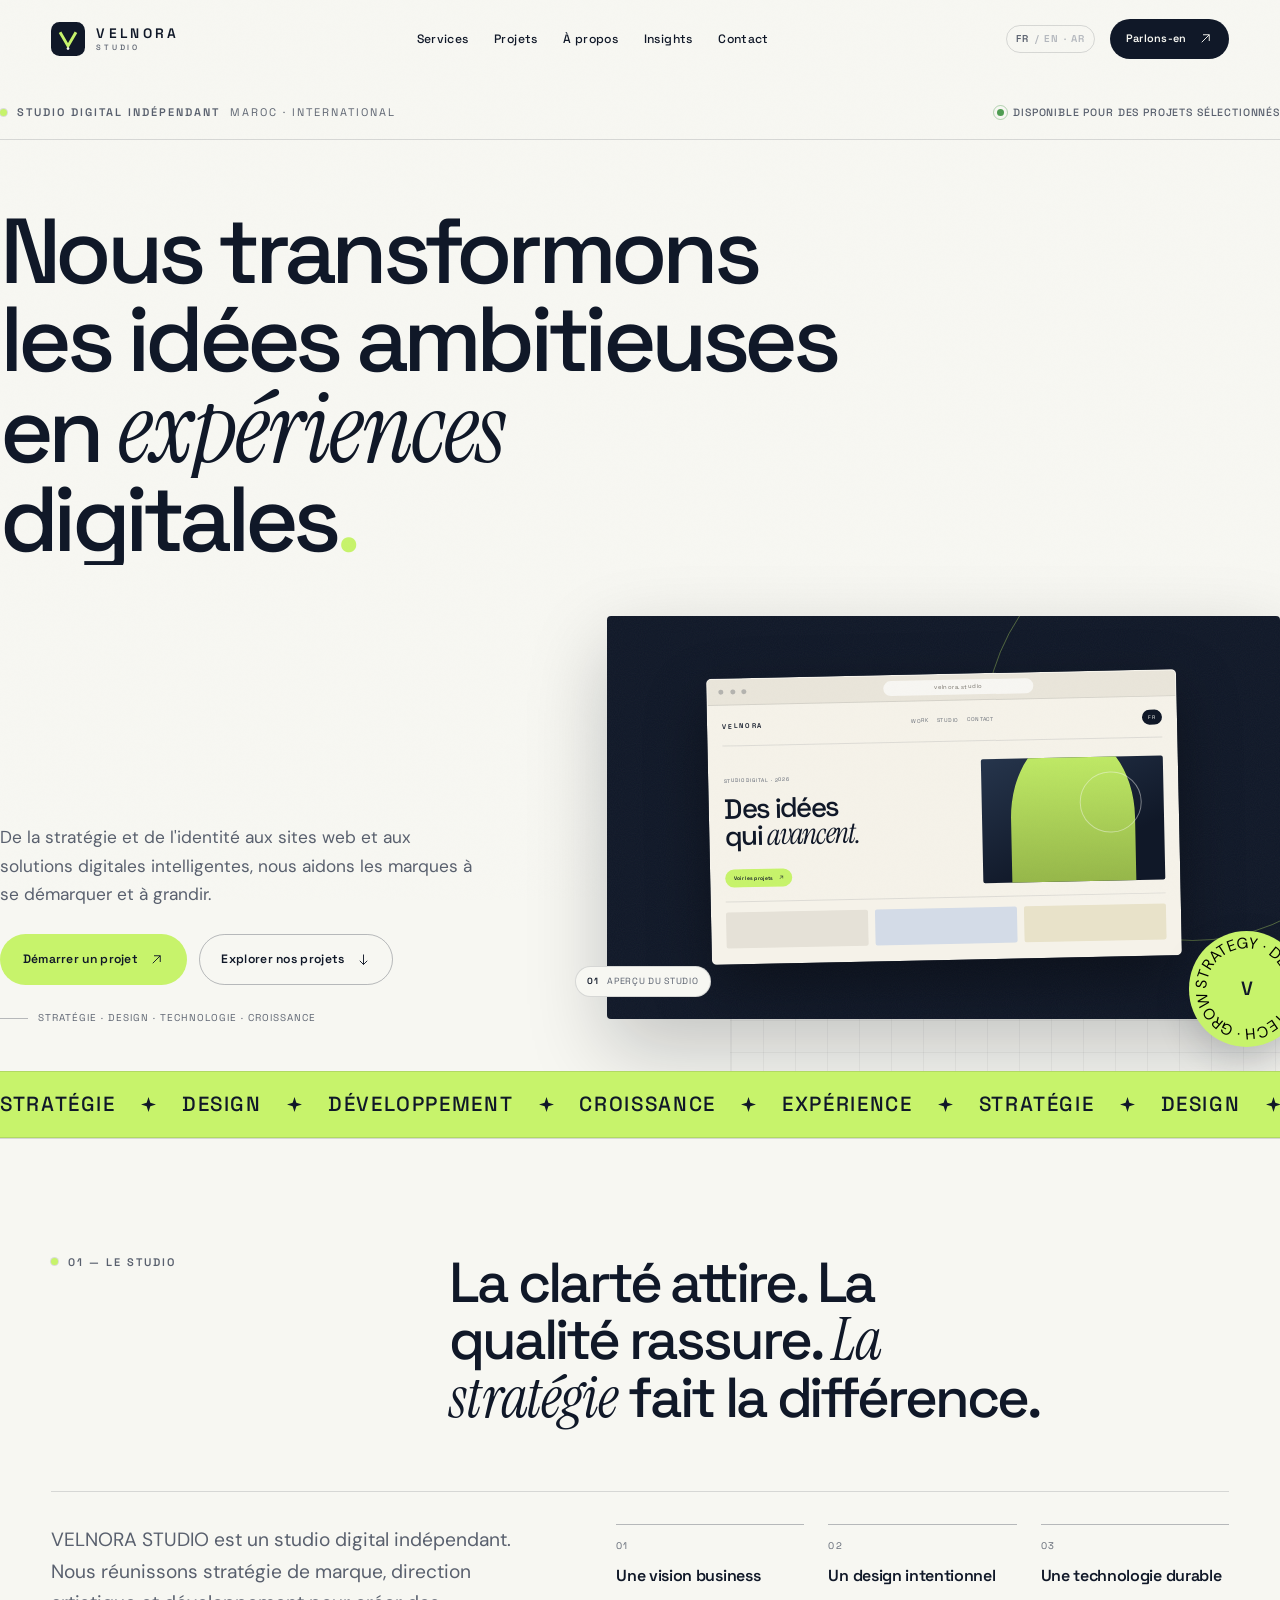
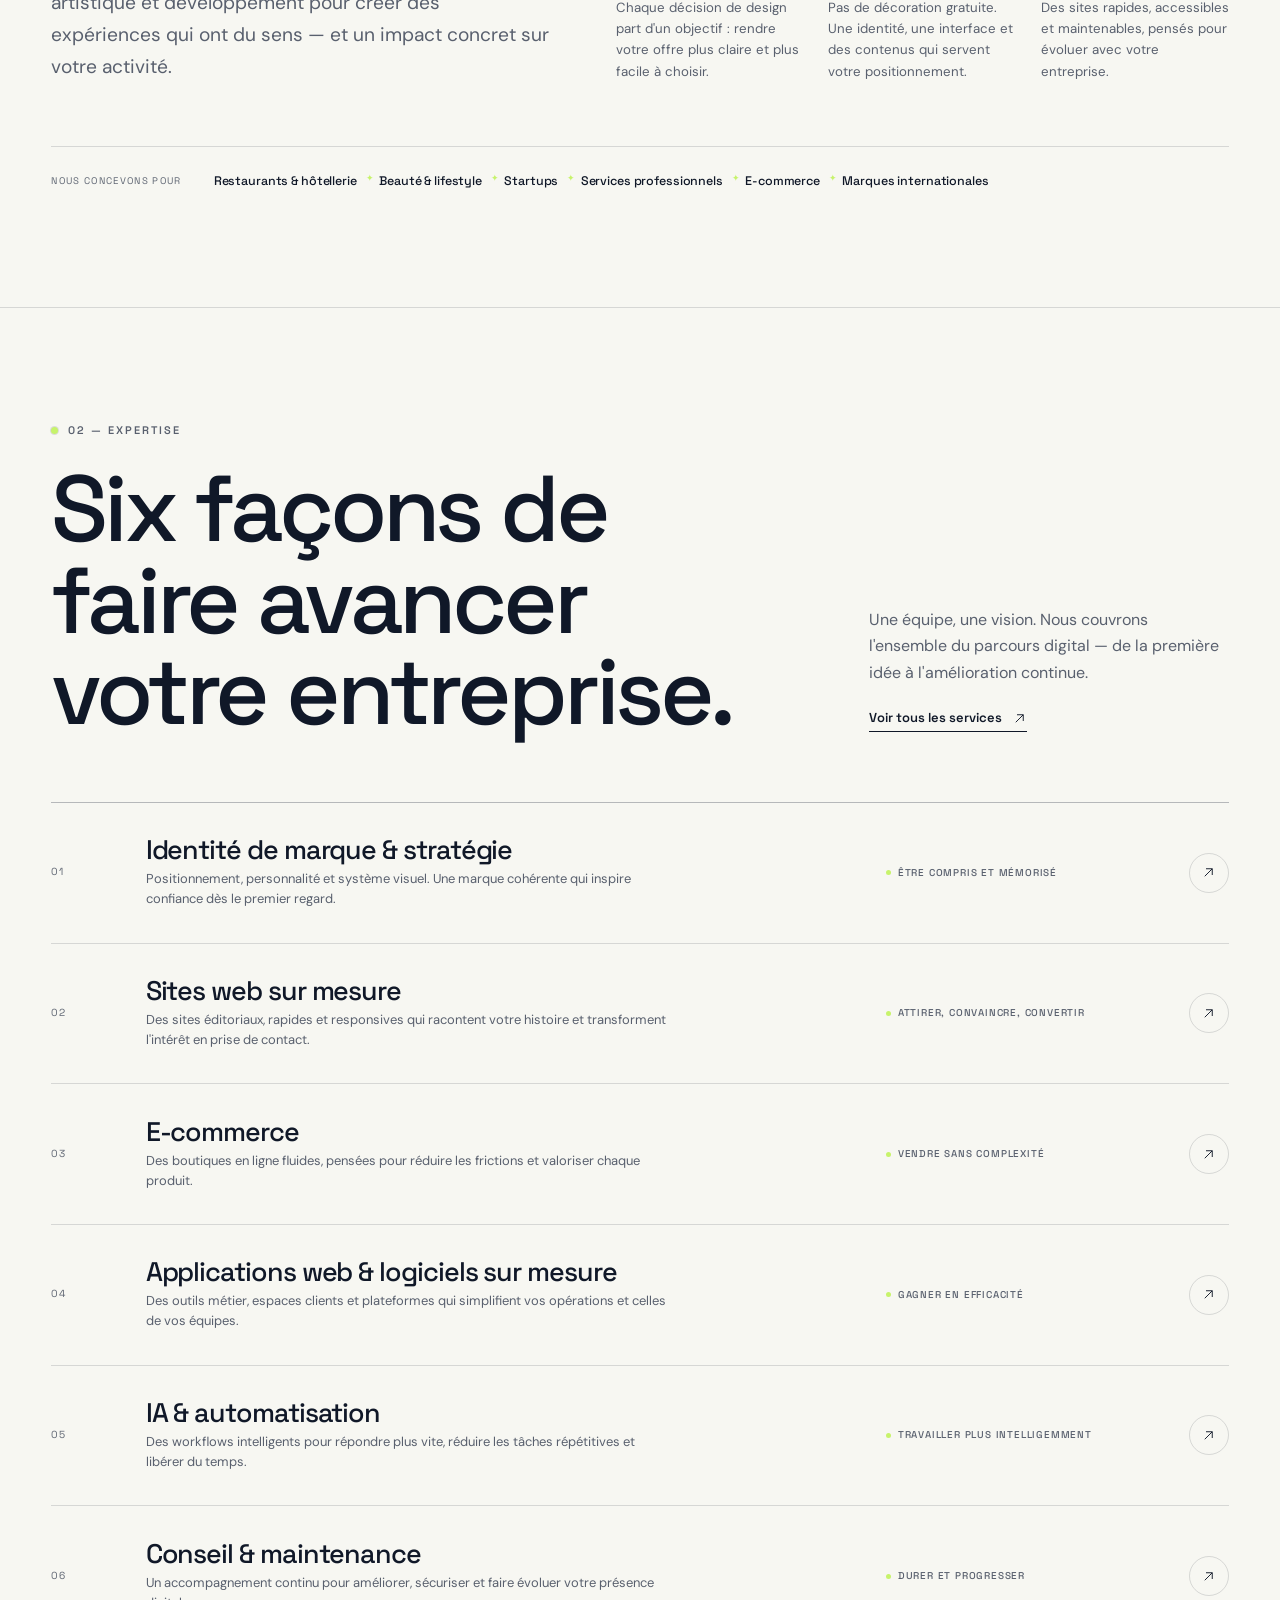
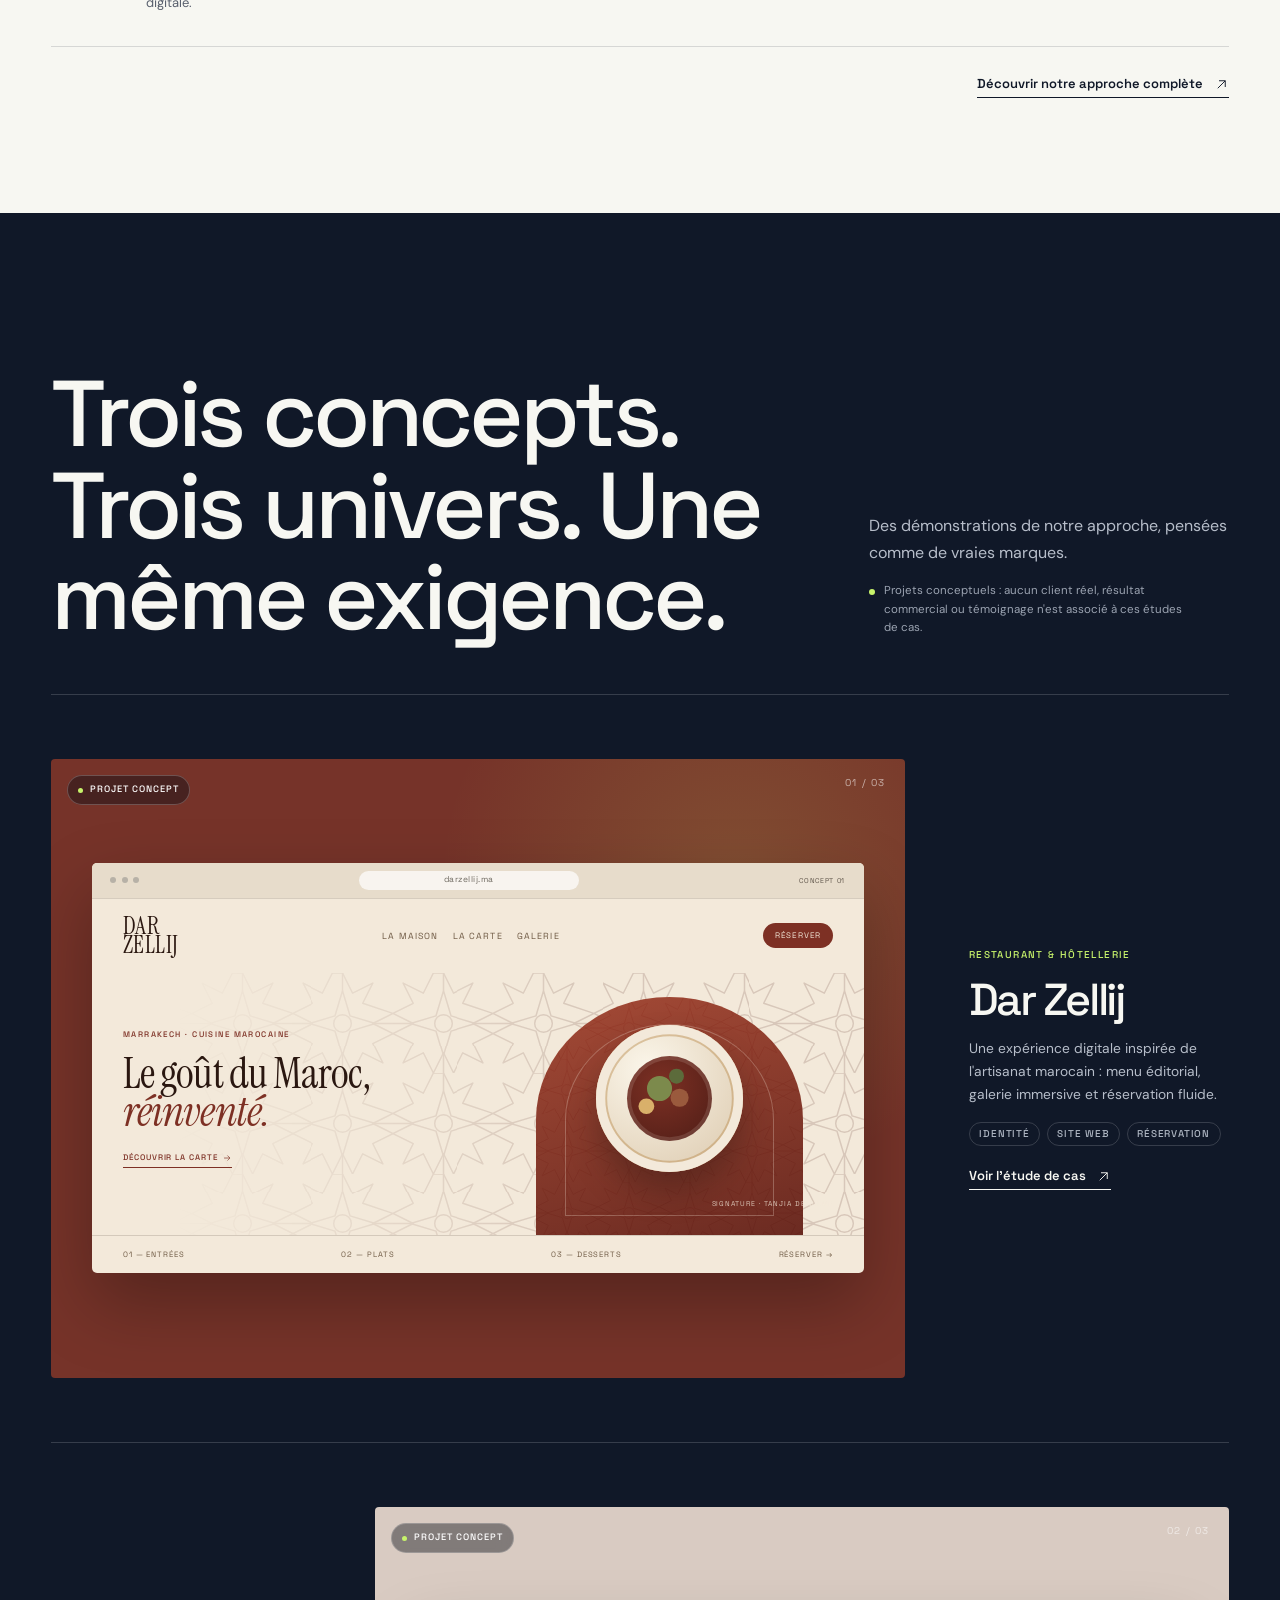
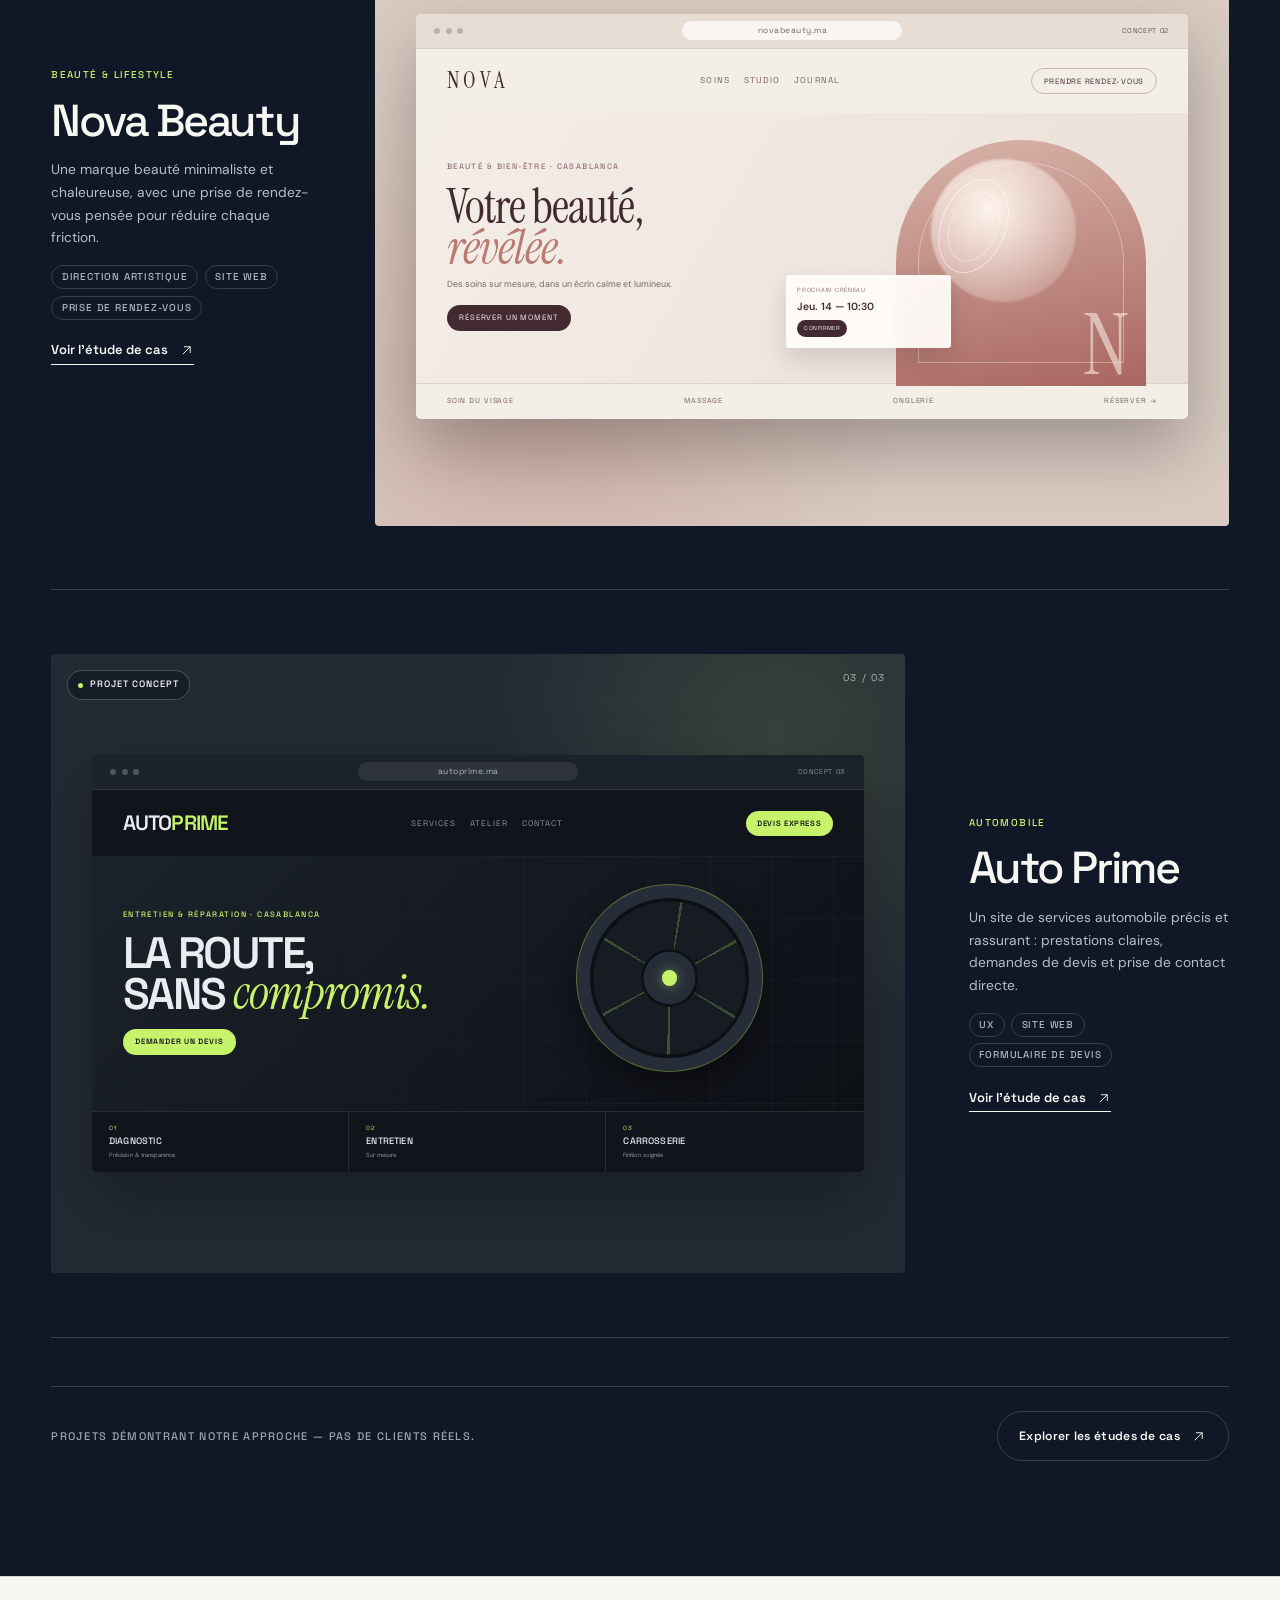
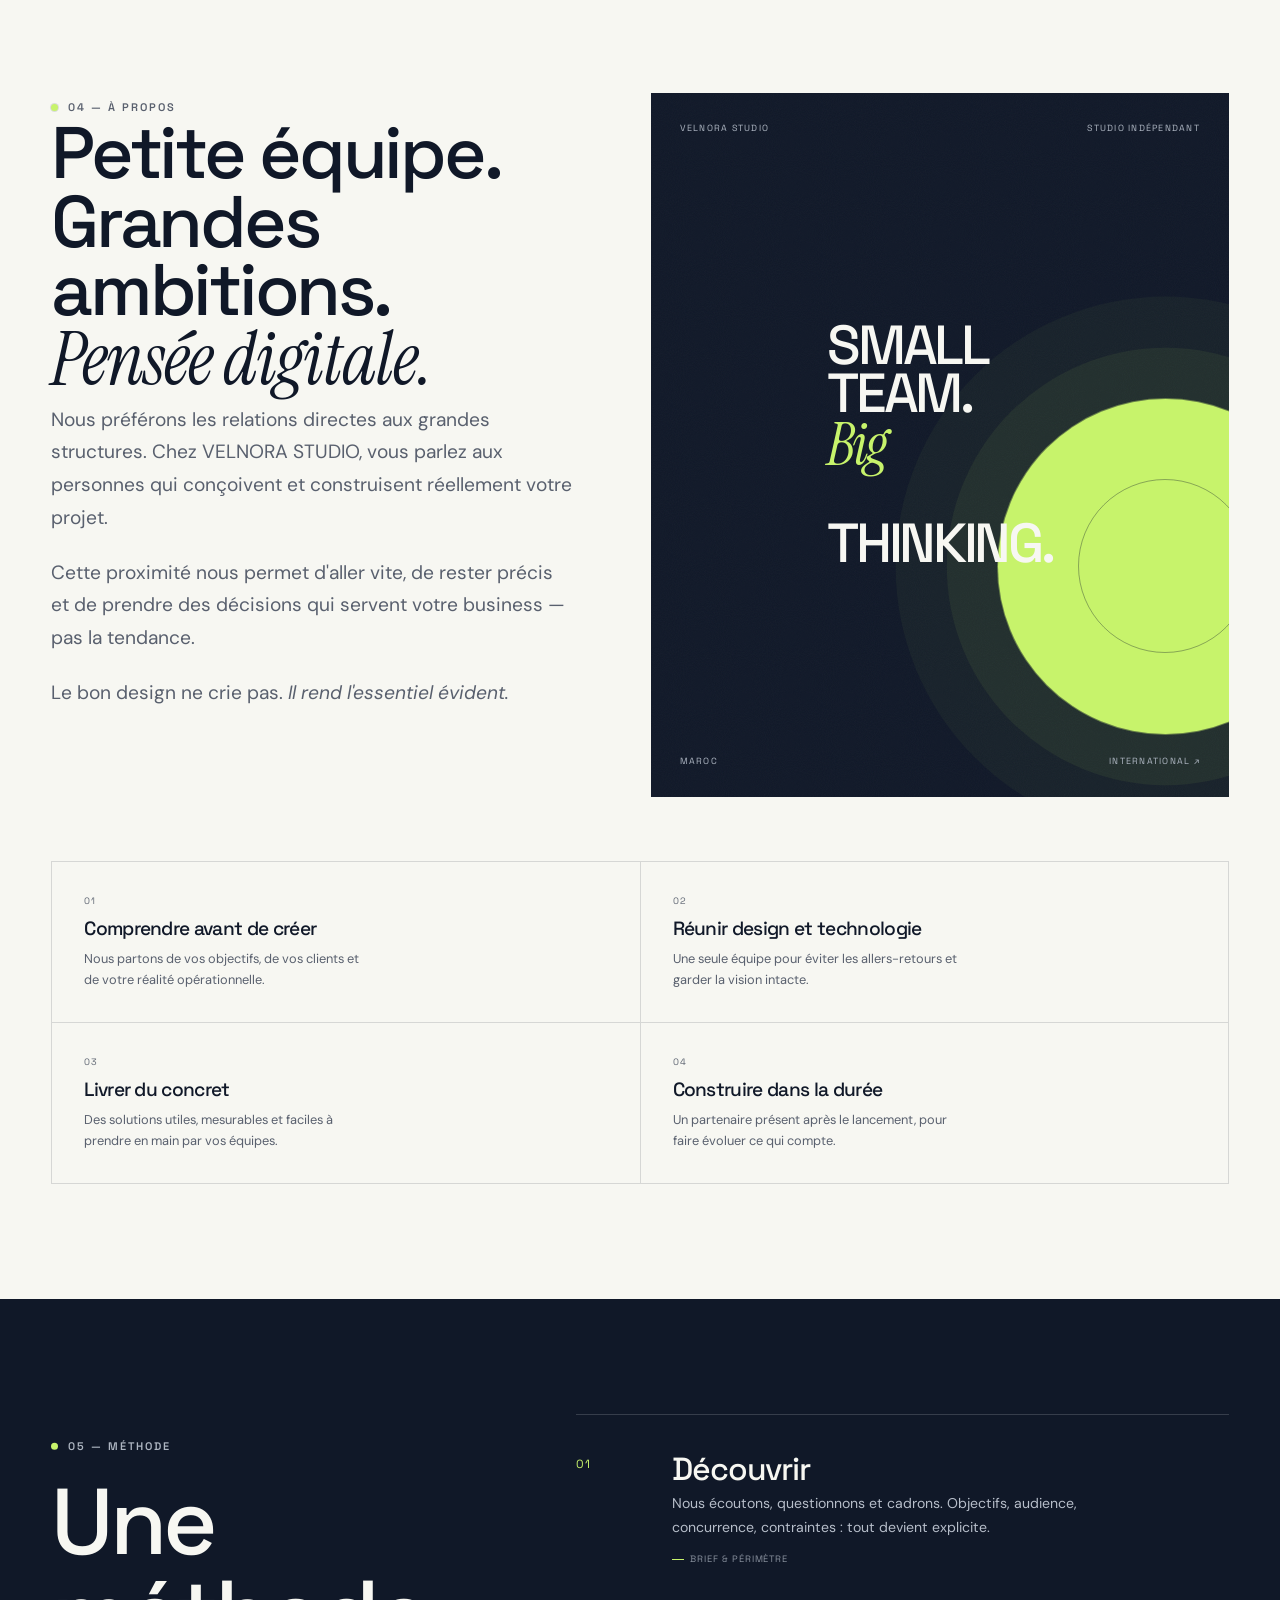
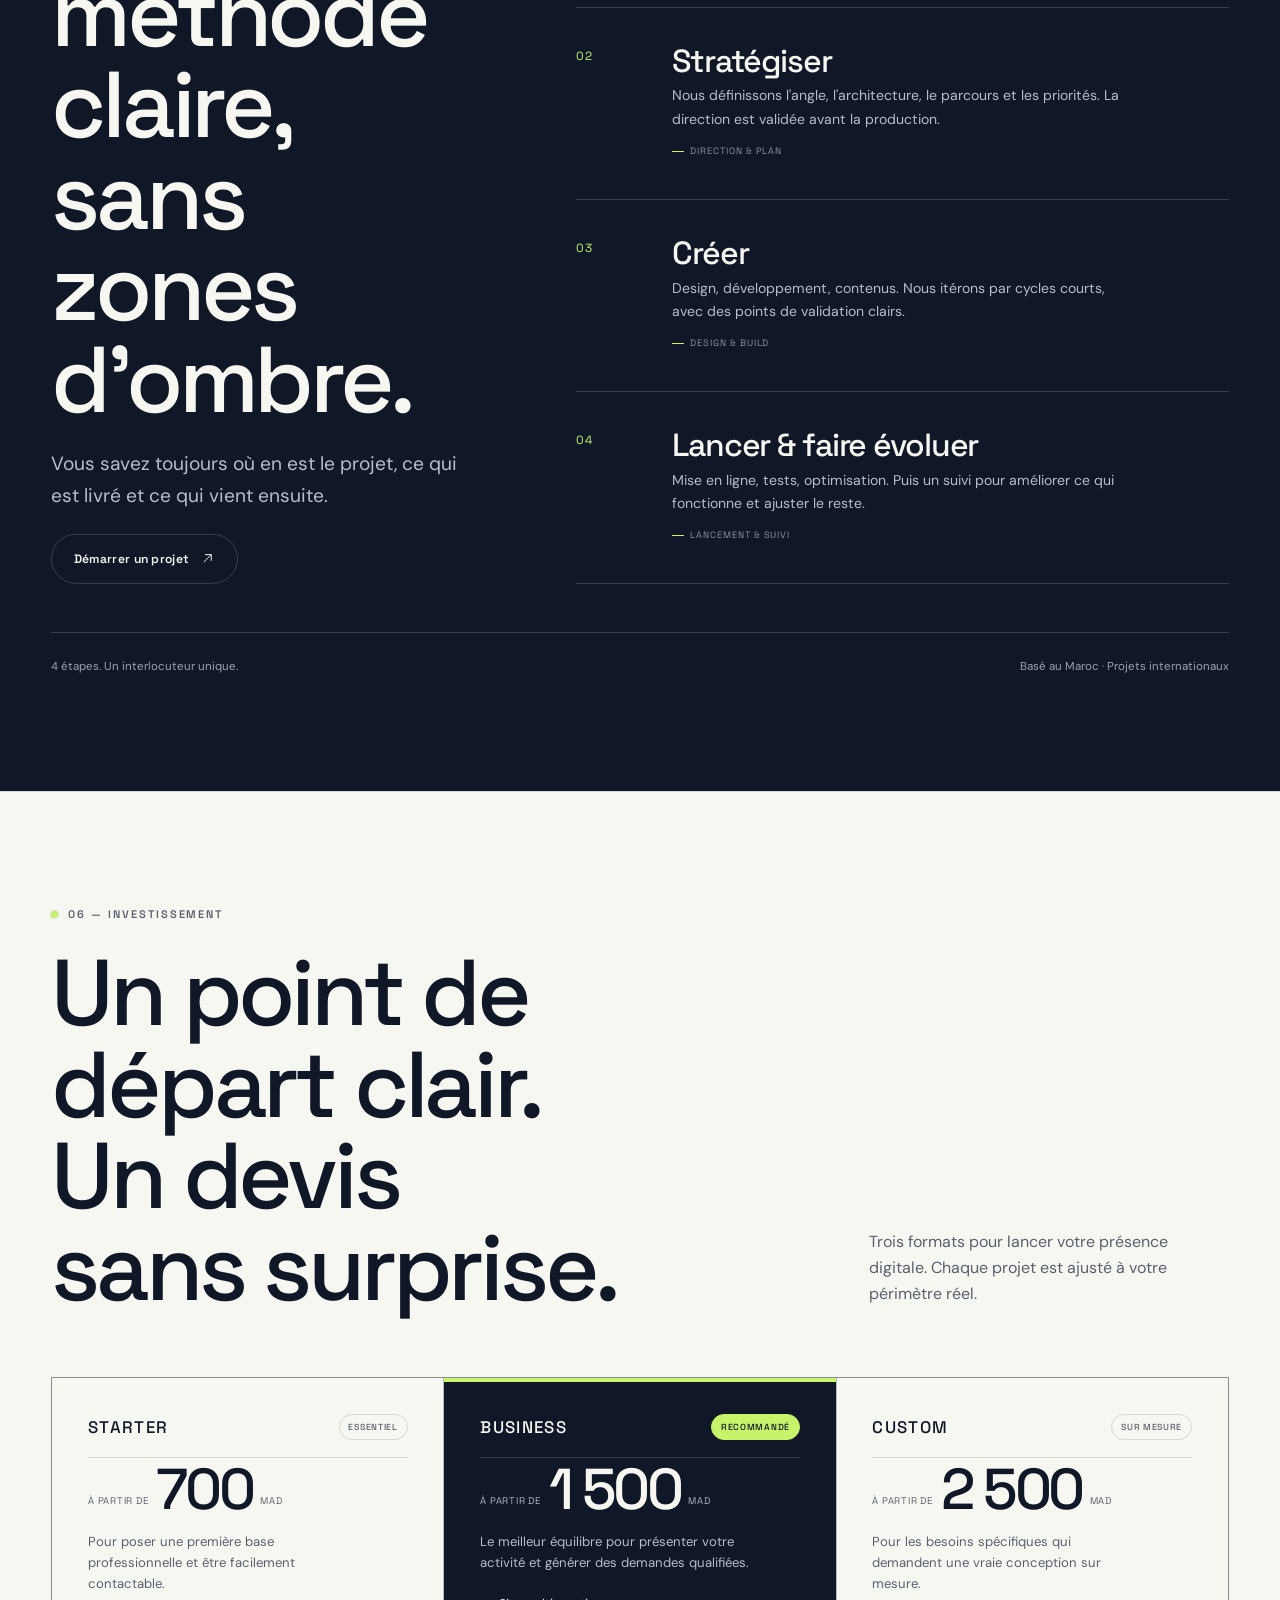
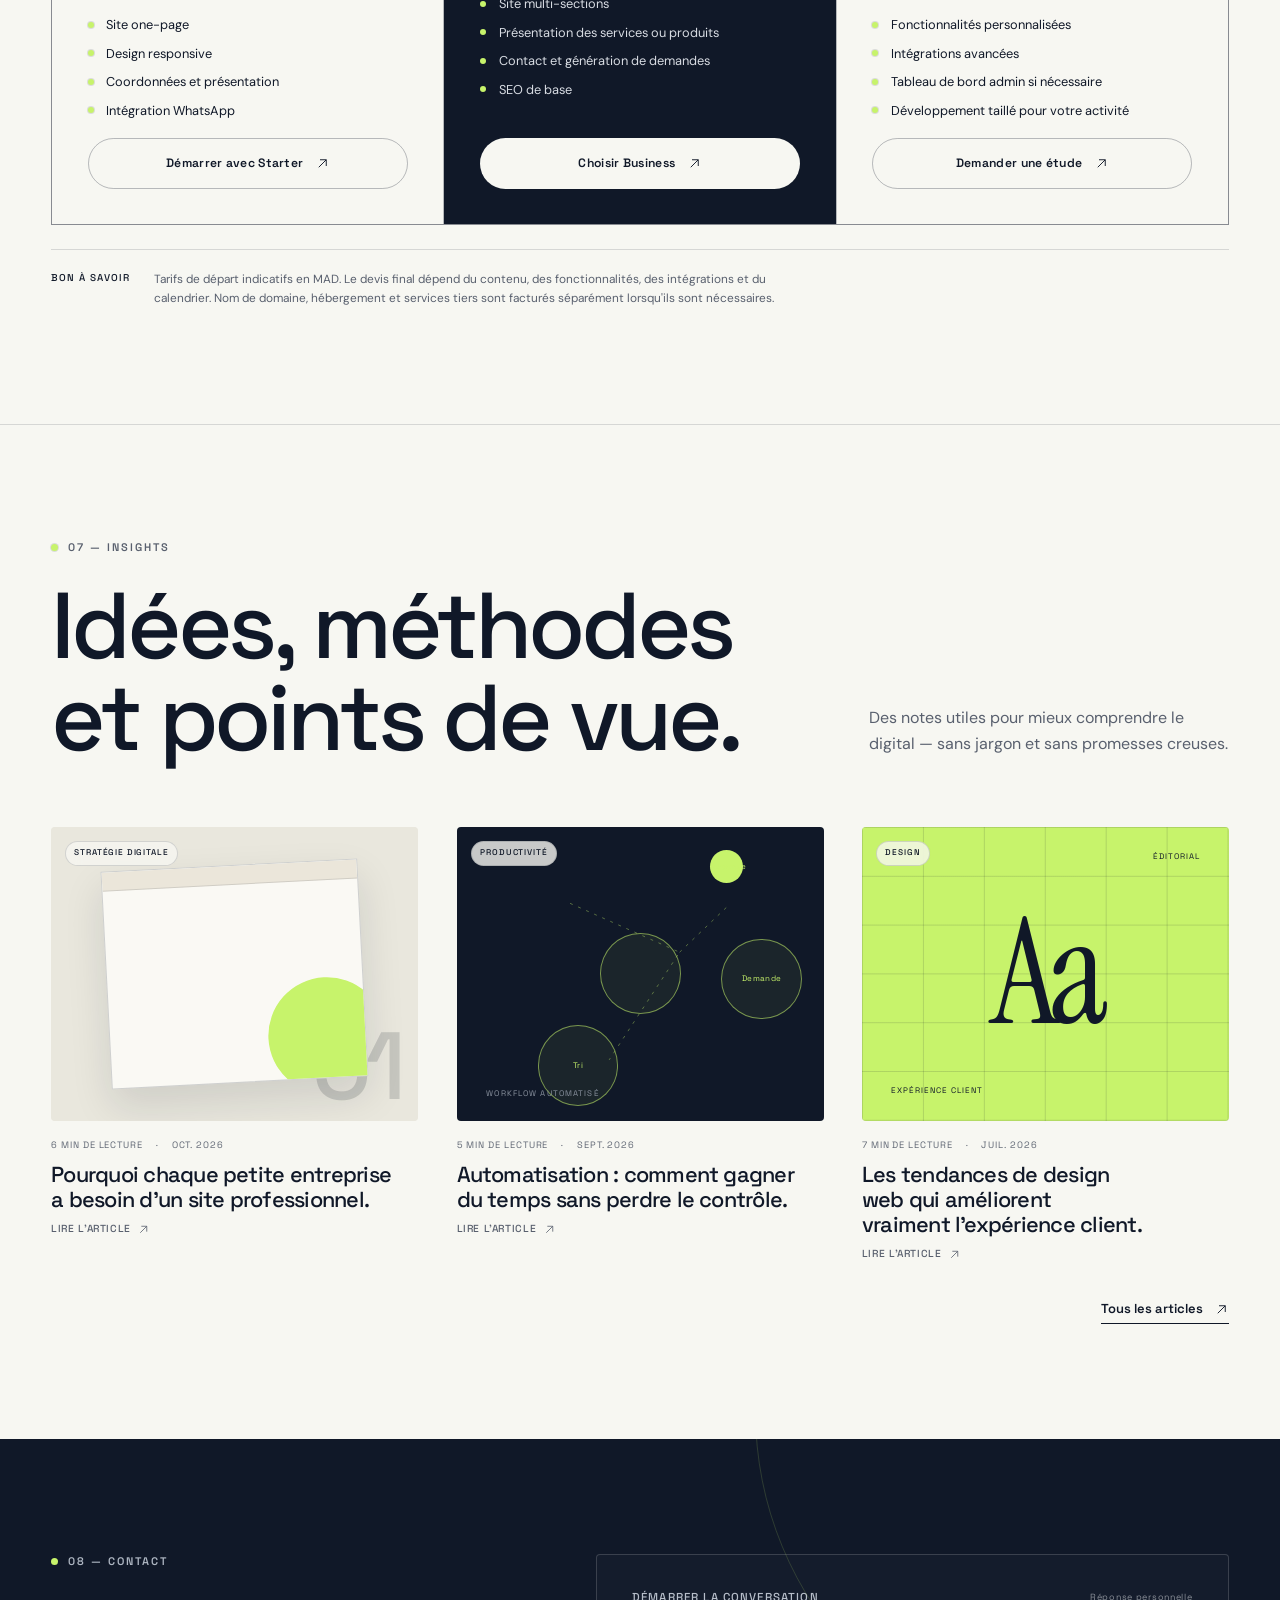
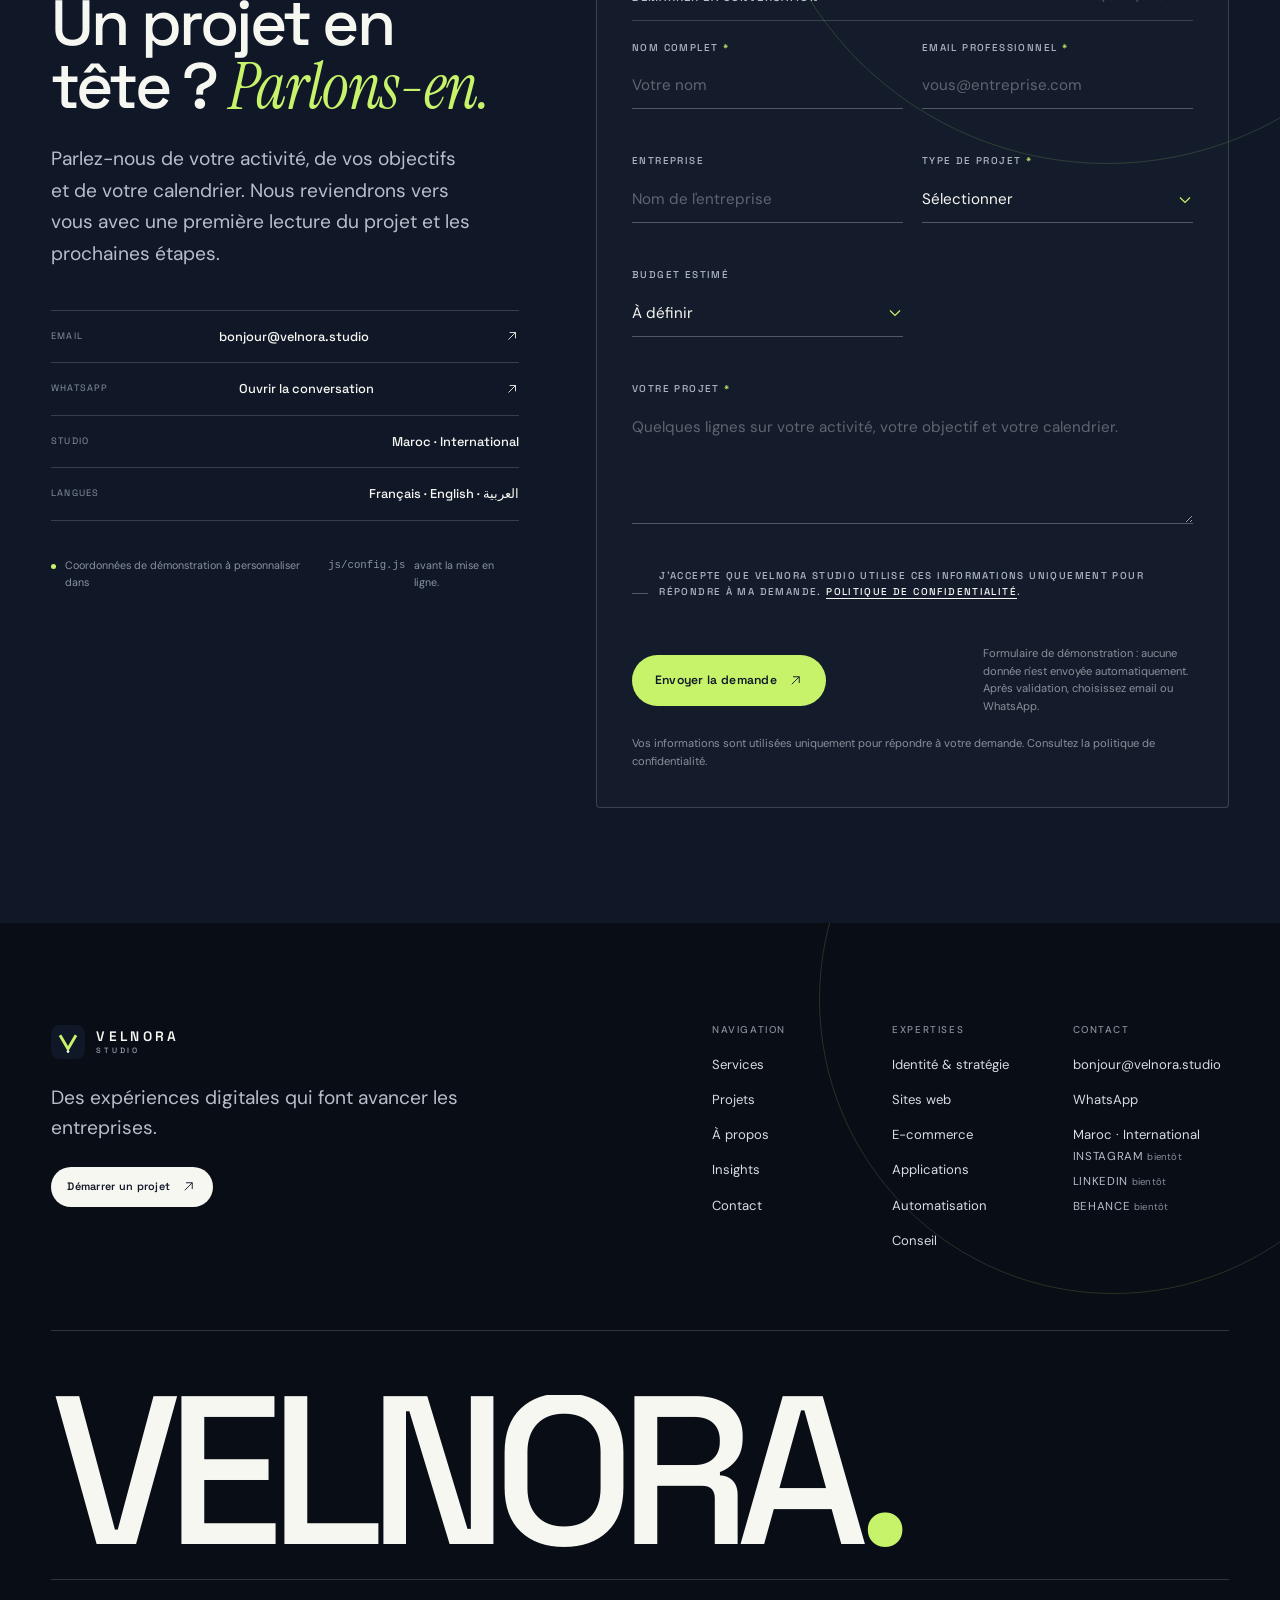
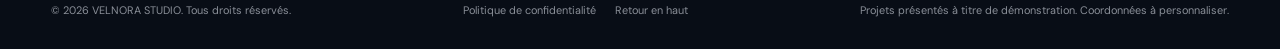
<file: index.html>
<!doctype html>
<html lang="fr" dir="ltr">
<head>
  <meta charset="utf-8">
  <meta name="viewport" content="width=device-width, initial-scale=1">
  <title>VELNORA STUDIO — Studio digital premium au Maroc</title>
  <meta name="description" content="Studio digital indépendant au Maroc. Stratégie, identité, sites web, e-commerce, applications et automatisation pour les marques qui veulent avancer.">
  <meta name="author" content="VELNORA STUDIO">
  <meta name="theme-color" content="#101828">
  <meta name="color-scheme" content="light">
  <meta name="robots" content="index, follow">
  <link rel="canonical" href="https://velnora.studio/">

  <meta property="og:type" content="website">
  <meta property="og:site_name" content="VELNORA STUDIO">
  <meta property="og:locale" content="fr_FR">
  <meta property="og:title" content="VELNORA STUDIO — Des expériences digitales qui font avancer les entreprises">
  <meta property="og:description" content="Stratégie, design et technologie pour des marques plus claires, plus désirables et plus faciles à choisir.">
  <meta property="og:url" content="https://velnora.studio/">
  <meta property="og:image" content="https://velnora.studio/assets/og-image.png">
  <meta property="og:image:width" content="1200">
  <meta property="og:image:height" content="630">
  <meta property="og:image:alt" content="VELNORA STUDIO — Digital experiences that move businesses forward.">
  <meta name="twitter:card" content="summary_large_image">
  <meta name="twitter:title" content="VELNORA STUDIO — Studio digital premium">
  <meta name="twitter:description" content="Stratégie, identité, sites web et automatisation pour les entreprises ambitieuses.">
  <meta name="twitter:image" content="https://velnora.studio/assets/og-image.png">

  <link rel="icon" href="assets/favicon.svg" type="image/svg+xml">
  <link rel="apple-touch-icon" href="assets/apple-touch-icon.png">
  <link rel="manifest" href="site.webmanifest">
  <link rel="preconnect" href="https://fonts.googleapis.com">
  <link rel="preconnect" href="https://fonts.gstatic.com" crossorigin>
  <link href="https://fonts.googleapis.com/css2?family=DM+Sans:wght@400;500;600;700&family=Instrument+Serif:ital@0;1&family=Space+Grotesk:wght@400;500;600;700&display=swap" rel="stylesheet">
  <link rel="stylesheet" href="css/tokens.css">
  <link rel="stylesheet" href="css/base.css">
  <link rel="stylesheet" href="css/components.css">
  <link rel="stylesheet" href="css/mockups.css">
  <link rel="stylesheet" href="css/sections.css">
  <link rel="stylesheet" href="css/responsive.css">

  <script type="application/ld+json">
  {
    "@context": "https://schema.org",
    "@type": "Organization",
    "name": "VELNORA STUDIO",
    "url": "https://velnora.studio/",
    "logo": "https://velnora.studio/assets/logo-horizontal.svg",
    "description": "Studio digital indépendant spécialisé en stratégie de marque, sites web, e-commerce, applications et automatisation.",
    "areaServed": "Worldwide",
    "knowsLanguage": ["fr", "en", "ar"]
  }
  </script>
</head>
<body>
  <a class="skip-link" href="#main">Aller au contenu</a>

  <header class="site-header" data-header>
    <div class="container site-header__inner">
      <a class="brand" href="index.html" aria-label="VELNORA STUDIO — Accueil">
        <span class="brand__mark" aria-hidden="true">
          <svg viewBox="0 0 64 64" fill="none"><rect width="64" height="64" rx="16" fill="#101828"/><path d="M17 19.5 32 45l15-25.5" stroke="#C7F36B" stroke-width="5.5"/><circle cx="32" cy="50" r="2.5" fill="#F7F7F2"/></svg>
        </span>
        <span class="brand__type">
          <span class="brand__name" data-brand="name">VELNORA</span>
          <span class="brand__suffix" data-brand="suffix">STUDIO</span>
        </span>
      </a>

      <nav class="primary-nav" aria-label="Navigation principale">
        <ul>
          <li><a href="services.html">Services</a></li>
          <li><a href="work.html">Projets</a></li>
          <li><a href="#about">À propos</a></li>
          <li><a href="insights.html">Insights</a></li>
          <li><a href="#contact">Contact</a></li>
        </ul>
      </nav>

      <div class="header-actions">
        <span class="lang-switch" title="Français — English et العربية bientôt disponibles" aria-label="Langue actuelle : français. English et العربية bientôt disponibles.">FR <span class="lang-switch__muted">/ EN · AR</span></span>
        <a class="btn btn--dark btn--small header-cta" href="#contact">
          Parlons-en
          <svg viewBox="0 0 24 24" fill="none" aria-hidden="true"><path d="M6 18 18 6M8 6h10v10" stroke="currentColor" stroke-width="1.5"/></svg>
        </a>
        <button class="menu-toggle" type="button" data-menu-toggle aria-expanded="false" aria-controls="mobile-menu">
          Menu
          <span class="menu-toggle__bars" aria-hidden="true"></span>
        </button>
      </div>
    </div>
    <div class="scroll-progress" data-scroll-progress aria-hidden="true"></div>
  </header>

  <div class="mobile-menu" id="mobile-menu" data-mobile-menu role="dialog" aria-modal="true" aria-label="Menu principal" hidden>
    <nav class="mobile-menu__nav" aria-label="Navigation mobile">
      <ul>
        <li><a class="mobile-menu__link" href="services.html"><span>01</span>Services</a></li>
        <li><a class="mobile-menu__link" href="work.html"><span>02</span>Projets</a></li>
        <li><a class="mobile-menu__link" href="#about"><span>03</span>À propos</a></li>
        <li><a class="mobile-menu__link" href="insights.html"><span>04</span>Insights</a></li>
        <li><a class="mobile-menu__link" href="#contact"><span>05</span>Contact</a></li>
      </ul>
    </nav>
    <div class="mobile-menu__footer">
      <p>Un projet en tête ? Écrivez-nous directement.</p>
      <a href="mailto:bonjour@velnora.studio" data-email>bonjour@velnora.studio</a>
      <a href="https://wa.me/" data-whatsapp>WhatsApp</a>
      <p><span data-location>Maroc · International</span> · Français · English · العربية</p>
      <p class="meta">FR · EN / AR bientôt</p>
    </div>
  </div>

  <main id="main">
    <!-- Hero -->
    <section class="hero" id="top" aria-labelledby="hero-title">
      <div class="container hero__inner">
        <div class="hero__meta">
          <p class="eyebrow">Studio digital indépendant <span>Maroc · International</span></p>
          <p class="availability">
            <span class="availability__dot" aria-hidden="true"></span>
            <span data-availability>Disponible pour des projets sélectionnés</span>
          </p>
        </div>

        <h1 class="hero__title" id="hero-title">
          <span class="hero__line"><span>Nous transformons</span></span>
          <span class="hero__line"><span>les idées ambitieuses</span></span>
          <span class="hero__line"><span>en <em>expériences</em></span></span>
          <span class="hero__line"><span>digitales<span class="hero__dot">.</span></span></span>
        </h1>

        <div class="hero__bottom">
          <div class="hero__copy">
            <p class="hero__lead">De la stratégie et de l'identité aux sites web et aux solutions digitales intelligentes, nous aidons les marques à se démarquer et à grandir.</p>
            <div class="btn-row hero__actions">
              <a class="btn" href="#contact">
                Démarrer un projet
                <svg viewBox="0 0 24 24" fill="none" aria-hidden="true"><path d="M6 18 18 6M8 6h10v10" stroke="currentColor" stroke-width="1.5"/></svg>
              </a>
              <a class="btn btn--ghost" href="#work">
                Explorer nos projets
                <svg viewBox="0 0 24 24" fill="none" aria-hidden="true"><path d="M12 4v16m0 0 6-6m-6 6-6-6" stroke="currentColor" stroke-width="1.5"/></svg>
              </a>
            </div>
            <p class="hero__micro">Stratégie · Design · Technologie · Croissance</p>
          </div>

          <div class="hero__visual" aria-label="Composition visuelle : aperçu d'une expérience digitale conçue par VELNORA STUDIO">
            <div class="hero__visual-grid" aria-hidden="true"></div>
            <div class="hero__canvas" aria-hidden="true">
              <div class="hero-browser">
                <div class="hero-browser__bar"><i></i><i></i><i></i><span>velnora.studio</span></div>
                <div class="hero-site">
                  <div class="hero-site__nav">
                    <span class="hero-site__logo">VELNORA</span>
                    <span class="hero-site__links"><span>Work</span><span>Studio</span><span>Contact</span></span>
                    <span class="hero-site__badge">FR</span>
                  </div>
                  <div class="hero-site__body">
                    <div>
                      <span class="hero-site__kicker">Studio digital · 2026</span>
                      <p class="hero-site__title">Des idées<br>qui <em>avancent.</em></p>
                      <span class="hero-site__line"></span>
                      <span class="hero-site__line hero-site__line--short"></span>
                      <span class="hero-site__cta">Voir les projets <svg viewBox="0 0 24 24" fill="none"><path d="M6 18 18 6M8 6h10v10" stroke="currentColor" stroke-width="2"/></svg></span>
                    </div>
                    <div class="hero-site__art"></div>
                  </div>
                  <div class="hero-site__strip"><span class="hero-site__tile"></span><span class="hero-site__tile"></span><span class="hero-site__tile"></span></div>
                </div>
              </div>
            </div>
            <div class="hero__note"><span>01</span> Aperçu du studio</div>
            <div class="hero__seal" aria-hidden="true">
              <svg viewBox="0 0 120 120">
                <defs><path id="seal-path" d="M60,60 m-42,0 a42,42 0 1,1 84,0 a42,42 0 1,1 -84,0"/></defs>
                <text><textPath href="#seal-path" startOffset="0">STRATEGY · DESIGN · TECH · GROWTH · </textPath></text>
              </svg>
              <span class="hero__seal-core">V</span>
            </div>
          </div>
        </div>
      </div>
    </section>

    <!-- Ticker -->
    <div class="ticker" role="group" aria-label="Stratégie, design, technologie, croissance">
      <div class="ticker__track" aria-hidden="true">
        <div class="ticker__group">
          <span class="ticker__item">Stratégie <svg class="star-mark" viewBox="0 0 18 18" fill="currentColor"><path d="M9 0l2.2 6.8L18 9l-6.8 2.2L9 18l-2.2-6.8L0 9l6.8-2.2z"/></svg></span>
          <span class="ticker__item">Design <svg class="star-mark" viewBox="0 0 18 18" fill="currentColor"><path d="M9 0l2.2 6.8L18 9l-6.8 2.2L9 18l-2.2-6.8L0 9l6.8-2.2z"/></svg></span>
          <span class="ticker__item">Développement <svg class="star-mark" viewBox="0 0 18 18" fill="currentColor"><path d="M9 0l2.2 6.8L18 9l-6.8 2.2L9 18l-2.2-6.8L0 9l6.8-2.2z"/></svg></span>
          <span class="ticker__item">Croissance <svg class="star-mark" viewBox="0 0 18 18" fill="currentColor"><path d="M9 0l2.2 6.8L18 9l-6.8 2.2L9 18l-2.2-6.8L0 9l6.8-2.2z"/></svg></span>
          <span class="ticker__item">Expérience <svg class="star-mark" viewBox="0 0 18 18" fill="currentColor"><path d="M9 0l2.2 6.8L18 9l-6.8 2.2L9 18l-2.2-6.8L0 9l6.8-2.2z"/></svg></span>
        </div>
        <div class="ticker__group">
          <span class="ticker__item">Stratégie <svg class="star-mark" viewBox="0 0 18 18" fill="currentColor"><path d="M9 0l2.2 6.8L18 9l-6.8 2.2L9 18l-2.2-6.8L0 9l6.8-2.2z"/></svg></span>
          <span class="ticker__item">Design <svg class="star-mark" viewBox="0 0 18 18" fill="currentColor"><path d="M9 0l2.2 6.8L18 9l-6.8 2.2L9 18l-2.2-6.8L0 9l6.8-2.2z"/></svg></span>
          <span class="ticker__item">Développement <svg class="star-mark" viewBox="0 0 18 18" fill="currentColor"><path d="M9 0l2.2 6.8L18 9l-6.8 2.2L9 18l-2.2-6.8L0 9l6.8-2.2z"/></svg></span>
          <span class="ticker__item">Croissance <svg class="star-mark" viewBox="0 0 18 18" fill="currentColor"><path d="M9 0l2.2 6.8L18 9l-6.8 2.2L9 18l-2.2-6.8L0 9l6.8-2.2z"/></svg></span>
          <span class="ticker__item">Expérience <svg class="star-mark" viewBox="0 0 18 18" fill="currentColor"><path d="M9 0l2.2 6.8L18 9l-6.8 2.2L9 18l-2.2-6.8L0 9l6.8-2.2z"/></svg></span>
        </div>
      </div>
    </div>

    <!-- Manifesto -->
    <section class="section manifesto" aria-labelledby="manifesto-title">
      <div class="container">
        <div class="manifesto__top">
          <p class="eyebrow" data-reveal>01 — Le studio</p>
          <h2 class="manifesto__statement" id="manifesto-title" data-reveal>La clarté attire. La qualité rassure. <em>La stratégie</em> fait la différence.</h2>
        </div>
        <div class="manifesto__body">
          <p class="lead" data-reveal>VELNORA STUDIO est un studio digital indépendant. Nous réunissons stratégie de marque, direction artistique et développement pour créer des expériences qui ont du sens — et un impact concret sur votre activité.</p>
          <div class="manifesto__principles">
            <article class="principle" data-reveal>
              <span class="principle__num">01</span>
              <h3>Une vision business</h3>
              <p>Chaque décision de design part d'un objectif : rendre votre offre plus claire et plus facile à choisir.</p>
            </article>
            <article class="principle" data-reveal>
              <span class="principle__num">02</span>
              <h3>Un design intentionnel</h3>
              <p>Pas de décoration gratuite. Une identité, une interface et des contenus qui servent votre positionnement.</p>
            </article>
            <article class="principle" data-reveal>
              <span class="principle__num">03</span>
              <h3>Une technologie durable</h3>
              <p>Des sites rapides, accessibles et maintenables, pensés pour évoluer avec votre entreprise.</p>
            </article>
          </div>
        </div>
        <div class="sectors" data-reveal aria-label="Secteurs d'intervention">
          <span class="sectors__label">Nous concevons pour</span>
          <span class="sectors__item">Restaurants &amp; hôtellerie</span>
          <span class="sectors__item">Beauté &amp; lifestyle</span>
          <span class="sectors__item">Startups</span>
          <span class="sectors__item">Services professionnels</span>
          <span class="sectors__item">E-commerce</span>
          <span class="sectors__item">Marques internationales</span>
        </div>
      </div>
    </section>

    <!-- Services -->
    <section class="section services" id="services" aria-labelledby="services-title">
      <div class="container">
        <div class="section-head">
          <div class="section-head__main">
            <p class="eyebrow" data-reveal>02 — Expertise</p>
            <h2 id="services-title" data-reveal>Six façons de faire avancer votre entreprise.</h2>
          </div>
          <div class="section-head__aside" data-reveal>
            <p class="lead">Une équipe, une vision. Nous couvrons l'ensemble du parcours digital — de la première idée à l'amélioration continue.</p>
            <a class="text-link" href="services.html">Voir tous les services
              <svg viewBox="0 0 24 24" fill="none" aria-hidden="true"><path d="M6 18 18 6M8 6h10v10" stroke="currentColor" stroke-width="1.5"/></svg>
            </a>
          </div>
        </div>

        <div class="service-list">
          <a class="service-row" href="services.html#identite" data-reveal>
            <span class="service-row__num">01</span>
            <div class="service-row__body">
              <h3>Identité de marque &amp; stratégie</h3>
              <p>Positionnement, personnalité et système visuel. Une marque cohérente qui inspire confiance dès le premier regard.</p>
            </div>
            <span class="service-row__value">Être compris et mémorisé</span>
            <span class="service-row__arrow" aria-hidden="true"><svg viewBox="0 0 24 24" fill="none"><path d="M6 18 18 6M8 6h10v10" stroke="currentColor" stroke-width="1.5"/></svg></span>
          </a>
          <a class="service-row" href="services.html#sites-web" data-reveal>
            <span class="service-row__num">02</span>
            <div class="service-row__body">
              <h3>Sites web sur mesure</h3>
              <p>Des sites éditoriaux, rapides et responsives qui racontent votre histoire et transforment l'intérêt en prise de contact.</p>
            </div>
            <span class="service-row__value">Attirer, convaincre, convertir</span>
            <span class="service-row__arrow" aria-hidden="true"><svg viewBox="0 0 24 24" fill="none"><path d="M6 18 18 6M8 6h10v10" stroke="currentColor" stroke-width="1.5"/></svg></span>
          </a>
          <a class="service-row" href="services.html#ecommerce" data-reveal>
            <span class="service-row__num">03</span>
            <div class="service-row__body">
              <h3>E-commerce</h3>
              <p>Des boutiques en ligne fluides, pensées pour réduire les frictions et valoriser chaque produit.</p>
            </div>
            <span class="service-row__value">Vendre sans complexité</span>
            <span class="service-row__arrow" aria-hidden="true"><svg viewBox="0 0 24 24" fill="none"><path d="M6 18 18 6M8 6h10v10" stroke="currentColor" stroke-width="1.5"/></svg></span>
          </a>
          <a class="service-row" href="services.html#applications" data-reveal>
            <span class="service-row__num">04</span>
            <div class="service-row__body">
              <h3>Applications web &amp; logiciels sur mesure</h3>
              <p>Des outils métier, espaces clients et plateformes qui simplifient vos opérations et celles de vos équipes.</p>
            </div>
            <span class="service-row__value">Gagner en efficacité</span>
            <span class="service-row__arrow" aria-hidden="true"><svg viewBox="0 0 24 24" fill="none"><path d="M6 18 18 6M8 6h10v10" stroke="currentColor" stroke-width="1.5"/></svg></span>
          </a>
          <a class="service-row" href="services.html#automatisation" data-reveal>
            <span class="service-row__num">05</span>
            <div class="service-row__body">
              <h3>IA &amp; automatisation</h3>
              <p>Des workflows intelligents pour répondre plus vite, réduire les tâches répétitives et libérer du temps.</p>
            </div>
            <span class="service-row__value">Travailler plus intelligemment</span>
            <span class="service-row__arrow" aria-hidden="true"><svg viewBox="0 0 24 24" fill="none"><path d="M6 18 18 6M8 6h10v10" stroke="currentColor" stroke-width="1.5"/></svg></span>
          </a>
          <a class="service-row" href="services.html#conseil" data-reveal>
            <span class="service-row__num">06</span>
            <div class="service-row__body">
              <h3>Conseil &amp; maintenance</h3>
              <p>Un accompagnement continu pour améliorer, sécuriser et faire évoluer votre présence digitale.</p>
            </div>
            <span class="service-row__value">Durer et progresser</span>
            <span class="service-row__arrow" aria-hidden="true"><svg viewBox="0 0 24 24" fill="none"><path d="M6 18 18 6M8 6h10v10" stroke="currentColor" stroke-width="1.5"/></svg></span>
          </a>
        </div>
        <div class="services__foot">
          <a class="text-link" href="services.html">Découvrir notre approche complète
            <svg viewBox="0 0 24 24" fill="none" aria-hidden="true"><path d="M6 18 18 6M8 6h10v10" stroke="currentColor" stroke-width="1.5"/></svg>
          </a>
        </div>
      </div>
    </section>

    <!-- Selected work -->
    <section class="section work" id="work" aria-labelledby="work-title">
      <div class="container">
        <div class="section-head">
          <div class="section-head__main">
            <p class="eyebrow" data-reveal>03 — Projets sélectionnés</p>
            <h2 id="work-title" data-reveal>Trois concepts. Trois univers. Une même exigence.</h2>
          </div>
          <div class="section-head__aside" data-reveal>
            <p class="lead">Des démonstrations de notre approche, pensées comme de vraies marques.</p>
            <p class="work__disclaimer">Projets conceptuels : aucun client réel, résultat commercial ou témoignage n'est associé à ces études de cas.</p>
          </div>
        </div>

        <div class="work-list">
          <article class="project-card" data-reveal>
            <a class="project-card__visual project-card__visual--dar" href="work.html#dar-zellij">
              <span class="sr-only">Voir l'étude de cas conceptuelle Dar Zellij</span>
              <span class="concept-badge">Projet concept</span>
              <span class="project-card__index">01 / 03</span>
              <div class="mock mock--dar" aria-hidden="true">
                <div class="mock__chrome">
                  <span class="mock__dots"><i></i><i></i><i></i></span>
                  <span class="mock__url">darzellij.ma</span>
                  <span class="mock__live">Concept 01</span>
                </div>
                <div class="dar">
                  <div class="dar__nav">
                    <span class="dar__logo">DAR<br>ZELLIJ</span>
                    <span class="dar__links"><span>La maison</span><span>La carte</span><span>Galerie</span></span>
                    <span class="dar__nav-cta">Réserver</span>
                  </div>
                  <div class="dar__hero">
                    <div class="dar__pattern"></div>
                    <div class="dar__copy">
                      <span class="dar__kicker">Marrakech · Cuisine marocaine</span>
                      <p class="dar__title">Le goût du Maroc,<br><em>réinventé.</em></p>
                      <span class="dar__cta">Découvrir la carte <svg viewBox="0 0 24 24" fill="none"><path d="M5 12h14M13 6l6 6-6 6" stroke="currentColor" stroke-width="1.6"/></svg></span>
                    </div>
                    <div class="dar__visual">
                      <div class="dar__arch"></div>
                      <div class="dar__plate"></div>
                      <span class="dar__caption">Signature · Tanjia de bœuf</span>
                    </div>
                  </div>
                  <div class="dar__bottom"><span>01 — Entrées</span><span>02 — Plats</span><span>03 — Desserts</span><span>Réserver →</span></div>
                </div>
              </div>
            </a>
            <div class="project-card__info">
              <span class="project-card__category">Restaurant &amp; hôtellerie</span>
              <h3><a href="work.html#dar-zellij">Dar Zellij</a></h3>
              <p class="project-card__desc">Une expérience digitale inspirée de l'artisanat marocain : menu éditorial, galerie immersive et réservation fluide.</p>
              <div class="project-card__tags">
                <span class="tag">Identité</span>
                <span class="tag">Site web</span>
                <span class="tag">Réservation</span>
              </div>
              <a class="text-link project-card__link" href="work.html#dar-zellij">Voir l'étude de cas
                <svg viewBox="0 0 24 24" fill="none" aria-hidden="true"><path d="M6 18 18 6M8 6h10v10" stroke="currentColor" stroke-width="1.5"/></svg>
              </a>
            </div>
          </article>

          <article class="project-card project-card--reverse" data-reveal>
            <a class="project-card__visual project-card__visual--nova" href="work.html#nova-beauty">
              <span class="sr-only">Voir l'étude de cas conceptuelle Nova Beauty</span>
              <span class="concept-badge">Projet concept</span>
              <span class="project-card__index">02 / 03</span>
              <div class="mock mock--nova" aria-hidden="true">
                <div class="mock__chrome">
                  <span class="mock__dots"><i></i><i></i><i></i></span>
                  <span class="mock__url">novabeauty.ma</span>
                  <span class="mock__live">Concept 02</span>
                </div>
                <div class="nova">
                  <div class="nova__nav">
                    <span class="nova__logo">NOVA</span>
                    <span class="nova__links"><span>Soins</span><span>Studio</span><span>Journal</span></span>
                    <span class="nova__nav-cta">Prendre rendez-vous</span>
                  </div>
                  <div class="nova__hero">
                    <div class="nova__copy">
                      <span class="nova__kicker">Beauté &amp; bien-être · Casablanca</span>
                      <p class="nova__title">Votre beauté,<br><em>révélée.</em></p>
                      <p class="nova__sub">Des soins sur mesure, dans un écrin calme et lumineux.</p>
                      <span class="nova__cta">Réserver un moment</span>
                    </div>
                    <div class="nova__visual">
                      <div class="nova__arch"><span class="nova__glow"></span><span class="nova__petal"></span><span class="nova__monogram">N</span></div>
                      <div class="nova__card">
                        <span>Prochain créneau</span>
                        <strong>Jeu. 14 — 10:30</strong>
                        <em>Confirmer</em>
                      </div>
                    </div>
                  </div>
                  <div class="nova__strip"><span>Soin du visage</span><span>Massage</span><span>Onglerie</span><span>Réserver →</span></div>
                </div>
              </div>
            </a>
            <div class="project-card__info">
              <span class="project-card__category">Beauté &amp; lifestyle</span>
              <h3><a href="work.html#nova-beauty">Nova Beauty</a></h3>
              <p class="project-card__desc">Une marque beauté minimaliste et chaleureuse, avec une prise de rendez-vous pensée pour réduire chaque friction.</p>
              <div class="project-card__tags">
                <span class="tag">Direction artistique</span>
                <span class="tag">Site web</span>
                <span class="tag">Prise de rendez-vous</span>
              </div>
              <a class="text-link project-card__link" href="work.html#nova-beauty">Voir l'étude de cas
                <svg viewBox="0 0 24 24" fill="none" aria-hidden="true"><path d="M6 18 18 6M8 6h10v10" stroke="currentColor" stroke-width="1.5"/></svg>
              </a>
            </div>
          </article>

          <article class="project-card" data-reveal>
            <a class="project-card__visual project-card__visual--auto" href="work.html#auto-prime">
              <span class="sr-only">Voir l'étude de cas conceptuelle Auto Prime</span>
              <span class="concept-badge">Projet concept</span>
              <span class="project-card__index">03 / 03</span>
              <div class="mock mock--auto" aria-hidden="true">
                <div class="mock__chrome">
                  <span class="mock__dots"><i></i><i></i><i></i></span>
                  <span class="mock__url">autoprime.ma</span>
                  <span class="mock__live">Concept 03</span>
                </div>
                <div class="auto">
                  <div class="auto__nav">
                    <span class="auto__logo">AUTO<span>PRIME</span></span>
                    <span class="auto__links"><span>Services</span><span>Atelier</span><span>Contact</span></span>
                    <span class="auto__nav-cta">Devis express</span>
                  </div>
                  <div class="auto__hero">
                    <div class="auto__copy">
                      <span class="auto__kicker">Entretien &amp; réparation · Casablanca</span>
                      <p class="auto__title">La route,<br>sans <em>compromis.</em></p>
                      <span class="auto__cta">Demander un devis</span>
                    </div>
                    <div class="auto__wheel-wrap"><div class="auto__wheel"></div></div>
                  </div>
                  <div class="auto__services">
                    <div class="auto__service"><span>01</span><strong>Diagnostic</strong><small>Précision &amp; transparence</small></div>
                    <div class="auto__service"><span>02</span><strong>Entretien</strong><small>Sur mesure</small></div>
                    <div class="auto__service"><span>03</span><strong>Carrosserie</strong><small>Finition soignée</small></div>
                  </div>
                </div>
              </div>
            </a>
            <div class="project-card__info">
              <span class="project-card__category">Automobile</span>
              <h3><a href="work.html#auto-prime">Auto Prime</a></h3>
              <p class="project-card__desc">Un site de services automobile précis et rassurant : prestations claires, demandes de devis et prise de contact directe.</p>
              <div class="project-card__tags">
                <span class="tag">UX</span>
                <span class="tag">Site web</span>
                <span class="tag">Formulaire de devis</span>
              </div>
              <a class="text-link project-card__link" href="work.html#auto-prime">Voir l'étude de cas
                <svg viewBox="0 0 24 24" fill="none" aria-hidden="true"><path d="M6 18 18 6M8 6h10v10" stroke="currentColor" stroke-width="1.5"/></svg>
              </a>
            </div>
          </article>
        </div>

        <div class="work__foot">
          <p class="meta">Projets démontrant notre approche — pas de clients réels.</p>
          <a class="btn btn--outline-light" href="work.html">
            Explorer les études de cas
            <svg viewBox="0 0 24 24" fill="none" aria-hidden="true"><path d="M6 18 18 6M8 6h10v10" stroke="currentColor" stroke-width="1.5"/></svg>
          </a>
        </div>
      </div>
    </section>

    <!-- About -->
    <section class="section about" id="about" aria-labelledby="about-title">
      <div class="container">
        <div class="about__grid">
          <div class="about__intro">
            <p class="eyebrow" data-reveal>04 — À propos</p>
            <h2 class="about__statement" id="about-title" data-reveal>Petite équipe. Grandes ambitions. <em>Pensée digitale.</em></h2>
            <div class="about__copy" data-reveal>
              <p>Nous préférons les relations directes aux grandes structures. Chez VELNORA STUDIO, vous parlez aux personnes qui conçoivent et construisent réellement votre projet.</p>
              <p>Cette proximité nous permet d'aller vite, de rester précis et de prendre des décisions qui servent votre business — pas la tendance.</p>
              <p class="about__philosophy">Le bon design ne crie pas. <em>Il rend l'essentiel évident.</em></p>
            </div>
          </div>
          <div class="studio-poster" data-reveal aria-label="Poster typographique du studio : small team, big thinking, Maroc international">
            <div class="studio-poster__top"><span>VELNORA STUDIO</span><span>Studio indépendant</span></div>
            <p class="studio-poster__body">Small<br>team.<br><em>Big</em><br>thinking.</p>
            <div class="studio-poster__bottom"><span>Maroc</span><span>International ↗</span></div>
            <div class="studio-poster__orb" aria-hidden="true"></div>
          </div>
        </div>

        <div class="about__pillars">
          <article class="pillar" data-reveal>
            <span class="pillar__num">01</span>
            <h3>Comprendre avant de créer</h3>
            <p>Nous partons de vos objectifs, de vos clients et de votre réalité opérationnelle.</p>
          </article>
          <article class="pillar" data-reveal>
            <span class="pillar__num">02</span>
            <h3>Réunir design et technologie</h3>
            <p>Une seule équipe pour éviter les allers-retours et garder la vision intacte.</p>
          </article>
          <article class="pillar" data-reveal>
            <span class="pillar__num">03</span>
            <h3>Livrer du concret</h3>
            <p>Des solutions utiles, mesurables et faciles à prendre en main par vos équipes.</p>
          </article>
          <article class="pillar" data-reveal>
            <span class="pillar__num">04</span>
            <h3>Construire dans la durée</h3>
            <p>Un partenaire présent après le lancement, pour faire évoluer ce qui compte.</p>
          </article>
        </div>
      </div>
    </section>

    <!-- Process -->
    <section class="section process" id="process" aria-labelledby="process-title">
      <div class="container">
        <div class="process__grid">
          <div class="process__intro">
            <p class="eyebrow" data-reveal>05 — Méthode</p>
            <h2 id="process-title" data-reveal>Une méthode claire, sans zones d'ombre.</h2>
            <p class="lead" data-reveal>Vous savez toujours où en est le projet, ce qui est livré et ce qui vient ensuite.</p>
            <a class="btn btn--outline-light" href="#contact" data-reveal>
              Démarrer un projet
              <svg viewBox="0 0 24 24" fill="none" aria-hidden="true"><path d="M6 18 18 6M8 6h10v10" stroke="currentColor" stroke-width="1.5"/></svg>
            </a>
          </div>
          <ol class="process__list">
            <li class="process-step" data-reveal>
              <span class="process-step__num">01</span>
              <div>
                <h3>Découvrir</h3>
                <p>Nous écoutons, questionnons et cadrons. Objectifs, audience, concurrence, contraintes : tout devient explicite.</p>
                <span class="process-step__deliverable">Brief &amp; périmètre</span>
              </div>
            </li>
            <li class="process-step" data-reveal>
              <span class="process-step__num">02</span>
              <div>
                <h3>Stratégiser</h3>
                <p>Nous définissons l'angle, l'architecture, le parcours et les priorités. La direction est validée avant la production.</p>
                <span class="process-step__deliverable">Direction &amp; plan</span>
              </div>
            </li>
            <li class="process-step" data-reveal>
              <span class="process-step__num">03</span>
              <div>
                <h3>Créer</h3>
                <p>Design, développement, contenus. Nous itérons par cycles courts, avec des points de validation clairs.</p>
                <span class="process-step__deliverable">Design &amp; build</span>
              </div>
            </li>
            <li class="process-step" data-reveal>
              <span class="process-step__num">04</span>
              <div>
                <h3>Lancer &amp; faire évoluer</h3>
                <p>Mise en ligne, tests, optimisation. Puis un suivi pour améliorer ce qui fonctionne et ajuster le reste.</p>
                <span class="process-step__deliverable">Lancement &amp; suivi</span>
              </div>
            </li>
          </ol>
        </div>
        <div class="process__foot">
          <span>4 étapes. Un interlocuteur unique.</span>
          <span>Basé au Maroc · Projets internationaux</span>
        </div>
      </div>
    </section>

    <!-- Pricing -->
    <section class="section pricing" id="pricing" aria-labelledby="pricing-title">
      <div class="container">
        <div class="section-head">
          <div class="section-head__main">
            <p class="eyebrow" data-reveal>06 — Investissement</p>
            <h2 id="pricing-title" data-reveal>Un point de départ clair. Un devis sans surprise.</h2>
          </div>
          <div class="section-head__aside" data-reveal>
            <p class="lead">Trois formats pour lancer votre présence digitale. Chaque projet est ajusté à votre périmètre réel.</p>
          </div>
        </div>

        <div class="pricing-grid">
          <article class="price-card" data-reveal>
            <div class="price-card__head">
              <h3>Starter</h3>
              <span class="price-card__badge">Essentiel</span>
            </div>
            <div class="price-card__price"><span>À partir de</span><strong>700</strong><span>MAD</span></div>
            <p class="price-card__desc">Pour poser une première base professionnelle et être facilement contactable.</p>
            <ul class="check-list">
              <li>Site one-page</li>
              <li>Design responsive</li>
              <li>Coordonnées et présentation</li>
              <li>Intégration WhatsApp</li>
            </ul>
            <a class="btn btn--ghost" href="#contact" data-package="starter">Démarrer avec Starter
              <svg viewBox="0 0 24 24" fill="none" aria-hidden="true"><path d="M6 18 18 6M8 6h10v10" stroke="currentColor" stroke-width="1.5"/></svg>
            </a>
          </article>

          <article class="price-card price-card--featured" data-reveal>
            <div class="price-card__head">
              <h3>Business</h3>
              <span class="price-card__badge">Recommandé</span>
            </div>
            <div class="price-card__price"><span>À partir de</span><strong>1 500</strong><span>MAD</span></div>
            <p class="price-card__desc">Le meilleur équilibre pour présenter votre activité et générer des demandes qualifiées.</p>
            <ul class="check-list">
              <li>Site multi-sections</li>
              <li>Présentation des services ou produits</li>
              <li>Contact et génération de demandes</li>
              <li>SEO de base</li>
            </ul>
            <a class="btn btn--light" href="#contact" data-package="business">Choisir Business
              <svg viewBox="0 0 24 24" fill="none" aria-hidden="true"><path d="M6 18 18 6M8 6h10v10" stroke="currentColor" stroke-width="1.5"/></svg>
            </a>
          </article>

          <article class="price-card" data-reveal>
            <div class="price-card__head">
              <h3>Custom</h3>
              <span class="price-card__badge">Sur mesure</span>
            </div>
            <div class="price-card__price"><span>À partir de</span><strong>2 500</strong><span>MAD</span></div>
            <p class="price-card__desc">Pour les besoins spécifiques qui demandent une vraie conception sur mesure.</p>
            <ul class="check-list">
              <li>Fonctionnalités personnalisées</li>
              <li>Intégrations avancées</li>
              <li>Tableau de bord admin si nécessaire</li>
              <li>Développement taillé pour votre activité</li>
            </ul>
            <a class="btn btn--ghost" href="#contact" data-package="custom">Demander une étude
              <svg viewBox="0 0 24 24" fill="none" aria-hidden="true"><path d="M6 18 18 6M8 6h10v10" stroke="currentColor" stroke-width="1.5"/></svg>
            </a>
          </article>
        </div>

        <div class="pricing__note">
          <strong>Bon à savoir</strong>
          <p>Tarifs de départ indicatifs en MAD. Le devis final dépend du contenu, des fonctionnalités, des intégrations et du calendrier. Nom de domaine, hébergement et services tiers sont facturés séparément lorsqu'ils sont nécessaires.</p>
        </div>
      </div>
    </section>

    <!-- Insights -->
    <section class="section insights" id="insights" aria-labelledby="insights-title">
      <div class="container">
        <div class="section-head">
          <div class="section-head__main">
            <p class="eyebrow" data-reveal>07 — Insights</p>
            <h2 id="insights-title" data-reveal>Idées, méthodes et points de vue.</h2>
          </div>
          <div class="section-head__aside" data-reveal>
            <p class="lead">Des notes utiles pour mieux comprendre le digital — sans jargon et sans promesses creuses.</p>
          </div>
        </div>

        <div class="article-grid">
          <a class="article-card" href="insights/why-a-professional-website.html" data-reveal>
            <div class="article-card__cover">
              <span class="article-card__tag">Stratégie digitale</span>
              <div class="cover-art cover-art--site" aria-hidden="true">
                <span class="cover-num" aria-hidden="true" data-num="01"></span>
                <div class="cover-browser">
                  <span class="cover-browser__bar"></span>
                  <span class="cover-browser__title"></span>
                  <span class="cover-browser__title cover-browser__title--short"></span>
                  <span class="cover-browser__line"></span>
                  <span class="cover-browser__orb"></span>
                </div>
              </div>
            </div>
            <div class="article-card__body">
              <div class="article-card__meta"><span>6 min de lecture</span><span>Oct. 2026</span></div>
              <h3>Pourquoi chaque petite entreprise a besoin d'un site professionnel.</h3>
              <span class="article-card__link">Lire l'article
                <svg viewBox="0 0 24 24" fill="none" aria-hidden="true"><path d="M6 18 18 6M8 6h10v10" stroke="currentColor" stroke-width="1.5"/></svg>
              </span>
            </div>
          </a>

          <a class="article-card" href="insights/automation-for-small-business.html" data-reveal>
            <div class="article-card__cover">
              <span class="article-card__tag">Productivité</span>
              <div class="cover-art cover-art--automation" aria-hidden="true">
                <svg class="cover-lines" viewBox="0 0 300 300" fill="none">
                  <path d="M78 78 190 128 118 238" stroke="currentColor" stroke-dasharray="3 6"/>
                  <path d="M190 128 238 82" stroke="currentColor" stroke-dasharray="3 6"/>
                </svg>
                <span class="cover-node">Demande</span>
                <span class="cover-node">Tri</span>
                <span class="cover-node">Réponse</span>
                <span class="cover-node"></span>
                <span class="cover-caption">Workflow automatisé</span>
              </div>
            </div>
            <div class="article-card__body">
              <div class="article-card__meta"><span>5 min de lecture</span><span>Sept. 2026</span></div>
              <h3>Automatisation : comment gagner du temps sans perdre le contrôle.</h3>
              <span class="article-card__link">Lire l'article
                <svg viewBox="0 0 24 24" fill="none" aria-hidden="true"><path d="M6 18 18 6M8 6h10v10" stroke="currentColor" stroke-width="1.5"/></svg>
              </span>
            </div>
          </a>

          <a class="article-card" href="insights/web-design-trends.html" data-reveal>
            <div class="article-card__cover">
              <span class="article-card__tag">Design</span>
              <div class="cover-art cover-art--design" aria-hidden="true">
                <span class="cover-grid"></span>
                <span class="cover-corner cover-corner--top">Éditorial</span>
                <span class="cover-type">Aa</span>
                <span class="cover-corner cover-corner--bottom">Expérience client</span>
              </div>
            </div>
            <div class="article-card__body">
              <div class="article-card__meta"><span>7 min de lecture</span><span>Juil. 2026</span></div>
              <h3>Les tendances de design web qui améliorent vraiment l'expérience client.</h3>
              <span class="article-card__link">Lire l'article
                <svg viewBox="0 0 24 24" fill="none" aria-hidden="true"><path d="M6 18 18 6M8 6h10v10" stroke="currentColor" stroke-width="1.5"/></svg>
              </span>
            </div>
          </a>
        </div>

        <div class="insights__foot">
          <a class="text-link" href="insights.html">Tous les articles
            <svg viewBox="0 0 24 24" fill="none" aria-hidden="true"><path d="M6 18 18 6M8 6h10v10" stroke="currentColor" stroke-width="1.5"/></svg>
          </a>
        </div>
      </div>
    </section>

    <!-- Contact -->
    <section class="section contact" id="contact" aria-labelledby="contact-title">
      <div class="container">
        <div class="contact__grid">
          <div class="contact__intro">
            <p class="eyebrow" data-reveal>08 — Contact</p>
            <h2 class="contact__title" id="contact-title" data-reveal>Un projet en tête ? <em>Parlons-en.</em></h2>
            <p class="lead" data-reveal>Parlez-nous de votre activité, de vos objectifs et de votre calendrier. Nous reviendrons vers vous avec une première lecture du projet et les prochaines étapes.</p>

            <ul class="contact__links" data-reveal>
              <li>
                <a class="contact-link" href="mailto:bonjour@velnora.studio" data-email-link>
                  <span class="contact-link__label">Email</span>
                  <span class="contact-link__value" data-email>bonjour@velnora.studio</span>
                  <svg viewBox="0 0 24 24" fill="none" aria-hidden="true"><path d="M6 18 18 6M8 6h10v10" stroke="currentColor" stroke-width="1.5"/></svg>
                </a>
              </li>
              <li>
                <a class="contact-link" href="https://wa.me/" data-whatsapp>
                  <span class="contact-link__label">WhatsApp</span>
                  <span class="contact-link__value">Ouvrir la conversation</span>
                  <svg viewBox="0 0 24 24" fill="none" aria-hidden="true"><path d="M6 18 18 6M8 6h10v10" stroke="currentColor" stroke-width="1.5"/></svg>
                </a>
              </li>
              <li>
                <div class="contact-link">
                  <span class="contact-link__label">Studio</span>
                  <span class="contact-link__value" data-location>Maroc · International</span>
                </div>
              </li>
              <li>
                <div class="contact-link">
                  <span class="contact-link__label">Langues</span>
                  <span class="contact-link__value">Français · English · العربية</span>
                </div>
              </li>
            </ul>
            <p class="contact__placeholder-note">Coordonnées de démonstration à personnaliser dans <code>js/config.js</code> avant la mise en ligne.</p>
          </div>

          <div class="contact__form-wrap" data-reveal>
            <form class="contact-form" data-contact-form novalidate>
              <div class="contact-form__head">
                <h3>Démarrer la conversation</h3>
                <span>Réponse personnelle</span>
              </div>

              <div class="form-status" data-form-status hidden tabindex="-1" role="status" aria-live="polite"></div>

              <div class="form-grid">
                <div class="field">
                  <label for="contact-name">Nom complet <span class="required">*</span></label>
                  <input id="contact-name" name="name" type="text" autocomplete="name" required placeholder="Votre nom">
                  <p class="field__error" id="contact-name-error"></p>
                </div>
                <div class="field">
                  <label for="contact-email">Email professionnel <span class="required">*</span></label>
                  <input id="contact-email" name="email" type="email" autocomplete="email" required placeholder="vous@entreprise.com">
                  <p class="field__error" id="contact-email-error"></p>
                </div>
                <div class="field">
                  <label for="contact-company">Entreprise</label>
                  <input id="contact-company" name="company" type="text" autocomplete="organization" placeholder="Nom de l'entreprise">
                  <p class="field__error" id="contact-company-error"></p>
                </div>
                <div class="field">
                  <label for="contact-project">Type de projet <span class="required">*</span></label>
                  <select id="contact-project" name="projectType" required>
                    <option value="" selected disabled>Sélectionner</option>
                    <option value="Site web">Site web</option>
                    <option value="Identité de marque">Identité de marque</option>
                    <option value="E-commerce">E-commerce</option>
                    <option value="Application web">Application web</option>
                    <option value="IA & automatisation">IA &amp; automatisation</option>
                    <option value="Conseil & maintenance">Conseil &amp; maintenance</option>
                    <option value="Autre">Autre</option>
                  </select>
                  <p class="field__error" id="contact-project-error"></p>
                </div>
                <div class="field">
                  <label for="contact-budget">Budget estimé</label>
                  <select id="contact-budget" name="budget">
                    <option value="" selected>À définir</option>
                    <option value="700 – 1 500 MAD">700 – 1 500 MAD</option>
                    <option value="1 500 – 2 500 MAD">1 500 – 2 500 MAD</option>
                    <option value="2 500 – 5 000 MAD">2 500 – 5 000 MAD</option>
                    <option value="5 000 MAD +">5 000 MAD et plus</option>
                  </select>
                  <p class="field__error" id="contact-budget-error"></p>
                </div>
                <div class="field field--full">
                  <label for="contact-message">Votre projet <span class="required">*</span></label>
                  <textarea id="contact-message" name="message" required placeholder="Quelques lignes sur votre activité, votre objectif et votre calendrier."></textarea>
                  <p class="field__error" id="contact-message-error"></p>
                </div>
                <div class="field field--full">
                  <label class="checkbox" for="contact-privacy">
                    <input id="contact-privacy" name="privacy" type="checkbox" required>
                    <span>J'accepte que VELNORA STUDIO utilise ces informations uniquement pour répondre à ma demande. <a href="privacy.html">Politique de confidentialité</a>.</span>
                  </label>
                  <p class="field__error" id="contact-privacy-error"></p>
                </div>
                <div class="form-honey" aria-hidden="true">
                  <label for="contact-website">Ne pas remplir</label>
                  <input id="contact-website" name="website" type="text" tabindex="-1" autocomplete="off">
                </div>
              </div>

              <div class="contact-form__submit">
                <button class="btn" type="submit">
                  Envoyer la demande
                  <svg viewBox="0 0 24 24" fill="none" aria-hidden="true"><path d="M6 18 18 6M8 6h10v10" stroke="currentColor" stroke-width="1.5"/></svg>
                </button>
                <p class="form-note" data-demo-note>Formulaire de démonstration : aucune donnée n'est envoyée automatiquement. Après validation, choisissez email ou WhatsApp.</p>
              </div>
              <p class="form-note">Vos informations sont utilisées uniquement pour répondre à votre demande. Consultez la <a href="privacy.html">politique de confidentialité</a>.</p>
            </form>
          </div>
        </div>
      </div>
    </section>
  </main>

  <footer class="site-footer">
    <div class="container">
      <div class="footer-top">
        <div class="footer-brand">
          <a class="brand" href="index.html" aria-label="VELNORA STUDIO — Accueil">
            <span class="brand__mark" aria-hidden="true">
              <svg viewBox="0 0 64 64" fill="none"><rect width="64" height="64" rx="16" fill="#101828"/><path d="M17 19.5 32 45l15-25.5" stroke="#C7F36B" stroke-width="5.5"/><circle cx="32" cy="50" r="2.5" fill="#F7F7F2"/></svg>
            </span>
            <span class="brand__type">
              <span class="brand__name" data-brand="name">VELNORA</span>
              <span class="brand__suffix" data-brand="suffix">STUDIO</span>
            </span>
          </a>
          <p data-brand="tagline">Des expériences digitales qui font avancer les entreprises.</p>
          <a class="btn btn--light btn--small" href="#contact">
            Démarrer un projet
            <svg viewBox="0 0 24 24" fill="none" aria-hidden="true"><path d="M6 18 18 6M8 6h10v10" stroke="currentColor" stroke-width="1.5"/></svg>
          </a>
        </div>

        <div class="footer-cols">
          <div class="footer-col">
            <h3>Navigation</h3>
            <ul>
              <li><a href="services.html">Services</a></li>
              <li><a href="work.html">Projets</a></li>
              <li><a href="#about">À propos</a></li>
              <li><a href="insights.html">Insights</a></li>
              <li><a href="#contact">Contact</a></li>
            </ul>
          </div>
          <div class="footer-col">
            <h3>Expertises</h3>
            <ul>
              <li><a href="services.html#identite">Identité &amp; stratégie</a></li>
              <li><a href="services.html#sites-web">Sites web</a></li>
              <li><a href="services.html#ecommerce">E-commerce</a></li>
              <li><a href="services.html#applications">Applications</a></li>
              <li><a href="services.html#automatisation">Automatisation</a></li>
              <li><a href="services.html#conseil">Conseil</a></li>
            </ul>
          </div>
          <div class="footer-col">
            <h3>Contact</h3>
            <ul>
              <li><a href="mailto:bonjour@velnora.studio" data-email-link><span data-email>bonjour@velnora.studio</span></a></li>
              <li><a href="https://wa.me/" data-whatsapp>WhatsApp</a></li>
              <li><span data-location>Maroc · International</span></li>
            </ul>
            <div class="footer-social" aria-label="Réseaux sociaux">
              <a data-social-link="instagram" hidden>Instagram</a>
              <span data-social-placeholder="instagram">Instagram <small>bientôt</small></span>
              <a data-social-link="linkedin" hidden>LinkedIn</a>
              <span data-social-placeholder="linkedin">LinkedIn <small>bientôt</small></span>
              <a data-social-link="behance" hidden>Behance</a>
              <span data-social-placeholder="behance">Behance <small>bientôt</small></span>
            </div>
          </div>
        </div>
      </div>

      <div class="footer-wordmark" aria-hidden="true"><span data-brand="name">VELNORA</span><span class="dot">.</span></div>

      <div class="footer-bottom">
        <p>© <span data-year>2026</span> <span data-brand="full">VELNORA STUDIO</span>. Tous droits réservés.</p>
        <div class="footer-bottom__links">
          <a href="privacy.html">Politique de confidentialité</a>
          <a href="#top">Retour en haut</a>
        </div>
        <p>Projets présentés à titre de démonstration. Coordonnées à personnaliser.</p>
      </div>
    </div>
  </footer>

  <script src="js/config.js" defer></script>
  <script src="js/app.js" defer></script>
  <script src="js/forms.js" defer></script>
</body>
</html>
</file>
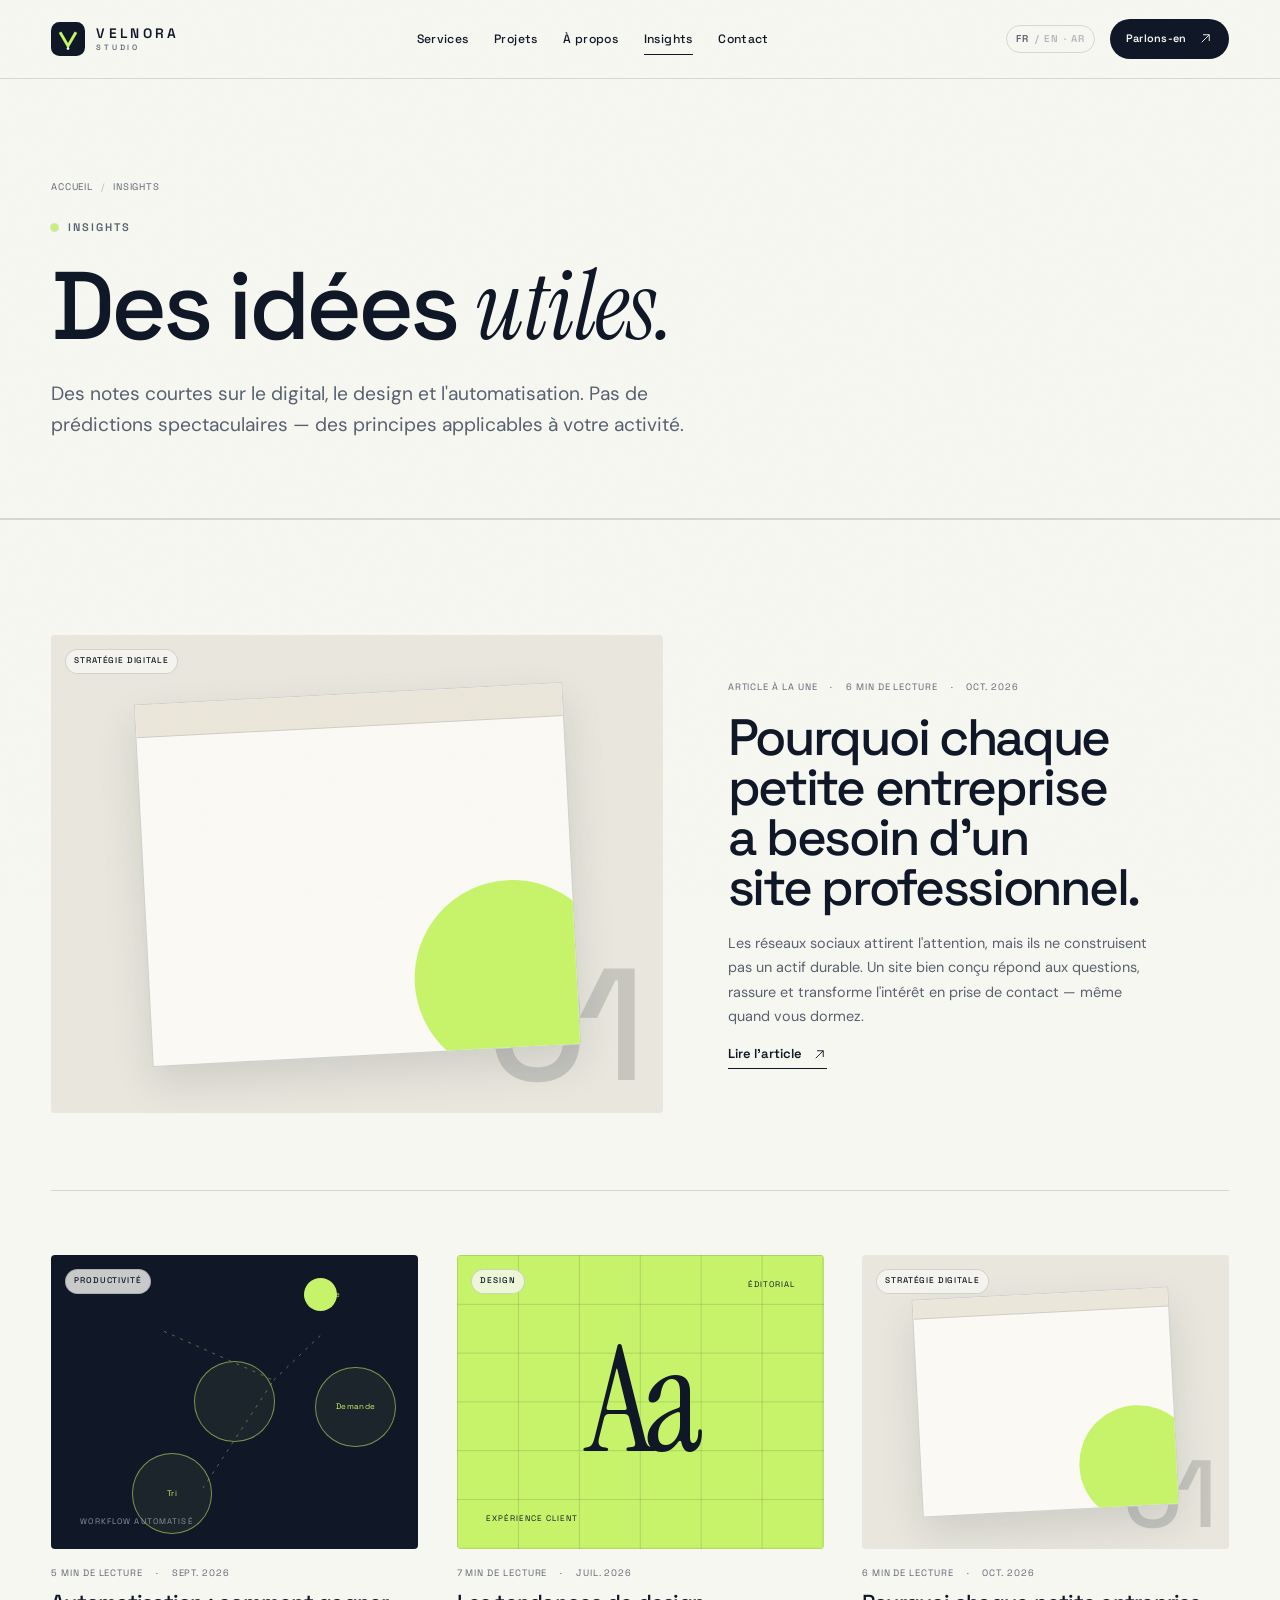
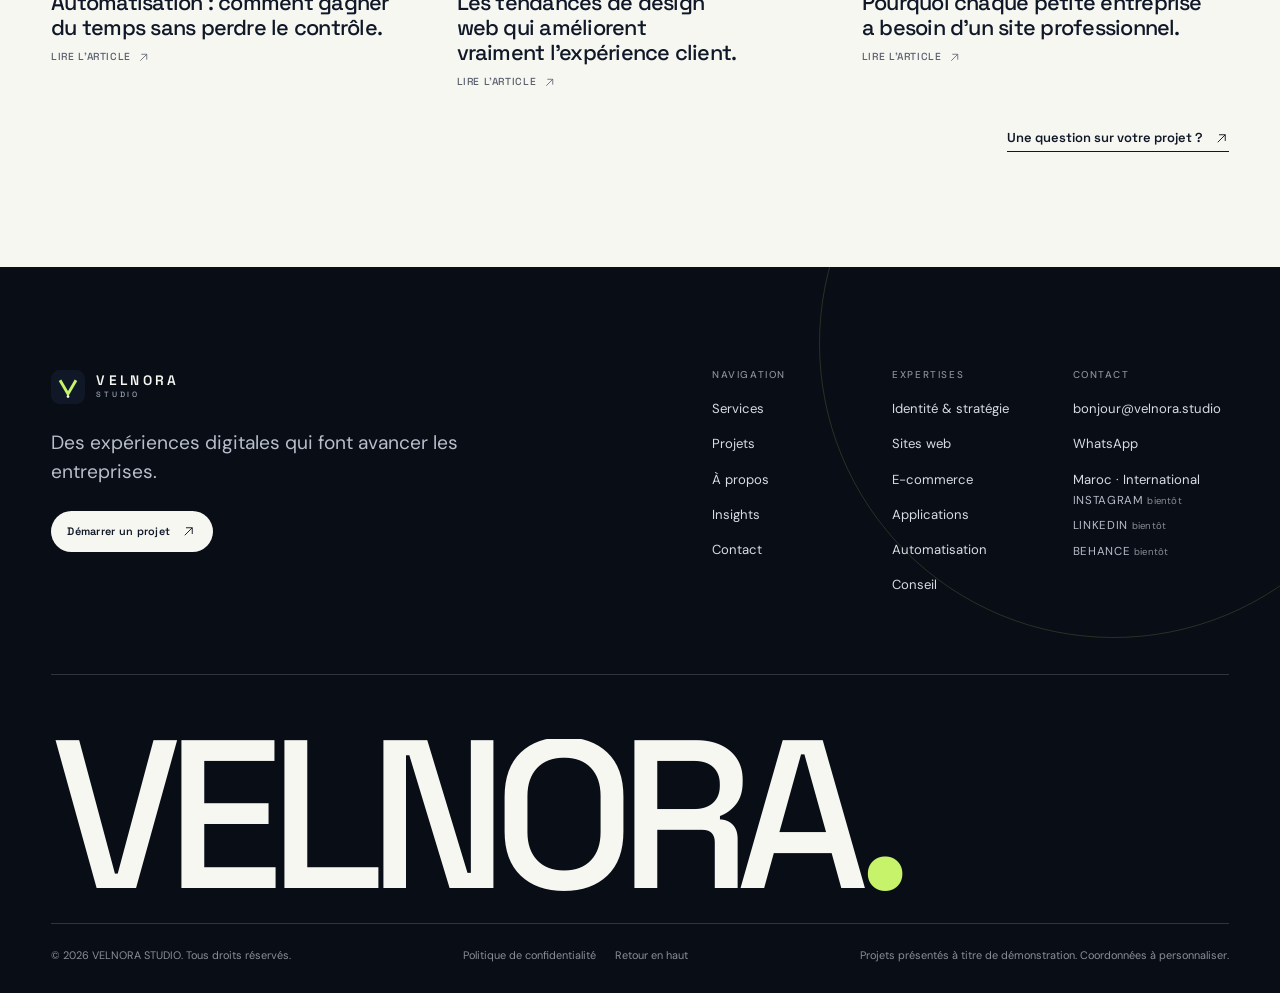
<file: insights.html>
<!doctype html>
<html lang="fr" dir="ltr">
<head>
  <meta charset="utf-8">
  <meta name="viewport" content="width=device-width, initial-scale=1">
  <title>Insights — Notes sur le digital, le design et l'automatisation | VELNORA STUDIO</title>
  <meta name="description" content="Des articles utiles pour mieux comprendre le digital : site professionnel, automatisation et design centré sur l'expérience client.">
  <meta name="author" content="VELNORA STUDIO">
  <meta name="theme-color" content="#101828">
  <meta name="color-scheme" content="light">
  <meta name="robots" content="index, follow">
  <link rel="canonical" href="https://velnora.studio/insights.html">

  <meta property="og:type" content="website">
  <meta property="og:site_name" content="VELNORA STUDIO">
  <meta property="og:locale" content="fr_FR">
  <meta property="og:title" content="Insights — VELNORA STUDIO">
  <meta property="og:description" content="Design, technologie et croissance : des notes concrètes pour les entreprises ambitieuses.">
  <meta property="og:url" content="https://velnora.studio/insights.html">
  <meta property="og:image" content="https://velnora.studio/assets/og-image.png">
  <meta property="og:image:width" content="1200">
  <meta property="og:image:height" content="630">
  <meta property="og:image:alt" content="VELNORA STUDIO — Digital experiences that move businesses forward.">
  <meta name="twitter:card" content="summary_large_image">
  <meta name="twitter:title" content="Insights — VELNORA STUDIO">
  <meta name="twitter:description" content="Des notes concrètes sur le digital, sans jargon.">
  <meta name="twitter:image" content="https://velnora.studio/assets/og-image.png">

  <link rel="icon" href="assets/favicon.svg" type="image/svg+xml">
  <link rel="apple-touch-icon" href="assets/apple-touch-icon.png">
  <link rel="manifest" href="site.webmanifest">
  <link rel="preconnect" href="https://fonts.googleapis.com">
  <link rel="preconnect" href="https://fonts.gstatic.com" crossorigin>
  <link href="https://fonts.googleapis.com/css2?family=DM+Sans:wght@400;500;600;700&family=Instrument+Serif:ital@0;1&family=Space+Grotesk:wght@400;500;600;700&display=swap" rel="stylesheet">
  <link rel="stylesheet" href="css/tokens.css">
  <link rel="stylesheet" href="css/base.css">
  <link rel="stylesheet" href="css/components.css">
  <link rel="stylesheet" href="css/mockups.css">
  <link rel="stylesheet" href="css/sections.css">
  <link rel="stylesheet" href="css/responsive.css">
</head>
<body class="page">
  <a class="skip-link" href="#main">Aller au contenu</a>

  <header class="site-header" data-header>
    <div class="container site-header__inner">
      <a class="brand" href="index.html" aria-label="VELNORA STUDIO — Accueil">
        <span class="brand__mark" aria-hidden="true">
          <svg viewBox="0 0 64 64" fill="none"><rect width="64" height="64" rx="16" fill="#101828"/><path d="M17 19.5 32 45l15-25.5" stroke="#C7F36B" stroke-width="5.5"/><circle cx="32" cy="50" r="2.5" fill="#F7F7F2"/></svg>
        </span>
        <span class="brand__type">
          <span class="brand__name" data-brand="name">VELNORA</span>
          <span class="brand__suffix" data-brand="suffix">STUDIO</span>
        </span>
      </a>

      <nav class="primary-nav" aria-label="Navigation principale">
        <ul>
          <li><a href="services.html">Services</a></li>
          <li><a href="work.html">Projets</a></li>
          <li><a href="index.html#about">À propos</a></li>
          <li><a href="insights.html" aria-current="page">Insights</a></li>
          <li><a href="index.html#contact">Contact</a></li>
        </ul>
      </nav>

      <div class="header-actions">
        <span class="lang-switch" title="Français — English et العربية bientôt disponibles" aria-label="Langue actuelle : français. English et العربية bientôt disponibles.">FR <span class="lang-switch__muted">/ EN · AR</span></span>
        <a class="btn btn--dark btn--small header-cta" href="index.html#contact">
          Parlons-en
          <svg viewBox="0 0 24 24" fill="none" aria-hidden="true"><path d="M6 18 18 6M8 6h10v10" stroke="currentColor" stroke-width="1.5"/></svg>
        </a>
        <button class="menu-toggle" type="button" data-menu-toggle aria-expanded="false" aria-controls="mobile-menu">
          Menu
          <span class="menu-toggle__bars" aria-hidden="true"></span>
        </button>
      </div>
    </div>
    <div class="scroll-progress" data-scroll-progress aria-hidden="true"></div>
  </header>

  <div class="mobile-menu" id="mobile-menu" data-mobile-menu role="dialog" aria-modal="true" aria-label="Menu principal" hidden>
    <nav class="mobile-menu__nav" aria-label="Navigation mobile">
      <ul>
        <li><a class="mobile-menu__link" href="services.html"><span>01</span>Services</a></li>
        <li><a class="mobile-menu__link" href="work.html"><span>02</span>Projets</a></li>
        <li><a class="mobile-menu__link" href="index.html#about"><span>03</span>À propos</a></li>
        <li><a class="mobile-menu__link" href="insights.html"><span>04</span>Insights</a></li>
        <li><a class="mobile-menu__link" href="index.html#contact"><span>05</span>Contact</a></li>
      </ul>
    </nav>
    <div class="mobile-menu__footer">
      <p>Un projet en tête ? Écrivez-nous directement.</p>
      <a href="mailto:bonjour@velnora.studio" data-email>bonjour@velnora.studio</a>
      <a href="https://wa.me/" data-whatsapp>WhatsApp</a>
      <p><span data-location>Maroc · International</span> · Français · English · العربية</p>
      <p class="meta">FR · EN / AR bientôt</p>
    </div>
  </div>

  <main id="main">
    <header class="page-hero">
      <div class="container page-hero__inner">
        <nav class="breadcrumb" aria-label="Fil d'Ariane">
          <a href="index.html">Accueil</a>
          <span class="breadcrumb__sep" aria-hidden="true">/</span>
          <span aria-current="page">Insights</span>
        </nav>
        <p class="eyebrow">Insights</p>
        <h1>Des idées <em>utiles.</em></h1>
        <p class="page-hero__lead">Des notes courtes sur le digital, le design et l'automatisation. Pas de prédictions spectaculaires — des principes applicables à votre activité.</p>
      </div>
    </header>

    <section class="section insights-page" aria-labelledby="featured-title">
      <div class="container">
        <article class="featured-article" data-reveal>
          <a class="featured-article__cover" href="insights/why-a-professional-website.html" aria-label="Lire l'article : Pourquoi chaque petite entreprise a besoin d'un site professionnel">
            <span class="article-card__tag">Stratégie digitale</span>
            <div class="cover-art cover-art--site" aria-hidden="true">
              <span class="cover-num" aria-hidden="true" data-num="01"></span>
              <div class="cover-browser">
                <span class="cover-browser__bar"></span>
                <span class="cover-browser__title"></span>
                <span class="cover-browser__title cover-browser__title--short"></span>
                <span class="cover-browser__line"></span>
                <span class="cover-browser__orb"></span>
              </div>
            </div>
          </a>
          <div class="featured-article__body">
            <div class="article-card__meta"><span>Article à la une</span><span>6 min de lecture</span><span>Oct. 2026</span></div>
            <h2 id="featured-title">Pourquoi chaque petite entreprise a besoin d'un site professionnel.</h2>
            <p>Les réseaux sociaux attirent l'attention, mais ils ne construisent pas un actif durable. Un site bien conçu répond aux questions, rassure et transforme l'intérêt en prise de contact — même quand vous dormez.</p>
            <a class="text-link" href="insights/why-a-professional-website.html">Lire l'article
              <svg viewBox="0 0 24 24" fill="none" aria-hidden="true"><path d="M6 18 18 6M8 6h10v10" stroke="currentColor" stroke-width="1.5"/></svg>
            </a>
          </div>
        </article>

        <div class="all-articles">
          <div class="article-grid">
            <a class="article-card" href="insights/automation-for-small-business.html" data-reveal>
              <div class="article-card__cover">
                <span class="article-card__tag">Productivité</span>
                <div class="cover-art cover-art--automation" aria-hidden="true">
                  <svg class="cover-lines" viewBox="0 0 300 300" fill="none">
                    <path d="M78 78 190 128 118 238" stroke="currentColor" stroke-dasharray="3 6"/>
                    <path d="M190 128 238 82" stroke="currentColor" stroke-dasharray="3 6"/>
                  </svg>
                  <span class="cover-node">Demande</span>
                  <span class="cover-node">Tri</span>
                  <span class="cover-node">Réponse</span>
                  <span class="cover-node"></span>
                  <span class="cover-caption">Workflow automatisé</span>
                </div>
              </div>
              <div class="article-card__body">
                <div class="article-card__meta"><span>5 min de lecture</span><span>Sept. 2026</span></div>
                <h3>Automatisation : comment gagner du temps sans perdre le contrôle.</h3>
                <span class="article-card__link">Lire l'article
                  <svg viewBox="0 0 24 24" fill="none" aria-hidden="true"><path d="M6 18 18 6M8 6h10v10" stroke="currentColor" stroke-width="1.5"/></svg>
                </span>
              </div>
            </a>

            <a class="article-card" href="insights/web-design-trends.html" data-reveal>
              <div class="article-card__cover">
                <span class="article-card__tag">Design</span>
                <div class="cover-art cover-art--design" aria-hidden="true">
                  <span class="cover-grid"></span>
                  <span class="cover-corner cover-corner--top">Éditorial</span>
                  <span class="cover-type">Aa</span>
                  <span class="cover-corner cover-corner--bottom">Expérience client</span>
                </div>
              </div>
              <div class="article-card__body">
                <div class="article-card__meta"><span>7 min de lecture</span><span>Juil. 2026</span></div>
                <h3>Les tendances de design web qui améliorent vraiment l'expérience client.</h3>
                <span class="article-card__link">Lire l'article
                  <svg viewBox="0 0 24 24" fill="none" aria-hidden="true"><path d="M6 18 18 6M8 6h10v10" stroke="currentColor" stroke-width="1.5"/></svg>
                </span>
              </div>
            </a>

            <a class="article-card" href="insights/why-a-professional-website.html" data-reveal>
              <div class="article-card__cover">
                <span class="article-card__tag">Stratégie digitale</span>
                <div class="cover-art cover-art--site" aria-hidden="true">
                  <span class="cover-num" aria-hidden="true" data-num="01"></span>
                  <div class="cover-browser">
                    <span class="cover-browser__bar"></span>
                    <span class="cover-browser__title"></span>
                    <span class="cover-browser__title cover-browser__title--short"></span>
                    <span class="cover-browser__line"></span>
                    <span class="cover-browser__orb"></span>
                  </div>
                </div>
              </div>
              <div class="article-card__body">
                <div class="article-card__meta"><span>6 min de lecture</span><span>Oct. 2026</span></div>
                <h3>Pourquoi chaque petite entreprise a besoin d'un site professionnel.</h3>
                <span class="article-card__link">Lire l'article
                  <svg viewBox="0 0 24 24" fill="none" aria-hidden="true"><path d="M6 18 18 6M8 6h10v10" stroke="currentColor" stroke-width="1.5"/></svg>
                </span>
              </div>
            </a>
          </div>
        </div>

        <div class="insights__foot">
          <a class="text-link" href="index.html#contact">Une question sur votre projet ?
            <svg viewBox="0 0 24 24" fill="none" aria-hidden="true"><path d="M6 18 18 6M8 6h10v10" stroke="currentColor" stroke-width="1.5"/></svg>
          </a>
        </div>
      </div>
    </section>
  </main>

  <footer class="site-footer">
    <div class="container">
      <div class="footer-top">
        <div class="footer-brand">
          <a class="brand" href="index.html" aria-label="VELNORA STUDIO — Accueil">
            <span class="brand__mark" aria-hidden="true">
              <svg viewBox="0 0 64 64" fill="none"><rect width="64" height="64" rx="16" fill="#101828"/><path d="M17 19.5 32 45l15-25.5" stroke="#C7F36B" stroke-width="5.5"/><circle cx="32" cy="50" r="2.5" fill="#F7F7F2"/></svg>
            </span>
            <span class="brand__type">
              <span class="brand__name" data-brand="name">VELNORA</span>
              <span class="brand__suffix" data-brand="suffix">STUDIO</span>
            </span>
          </a>
          <p data-brand="tagline">Des expériences digitales qui font avancer les entreprises.</p>
          <a class="btn btn--light btn--small" href="index.html#contact">
            Démarrer un projet
            <svg viewBox="0 0 24 24" fill="none" aria-hidden="true"><path d="M6 18 18 6M8 6h10v10" stroke="currentColor" stroke-width="1.5"/></svg>
          </a>
        </div>

        <div class="footer-cols">
          <div class="footer-col">
            <h3>Navigation</h3>
            <ul>
              <li><a href="services.html">Services</a></li>
              <li><a href="work.html">Projets</a></li>
              <li><a href="index.html#about">À propos</a></li>
              <li><a href="insights.html">Insights</a></li>
              <li><a href="index.html#contact">Contact</a></li>
            </ul>
          </div>
          <div class="footer-col">
            <h3>Expertises</h3>
            <ul>
              <li><a href="services.html#identite">Identité &amp; stratégie</a></li>
              <li><a href="services.html#sites-web">Sites web</a></li>
              <li><a href="services.html#ecommerce">E-commerce</a></li>
              <li><a href="services.html#applications">Applications</a></li>
              <li><a href="services.html#automatisation">Automatisation</a></li>
              <li><a href="services.html#conseil">Conseil</a></li>
            </ul>
          </div>
          <div class="footer-col">
            <h3>Contact</h3>
            <ul>
              <li><a href="mailto:bonjour@velnora.studio"><span data-email>bonjour@velnora.studio</span></a></li>
              <li><a href="https://wa.me/" data-whatsapp>WhatsApp</a></li>
              <li><span data-location>Maroc · International</span></li>
            </ul>
            <div class="footer-social" aria-label="Réseaux sociaux">
              <a data-social-link="instagram" hidden>Instagram</a>
              <span data-social-placeholder="instagram">Instagram <small>bientôt</small></span>
              <a data-social-link="linkedin" hidden>LinkedIn</a>
              <span data-social-placeholder="linkedin">LinkedIn <small>bientôt</small></span>
              <a data-social-link="behance" hidden>Behance</a>
              <span data-social-placeholder="behance">Behance <small>bientôt</small></span>
            </div>
          </div>
        </div>
      </div>

      <div class="footer-wordmark" aria-hidden="true"><span data-brand="name">VELNORA</span><span class="dot">.</span></div>

      <div class="footer-bottom">
        <p>© <span data-year>2026</span> <span data-brand="full">VELNORA STUDIO</span>. Tous droits réservés.</p>
        <div class="footer-bottom__links">
          <a href="privacy.html">Politique de confidentialité</a>
          <a href="#main">Retour en haut</a>
        </div>
        <p>Projets présentés à titre de démonstration. Coordonnées à personnaliser.</p>
      </div>
    </div>
  </footer>

  <script src="js/config.js" defer></script>
  <script src="js/app.js" defer></script>
</body>
</html>
</file>
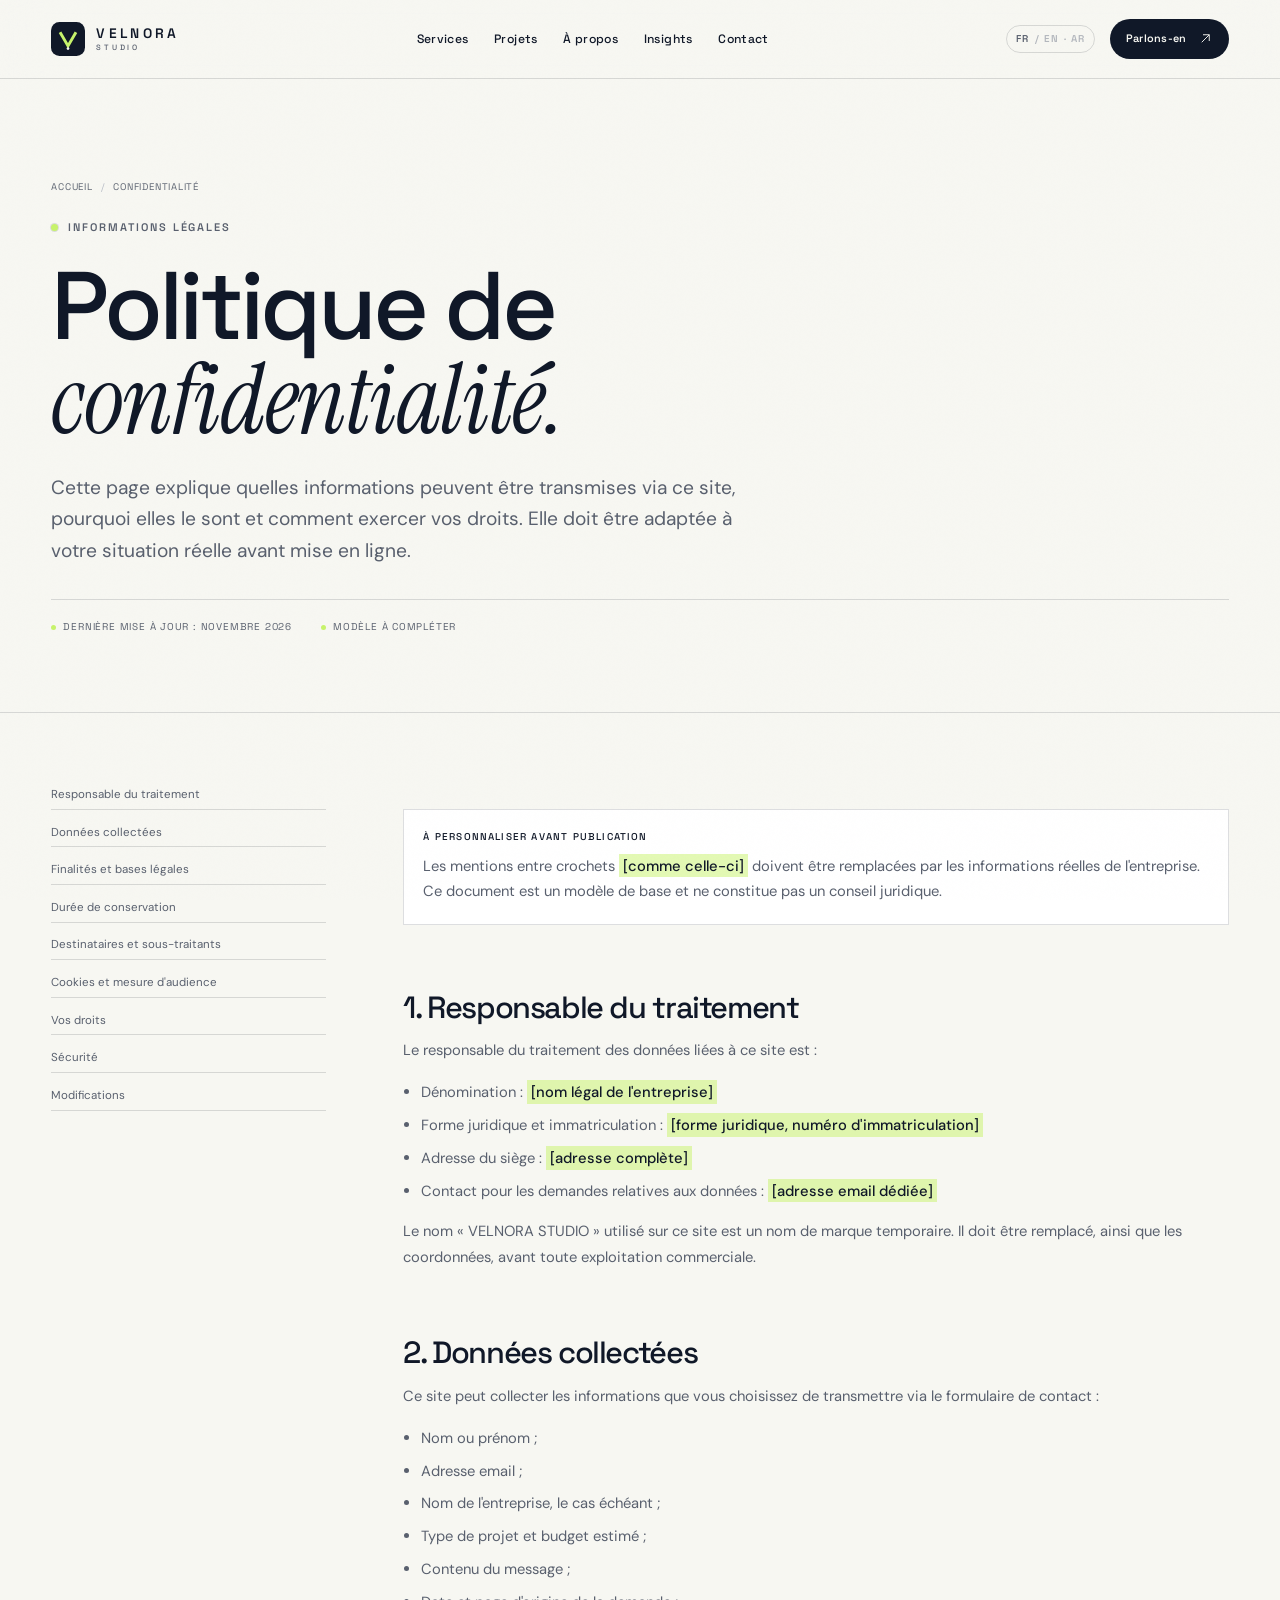
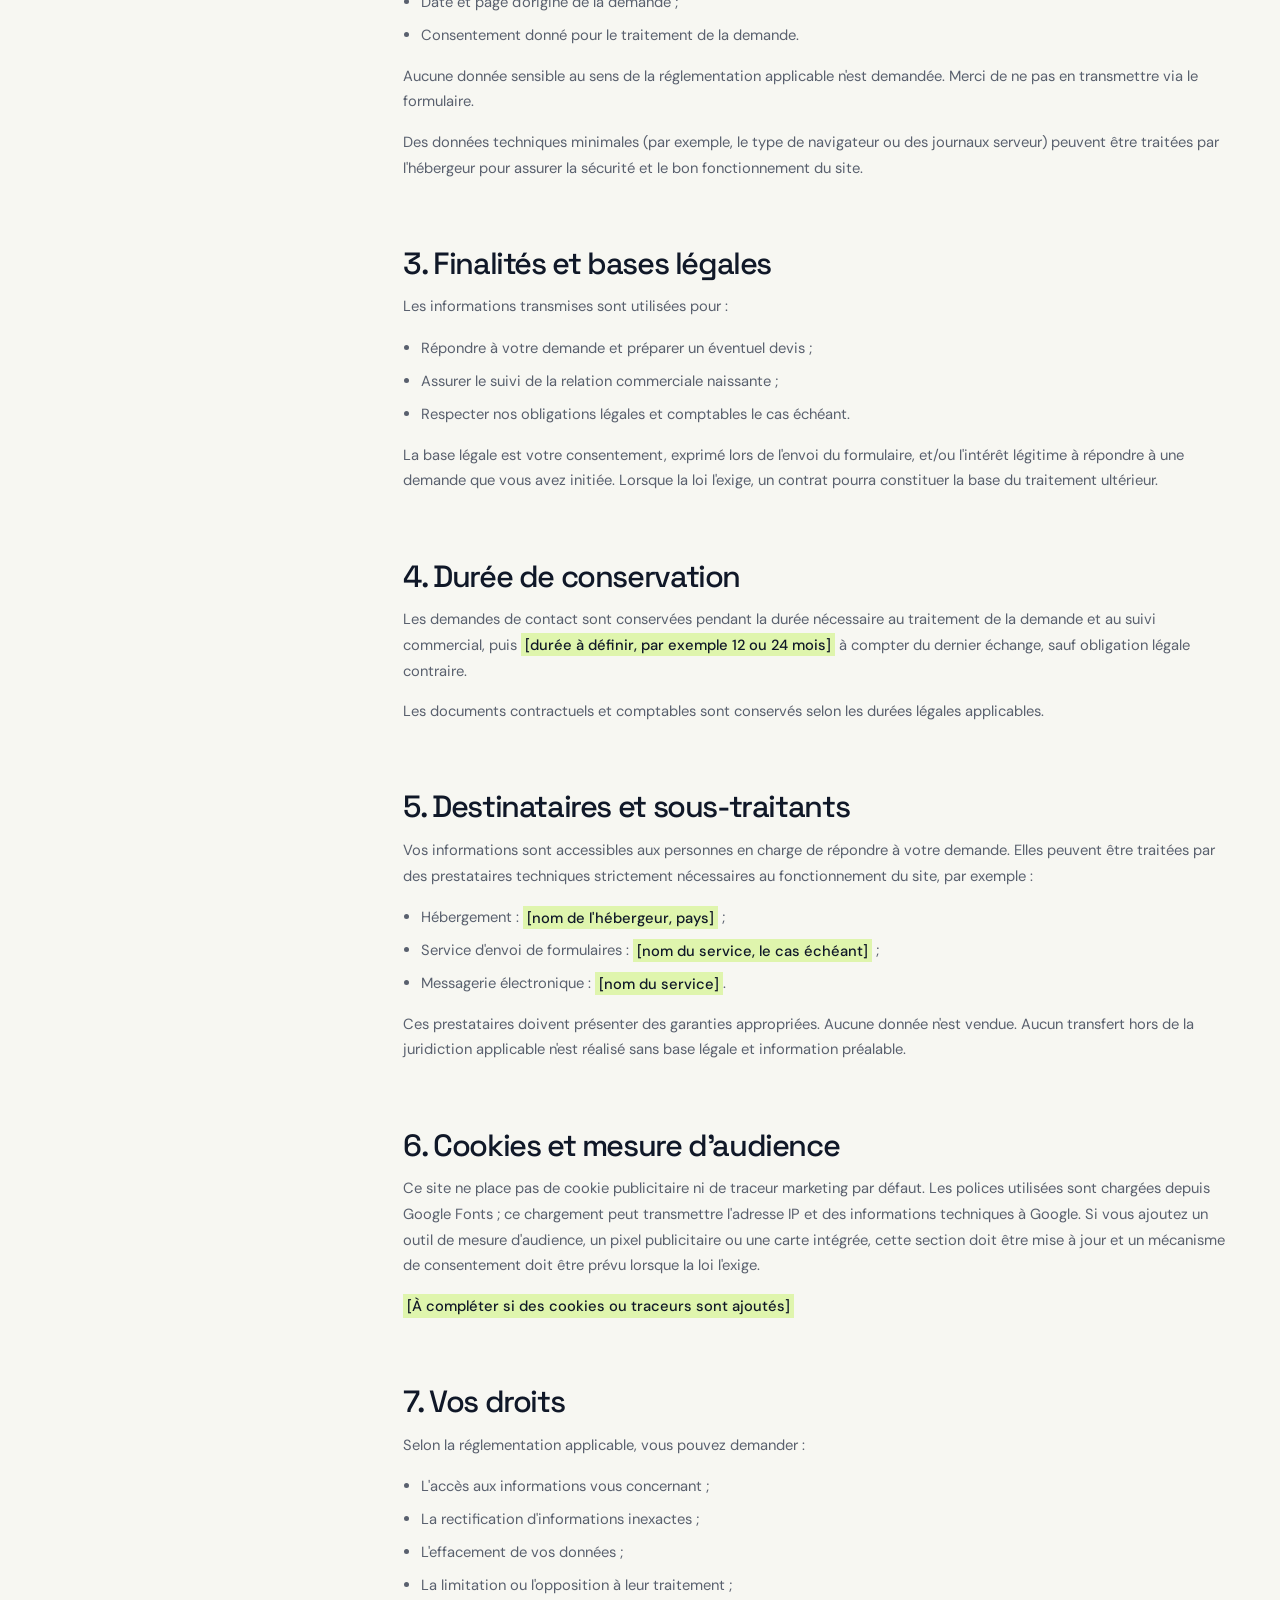
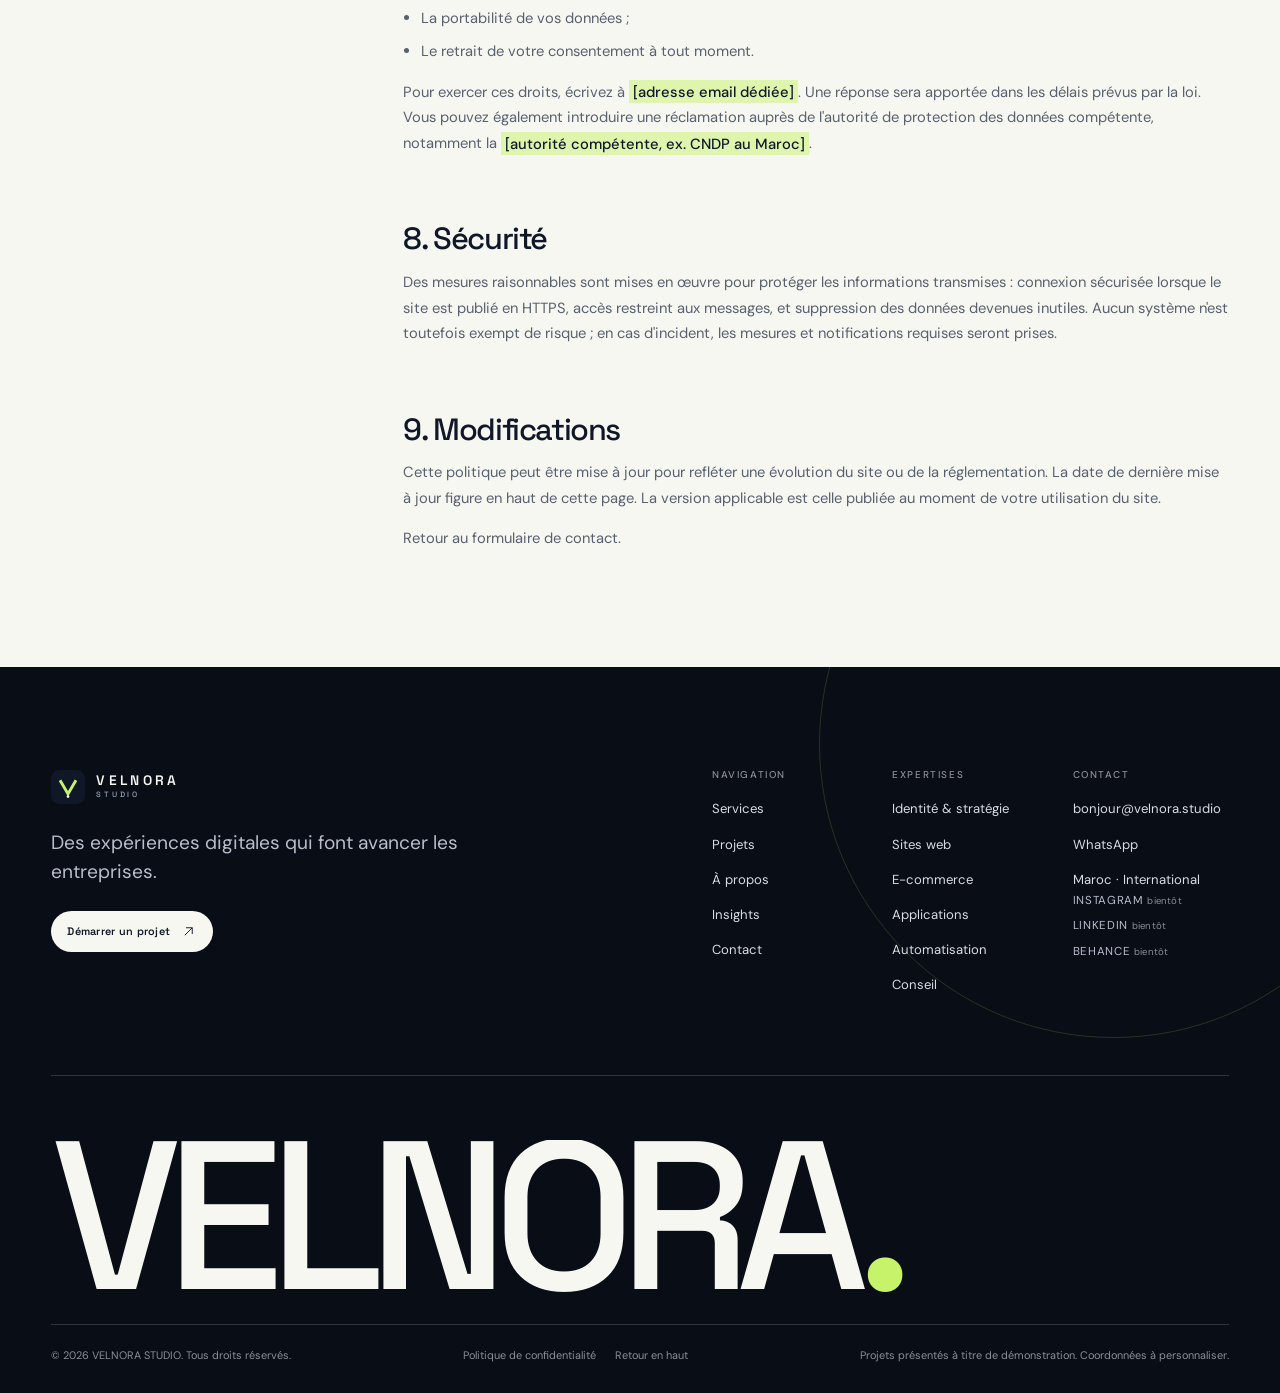
<file: privacy.html>
<!doctype html>
<html lang="fr" dir="ltr">
<head>
  <meta charset="utf-8">
  <meta name="viewport" content="width=device-width, initial-scale=1">
  <title>Politique de confidentialité | VELNORA STUDIO</title>
  <meta name="description" content="Politique de confidentialité de VELNORA STUDIO : données collectées, finalités, durée de conservation, droits et contact.">
  <meta name="author" content="VELNORA STUDIO">
  <meta name="theme-color" content="#101828">
  <meta name="color-scheme" content="light">
  <meta name="robots" content="noindex, follow">
  <link rel="canonical" href="https://velnora.studio/privacy.html">

  <meta property="og:type" content="website">
  <meta property="og:site_name" content="VELNORA STUDIO">
  <meta property="og:locale" content="fr_FR">
  <meta property="og:title" content="Politique de confidentialité — VELNORA STUDIO">
  <meta property="og:description" content="Comment nous traitons les informations transmises via ce site.">
  <meta property="og:url" content="https://velnora.studio/privacy.html">
  <meta property="og:image" content="https://velnora.studio/assets/og-image.png">
  <meta property="og:image:width" content="1200">
  <meta property="og:image:height" content="630">
  <meta property="og:image:alt" content="VELNORA STUDIO — Digital experiences that move businesses forward.">

  <link rel="icon" href="assets/favicon.svg" type="image/svg+xml">
  <link rel="apple-touch-icon" href="assets/apple-touch-icon.png">
  <link rel="manifest" href="site.webmanifest">
  <link rel="preconnect" href="https://fonts.googleapis.com">
  <link rel="preconnect" href="https://fonts.gstatic.com" crossorigin>
  <link href="https://fonts.googleapis.com/css2?family=DM+Sans:wght@400;500;600;700&family=Instrument+Serif:ital@0;1&family=Space+Grotesk:wght@400;500;600;700&display=swap" rel="stylesheet">
  <link rel="stylesheet" href="css/tokens.css">
  <link rel="stylesheet" href="css/base.css">
  <link rel="stylesheet" href="css/components.css">
  <link rel="stylesheet" href="css/mockups.css">
  <link rel="stylesheet" href="css/sections.css">
  <link rel="stylesheet" href="css/responsive.css">
</head>
<body class="page">
  <a class="skip-link" href="#main">Aller au contenu</a>

  <header class="site-header" data-header>
    <div class="container site-header__inner">
      <a class="brand" href="index.html" aria-label="VELNORA STUDIO — Accueil">
        <span class="brand__mark" aria-hidden="true">
          <svg viewBox="0 0 64 64" fill="none"><rect width="64" height="64" rx="16" fill="#101828"/><path d="M17 19.5 32 45l15-25.5" stroke="#C7F36B" stroke-width="5.5"/><circle cx="32" cy="50" r="2.5" fill="#F7F7F2"/></svg>
        </span>
        <span class="brand__type">
          <span class="brand__name" data-brand="name">VELNORA</span>
          <span class="brand__suffix" data-brand="suffix">STUDIO</span>
        </span>
      </a>

      <nav class="primary-nav" aria-label="Navigation principale">
        <ul>
          <li><a href="services.html">Services</a></li>
          <li><a href="work.html">Projets</a></li>
          <li><a href="index.html#about">À propos</a></li>
          <li><a href="insights.html">Insights</a></li>
          <li><a href="index.html#contact">Contact</a></li>
        </ul>
      </nav>

      <div class="header-actions">
        <span class="lang-switch" title="Français — English et العربية bientôt disponibles" aria-label="Langue actuelle : français. English et العربية bientôt disponibles.">FR <span class="lang-switch__muted">/ EN · AR</span></span>
        <a class="btn btn--dark btn--small header-cta" href="index.html#contact">
          Parlons-en
          <svg viewBox="0 0 24 24" fill="none" aria-hidden="true"><path d="M6 18 18 6M8 6h10v10" stroke="currentColor" stroke-width="1.5"/></svg>
        </a>
        <button class="menu-toggle" type="button" data-menu-toggle aria-expanded="false" aria-controls="mobile-menu">
          Menu
          <span class="menu-toggle__bars" aria-hidden="true"></span>
        </button>
      </div>
    </div>
    <div class="scroll-progress" data-scroll-progress aria-hidden="true"></div>
  </header>

  <div class="mobile-menu" id="mobile-menu" data-mobile-menu role="dialog" aria-modal="true" aria-label="Menu principal" hidden>
    <nav class="mobile-menu__nav" aria-label="Navigation mobile">
      <ul>
        <li><a class="mobile-menu__link" href="services.html"><span>01</span>Services</a></li>
        <li><a class="mobile-menu__link" href="work.html"><span>02</span>Projets</a></li>
        <li><a class="mobile-menu__link" href="index.html#about"><span>03</span>À propos</a></li>
        <li><a class="mobile-menu__link" href="insights.html"><span>04</span>Insights</a></li>
        <li><a class="mobile-menu__link" href="index.html#contact"><span>05</span>Contact</a></li>
      </ul>
    </nav>
    <div class="mobile-menu__footer">
      <p>Un projet en tête ? Écrivez-nous directement.</p>
      <a href="mailto:bonjour@velnora.studio" data-email>bonjour@velnora.studio</a>
      <a href="https://wa.me/" data-whatsapp>WhatsApp</a>
      <p><span data-location>Maroc · International</span> · Français · English · العربية</p>
      <p class="meta">FR · EN / AR bientôt</p>
    </div>
  </div>

  <main id="main">
    <header class="page-hero">
      <div class="container page-hero__inner">
        <nav class="breadcrumb" aria-label="Fil d'Ariane">
          <a href="index.html">Accueil</a>
          <span class="breadcrumb__sep" aria-hidden="true">/</span>
          <span aria-current="page">Confidentialité</span>
        </nav>
        <p class="eyebrow">Informations légales</p>
        <h1>Politique de <em>confidentialité.</em></h1>
        <p class="page-hero__lead">Cette page explique quelles informations peuvent être transmises via ce site, pourquoi elles le sont et comment exercer vos droits. Elle doit être adaptée à votre situation réelle avant mise en ligne.</p>
        <div class="page-hero__meta">
          <span>Dernière mise à jour : novembre 2026</span>
          <span>Modèle à compléter</span>
        </div>
      </div>
    </header>

    <div class="container legal-page">
      <div class="legal-layout">
        <nav class="legal-side" aria-label="Sommaire">
          <a href="#responsable">Responsable du traitement</a>
          <a href="#donnees">Données collectées</a>
          <a href="#finalites">Finalités et bases légales</a>
          <a href="#conservation">Durée de conservation</a>
          <a href="#partage">Destinataires et sous-traitants</a>
          <a href="#cookies">Cookies et mesure d'audience</a>
          <a href="#droits">Vos droits</a>
          <a href="#securite">Sécurité</a>
          <a href="#modifications">Modifications</a>
        </nav>

        <div class="legal-content">
          <div class="prose__callout">
            <strong>À personnaliser avant publication</strong>
            <p>Les mentions entre crochets <span class="placeholder">[comme celle-ci]</span> doivent être remplacées par les informations réelles de l'entreprise. Ce document est un modèle de base et ne constitue pas un conseil juridique.</p>
          </div>

          <h2 id="responsable">1. Responsable du traitement</h2>
          <p>Le responsable du traitement des données liées à ce site est :</p>
          <ul>
            <li>Dénomination : <span class="placeholder">[nom légal de l'entreprise]</span></li>
            <li>Forme juridique et immatriculation : <span class="placeholder">[forme juridique, numéro d'immatriculation]</span></li>
            <li>Adresse du siège : <span class="placeholder">[adresse complète]</span></li>
            <li>Contact pour les demandes relatives aux données : <span class="placeholder">[adresse email dédiée]</span></li>
          </ul>
          <p>Le nom « VELNORA STUDIO » utilisé sur ce site est un nom de marque temporaire. Il doit être remplacé, ainsi que les coordonnées, avant toute exploitation commerciale.</p>

          <h2 id="donnees">2. Données collectées</h2>
          <p>Ce site peut collecter les informations que vous choisissez de transmettre via le formulaire de contact :</p>
          <ul>
            <li>Nom ou prénom ;</li>
            <li>Adresse email ;</li>
            <li>Nom de l'entreprise, le cas échéant ;</li>
            <li>Type de projet et budget estimé ;</li>
            <li>Contenu du message ;</li>
            <li>Date et page d'origine de la demande ;</li>
            <li>Consentement donné pour le traitement de la demande.</li>
          </ul>
          <p>Aucune donnée sensible au sens de la réglementation applicable n'est demandée. Merci de ne pas en transmettre via le formulaire.</p>
          <p>Des données techniques minimales (par exemple, le type de navigateur ou des journaux serveur) peuvent être traitées par l'hébergeur pour assurer la sécurité et le bon fonctionnement du site.</p>

          <h2 id="finalites">3. Finalités et bases légales</h2>
          <p>Les informations transmises sont utilisées pour :</p>
          <ul>
            <li>Répondre à votre demande et préparer un éventuel devis ;</li>
            <li>Assurer le suivi de la relation commerciale naissante ;</li>
            <li>Respecter nos obligations légales et comptables le cas échéant.</li>
          </ul>
          <p>La base légale est votre consentement, exprimé lors de l'envoi du formulaire, et/ou l'intérêt légitime à répondre à une demande que vous avez initiée. Lorsque la loi l'exige, un contrat pourra constituer la base du traitement ultérieur.</p>

          <h2 id="conservation">4. Durée de conservation</h2>
          <p>Les demandes de contact sont conservées pendant la durée nécessaire au traitement de la demande et au suivi commercial, puis <span class="placeholder">[durée à définir, par exemple 12 ou 24 mois]</span> à compter du dernier échange, sauf obligation légale contraire.</p>
          <p>Les documents contractuels et comptables sont conservés selon les durées légales applicables.</p>

          <h2 id="partage">5. Destinataires et sous-traitants</h2>
          <p>Vos informations sont accessibles aux personnes en charge de répondre à votre demande. Elles peuvent être traitées par des prestataires techniques strictement nécessaires au fonctionnement du site, par exemple :</p>
          <ul>
            <li>Hébergement : <span class="placeholder">[nom de l'hébergeur, pays]</span> ;</li>
            <li>Service d'envoi de formulaires : <span class="placeholder">[nom du service, le cas échéant]</span> ;</li>
            <li>Messagerie électronique : <span class="placeholder">[nom du service]</span>.</li>
          </ul>
          <p>Ces prestataires doivent présenter des garanties appropriées. Aucune donnée n'est vendue. Aucun transfert hors de la juridiction applicable n'est réalisé sans base légale et information préalable.</p>

          <h2 id="cookies">6. Cookies et mesure d'audience</h2>
          <p>Ce site ne place pas de cookie publicitaire ni de traceur marketing par défaut. Les polices utilisées sont chargées depuis Google Fonts ; ce chargement peut transmettre l'adresse IP et des informations techniques à Google. Si vous ajoutez un outil de mesure d'audience, un pixel publicitaire ou une carte intégrée, cette section doit être mise à jour et un mécanisme de consentement doit être prévu lorsque la loi l'exige.</p>
          <p><span class="placeholder">[À compléter si des cookies ou traceurs sont ajoutés]</span></p>

          <h2 id="droits">7. Vos droits</h2>
          <p>Selon la réglementation applicable, vous pouvez demander :</p>
          <ul>
            <li>L'accès aux informations vous concernant ;</li>
            <li>La rectification d'informations inexactes ;</li>
            <li>L'effacement de vos données ;</li>
            <li>La limitation ou l'opposition à leur traitement ;</li>
            <li>La portabilité de vos données ;</li>
            <li>Le retrait de votre consentement à tout moment.</li>
          </ul>
          <p>Pour exercer ces droits, écrivez à <span class="placeholder">[adresse email dédiée]</span>. Une réponse sera apportée dans les délais prévus par la loi. Vous pouvez également introduire une réclamation auprès de l'autorité de protection des données compétente, notamment la <span class="placeholder">[autorité compétente, ex. CNDP au Maroc]</span>.</p>

          <h2 id="securite">8. Sécurité</h2>
          <p>Des mesures raisonnables sont mises en œuvre pour protéger les informations transmises : connexion sécurisée lorsque le site est publié en HTTPS, accès restreint aux messages, et suppression des données devenues inutiles. Aucun système n'est toutefois exempt de risque ; en cas d'incident, les mesures et notifications requises seront prises.</p>

          <h2 id="modifications">9. Modifications</h2>
          <p>Cette politique peut être mise à jour pour refléter une évolution du site ou de la réglementation. La date de dernière mise à jour figure en haut de cette page. La version applicable est celle publiée au moment de votre utilisation du site.</p>

          <p class="form-note form-note--light">Retour au <a href="index.html#contact">formulaire de contact</a>.</p>
        </div>
      </div>
    </div>
  </main>

  <footer class="site-footer">
    <div class="container">
      <div class="footer-top">
        <div class="footer-brand">
          <a class="brand" href="index.html" aria-label="VELNORA STUDIO — Accueil">
            <span class="brand__mark" aria-hidden="true">
              <svg viewBox="0 0 64 64" fill="none"><rect width="64" height="64" rx="16" fill="#101828"/><path d="M17 19.5 32 45l15-25.5" stroke="#C7F36B" stroke-width="5.5"/><circle cx="32" cy="50" r="2.5" fill="#F7F7F2"/></svg>
            </span>
            <span class="brand__type">
              <span class="brand__name" data-brand="name">VELNORA</span>
              <span class="brand__suffix" data-brand="suffix">STUDIO</span>
            </span>
          </a>
          <p data-brand="tagline">Des expériences digitales qui font avancer les entreprises.</p>
          <a class="btn btn--light btn--small" href="index.html#contact">
            Démarrer un projet
            <svg viewBox="0 0 24 24" fill="none" aria-hidden="true"><path d="M6 18 18 6M8 6h10v10" stroke="currentColor" stroke-width="1.5"/></svg>
          </a>
        </div>

        <div class="footer-cols">
          <div class="footer-col">
            <h3>Navigation</h3>
            <ul>
              <li><a href="services.html">Services</a></li>
              <li><a href="work.html">Projets</a></li>
              <li><a href="index.html#about">À propos</a></li>
              <li><a href="insights.html">Insights</a></li>
              <li><a href="index.html#contact">Contact</a></li>
            </ul>
          </div>
          <div class="footer-col">
            <h3>Expertises</h3>
            <ul>
              <li><a href="services.html#identite">Identité &amp; stratégie</a></li>
              <li><a href="services.html#sites-web">Sites web</a></li>
              <li><a href="services.html#ecommerce">E-commerce</a></li>
              <li><a href="services.html#applications">Applications</a></li>
              <li><a href="services.html#automatisation">Automatisation</a></li>
              <li><a href="services.html#conseil">Conseil</a></li>
            </ul>
          </div>
          <div class="footer-col">
            <h3>Contact</h3>
            <ul>
              <li><a href="mailto:bonjour@velnora.studio"><span data-email>bonjour@velnora.studio</span></a></li>
              <li><a href="https://wa.me/" data-whatsapp>WhatsApp</a></li>
              <li><span data-location>Maroc · International</span></li>
            </ul>
            <div class="footer-social" aria-label="Réseaux sociaux">
              <a data-social-link="instagram" hidden>Instagram</a>
              <span data-social-placeholder="instagram">Instagram <small>bientôt</small></span>
              <a data-social-link="linkedin" hidden>LinkedIn</a>
              <span data-social-placeholder="linkedin">LinkedIn <small>bientôt</small></span>
              <a data-social-link="behance" hidden>Behance</a>
              <span data-social-placeholder="behance">Behance <small>bientôt</small></span>
            </div>
          </div>
        </div>
      </div>

      <div class="footer-wordmark" aria-hidden="true"><span data-brand="name">VELNORA</span><span class="dot">.</span></div>

      <div class="footer-bottom">
        <p>© <span data-year>2026</span> <span data-brand="full">VELNORA STUDIO</span>. Tous droits réservés.</p>
        <div class="footer-bottom__links">
          <a href="privacy.html">Politique de confidentialité</a>
          <a href="#main">Retour en haut</a>
        </div>
        <p>Projets présentés à titre de démonstration. Coordonnées à personnaliser.</p>
      </div>
    </div>
  </footer>

  <script src="js/config.js" defer></script>
  <script src="js/app.js" defer></script>
</body>
</html>
</file>
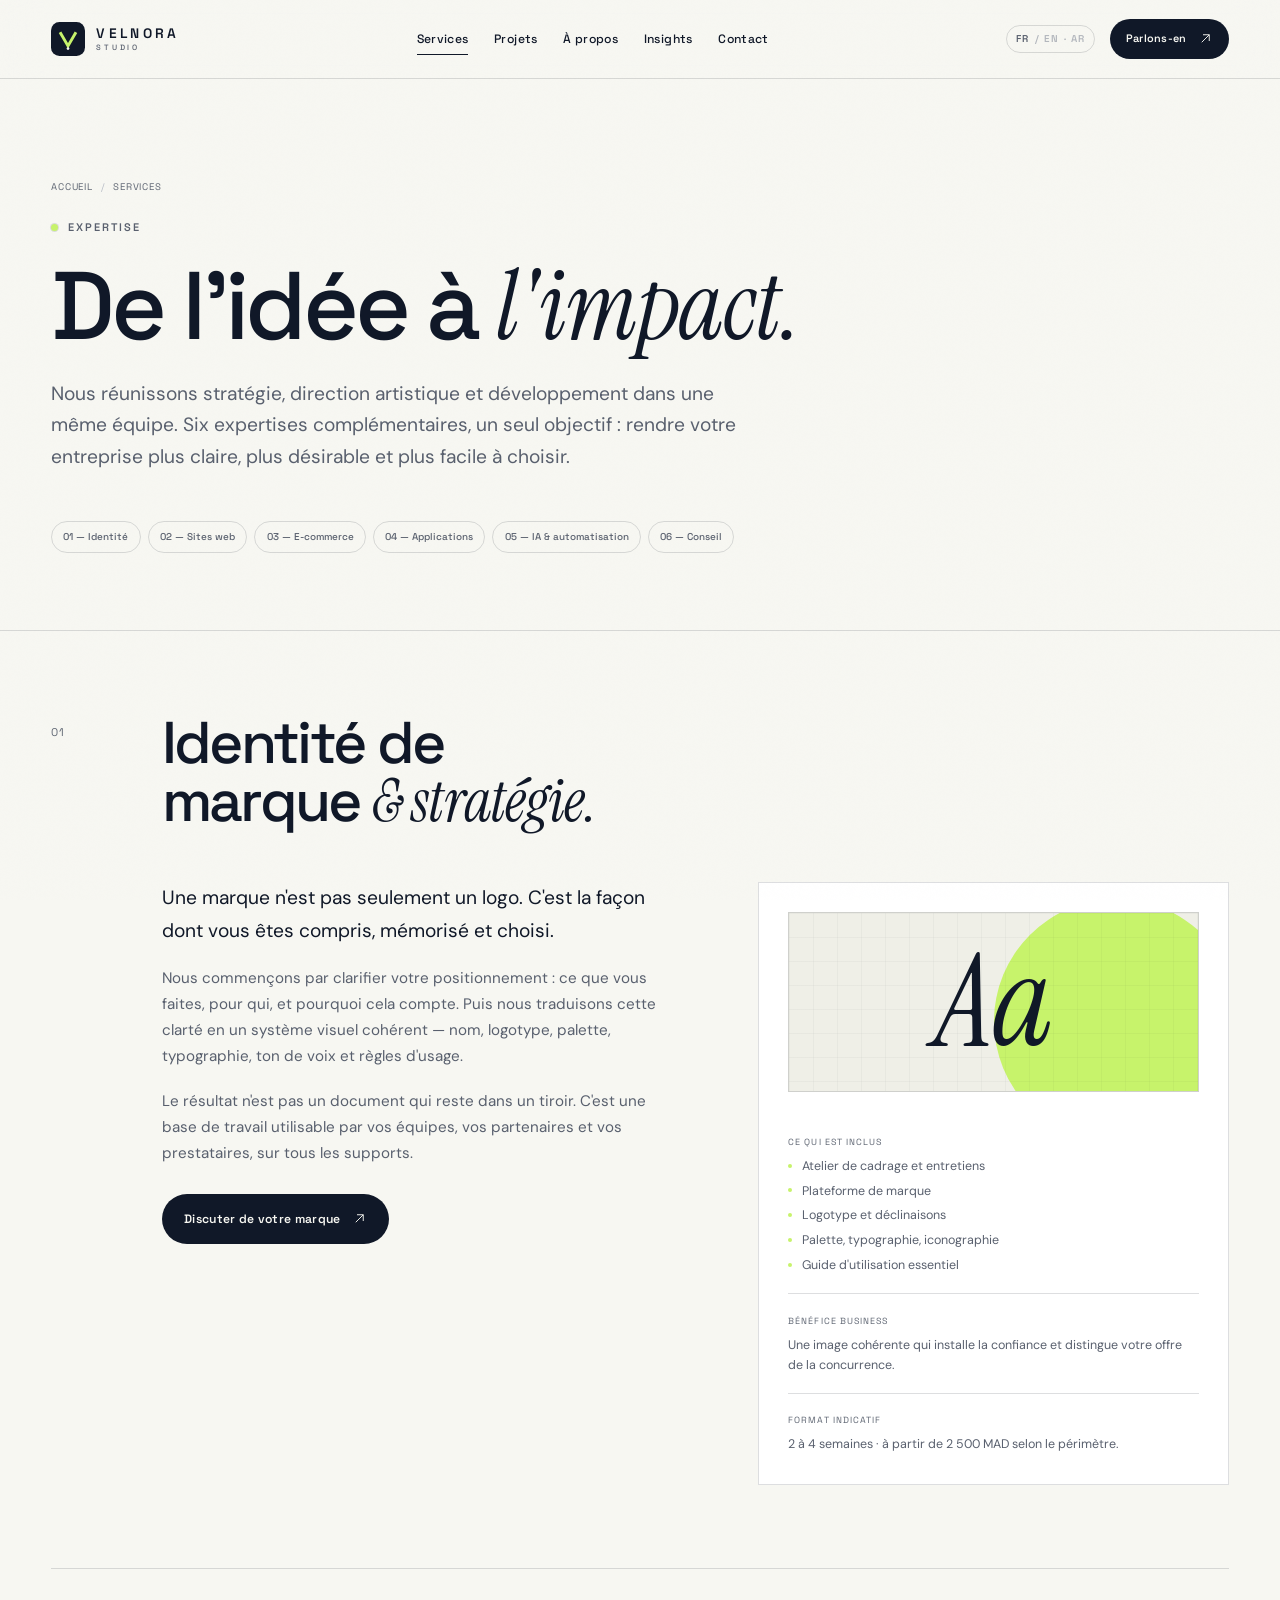
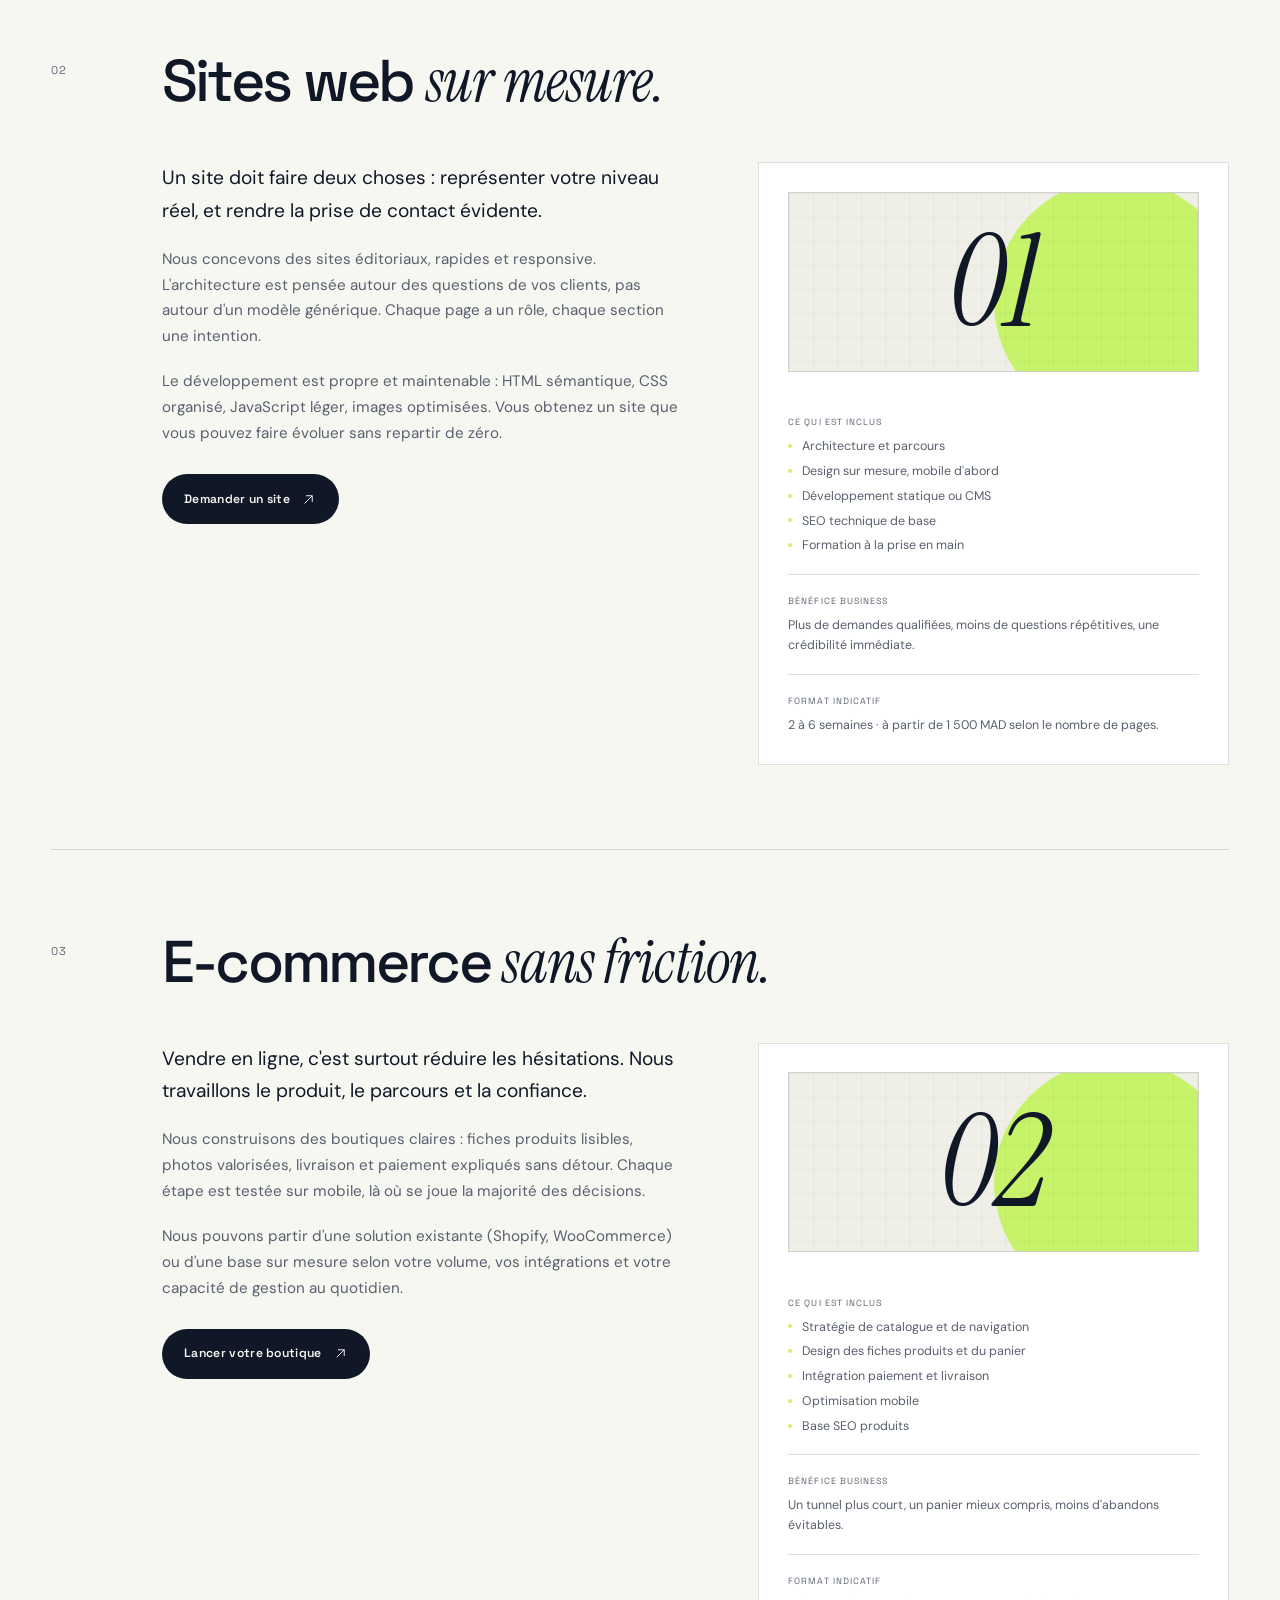
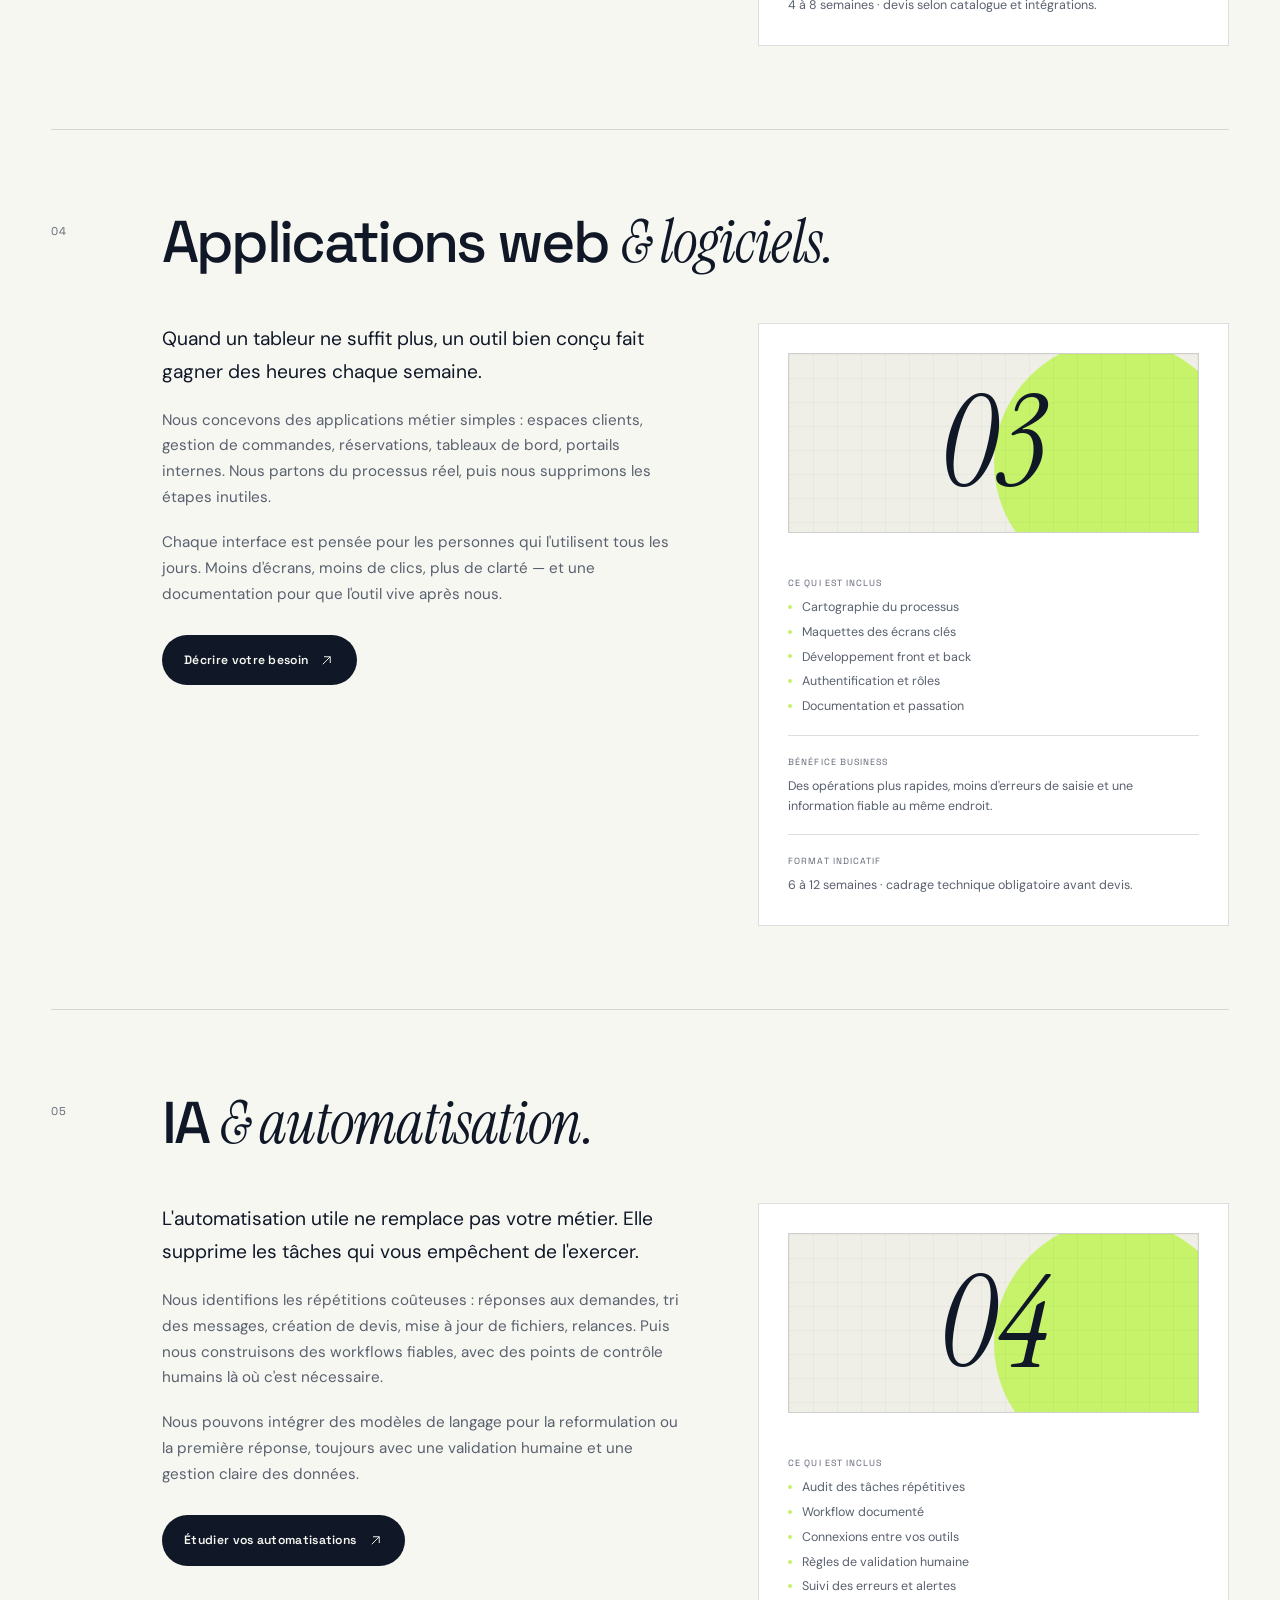
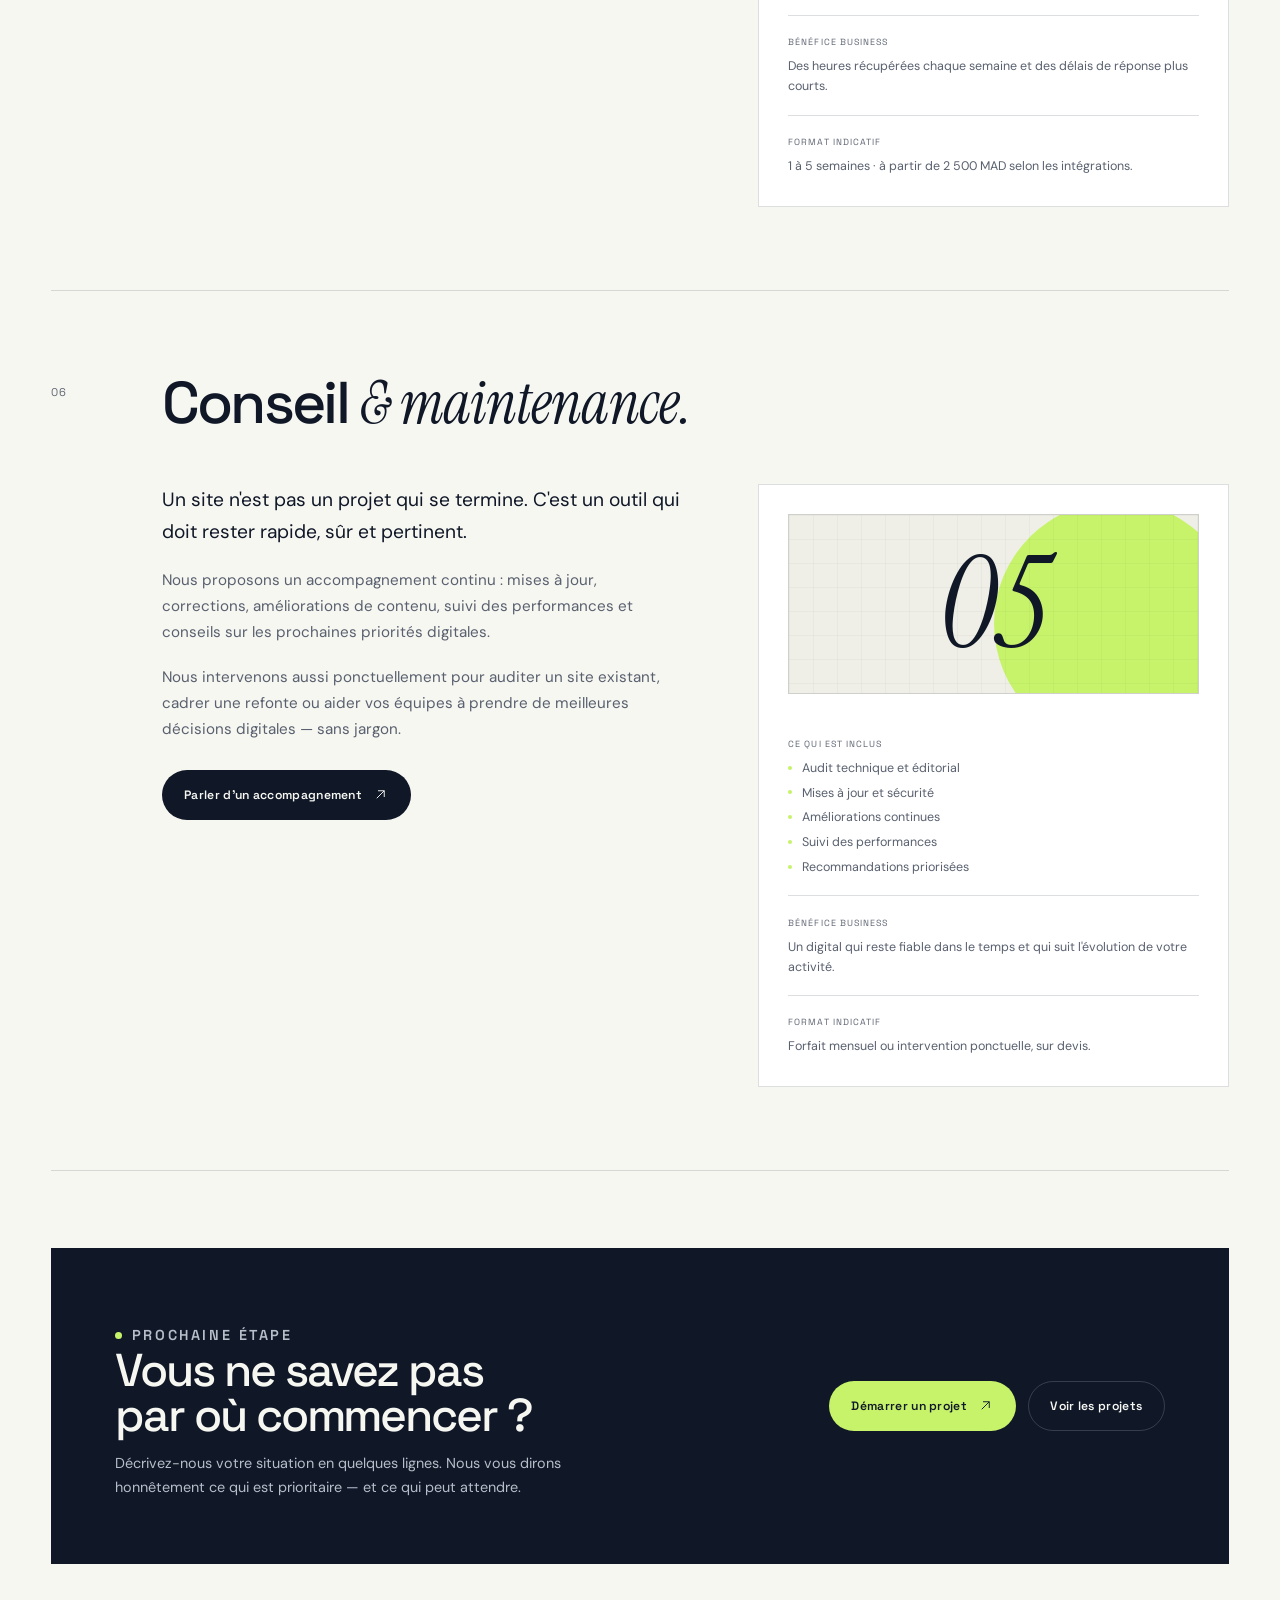
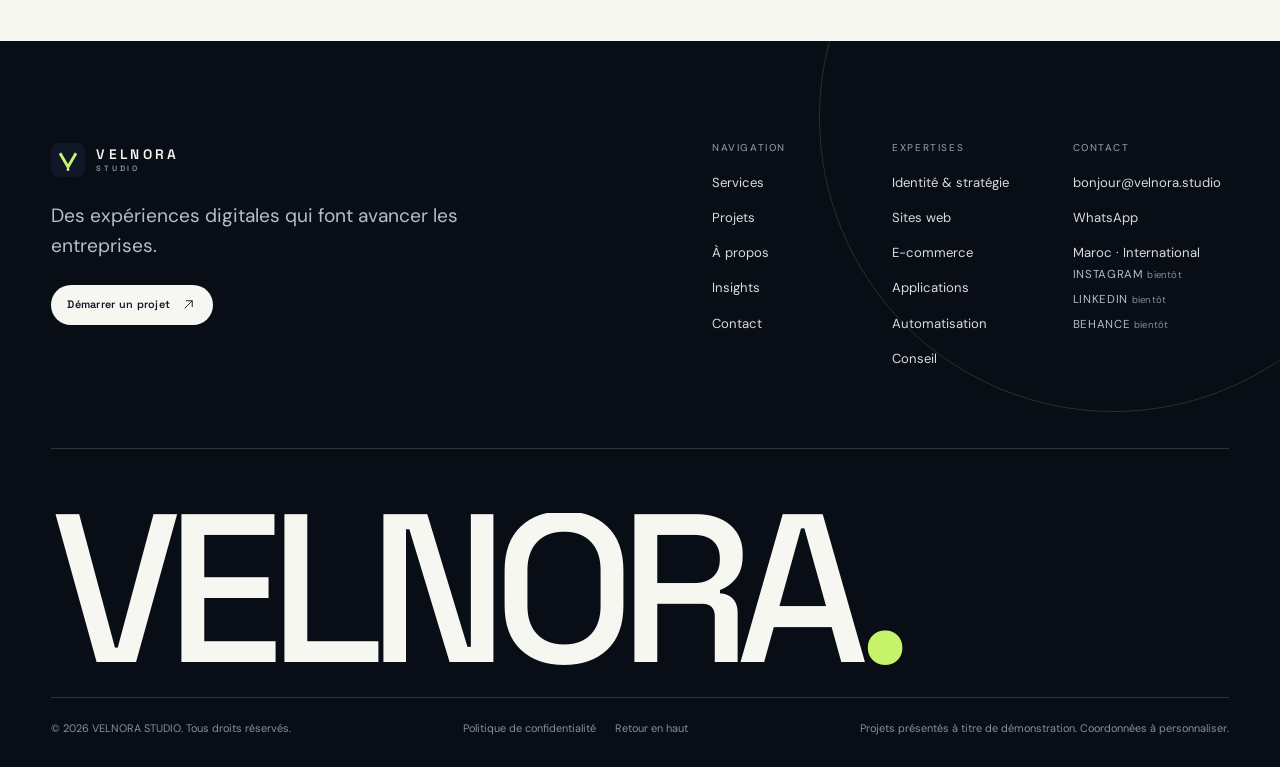
<file: services.html>
<!doctype html>
<html lang="fr" dir="ltr">
<head>
  <meta charset="utf-8">
  <meta name="viewport" content="width=device-width, initial-scale=1">
  <title>Services — Identité, sites web, e-commerce &amp; automatisation | VELNORA STUDIO</title>
  <meta name="description" content="Six expertises pour faire avancer votre entreprise : identité de marque, sites web sur mesure, e-commerce, applications, IA et automatisation, conseil et maintenance.">
  <meta name="author" content="VELNORA STUDIO">
  <meta name="theme-color" content="#101828">
  <meta name="color-scheme" content="light">
  <meta name="robots" content="index, follow">
  <link rel="canonical" href="https://velnora.studio/services.html">

  <meta property="og:type" content="website">
  <meta property="og:site_name" content="VELNORA STUDIO">
  <meta property="og:locale" content="fr_FR">
  <meta property="og:title" content="Services — VELNORA STUDIO">
  <meta property="og:description" content="Stratégie, design et technologie : six façons concrètes de faire avancer votre entreprise.">
  <meta property="og:url" content="https://velnora.studio/services.html">
  <meta property="og:image" content="https://velnora.studio/assets/og-image.png">
  <meta property="og:image:width" content="1200">
  <meta property="og:image:height" content="630">
  <meta property="og:image:alt" content="VELNORA STUDIO — Digital experiences that move businesses forward.">
  <meta name="twitter:card" content="summary_large_image">
  <meta name="twitter:title" content="Services — VELNORA STUDIO">
  <meta name="twitter:description" content="Identité de marque, sites web, e-commerce, applications et automatisation.">
  <meta name="twitter:image" content="https://velnora.studio/assets/og-image.png">

  <link rel="icon" href="assets/favicon.svg" type="image/svg+xml">
  <link rel="apple-touch-icon" href="assets/apple-touch-icon.png">
  <link rel="manifest" href="site.webmanifest">
  <link rel="preconnect" href="https://fonts.googleapis.com">
  <link rel="preconnect" href="https://fonts.gstatic.com" crossorigin>
  <link href="https://fonts.googleapis.com/css2?family=DM+Sans:wght@400;500;600;700&family=Instrument+Serif:ital@0;1&family=Space+Grotesk:wght@400;500;600;700&display=swap" rel="stylesheet">
  <link rel="stylesheet" href="css/tokens.css">
  <link rel="stylesheet" href="css/base.css">
  <link rel="stylesheet" href="css/components.css">
  <link rel="stylesheet" href="css/mockups.css">
  <link rel="stylesheet" href="css/sections.css">
  <link rel="stylesheet" href="css/responsive.css">
</head>
<body class="page">
  <a class="skip-link" href="#main">Aller au contenu</a>

  <header class="site-header" data-header>
    <div class="container site-header__inner">
      <a class="brand" href="index.html" aria-label="VELNORA STUDIO — Accueil">
        <span class="brand__mark" aria-hidden="true">
          <svg viewBox="0 0 64 64" fill="none"><rect width="64" height="64" rx="16" fill="#101828"/><path d="M17 19.5 32 45l15-25.5" stroke="#C7F36B" stroke-width="5.5"/><circle cx="32" cy="50" r="2.5" fill="#F7F7F2"/></svg>
        </span>
        <span class="brand__type">
          <span class="brand__name" data-brand="name">VELNORA</span>
          <span class="brand__suffix" data-brand="suffix">STUDIO</span>
        </span>
      </a>

      <nav class="primary-nav" aria-label="Navigation principale">
        <ul>
          <li><a href="services.html" aria-current="page">Services</a></li>
          <li><a href="work.html">Projets</a></li>
          <li><a href="index.html#about">À propos</a></li>
          <li><a href="insights.html">Insights</a></li>
          <li><a href="index.html#contact">Contact</a></li>
        </ul>
      </nav>

      <div class="header-actions">
        <span class="lang-switch" title="Français — English et العربية bientôt disponibles" aria-label="Langue actuelle : français. English et العربية bientôt disponibles.">FR <span class="lang-switch__muted">/ EN · AR</span></span>
        <a class="btn btn--dark btn--small header-cta" href="index.html#contact">
          Parlons-en
          <svg viewBox="0 0 24 24" fill="none" aria-hidden="true"><path d="M6 18 18 6M8 6h10v10" stroke="currentColor" stroke-width="1.5"/></svg>
        </a>
        <button class="menu-toggle" type="button" data-menu-toggle aria-expanded="false" aria-controls="mobile-menu">
          Menu
          <span class="menu-toggle__bars" aria-hidden="true"></span>
        </button>
      </div>
    </div>
    <div class="scroll-progress" data-scroll-progress aria-hidden="true"></div>
  </header>

  <div class="mobile-menu" id="mobile-menu" data-mobile-menu role="dialog" aria-modal="true" aria-label="Menu principal" hidden>
    <nav class="mobile-menu__nav" aria-label="Navigation mobile">
      <ul>
        <li><a class="mobile-menu__link" href="services.html"><span>01</span>Services</a></li>
        <li><a class="mobile-menu__link" href="work.html"><span>02</span>Projets</a></li>
        <li><a class="mobile-menu__link" href="index.html#about"><span>03</span>À propos</a></li>
        <li><a class="mobile-menu__link" href="insights.html"><span>04</span>Insights</a></li>
        <li><a class="mobile-menu__link" href="index.html#contact"><span>05</span>Contact</a></li>
      </ul>
    </nav>
    <div class="mobile-menu__footer">
      <p>Un projet en tête ? Écrivez-nous directement.</p>
      <a href="mailto:bonjour@velnora.studio" data-email>bonjour@velnora.studio</a>
      <a href="https://wa.me/" data-whatsapp>WhatsApp</a>
      <p><span data-location>Maroc · International</span> · Français · English · العربية</p>
      <p class="meta">FR · EN / AR bientôt</p>
    </div>
  </div>

  <main id="main">
    <header class="page-hero">
      <div class="container page-hero__inner">
        <nav class="breadcrumb" aria-label="Fil d'Ariane">
          <a href="index.html">Accueil</a>
          <span class="breadcrumb__sep" aria-hidden="true">/</span>
          <span aria-current="page">Services</span>
        </nav>
        <p class="eyebrow">Expertise</p>
        <h1>De l'idée à <em>l'impact.</em></h1>
        <p class="page-hero__lead">Nous réunissons stratégie, direction artistique et développement dans une même équipe. Six expertises complémentaires, un seul objectif : rendre votre entreprise plus claire, plus désirable et plus facile à choisir.</p>
        <div class="service-index">
          <a href="#identite">01 — Identité</a>
          <a href="#sites-web">02 — Sites web</a>
          <a href="#ecommerce">03 — E-commerce</a>
          <a href="#applications">04 — Applications</a>
          <a href="#automatisation">05 — IA &amp; automatisation</a>
          <a href="#conseil">06 — Conseil</a>
        </div>
      </div>
    </header>

    <div class="container">
      <section class="service-detail" id="identite" aria-labelledby="identite-title" data-reveal>
        <div class="service-detail__head">
          <span class="service-detail__num">01</span>
          <h2 id="identite-title">Identité de marque <em>&amp; stratégie.</em></h2>
        </div>
        <div class="service-detail__grid">
          <div class="service-detail__copy">
            <p class="lead">Une marque n'est pas seulement un logo. C'est la façon dont vous êtes compris, mémorisé et choisi.</p>
            <p>Nous commençons par clarifier votre positionnement : ce que vous faites, pour qui, et pourquoi cela compte. Puis nous traduisons cette clarté en un système visuel cohérent — nom, logotype, palette, typographie, ton de voix et règles d'usage.</p>
            <p>Le résultat n'est pas un document qui reste dans un tiroir. C'est une base de travail utilisable par vos équipes, vos partenaires et vos prestataires, sur tous les supports.</p>
            <div class="btn-row service-detail__cta">
              <a class="btn btn--dark" href="index.html#contact">
                Discuter de votre marque
                <svg viewBox="0 0 24 24" fill="none" aria-hidden="true"><path d="M6 18 18 6M8 6h10v10" stroke="currentColor" stroke-width="1.5"/></svg>
              </a>
            </div>
          </div>
          <div class="service-detail__spec">
            <div class="service-detail__art" aria-hidden="true"><span class="service-detail__art-mark">Aa</span></div>
            <div class="spec-item">
              <span>Ce qui est inclus</span>
              <ul>
                <li>Atelier de cadrage et entretiens</li>
                <li>Plateforme de marque</li>
                <li>Logotype et déclinaisons</li>
                <li>Palette, typographie, iconographie</li>
                <li>Guide d'utilisation essentiel</li>
              </ul>
            </div>
            <div class="spec-item">
              <span>Bénéfice business</span>
              <p>Une image cohérente qui installe la confiance et distingue votre offre de la concurrence.</p>
            </div>
            <div class="spec-item">
              <span>Format indicatif</span>
              <p>2 à 4 semaines · à partir de 2 500 MAD selon le périmètre.</p>
            </div>
          </div>
        </div>
      </section>

      <section class="service-detail" id="sites-web" aria-labelledby="sites-web-title" data-reveal>
        <div class="service-detail__head">
          <span class="service-detail__num">02</span>
          <h2 id="sites-web-title">Sites web <em>sur mesure.</em></h2>
        </div>
        <div class="service-detail__grid">
          <div class="service-detail__copy">
            <p class="lead">Un site doit faire deux choses : représenter votre niveau réel, et rendre la prise de contact évidente.</p>
            <p>Nous concevons des sites éditoriaux, rapides et responsive. L'architecture est pensée autour des questions de vos clients, pas autour d'un modèle générique. Chaque page a un rôle, chaque section une intention.</p>
            <p>Le développement est propre et maintenable : HTML sémantique, CSS organisé, JavaScript léger, images optimisées. Vous obtenez un site que vous pouvez faire évoluer sans repartir de zéro.</p>
            <div class="btn-row service-detail__cta">
              <a class="btn btn--dark" href="index.html#contact">
                Demander un site
                <svg viewBox="0 0 24 24" fill="none" aria-hidden="true"><path d="M6 18 18 6M8 6h10v10" stroke="currentColor" stroke-width="1.5"/></svg>
              </a>
            </div>
          </div>
          <div class="service-detail__spec">
            <div class="service-detail__art" aria-hidden="true"><span class="service-detail__art-mark">01</span></div>
            <div class="spec-item">
              <span>Ce qui est inclus</span>
              <ul>
                <li>Architecture et parcours</li>
                <li>Design sur mesure, mobile d'abord</li>
                <li>Développement statique ou CMS</li>
                <li>SEO technique de base</li>
                <li>Formation à la prise en main</li>
              </ul>
            </div>
            <div class="spec-item">
              <span>Bénéfice business</span>
              <p>Plus de demandes qualifiées, moins de questions répétitives, une crédibilité immédiate.</p>
            </div>
            <div class="spec-item">
              <span>Format indicatif</span>
              <p>2 à 6 semaines · à partir de 1 500 MAD selon le nombre de pages.</p>
            </div>
          </div>
        </div>
      </section>

      <section class="service-detail" id="ecommerce" aria-labelledby="ecommerce-title" data-reveal>
        <div class="service-detail__head">
          <span class="service-detail__num">03</span>
          <h2 id="ecommerce-title">E-commerce <em>sans friction.</em></h2>
        </div>
        <div class="service-detail__grid">
          <div class="service-detail__copy">
            <p class="lead">Vendre en ligne, c'est surtout réduire les hésitations. Nous travaillons le produit, le parcours et la confiance.</p>
            <p>Nous construisons des boutiques claires : fiches produits lisibles, photos valorisées, livraison et paiement expliqués sans détour. Chaque étape est testée sur mobile, là où se joue la majorité des décisions.</p>
            <p>Nous pouvons partir d'une solution existante (Shopify, WooCommerce) ou d'une base sur mesure selon votre volume, vos intégrations et votre capacité de gestion au quotidien.</p>
            <div class="btn-row service-detail__cta">
              <a class="btn btn--dark" href="index.html#contact">
                Lancer votre boutique
                <svg viewBox="0 0 24 24" fill="none" aria-hidden="true"><path d="M6 18 18 6M8 6h10v10" stroke="currentColor" stroke-width="1.5"/></svg>
              </a>
            </div>
          </div>
          <div class="service-detail__spec">
            <div class="service-detail__art" aria-hidden="true"><span class="service-detail__art-mark">02</span></div>
            <div class="spec-item">
              <span>Ce qui est inclus</span>
              <ul>
                <li>Stratégie de catalogue et de navigation</li>
                <li>Design des fiches produits et du panier</li>
                <li>Intégration paiement et livraison</li>
                <li>Optimisation mobile</li>
                <li>Base SEO produits</li>
              </ul>
            </div>
            <div class="spec-item">
              <span>Bénéfice business</span>
              <p>Un tunnel plus court, un panier mieux compris, moins d'abandons évitables.</p>
            </div>
            <div class="spec-item">
              <span>Format indicatif</span>
              <p>4 à 8 semaines · devis selon catalogue et intégrations.</p>
            </div>
          </div>
        </div>
      </section>

      <section class="service-detail" id="applications" aria-labelledby="applications-title" data-reveal>
        <div class="service-detail__head">
          <span class="service-detail__num">04</span>
          <h2 id="applications-title">Applications web <em>&amp; logiciels.</em></h2>
        </div>
        <div class="service-detail__grid">
          <div class="service-detail__copy">
            <p class="lead">Quand un tableur ne suffit plus, un outil bien conçu fait gagner des heures chaque semaine.</p>
            <p>Nous concevons des applications métier simples : espaces clients, gestion de commandes, réservations, tableaux de bord, portails internes. Nous partons du processus réel, puis nous supprimons les étapes inutiles.</p>
            <p>Chaque interface est pensée pour les personnes qui l'utilisent tous les jours. Moins d'écrans, moins de clics, plus de clarté — et une documentation pour que l'outil vive après nous.</p>
            <div class="btn-row service-detail__cta">
              <a class="btn btn--dark" href="index.html#contact">
                Décrire votre besoin
                <svg viewBox="0 0 24 24" fill="none" aria-hidden="true"><path d="M6 18 18 6M8 6h10v10" stroke="currentColor" stroke-width="1.5"/></svg>
              </a>
            </div>
          </div>
          <div class="service-detail__spec">
            <div class="service-detail__art" aria-hidden="true"><span class="service-detail__art-mark">03</span></div>
            <div class="spec-item">
              <span>Ce qui est inclus</span>
              <ul>
                <li>Cartographie du processus</li>
                <li>Maquettes des écrans clés</li>
                <li>Développement front et back</li>
                <li>Authentification et rôles</li>
                <li>Documentation et passation</li>
              </ul>
            </div>
            <div class="spec-item">
              <span>Bénéfice business</span>
              <p>Des opérations plus rapides, moins d'erreurs de saisie et une information fiable au même endroit.</p>
            </div>
            <div class="spec-item">
              <span>Format indicatif</span>
              <p>6 à 12 semaines · cadrage technique obligatoire avant devis.</p>
            </div>
          </div>
        </div>
      </section>

      <section class="service-detail" id="automatisation" aria-labelledby="automatisation-title" data-reveal>
        <div class="service-detail__head">
          <span class="service-detail__num">05</span>
          <h2 id="automatisation-title">IA <em>&amp; automatisation.</em></h2>
        </div>
        <div class="service-detail__grid">
          <div class="service-detail__copy">
            <p class="lead">L'automatisation utile ne remplace pas votre métier. Elle supprime les tâches qui vous empêchent de l'exercer.</p>
            <p>Nous identifions les répétitions coûteuses : réponses aux demandes, tri des messages, création de devis, mise à jour de fichiers, relances. Puis nous construisons des workflows fiables, avec des points de contrôle humains là où c'est nécessaire.</p>
            <p>Nous pouvons intégrer des modèles de langage pour la reformulation ou la première réponse, toujours avec une validation humaine et une gestion claire des données.</p>
            <div class="btn-row service-detail__cta">
              <a class="btn btn--dark" href="index.html#contact">
                Étudier vos automatisations
                <svg viewBox="0 0 24 24" fill="none" aria-hidden="true"><path d="M6 18 18 6M8 6h10v10" stroke="currentColor" stroke-width="1.5"/></svg>
              </a>
            </div>
          </div>
          <div class="service-detail__spec">
            <div class="service-detail__art" aria-hidden="true"><span class="service-detail__art-mark">04</span></div>
            <div class="spec-item">
              <span>Ce qui est inclus</span>
              <ul>
                <li>Audit des tâches répétitives</li>
                <li>Workflow documenté</li>
                <li>Connexions entre vos outils</li>
                <li>Règles de validation humaine</li>
                <li>Suivi des erreurs et alertes</li>
              </ul>
            </div>
            <div class="spec-item">
              <span>Bénéfice business</span>
              <p>Des heures récupérées chaque semaine et des délais de réponse plus courts.</p>
            </div>
            <div class="spec-item">
              <span>Format indicatif</span>
              <p>1 à 5 semaines · à partir de 2 500 MAD selon les intégrations.</p>
            </div>
          </div>
        </div>
      </section>

      <section class="service-detail" id="conseil" aria-labelledby="conseil-title" data-reveal>
        <div class="service-detail__head">
          <span class="service-detail__num">06</span>
          <h2 id="conseil-title">Conseil <em>&amp; maintenance.</em></h2>
        </div>
        <div class="service-detail__grid">
          <div class="service-detail__copy">
            <p class="lead">Un site n'est pas un projet qui se termine. C'est un outil qui doit rester rapide, sûr et pertinent.</p>
            <p>Nous proposons un accompagnement continu : mises à jour, corrections, améliorations de contenu, suivi des performances et conseils sur les prochaines priorités digitales.</p>
            <p>Nous intervenons aussi ponctuellement pour auditer un site existant, cadrer une refonte ou aider vos équipes à prendre de meilleures décisions digitales — sans jargon.</p>
            <div class="btn-row service-detail__cta">
              <a class="btn btn--dark" href="index.html#contact">
                Parler d'un accompagnement
                <svg viewBox="0 0 24 24" fill="none" aria-hidden="true"><path d="M6 18 18 6M8 6h10v10" stroke="currentColor" stroke-width="1.5"/></svg>
              </a>
            </div>
          </div>
          <div class="service-detail__spec">
            <div class="service-detail__art" aria-hidden="true"><span class="service-detail__art-mark">05</span></div>
            <div class="spec-item">
              <span>Ce qui est inclus</span>
              <ul>
                <li>Audit technique et éditorial</li>
                <li>Mises à jour et sécurité</li>
                <li>Améliorations continues</li>
                <li>Suivi des performances</li>
                <li>Recommandations priorisées</li>
              </ul>
            </div>
            <div class="spec-item">
              <span>Bénéfice business</span>
              <p>Un digital qui reste fiable dans le temps et qui suit l'évolution de votre activité.</p>
            </div>
            <div class="spec-item">
              <span>Format indicatif</span>
              <p>Forfait mensuel ou intervention ponctuelle, sur devis.</p>
            </div>
          </div>
        </div>
      </section>
    </div>

    <section class="section section--tight" aria-labelledby="services-cta-title">
      <div class="container">
        <div class="services-cta" data-reveal>
          <div>
            <p class="eyebrow">Prochaine étape</p>
            <h2 id="services-cta-title">Vous ne savez pas par où commencer ?</h2>
            <p>Décrivez-nous votre situation en quelques lignes. Nous vous dirons honnêtement ce qui est prioritaire — et ce qui peut attendre.</p>
          </div>
          <div class="btn-row">
            <a class="btn" href="index.html#contact">
              Démarrer un projet
              <svg viewBox="0 0 24 24" fill="none" aria-hidden="true"><path d="M6 18 18 6M8 6h10v10" stroke="currentColor" stroke-width="1.5"/></svg>
            </a>
            <a class="btn btn--outline-light" href="work.html">Voir les projets</a>
          </div>
        </div>
      </div>
    </section>
  </main>

  <footer class="site-footer">
    <div class="container">
      <div class="footer-top">
        <div class="footer-brand">
          <a class="brand" href="index.html" aria-label="VELNORA STUDIO — Accueil">
            <span class="brand__mark" aria-hidden="true">
              <svg viewBox="0 0 64 64" fill="none"><rect width="64" height="64" rx="16" fill="#101828"/><path d="M17 19.5 32 45l15-25.5" stroke="#C7F36B" stroke-width="5.5"/><circle cx="32" cy="50" r="2.5" fill="#F7F7F2"/></svg>
            </span>
            <span class="brand__type">
              <span class="brand__name" data-brand="name">VELNORA</span>
              <span class="brand__suffix" data-brand="suffix">STUDIO</span>
            </span>
          </a>
          <p data-brand="tagline">Des expériences digitales qui font avancer les entreprises.</p>
          <a class="btn btn--light btn--small" href="index.html#contact">
            Démarrer un projet
            <svg viewBox="0 0 24 24" fill="none" aria-hidden="true"><path d="M6 18 18 6M8 6h10v10" stroke="currentColor" stroke-width="1.5"/></svg>
          </a>
        </div>

        <div class="footer-cols">
          <div class="footer-col">
            <h3>Navigation</h3>
            <ul>
              <li><a href="services.html">Services</a></li>
              <li><a href="work.html">Projets</a></li>
              <li><a href="index.html#about">À propos</a></li>
              <li><a href="insights.html">Insights</a></li>
              <li><a href="index.html#contact">Contact</a></li>
            </ul>
          </div>
          <div class="footer-col">
            <h3>Expertises</h3>
            <ul>
              <li><a href="services.html#identite">Identité &amp; stratégie</a></li>
              <li><a href="services.html#sites-web">Sites web</a></li>
              <li><a href="services.html#ecommerce">E-commerce</a></li>
              <li><a href="services.html#applications">Applications</a></li>
              <li><a href="services.html#automatisation">Automatisation</a></li>
              <li><a href="services.html#conseil">Conseil</a></li>
            </ul>
          </div>
          <div class="footer-col">
            <h3>Contact</h3>
            <ul>
              <li><a href="mailto:bonjour@velnora.studio"><span data-email>bonjour@velnora.studio</span></a></li>
              <li><a href="https://wa.me/" data-whatsapp>WhatsApp</a></li>
              <li><span data-location>Maroc · International</span></li>
            </ul>
            <div class="footer-social" aria-label="Réseaux sociaux">
              <a data-social-link="instagram" hidden>Instagram</a>
              <span data-social-placeholder="instagram">Instagram <small>bientôt</small></span>
              <a data-social-link="linkedin" hidden>LinkedIn</a>
              <span data-social-placeholder="linkedin">LinkedIn <small>bientôt</small></span>
              <a data-social-link="behance" hidden>Behance</a>
              <span data-social-placeholder="behance">Behance <small>bientôt</small></span>
            </div>
          </div>
        </div>
      </div>

      <div class="footer-wordmark" aria-hidden="true"><span data-brand="name">VELNORA</span><span class="dot">.</span></div>

      <div class="footer-bottom">
        <p>© <span data-year>2026</span> <span data-brand="full">VELNORA STUDIO</span>. Tous droits réservés.</p>
        <div class="footer-bottom__links">
          <a href="privacy.html">Politique de confidentialité</a>
          <a href="#main">Retour en haut</a>
        </div>
        <p>Projets présentés à titre de démonstration. Coordonnées à personnaliser.</p>
      </div>
    </div>
  </footer>

  <script src="js/config.js" defer></script>
  <script src="js/app.js" defer></script>
</body>
</html>
</file>
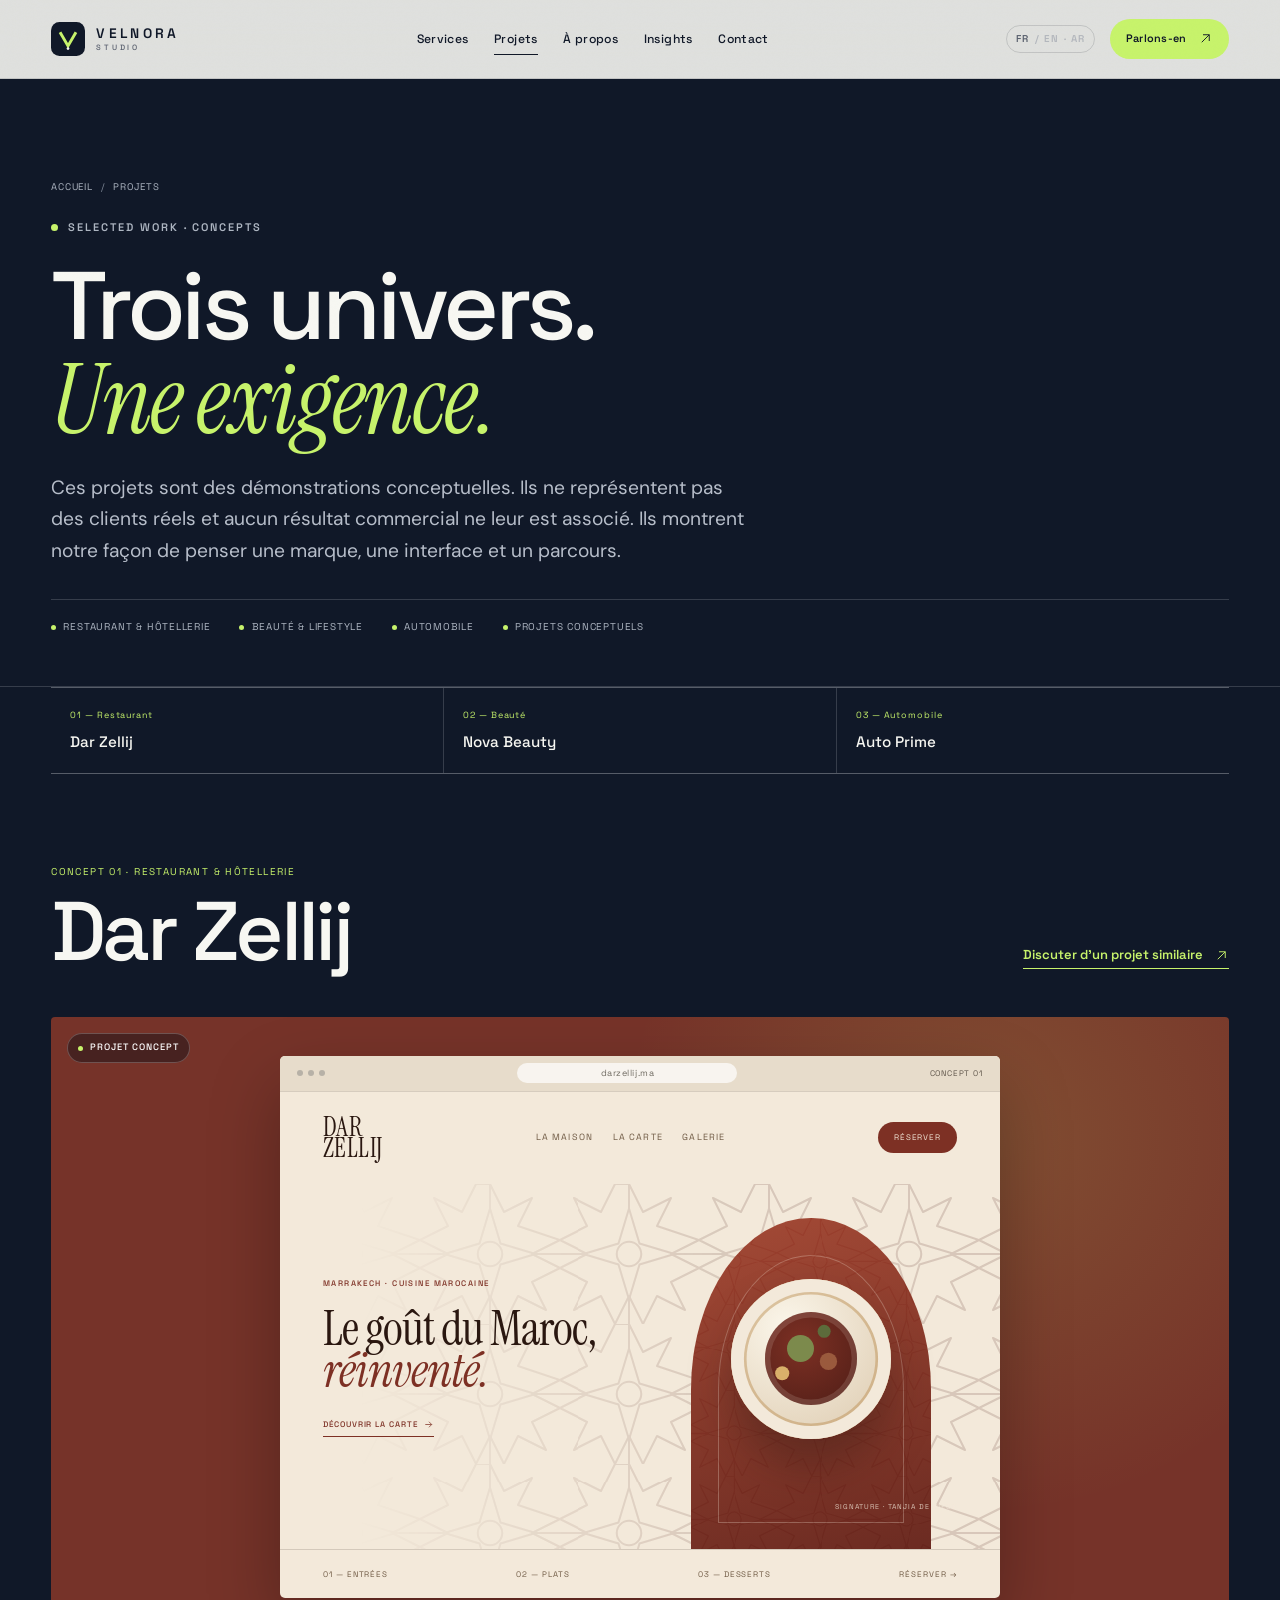
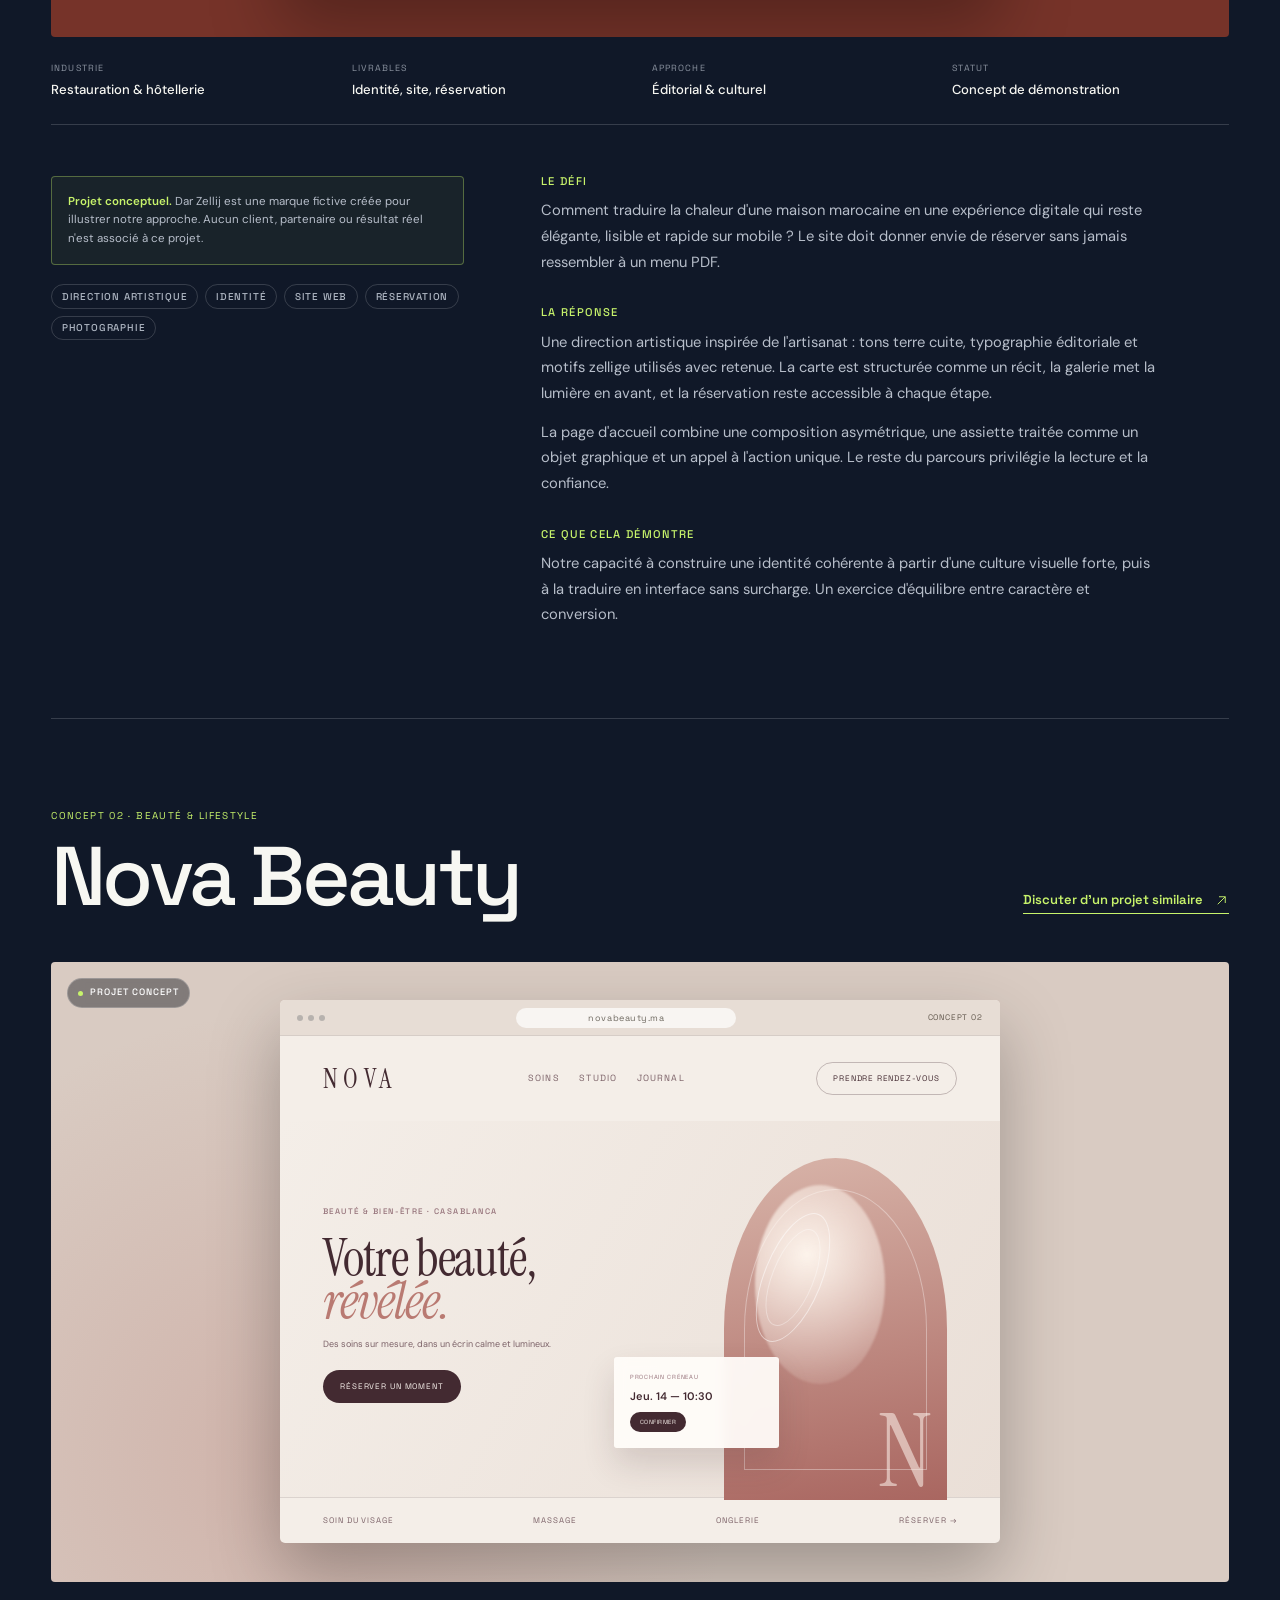
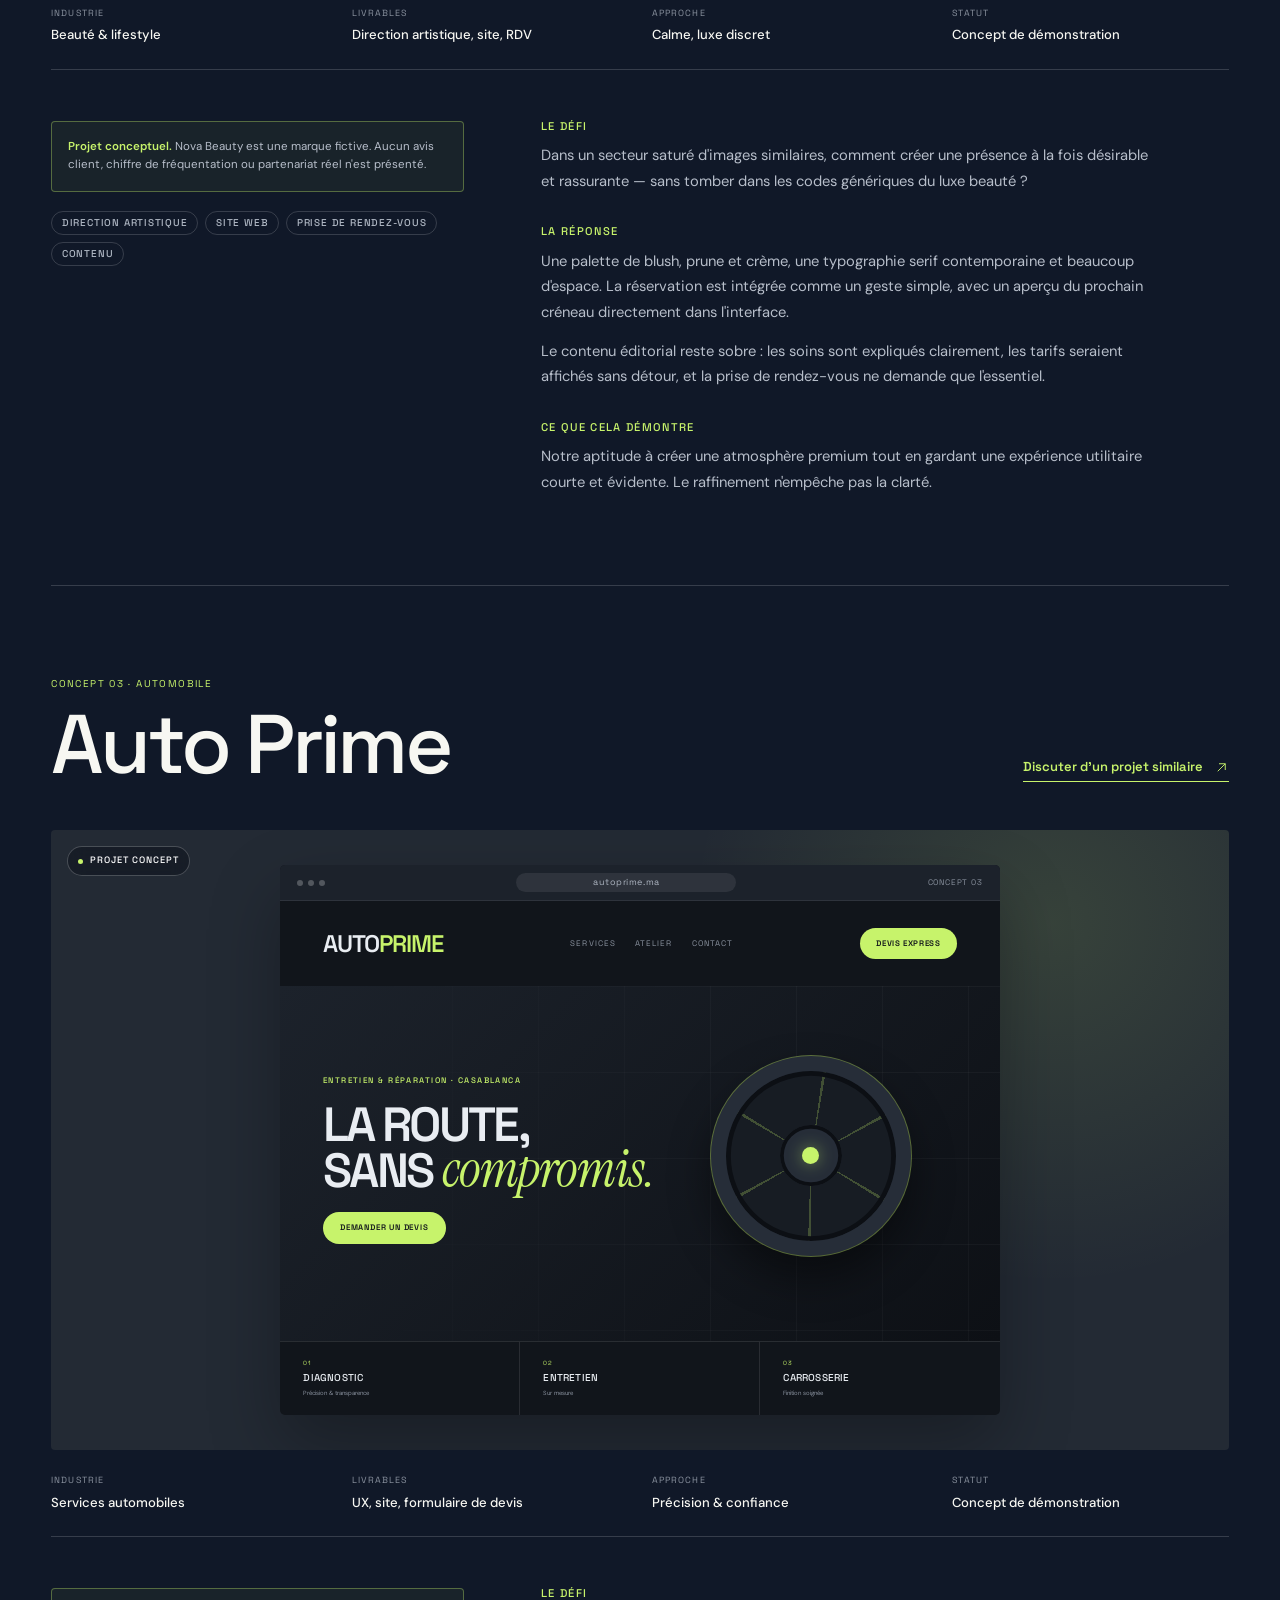
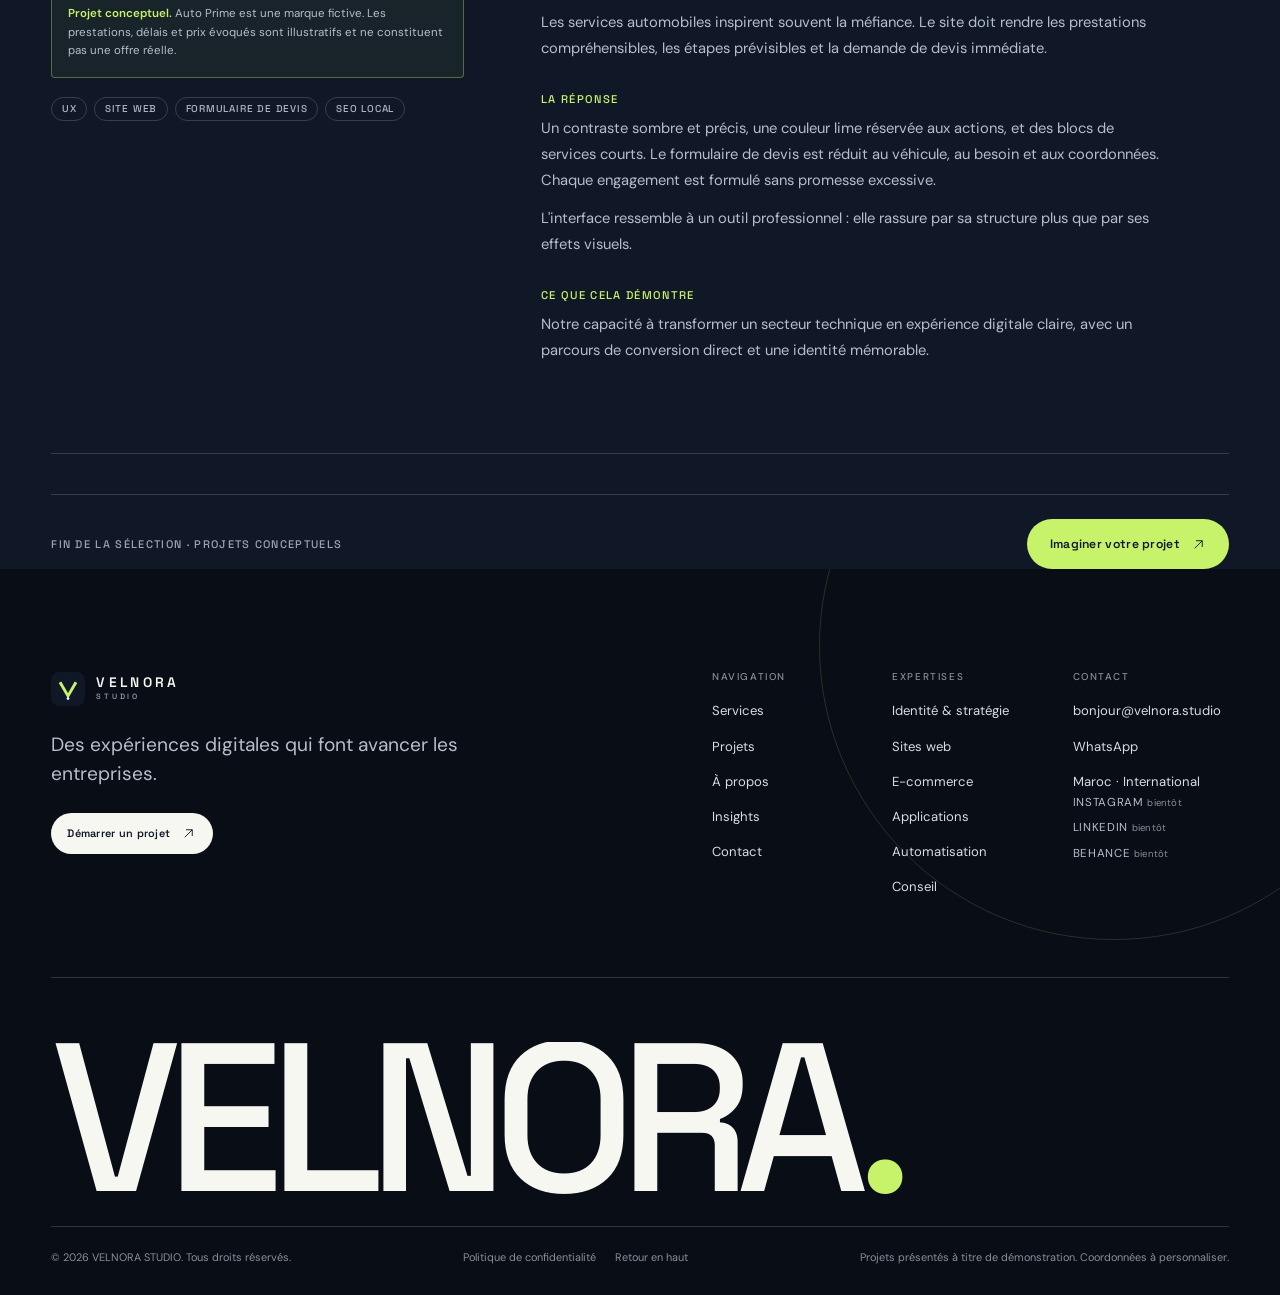
<file: work.html>
<!doctype html>
<html lang="fr" dir="ltr">
<head>
  <meta charset="utf-8">
  <meta name="viewport" content="width=device-width, initial-scale=1">
  <title>Projets conceptuels — Dar Zellij, Nova Beauty, Auto Prime | VELNORA STUDIO</title>
  <meta name="description" content="Trois études de cas conceptuelles qui montrent notre approche du design, de la stratégie et du développement : restaurant, beauté et automobile.">
  <meta name="author" content="VELNORA STUDIO">
  <meta name="theme-color" content="#101828">
  <meta name="color-scheme" content="light">
  <meta name="robots" content="index, follow">
  <link rel="canonical" href="https://velnora.studio/work.html">

  <meta property="og:type" content="website">
  <meta property="og:site_name" content="VELNORA STUDIO">
  <meta property="og:locale" content="fr_FR">
  <meta property="og:title" content="Projets conceptuels — VELNORA STUDIO">
  <meta property="og:description" content="Dar Zellij, Nova Beauty, Auto Prime : trois démonstrations de notre approche.">
  <meta property="og:url" content="https://velnora.studio/work.html">
  <meta property="og:image" content="https://velnora.studio/assets/og-image.png">
  <meta property="og:image:width" content="1200">
  <meta property="og:image:height" content="630">
  <meta property="og:image:alt" content="VELNORA STUDIO — Digital experiences that move businesses forward.">
  <meta name="twitter:card" content="summary_large_image">
  <meta name="twitter:title" content="Projets conceptuels — VELNORA STUDIO">
  <meta name="twitter:description" content="Trois univers, une même exigence de design et de clarté.">
  <meta name="twitter:image" content="https://velnora.studio/assets/og-image.png">

  <link rel="icon" href="assets/favicon.svg" type="image/svg+xml">
  <link rel="apple-touch-icon" href="assets/apple-touch-icon.png">
  <link rel="manifest" href="site.webmanifest">
  <link rel="preconnect" href="https://fonts.googleapis.com">
  <link rel="preconnect" href="https://fonts.gstatic.com" crossorigin>
  <link href="https://fonts.googleapis.com/css2?family=DM+Sans:wght@400;500;600;700&family=Instrument+Serif:ital@0;1&family=Space+Grotesk:wght@400;500;600;700&display=swap" rel="stylesheet">
  <link rel="stylesheet" href="css/tokens.css">
  <link rel="stylesheet" href="css/base.css">
  <link rel="stylesheet" href="css/components.css">
  <link rel="stylesheet" href="css/mockups.css">
  <link rel="stylesheet" href="css/sections.css">
  <link rel="stylesheet" href="css/responsive.css">
</head>
<body class="page work-page">
  <a class="skip-link" href="#main">Aller au contenu</a>

  <header class="site-header" data-header>
    <div class="container site-header__inner">
      <a class="brand" href="index.html" aria-label="VELNORA STUDIO — Accueil">
        <span class="brand__mark" aria-hidden="true">
          <svg viewBox="0 0 64 64" fill="none"><rect width="64" height="64" rx="16" fill="#101828"/><path d="M17 19.5 32 45l15-25.5" stroke="#C7F36B" stroke-width="5.5"/><circle cx="32" cy="50" r="2.5" fill="#F7F7F2"/></svg>
        </span>
        <span class="brand__type">
          <span class="brand__name" data-brand="name">VELNORA</span>
          <span class="brand__suffix" data-brand="suffix">STUDIO</span>
        </span>
      </a>

      <nav class="primary-nav" aria-label="Navigation principale">
        <ul>
          <li><a href="services.html">Services</a></li>
          <li><a href="work.html" aria-current="page">Projets</a></li>
          <li><a href="index.html#about">À propos</a></li>
          <li><a href="insights.html">Insights</a></li>
          <li><a href="index.html#contact">Contact</a></li>
        </ul>
      </nav>

      <div class="header-actions">
        <span class="lang-switch" title="Français — English et العربية bientôt disponibles" aria-label="Langue actuelle : français. English et العربية bientôt disponibles.">FR <span class="lang-switch__muted">/ EN · AR</span></span>
        <a class="btn btn--small header-cta" href="index.html#contact">
          Parlons-en
          <svg viewBox="0 0 24 24" fill="none" aria-hidden="true"><path d="M6 18 18 6M8 6h10v10" stroke="currentColor" stroke-width="1.5"/></svg>
        </a>
        <button class="menu-toggle" type="button" data-menu-toggle aria-expanded="false" aria-controls="mobile-menu">
          Menu
          <span class="menu-toggle__bars" aria-hidden="true"></span>
        </button>
      </div>
    </div>
    <div class="scroll-progress" data-scroll-progress aria-hidden="true"></div>
  </header>

  <div class="mobile-menu" id="mobile-menu" data-mobile-menu role="dialog" aria-modal="true" aria-label="Menu principal" hidden>
    <nav class="mobile-menu__nav" aria-label="Navigation mobile">
      <ul>
        <li><a class="mobile-menu__link" href="services.html"><span>01</span>Services</a></li>
        <li><a class="mobile-menu__link" href="work.html"><span>02</span>Projets</a></li>
        <li><a class="mobile-menu__link" href="index.html#about"><span>03</span>À propos</a></li>
        <li><a class="mobile-menu__link" href="insights.html"><span>04</span>Insights</a></li>
        <li><a class="mobile-menu__link" href="index.html#contact"><span>05</span>Contact</a></li>
      </ul>
    </nav>
    <div class="mobile-menu__footer">
      <p>Un projet en tête ? Écrivez-nous directement.</p>
      <a href="mailto:bonjour@velnora.studio" data-email>bonjour@velnora.studio</a>
      <a href="https://wa.me/" data-whatsapp>WhatsApp</a>
      <p><span data-location>Maroc · International</span> · Français · English · العربية</p>
      <p class="meta">FR · EN / AR bientôt</p>
    </div>
  </div>

  <main id="main">
    <header class="page-hero page-hero--dark">
      <div class="container page-hero__inner">
        <nav class="breadcrumb" aria-label="Fil d'Ariane">
          <a href="index.html">Accueil</a>
          <span class="breadcrumb__sep" aria-hidden="true">/</span>
          <span aria-current="page">Projets</span>
        </nav>
        <p class="eyebrow">Selected work · Concepts</p>
        <h1>Trois univers. <em>Une exigence.</em></h1>
        <p class="page-hero__lead">Ces projets sont des démonstrations conceptuelles. Ils ne représentent pas des clients réels et aucun résultat commercial ne leur est associé. Ils montrent notre façon de penser une marque, une interface et un parcours.</p>
        <div class="page-hero__meta">
          <span>Restaurant &amp; hôtellerie</span>
          <span>Beauté &amp; lifestyle</span>
          <span>Automobile</span>
          <span>Projets conceptuels</span>
        </div>
      </div>
    </header>

    <div class="container">
      <nav class="work-index" aria-label="Index des projets">
        <a href="#dar-zellij"><span>01 — Restaurant</span><strong>Dar Zellij</strong></a>
        <a href="#nova-beauty"><span>02 — Beauté</span><strong>Nova Beauty</strong></a>
        <a href="#auto-prime"><span>03 — Automobile</span><strong>Auto Prime</strong></a>
      </nav>

      <!-- DAR ZELLIJ -->
      <article class="case-study" id="dar-zellij" aria-labelledby="dar-title">
        <div class="case-study__head">
          <div class="case-study__header">
            <span class="case-study__tag">Concept 01 · Restaurant &amp; hôtellerie</span>
            <h2 class="case-study__title" id="dar-title">Dar Zellij</h2>
          </div>
          <a class="text-link text-link--lime" href="index.html#contact">Discuter d'un projet similaire
            <svg viewBox="0 0 24 24" fill="none" aria-hidden="true"><path d="M6 18 18 6M8 6h10v10" stroke="currentColor" stroke-width="1.5"/></svg>
          </a>
        </div>

        <div class="case-study__visual case-study__visual--dar">
          <span class="concept-badge">Projet concept</span>
          <div class="mock mock--dar" aria-hidden="true">
            <div class="mock__chrome">
              <span class="mock__dots"><i></i><i></i><i></i></span>
              <span class="mock__url">darzellij.ma</span>
              <span class="mock__live">Concept 01</span>
            </div>
            <div class="dar">
              <div class="dar__nav">
                <span class="dar__logo">DAR<br>ZELLIJ</span>
                <span class="dar__links"><span>La maison</span><span>La carte</span><span>Galerie</span></span>
                <span class="dar__nav-cta">Réserver</span>
              </div>
              <div class="dar__hero">
                <div class="dar__pattern"></div>
                <div class="dar__copy">
                  <span class="dar__kicker">Marrakech · Cuisine marocaine</span>
                  <p class="dar__title">Le goût du Maroc,<br><em>réinventé.</em></p>
                  <span class="dar__cta">Découvrir la carte <svg viewBox="0 0 24 24" fill="none"><path d="M5 12h14M13 6l6 6-6 6" stroke="currentColor" stroke-width="1.6"/></svg></span>
                </div>
                <div class="dar__visual">
                  <div class="dar__arch"></div>
                  <div class="dar__plate"></div>
                  <span class="dar__caption">Signature · Tanjia de bœuf</span>
                </div>
              </div>
              <div class="dar__bottom"><span>01 — Entrées</span><span>02 — Plats</span><span>03 — Desserts</span><span>Réserver →</span></div>
            </div>
          </div>
        </div>

        <div class="case-study__meta">
          <div><span>Industrie</span><strong>Restauration &amp; hôtellerie</strong></div>
          <div><span>Livrables</span><strong>Identité, site, réservation</strong></div>
          <div><span>Approche</span><strong>Éditorial &amp; culturel</strong></div>
          <div><span>Statut</span><strong>Concept de démonstration</strong></div>
        </div>

        <div class="case-study__body">
          <aside class="case-study__aside">
            <div class="case-study__disclaimer"><strong>Projet conceptuel.</strong> Dar Zellij est une marque fictive créée pour illustrer notre approche. Aucun client, partenaire ou résultat réel n'est associé à ce projet.</div>
            <div class="case-study__deliverables">
              <span class="tag">Direction artistique</span>
              <span class="tag">Identité</span>
              <span class="tag">Site web</span>
              <span class="tag">Réservation</span>
              <span class="tag">Photographie</span>
            </div>
          </aside>
          <div class="case-study__content">
            <div class="case-study__block">
              <h3>Le défi</h3>
              <p>Comment traduire la chaleur d'une maison marocaine en une expérience digitale qui reste élégante, lisible et rapide sur mobile ? Le site doit donner envie de réserver sans jamais ressembler à un menu PDF.</p>
            </div>
            <div class="case-study__block">
              <h3>La réponse</h3>
              <p>Une direction artistique inspirée de l'artisanat : tons terre cuite, typographie éditoriale et motifs zellige utilisés avec retenue. La carte est structurée comme un récit, la galerie met la lumière en avant, et la réservation reste accessible à chaque étape.</p>
              <p>La page d'accueil combine une composition asymétrique, une assiette traitée comme un objet graphique et un appel à l'action unique. Le reste du parcours privilégie la lecture et la confiance.</p>
            </div>
            <div class="case-study__block">
              <h3>Ce que cela démontre</h3>
              <p>Notre capacité à construire une identité cohérente à partir d'une culture visuelle forte, puis à la traduire en interface sans surcharge. Un exercice d'équilibre entre caractère et conversion.</p>
            </div>
          </div>
        </div>
      </article>

      <!-- NOVA BEAUTY -->
      <article class="case-study" id="nova-beauty" aria-labelledby="nova-title">
        <div class="case-study__head">
          <div class="case-study__header">
            <span class="case-study__tag">Concept 02 · Beauté &amp; lifestyle</span>
            <h2 class="case-study__title" id="nova-title">Nova Beauty</h2>
          </div>
          <a class="text-link text-link--lime" href="index.html#contact">Discuter d'un projet similaire
            <svg viewBox="0 0 24 24" fill="none" aria-hidden="true"><path d="M6 18 18 6M8 6h10v10" stroke="currentColor" stroke-width="1.5"/></svg>
          </a>
        </div>

        <div class="case-study__visual case-study__visual--nova">
          <span class="concept-badge">Projet concept</span>
          <div class="mock mock--nova" aria-hidden="true">
            <div class="mock__chrome">
              <span class="mock__dots"><i></i><i></i><i></i></span>
              <span class="mock__url">novabeauty.ma</span>
              <span class="mock__live">Concept 02</span>
            </div>
            <div class="nova">
              <div class="nova__nav">
                <span class="nova__logo">NOVA</span>
                <span class="nova__links"><span>Soins</span><span>Studio</span><span>Journal</span></span>
                <span class="nova__nav-cta">Prendre rendez-vous</span>
              </div>
              <div class="nova__hero">
                <div class="nova__copy">
                  <span class="nova__kicker">Beauté &amp; bien-être · Casablanca</span>
                  <p class="nova__title">Votre beauté,<br><em>révélée.</em></p>
                  <p class="nova__sub">Des soins sur mesure, dans un écrin calme et lumineux.</p>
                  <span class="nova__cta">Réserver un moment</span>
                </div>
                <div class="nova__visual">
                  <div class="nova__arch"><span class="nova__glow"></span><span class="nova__petal"></span><span class="nova__monogram">N</span></div>
                  <div class="nova__card">
                    <span>Prochain créneau</span>
                    <strong>Jeu. 14 — 10:30</strong>
                    <em>Confirmer</em>
                  </div>
                </div>
              </div>
              <div class="nova__strip"><span>Soin du visage</span><span>Massage</span><span>Onglerie</span><span>Réserver →</span></div>
            </div>
          </div>
        </div>

        <div class="case-study__meta">
          <div><span>Industrie</span><strong>Beauté &amp; lifestyle</strong></div>
          <div><span>Livrables</span><strong>Direction artistique, site, RDV</strong></div>
          <div><span>Approche</span><strong>Calme, luxe discret</strong></div>
          <div><span>Statut</span><strong>Concept de démonstration</strong></div>
        </div>

        <div class="case-study__body">
          <aside class="case-study__aside">
            <div class="case-study__disclaimer"><strong>Projet conceptuel.</strong> Nova Beauty est une marque fictive. Aucun avis client, chiffre de fréquentation ou partenariat réel n'est présenté.</div>
            <div class="case-study__deliverables">
              <span class="tag">Direction artistique</span>
              <span class="tag">Site web</span>
              <span class="tag">Prise de rendez-vous</span>
              <span class="tag">Contenu</span>
            </div>
          </aside>
          <div class="case-study__content">
            <div class="case-study__block">
              <h3>Le défi</h3>
              <p>Dans un secteur saturé d'images similaires, comment créer une présence à la fois désirable et rassurante — sans tomber dans les codes génériques du luxe beauté ?</p>
            </div>
            <div class="case-study__block">
              <h3>La réponse</h3>
              <p>Une palette de blush, prune et crème, une typographie serif contemporaine et beaucoup d'espace. La réservation est intégrée comme un geste simple, avec un aperçu du prochain créneau directement dans l'interface.</p>
              <p>Le contenu éditorial reste sobre : les soins sont expliqués clairement, les tarifs seraient affichés sans détour, et la prise de rendez-vous ne demande que l'essentiel.</p>
            </div>
            <div class="case-study__block">
              <h3>Ce que cela démontre</h3>
              <p>Notre aptitude à créer une atmosphère premium tout en gardant une expérience utilitaire courte et évidente. Le raffinement n'empêche pas la clarté.</p>
            </div>
          </div>
        </div>
      </article>

      <!-- AUTO PRIME -->
      <article class="case-study" id="auto-prime" aria-labelledby="auto-title">
        <div class="case-study__head">
          <div class="case-study__header">
            <span class="case-study__tag">Concept 03 · Automobile</span>
            <h2 class="case-study__title" id="auto-title">Auto Prime</h2>
          </div>
          <a class="text-link text-link--lime" href="index.html#contact">Discuter d'un projet similaire
            <svg viewBox="0 0 24 24" fill="none" aria-hidden="true"><path d="M6 18 18 6M8 6h10v10" stroke="currentColor" stroke-width="1.5"/></svg>
          </a>
        </div>

        <div class="case-study__visual case-study__visual--auto">
          <span class="concept-badge">Projet concept</span>
          <div class="mock mock--auto" aria-hidden="true">
            <div class="mock__chrome">
              <span class="mock__dots"><i></i><i></i><i></i></span>
              <span class="mock__url">autoprime.ma</span>
              <span class="mock__live">Concept 03</span>
            </div>
            <div class="auto">
              <div class="auto__nav">
                <span class="auto__logo">AUTO<span>PRIME</span></span>
                <span class="auto__links"><span>Services</span><span>Atelier</span><span>Contact</span></span>
                <span class="auto__nav-cta">Devis express</span>
              </div>
              <div class="auto__hero">
                <div class="auto__copy">
                  <span class="auto__kicker">Entretien &amp; réparation · Casablanca</span>
                  <p class="auto__title">La route,<br>sans <em>compromis.</em></p>
                  <span class="auto__cta">Demander un devis</span>
                </div>
                <div class="auto__wheel-wrap"><div class="auto__wheel"></div></div>
              </div>
              <div class="auto__services">
                <div class="auto__service"><span>01</span><strong>Diagnostic</strong><small>Précision &amp; transparence</small></div>
                <div class="auto__service"><span>02</span><strong>Entretien</strong><small>Sur mesure</small></div>
                <div class="auto__service"><span>03</span><strong>Carrosserie</strong><small>Finition soignée</small></div>
              </div>
            </div>
          </div>
        </div>

        <div class="case-study__meta">
          <div><span>Industrie</span><strong>Services automobiles</strong></div>
          <div><span>Livrables</span><strong>UX, site, formulaire de devis</strong></div>
          <div><span>Approche</span><strong>Précision &amp; confiance</strong></div>
          <div><span>Statut</span><strong>Concept de démonstration</strong></div>
        </div>

        <div class="case-study__body">
          <aside class="case-study__aside">
            <div class="case-study__disclaimer"><strong>Projet conceptuel.</strong> Auto Prime est une marque fictive. Les prestations, délais et prix évoqués sont illustratifs et ne constituent pas une offre réelle.</div>
            <div class="case-study__deliverables">
              <span class="tag">UX</span>
              <span class="tag">Site web</span>
              <span class="tag">Formulaire de devis</span>
              <span class="tag">SEO local</span>
            </div>
          </aside>
          <div class="case-study__content">
            <div class="case-study__block">
              <h3>Le défi</h3>
              <p>Les services automobiles inspirent souvent la méfiance. Le site doit rendre les prestations compréhensibles, les étapes prévisibles et la demande de devis immédiate.</p>
            </div>
            <div class="case-study__block">
              <h3>La réponse</h3>
              <p>Un contraste sombre et précis, une couleur lime réservée aux actions, et des blocs de services courts. Le formulaire de devis est réduit au véhicule, au besoin et aux coordonnées. Chaque engagement est formulé sans promesse excessive.</p>
              <p>L'interface ressemble à un outil professionnel : elle rassure par sa structure plus que par ses effets visuels.</p>
            </div>
            <div class="case-study__block">
              <h3>Ce que cela démontre</h3>
              <p>Notre capacité à transformer un secteur technique en expérience digitale claire, avec un parcours de conversion direct et une identité mémorable.</p>
            </div>
          </div>
        </div>
      </article>

      <div class="case-study__foot">
        <p class="meta">Fin de la sélection · Projets conceptuels</p>
        <a class="btn" href="index.html#contact">
          Imaginer votre projet
          <svg viewBox="0 0 24 24" fill="none" aria-hidden="true"><path d="M6 18 18 6M8 6h10v10" stroke="currentColor" stroke-width="1.5"/></svg>
        </a>
      </div>
    </div>
  </main>

  <footer class="site-footer">
    <div class="container">
      <div class="footer-top">
        <div class="footer-brand">
          <a class="brand" href="index.html" aria-label="VELNORA STUDIO — Accueil">
            <span class="brand__mark" aria-hidden="true">
              <svg viewBox="0 0 64 64" fill="none"><rect width="64" height="64" rx="16" fill="#101828"/><path d="M17 19.5 32 45l15-25.5" stroke="#C7F36B" stroke-width="5.5"/><circle cx="32" cy="50" r="2.5" fill="#F7F7F2"/></svg>
            </span>
            <span class="brand__type">
              <span class="brand__name" data-brand="name">VELNORA</span>
              <span class="brand__suffix" data-brand="suffix">STUDIO</span>
            </span>
          </a>
          <p data-brand="tagline">Des expériences digitales qui font avancer les entreprises.</p>
          <a class="btn btn--light btn--small" href="index.html#contact">
            Démarrer un projet
            <svg viewBox="0 0 24 24" fill="none" aria-hidden="true"><path d="M6 18 18 6M8 6h10v10" stroke="currentColor" stroke-width="1.5"/></svg>
          </a>
        </div>

        <div class="footer-cols">
          <div class="footer-col">
            <h3>Navigation</h3>
            <ul>
              <li><a href="services.html">Services</a></li>
              <li><a href="work.html">Projets</a></li>
              <li><a href="index.html#about">À propos</a></li>
              <li><a href="insights.html">Insights</a></li>
              <li><a href="index.html#contact">Contact</a></li>
            </ul>
          </div>
          <div class="footer-col">
            <h3>Expertises</h3>
            <ul>
              <li><a href="services.html#identite">Identité &amp; stratégie</a></li>
              <li><a href="services.html#sites-web">Sites web</a></li>
              <li><a href="services.html#ecommerce">E-commerce</a></li>
              <li><a href="services.html#applications">Applications</a></li>
              <li><a href="services.html#automatisation">Automatisation</a></li>
              <li><a href="services.html#conseil">Conseil</a></li>
            </ul>
          </div>
          <div class="footer-col">
            <h3>Contact</h3>
            <ul>
              <li><a href="mailto:bonjour@velnora.studio"><span data-email>bonjour@velnora.studio</span></a></li>
              <li><a href="https://wa.me/" data-whatsapp>WhatsApp</a></li>
              <li><span data-location>Maroc · International</span></li>
            </ul>
            <div class="footer-social" aria-label="Réseaux sociaux">
              <a data-social-link="instagram" hidden>Instagram</a>
              <span data-social-placeholder="instagram">Instagram <small>bientôt</small></span>
              <a data-social-link="linkedin" hidden>LinkedIn</a>
              <span data-social-placeholder="linkedin">LinkedIn <small>bientôt</small></span>
              <a data-social-link="behance" hidden>Behance</a>
              <span data-social-placeholder="behance">Behance <small>bientôt</small></span>
            </div>
          </div>
        </div>
      </div>

      <div class="footer-wordmark" aria-hidden="true"><span data-brand="name">VELNORA</span><span class="dot">.</span></div>

      <div class="footer-bottom">
        <p>© <span data-year>2026</span> <span data-brand="full">VELNORA STUDIO</span>. Tous droits réservés.</p>
        <div class="footer-bottom__links">
          <a href="privacy.html">Politique de confidentialité</a>
          <a href="#main">Retour en haut</a>
        </div>
        <p>Projets présentés à titre de démonstration. Coordonnées à personnaliser.</p>
      </div>
    </div>
  </footer>

  <script src="js/config.js" defer></script>
  <script src="js/app.js" defer></script>
</body>
</html>
</file>
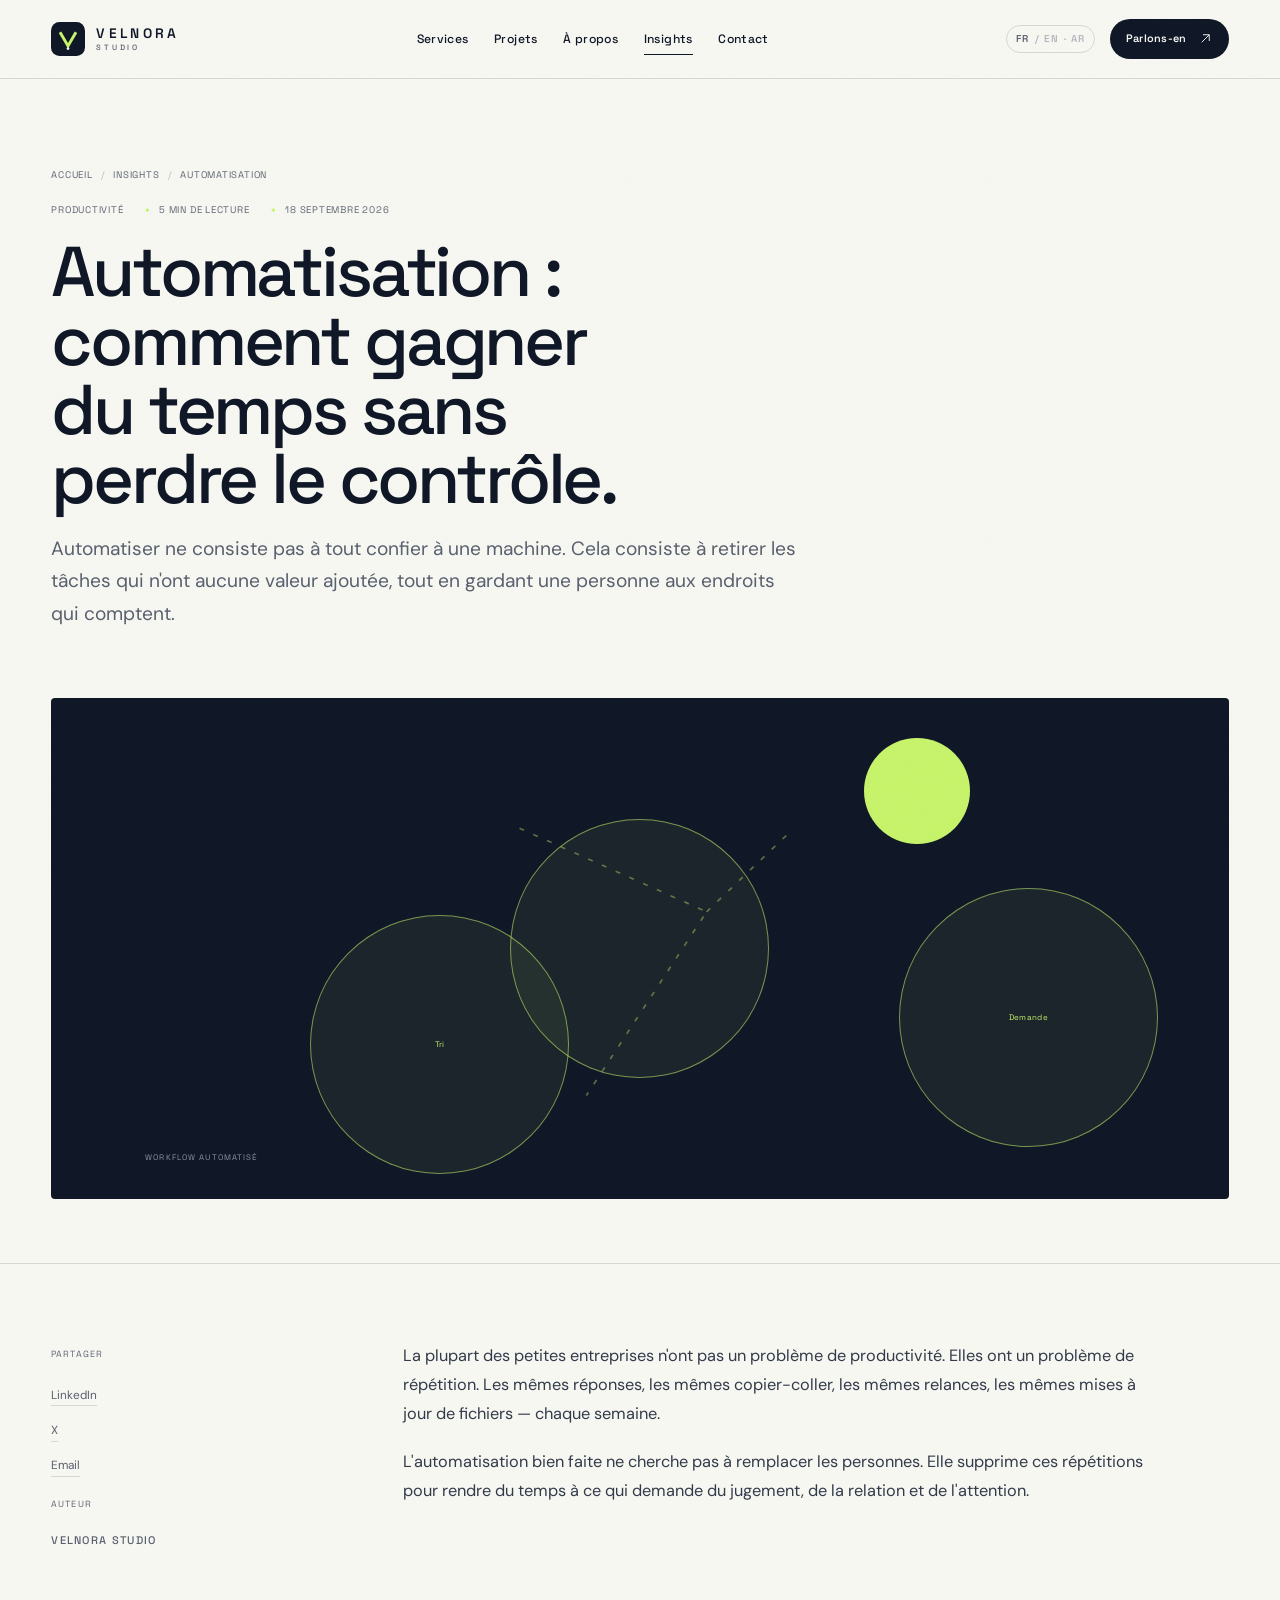
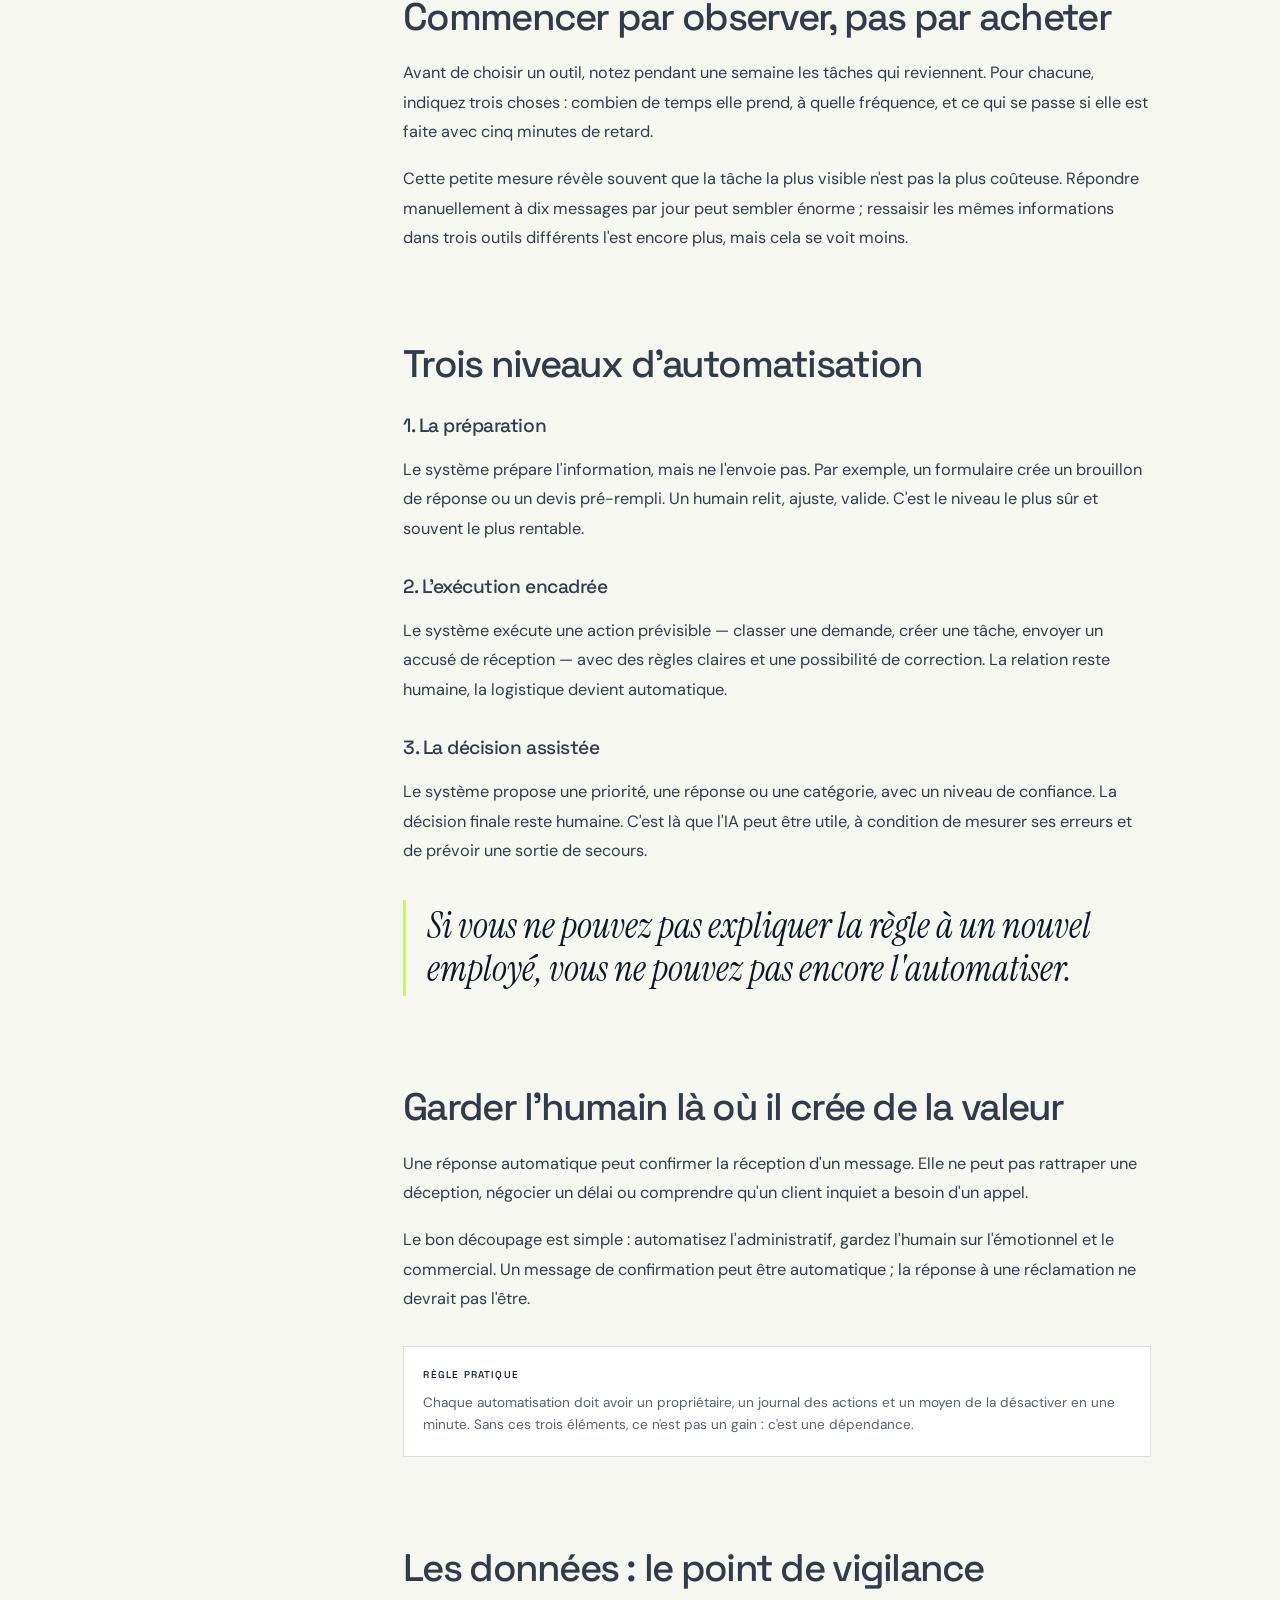
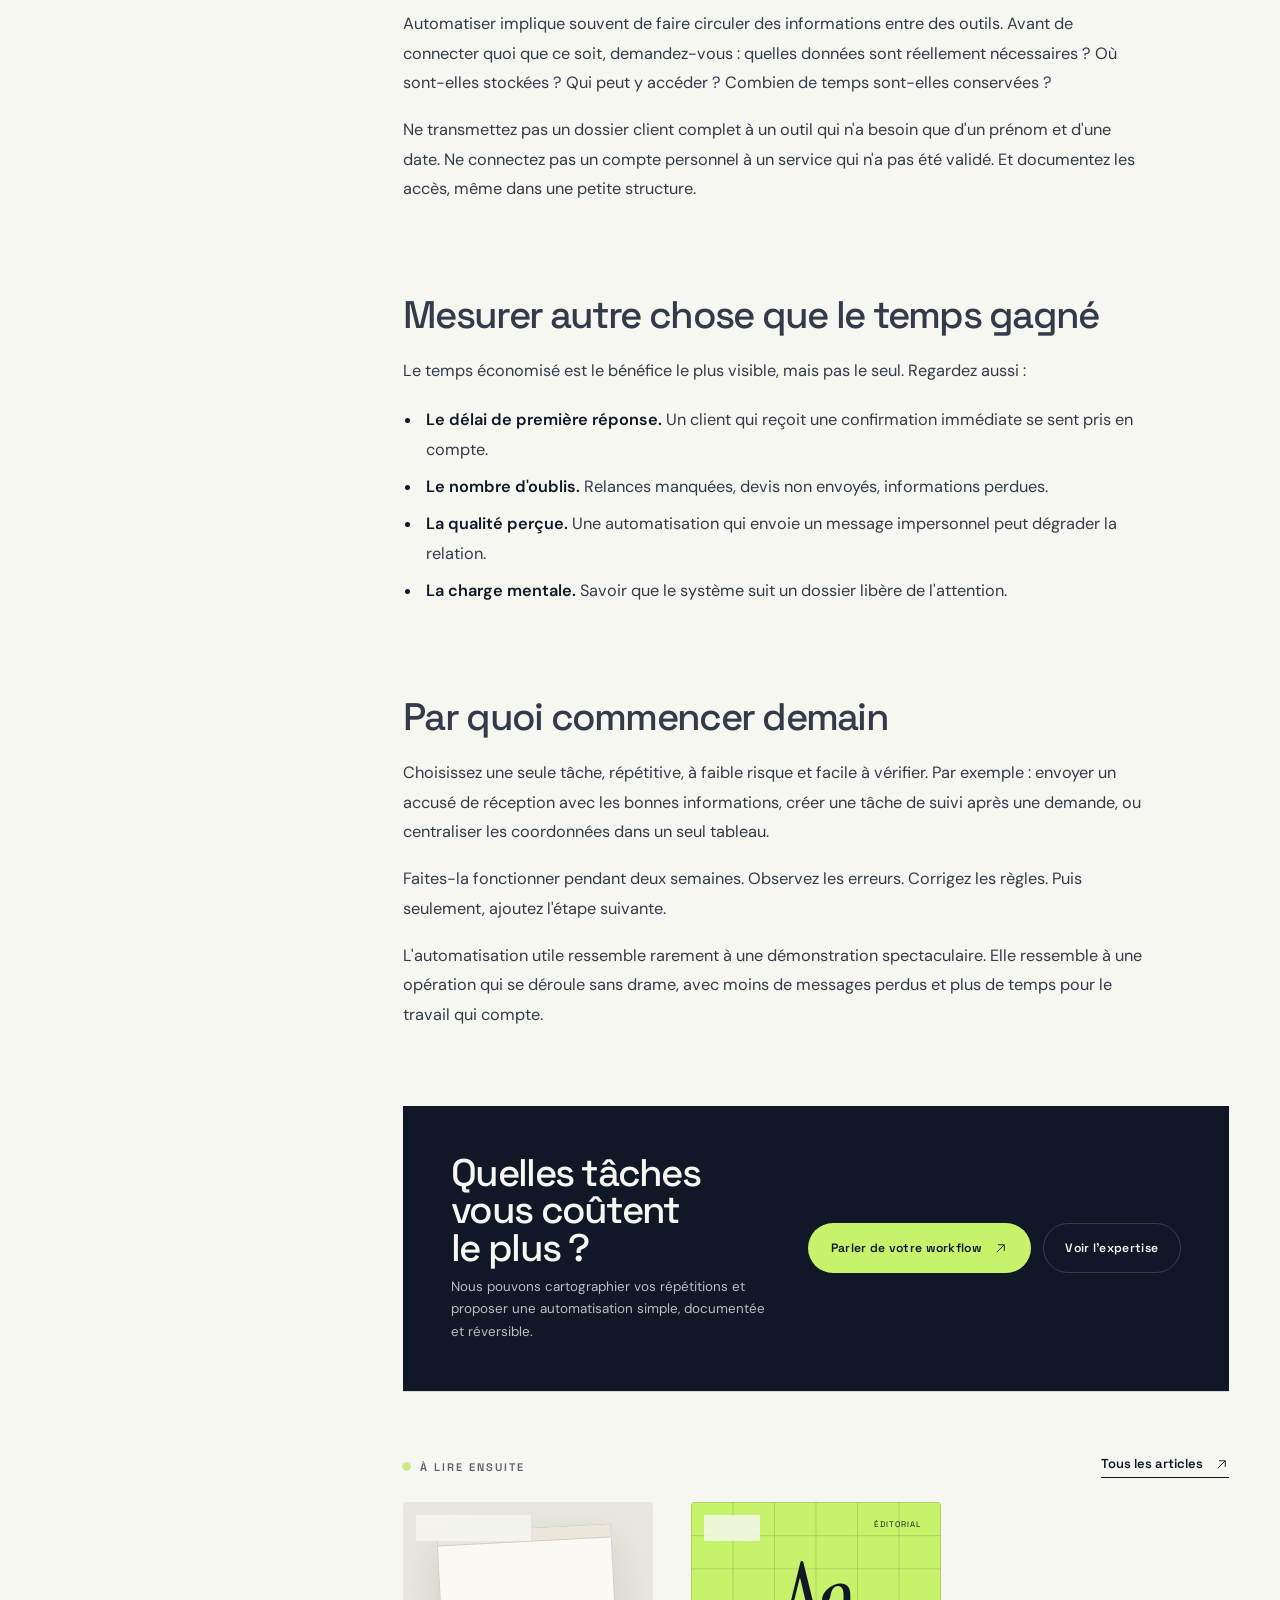
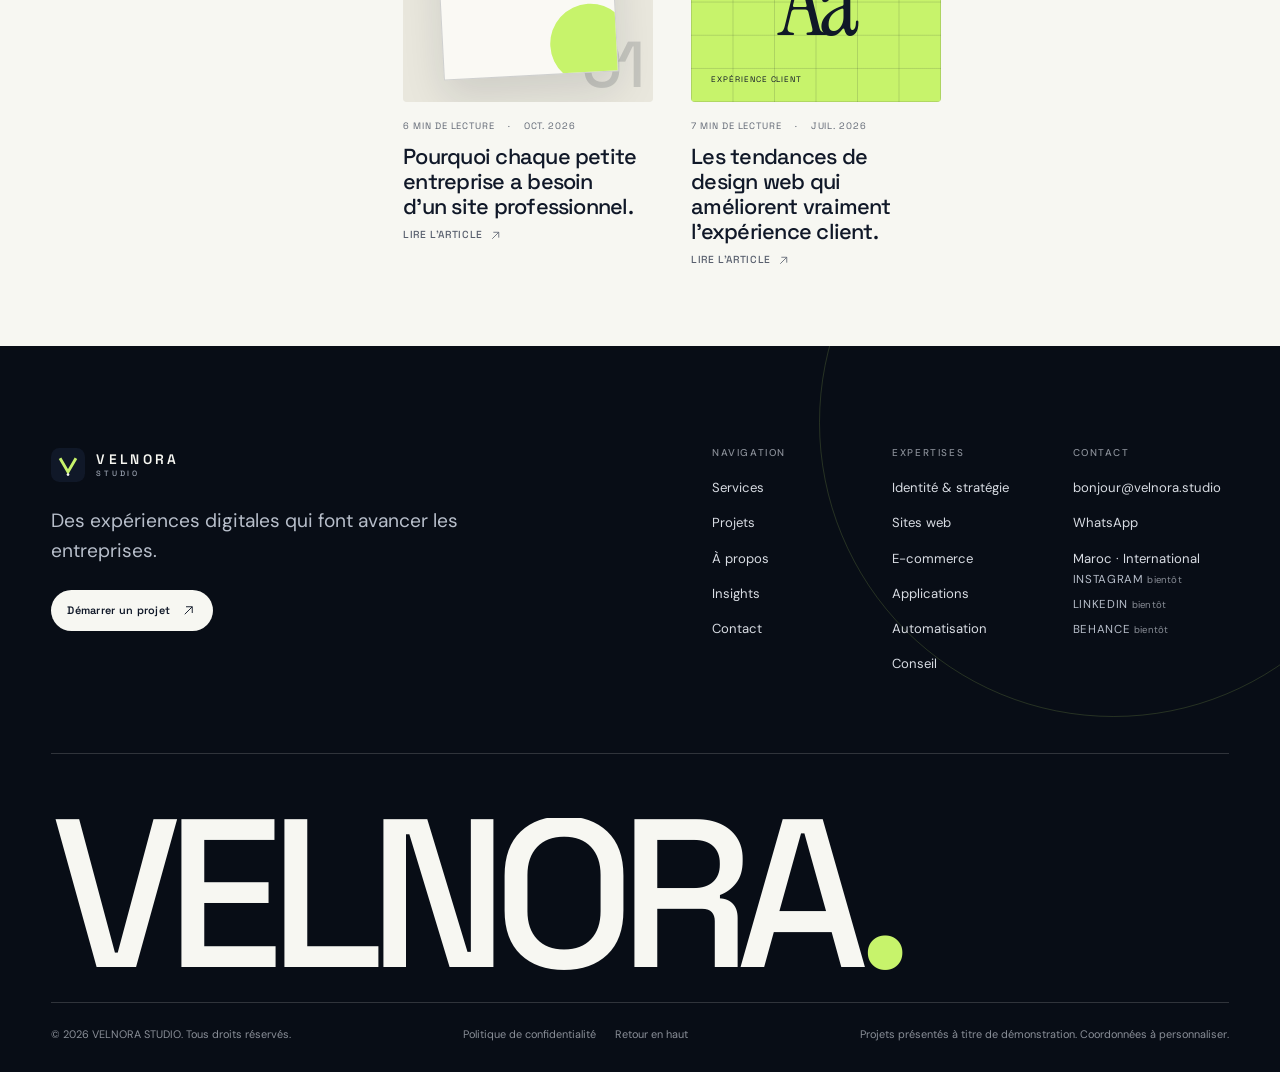
<file: insights/automation-for-small-business.html>
<!doctype html>
<html lang="fr" dir="ltr">
<head>
  <meta charset="utf-8">
  <meta name="viewport" content="width=device-width, initial-scale=1">
  <title>Automatisation : gagner du temps sans perdre le contrôle | VELNORA STUDIO</title>
  <meta name="description" content="Comment automatiser les tâches répétitives d'une petite entreprise sans déshumaniser la relation client ni créer de nouveaux risques.">
  <meta name="author" content="VELNORA STUDIO">
  <meta name="theme-color" content="#101828">
  <meta name="color-scheme" content="light">
  <meta name="robots" content="index, follow">
  <link rel="canonical" href="https://velnora.studio/insights/automation-for-small-business.html">

  <meta property="og:type" content="article">
  <meta property="og:site_name" content="VELNORA STUDIO">
  <meta property="og:locale" content="fr_FR">
  <meta property="og:title" content="Automatisation : comment gagner du temps sans perdre le contrôle">
  <meta property="og:description" content="Automatiser les tâches répétitives sans déshumaniser la relation client : une méthode simple et prudente.">
  <meta property="og:url" content="https://velnora.studio/insights/automation-for-small-business.html">
  <meta property="og:image" content="https://velnora.studio/assets/og-image.png">
  <meta property="og:image:width" content="1200">
  <meta property="og:image:height" content="630">
  <meta property="og:image:alt" content="VELNORA STUDIO — Digital experiences that move businesses forward.">
  <meta property="article:published_time" content="2026-09-18">
  <meta name="twitter:card" content="summary_large_image">
  <meta name="twitter:title" content="Automatisation : gagner du temps sans perdre le contrôle">
  <meta name="twitter:description" content="Une méthode simple pour automatiser sans créer de nouveaux problèmes.">
  <meta name="twitter:image" content="https://velnora.studio/assets/og-image.png">

  <link rel="icon" href="../assets/favicon.svg" type="image/svg+xml">
  <link rel="apple-touch-icon" href="../assets/apple-touch-icon.png">
  <link rel="manifest" href="../site.webmanifest">
  <link rel="preconnect" href="https://fonts.googleapis.com">
  <link rel="preconnect" href="https://fonts.gstatic.com" crossorigin>
  <link href="https://fonts.googleapis.com/css2?family=DM+Sans:wght@400;500;600;700&family=Instrument+Serif:ital@0;1&family=Space+Grotesk:wght@400;500;600;700&display=swap" rel="stylesheet">
  <link rel="stylesheet" href="../css/tokens.css">
  <link rel="stylesheet" href="../css/base.css">
  <link rel="stylesheet" href="../css/components.css">
  <link rel="stylesheet" href="../css/mockups.css">
  <link rel="stylesheet" href="../css/sections.css">
  <link rel="stylesheet" href="../css/responsive.css">

  <script type="application/ld+json">
  {
    "@context": "https://schema.org",
    "@type": "BlogPosting",
    "headline": "Automatisation : comment gagner du temps sans perdre le contrôle",
    "description": "Comment automatiser les tâches répétitives d'une petite entreprise sans déshumaniser la relation client ni créer de nouveaux risques.",
    "datePublished": "2026-09-18",
    "dateModified": "2026-09-18",
    "inLanguage": "fr",
    "author": { "@type": "Organization", "name": "VELNORA STUDIO" },
    "publisher": { "@type": "Organization", "name": "VELNORA STUDIO", "logo": { "@type": "ImageObject", "url": "https://velnora.studio/assets/logo-horizontal.svg" } },
    "mainEntityOfPage": "https://velnora.studio/insights/automation-for-small-business.html",
    "image": "https://velnora.studio/assets/og-image.png"
  }
  </script>
</head>
<body class="page article-page">
  <a class="skip-link" href="#main">Aller au contenu</a>

  <header class="site-header" data-header>
    <div class="container site-header__inner">
      <a class="brand" href="../index.html" aria-label="VELNORA STUDIO — Accueil">
        <span class="brand__mark" aria-hidden="true">
          <svg viewBox="0 0 64 64" fill="none"><rect width="64" height="64" rx="16" fill="#101828"/><path d="M17 19.5 32 45l15-25.5" stroke="#C7F36B" stroke-width="5.5"/><circle cx="32" cy="50" r="2.5" fill="#F7F7F2"/></svg>
        </span>
        <span class="brand__type">
          <span class="brand__name" data-brand="name">VELNORA</span>
          <span class="brand__suffix" data-brand="suffix">STUDIO</span>
        </span>
      </a>

      <nav class="primary-nav" aria-label="Navigation principale">
        <ul>
          <li><a href="../services.html">Services</a></li>
          <li><a href="../work.html">Projets</a></li>
          <li><a href="../index.html#about">À propos</a></li>
          <li><a href="../insights.html" aria-current="page">Insights</a></li>
          <li><a href="../index.html#contact">Contact</a></li>
        </ul>
      </nav>

      <div class="header-actions">
        <span class="lang-switch" title="Français — English et العربية bientôt disponibles" aria-label="Langue actuelle : français. English et العربية bientôt disponibles.">FR <span class="lang-switch__muted">/ EN · AR</span></span>
        <a class="btn btn--dark btn--small header-cta" href="../index.html#contact">
          Parlons-en
          <svg viewBox="0 0 24 24" fill="none" aria-hidden="true"><path d="M6 18 18 6M8 6h10v10" stroke="currentColor" stroke-width="1.5"/></svg>
        </a>
        <button class="menu-toggle" type="button" data-menu-toggle aria-expanded="false" aria-controls="mobile-menu">
          Menu
          <span class="menu-toggle__bars" aria-hidden="true"></span>
        </button>
      </div>
    </div>
    <div class="scroll-progress" data-scroll-progress aria-hidden="true"></div>
  </header>

  <div class="mobile-menu" id="mobile-menu" data-mobile-menu role="dialog" aria-modal="true" aria-label="Menu principal" hidden>
    <nav class="mobile-menu__nav" aria-label="Navigation mobile">
      <ul>
        <li><a class="mobile-menu__link" href="../services.html"><span>01</span>Services</a></li>
        <li><a class="mobile-menu__link" href="../work.html"><span>02</span>Projets</a></li>
        <li><a class="mobile-menu__link" href="../index.html#about"><span>03</span>À propos</a></li>
        <li><a class="mobile-menu__link" href="../insights.html"><span>04</span>Insights</a></li>
        <li><a class="mobile-menu__link" href="../index.html#contact"><span>05</span>Contact</a></li>
      </ul>
    </nav>
    <div class="mobile-menu__footer">
      <p>Un projet en tête ? Écrivez-nous directement.</p>
      <a href="mailto:bonjour@velnora.studio" data-email>bonjour@velnora.studio</a>
      <a href="https://wa.me/" data-whatsapp>WhatsApp</a>
      <p><span data-location>Maroc · International</span> · Français · English · العربية</p>
      <p class="meta">FR · EN / AR bientôt</p>
    </div>
  </div>

  <main id="main">
    <header class="article-hero">
      <div class="container article-hero__inner">
        <nav class="breadcrumb" aria-label="Fil d'Ariane">
          <a href="../index.html">Accueil</a>
          <span class="breadcrumb__sep" aria-hidden="true">/</span>
          <a href="../insights.html">Insights</a>
          <span class="breadcrumb__sep" aria-hidden="true">/</span>
          <span aria-current="page">Automatisation</span>
        </nav>
        <div class="article-hero__meta">
          <span>Productivité</span>
          <span>5 min de lecture</span>
          <span><time datetime="2026-09-18">18 septembre 2026</time></span>
        </div>
        <h1>Automatisation : comment gagner du temps sans perdre le contrôle.</h1>
        <p class="article-hero__deck">Automatiser ne consiste pas à tout confier à une machine. Cela consiste à retirer les tâches qui n'ont aucune valeur ajoutée, tout en gardant une personne aux endroits qui comptent.</p>
        <div class="article-cover">
          <div class="cover-art cover-art--automation" aria-hidden="true">
            <svg class="cover-lines" viewBox="0 0 300 300" fill="none">
              <path d="M78 78 190 128 118 238" stroke="currentColor" stroke-dasharray="3 6"/>
              <path d="M190 128 238 82" stroke="currentColor" stroke-dasharray="3 6"/>
            </svg>
            <span class="cover-node">Demande</span>
            <span class="cover-node">Tri</span>
            <span class="cover-node">Réponse</span>
            <span class="cover-node"></span>
            <span class="cover-caption">Workflow automatisé</span>
          </div>
        </div>
      </div>
    </header>

    <div class="container">
      <div class="article-layout">
        <aside class="article-side">
          <span class="article-side__label">Partager</span>
          <ul class="article-side__share">
            <li><a href="https://www.linkedin.com/sharing/share-offsite/?url=https%3A%2F%2Fvelnora.studio%2Finsights%2Fautomation-for-small-business.html" target="_blank" rel="noopener noreferrer">LinkedIn</a></li>
            <li><a href="https://x.com/intent/post?url=https%3A%2F%2Fvelnora.studio%2Finsights%2Fautomation-for-small-business.html" target="_blank" rel="noopener noreferrer">X</a></li>
            <li><a href="mailto:?subject=Automatisation%20%3A%20gagner%20du%20temps%20sans%20perdre%20le%20contr%C3%B4le&amp;body=https%3A%2F%2Fvelnora.studio%2Finsights%2Fautomation-for-small-business.html">Email</a></li>
          </ul>
          <span class="article-side__label">Auteur</span>
          <p class="meta">VELNORA STUDIO</p>
        </aside>

        <div>
          <article class="prose">
            <p>La plupart des petites entreprises n'ont pas un problème de productivité. Elles ont un problème de répétition. Les mêmes réponses, les mêmes copier-coller, les mêmes relances, les mêmes mises à jour de fichiers — chaque semaine.</p>
            <p>L'automatisation bien faite ne cherche pas à remplacer les personnes. Elle supprime ces répétitions pour rendre du temps à ce qui demande du jugement, de la relation et de l'attention.</p>

            <h2>Commencer par observer, pas par acheter</h2>
            <p>Avant de choisir un outil, notez pendant une semaine les tâches qui reviennent. Pour chacune, indiquez trois choses : combien de temps elle prend, à quelle fréquence, et ce qui se passe si elle est faite avec cinq minutes de retard.</p>
            <p>Cette petite mesure révèle souvent que la tâche la plus visible n'est pas la plus coûteuse. Répondre manuellement à dix messages par jour peut sembler énorme ; ressaisir les mêmes informations dans trois outils différents l'est encore plus, mais cela se voit moins.</p>

            <h2>Trois niveaux d'automatisation</h2>
            <h3>1. La préparation</h3>
            <p>Le système prépare l'information, mais ne l'envoie pas. Par exemple, un formulaire crée un brouillon de réponse ou un devis pré-rempli. Un humain relit, ajuste, valide. C'est le niveau le plus sûr et souvent le plus rentable.</p>
            <h3>2. L'exécution encadrée</h3>
            <p>Le système exécute une action prévisible — classer une demande, créer une tâche, envoyer un accusé de réception — avec des règles claires et une possibilité de correction. La relation reste humaine, la logistique devient automatique.</p>
            <h3>3. La décision assistée</h3>
            <p>Le système propose une priorité, une réponse ou une catégorie, avec un niveau de confiance. La décision finale reste humaine. C'est là que l'IA peut être utile, à condition de mesurer ses erreurs et de prévoir une sortie de secours.</p>

            <blockquote>
              <p>Si vous ne pouvez pas expliquer la règle à un nouvel employé, vous ne pouvez pas encore l'automatiser.</p>
            </blockquote>

            <h2>Garder l'humain là où il crée de la valeur</h2>
            <p>Une réponse automatique peut confirmer la réception d'un message. Elle ne peut pas rattraper une déception, négocier un délai ou comprendre qu'un client inquiet a besoin d'un appel.</p>
            <p>Le bon découpage est simple : automatisez l'administratif, gardez l'humain sur l'émotionnel et le commercial. Un message de confirmation peut être automatique ; la réponse à une réclamation ne devrait pas l'être.</p>

            <div class="prose__callout">
              <strong>Règle pratique</strong>
              <p>Chaque automatisation doit avoir un propriétaire, un journal des actions et un moyen de la désactiver en une minute. Sans ces trois éléments, ce n'est pas un gain : c'est une dépendance.</p>
            </div>

            <h2>Les données : le point de vigilance</h2>
            <p>Automatiser implique souvent de faire circuler des informations entre des outils. Avant de connecter quoi que ce soit, demandez-vous : quelles données sont réellement nécessaires ? Où sont-elles stockées ? Qui peut y accéder ? Combien de temps sont-elles conservées ?</p>
            <p>Ne transmettez pas un dossier client complet à un outil qui n'a besoin que d'un prénom et d'une date. Ne connectez pas un compte personnel à un service qui n'a pas été validé. Et documentez les accès, même dans une petite structure.</p>

            <h2>Mesurer autre chose que le temps gagné</h2>
            <p>Le temps économisé est le bénéfice le plus visible, mais pas le seul. Regardez aussi :</p>
            <ul>
              <li><strong>Le délai de première réponse.</strong> Un client qui reçoit une confirmation immédiate se sent pris en compte.</li>
              <li><strong>Le nombre d'oublis.</strong> Relances manquées, devis non envoyés, informations perdues.</li>
              <li><strong>La qualité perçue.</strong> Une automatisation qui envoie un message impersonnel peut dégrader la relation.</li>
              <li><strong>La charge mentale.</strong> Savoir que le système suit un dossier libère de l'attention.</li>
            </ul>

            <h2>Par quoi commencer demain</h2>
            <p>Choisissez une seule tâche, répétitive, à faible risque et facile à vérifier. Par exemple : envoyer un accusé de réception avec les bonnes informations, créer une tâche de suivi après une demande, ou centraliser les coordonnées dans un seul tableau.</p>
            <p>Faites-la fonctionner pendant deux semaines. Observez les erreurs. Corrigez les règles. Puis seulement, ajoutez l'étape suivante.</p>
            <p>L'automatisation utile ressemble rarement à une démonstration spectaculaire. Elle ressemble à une opération qui se déroule sans drame, avec moins de messages perdus et plus de temps pour le travail qui compte.</p>
          </article>

          <div class="article-cta">
            <div>
              <h2>Quelles tâches vous coûtent le plus ?</h2>
              <p>Nous pouvons cartographier vos répétitions et proposer une automatisation simple, documentée et réversible.</p>
            </div>
            <div class="btn-row">
              <a class="btn" href="../index.html#contact">
                Parler de votre workflow
                <svg viewBox="0 0 24 24" fill="none" aria-hidden="true"><path d="M6 18 18 6M8 6h10v10" stroke="currentColor" stroke-width="1.5"/></svg>
              </a>
              <a class="btn btn--outline-light" href="../services.html#automatisation">Voir l'expertise</a>
            </div>
          </div>

          <section class="article-related" aria-labelledby="related-title">
            <div class="article-related__head">
              <p class="eyebrow" id="related-title">À lire ensuite</p>
              <a class="text-link" href="../insights.html">Tous les articles
                <svg viewBox="0 0 24 24" fill="none" aria-hidden="true"><path d="M6 18 18 6M8 6h10v10" stroke="currentColor" stroke-width="1.5"/></svg>
              </a>
            </div>
            <div class="article-grid">
              <a class="article-card" href="why-a-professional-website.html">
                <div class="article-card__cover">
                  <span class="article-card__tag">Stratégie digitale</span>
                  <div class="cover-art cover-art--site" aria-hidden="true">
                    <span class="cover-num" aria-hidden="true" data-num="01"></span>
                    <div class="cover-browser">
                      <span class="cover-browser__bar"></span>
                      <span class="cover-browser__title"></span>
                      <span class="cover-browser__title cover-browser__title--short"></span>
                      <span class="cover-browser__line"></span>
                      <span class="cover-browser__orb"></span>
                    </div>
                  </div>
                </div>
                <div class="article-card__body">
                  <div class="article-card__meta"><span>6 min de lecture</span><span>Oct. 2026</span></div>
                  <h3>Pourquoi chaque petite entreprise a besoin d'un site professionnel.</h3>
                  <span class="article-card__link">Lire l'article
                    <svg viewBox="0 0 24 24" fill="none" aria-hidden="true"><path d="M6 18 18 6M8 6h10v10" stroke="currentColor" stroke-width="1.5"/></svg>
                  </span>
                </div>
              </a>
              <a class="article-card" href="web-design-trends.html">
                <div class="article-card__cover">
                  <span class="article-card__tag">Design</span>
                  <div class="cover-art cover-art--design" aria-hidden="true">
                    <span class="cover-grid"></span>
                    <span class="cover-corner cover-corner--top">Éditorial</span>
                    <span class="cover-type">Aa</span>
                    <span class="cover-corner cover-corner--bottom">Expérience client</span>
                  </div>
                </div>
                <div class="article-card__body">
                  <div class="article-card__meta"><span>7 min de lecture</span><span>Juil. 2026</span></div>
                  <h3>Les tendances de design web qui améliorent vraiment l'expérience client.</h3>
                  <span class="article-card__link">Lire l'article
                    <svg viewBox="0 0 24 24" fill="none" aria-hidden="true"><path d="M6 18 18 6M8 6h10v10" stroke="currentColor" stroke-width="1.5"/></svg>
                  </span>
                </div>
              </a>
            </div>
          </section>
        </div>
      </div>
    </div>
  </main>

  <footer class="site-footer">
    <div class="container">
      <div class="footer-top">
        <div class="footer-brand">
          <a class="brand" href="../index.html" aria-label="VELNORA STUDIO — Accueil">
            <span class="brand__mark" aria-hidden="true">
              <svg viewBox="0 0 64 64" fill="none"><rect width="64" height="64" rx="16" fill="#101828"/><path d="M17 19.5 32 45l15-25.5" stroke="#C7F36B" stroke-width="5.5"/><circle cx="32" cy="50" r="2.5" fill="#F7F7F2"/></svg>
            </span>
            <span class="brand__type">
              <span class="brand__name" data-brand="name">VELNORA</span>
              <span class="brand__suffix" data-brand="suffix">STUDIO</span>
            </span>
          </a>
          <p data-brand="tagline">Des expériences digitales qui font avancer les entreprises.</p>
          <a class="btn btn--light btn--small" href="../index.html#contact">
            Démarrer un projet
            <svg viewBox="0 0 24 24" fill="none" aria-hidden="true"><path d="M6 18 18 6M8 6h10v10" stroke="currentColor" stroke-width="1.5"/></svg>
          </a>
        </div>

        <div class="footer-cols">
          <div class="footer-col">
            <h3>Navigation</h3>
            <ul>
              <li><a href="../services.html">Services</a></li>
              <li><a href="../work.html">Projets</a></li>
              <li><a href="../index.html#about">À propos</a></li>
              <li><a href="../insights.html">Insights</a></li>
              <li><a href="../index.html#contact">Contact</a></li>
            </ul>
          </div>
          <div class="footer-col">
            <h3>Expertises</h3>
            <ul>
              <li><a href="../services.html#identite">Identité &amp; stratégie</a></li>
              <li><a href="../services.html#sites-web">Sites web</a></li>
              <li><a href="../services.html#ecommerce">E-commerce</a></li>
              <li><a href="../services.html#applications">Applications</a></li>
              <li><a href="../services.html#automatisation">Automatisation</a></li>
              <li><a href="../services.html#conseil">Conseil</a></li>
            </ul>
          </div>
          <div class="footer-col">
            <h3>Contact</h3>
            <ul>
              <li><a href="mailto:bonjour@velnora.studio"><span data-email>bonjour@velnora.studio</span></a></li>
              <li><a href="https://wa.me/" data-whatsapp>WhatsApp</a></li>
              <li><span data-location>Maroc · International</span></li>
            </ul>
            <div class="footer-social" aria-label="Réseaux sociaux">
              <a data-social-link="instagram" hidden>Instagram</a>
              <span data-social-placeholder="instagram">Instagram <small>bientôt</small></span>
              <a data-social-link="linkedin" hidden>LinkedIn</a>
              <span data-social-placeholder="linkedin">LinkedIn <small>bientôt</small></span>
              <a data-social-link="behance" hidden>Behance</a>
              <span data-social-placeholder="behance">Behance <small>bientôt</small></span>
            </div>
          </div>
        </div>
      </div>

      <div class="footer-wordmark" aria-hidden="true"><span data-brand="name">VELNORA</span><span class="dot">.</span></div>

      <div class="footer-bottom">
        <p>© <span data-year>2026</span> <span data-brand="full">VELNORA STUDIO</span>. Tous droits réservés.</p>
        <div class="footer-bottom__links">
          <a href="../privacy.html">Politique de confidentialité</a>
          <a href="#main">Retour en haut</a>
        </div>
        <p>Projets présentés à titre de démonstration. Coordonnées à personnaliser.</p>
      </div>
    </div>
  </footer>

  <script src="../js/config.js" defer></script>
  <script src="../js/app.js" defer></script>
</body>
</html>
</file>
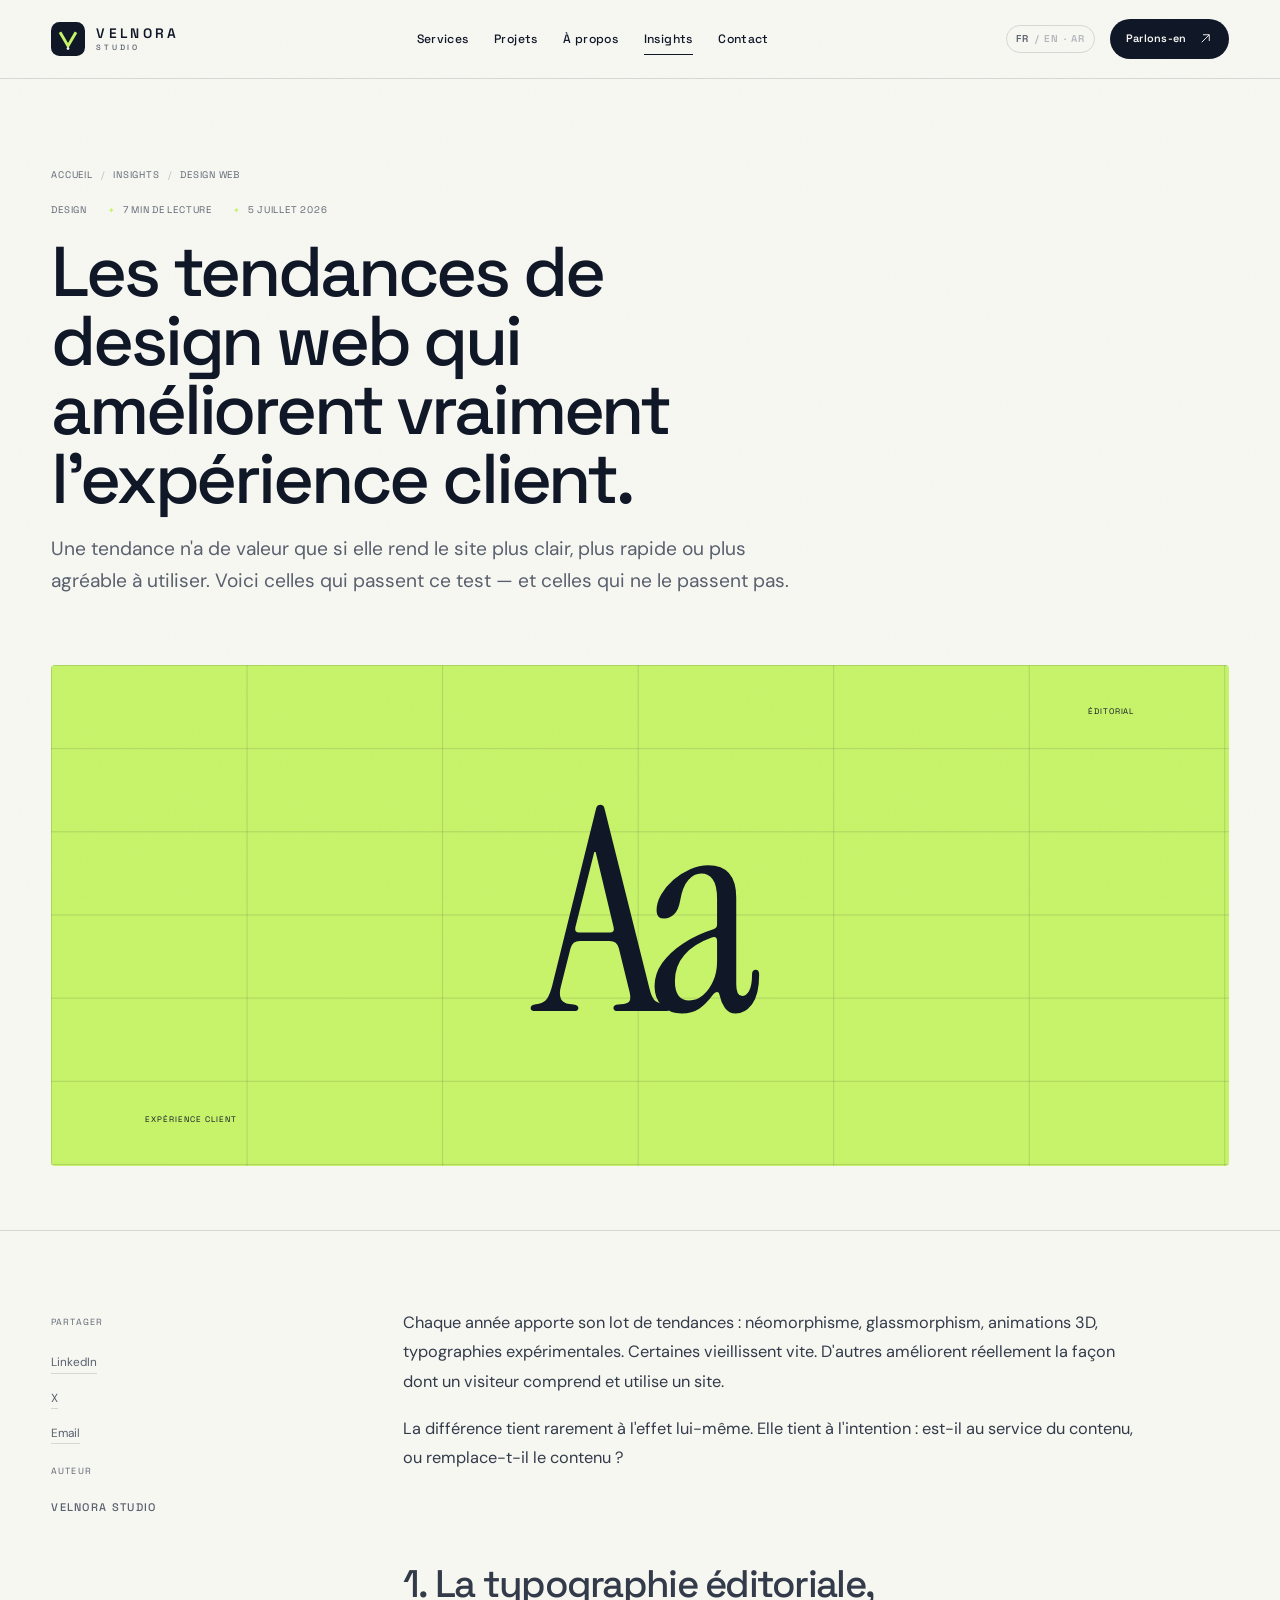
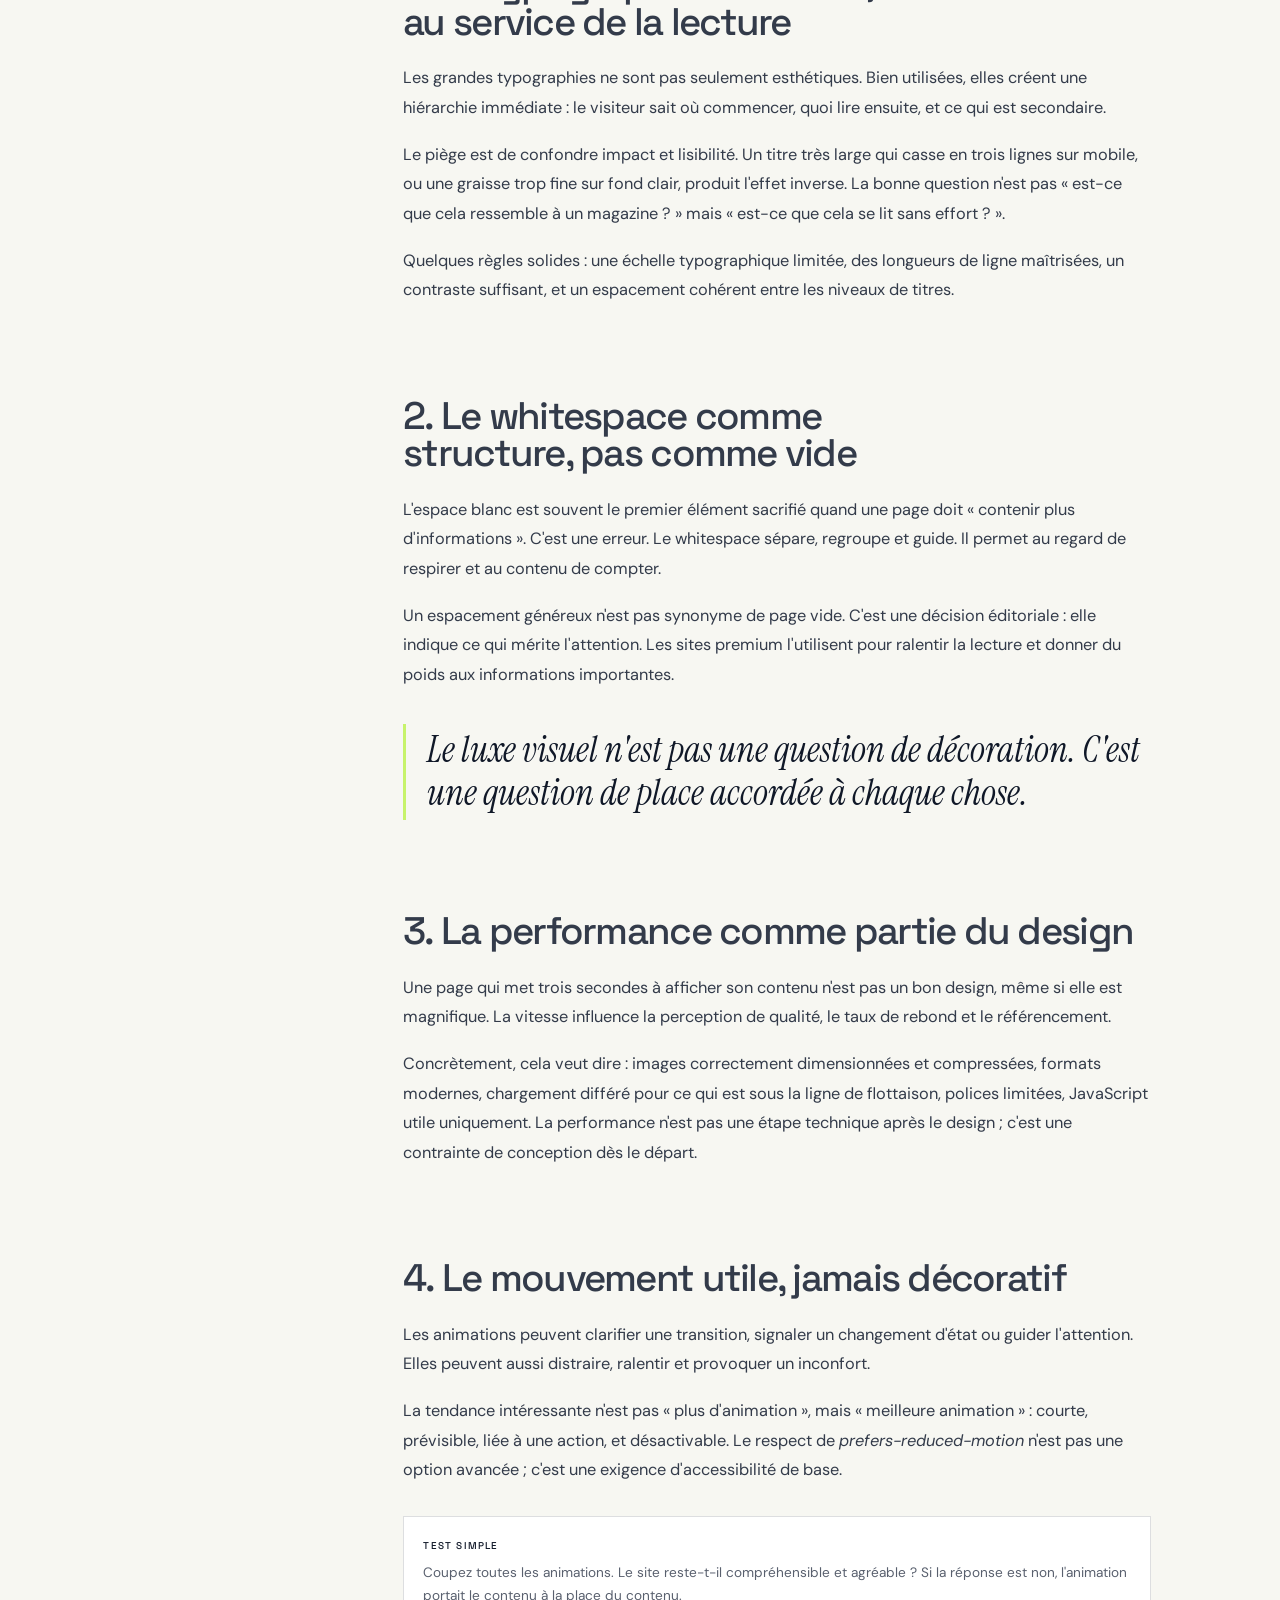
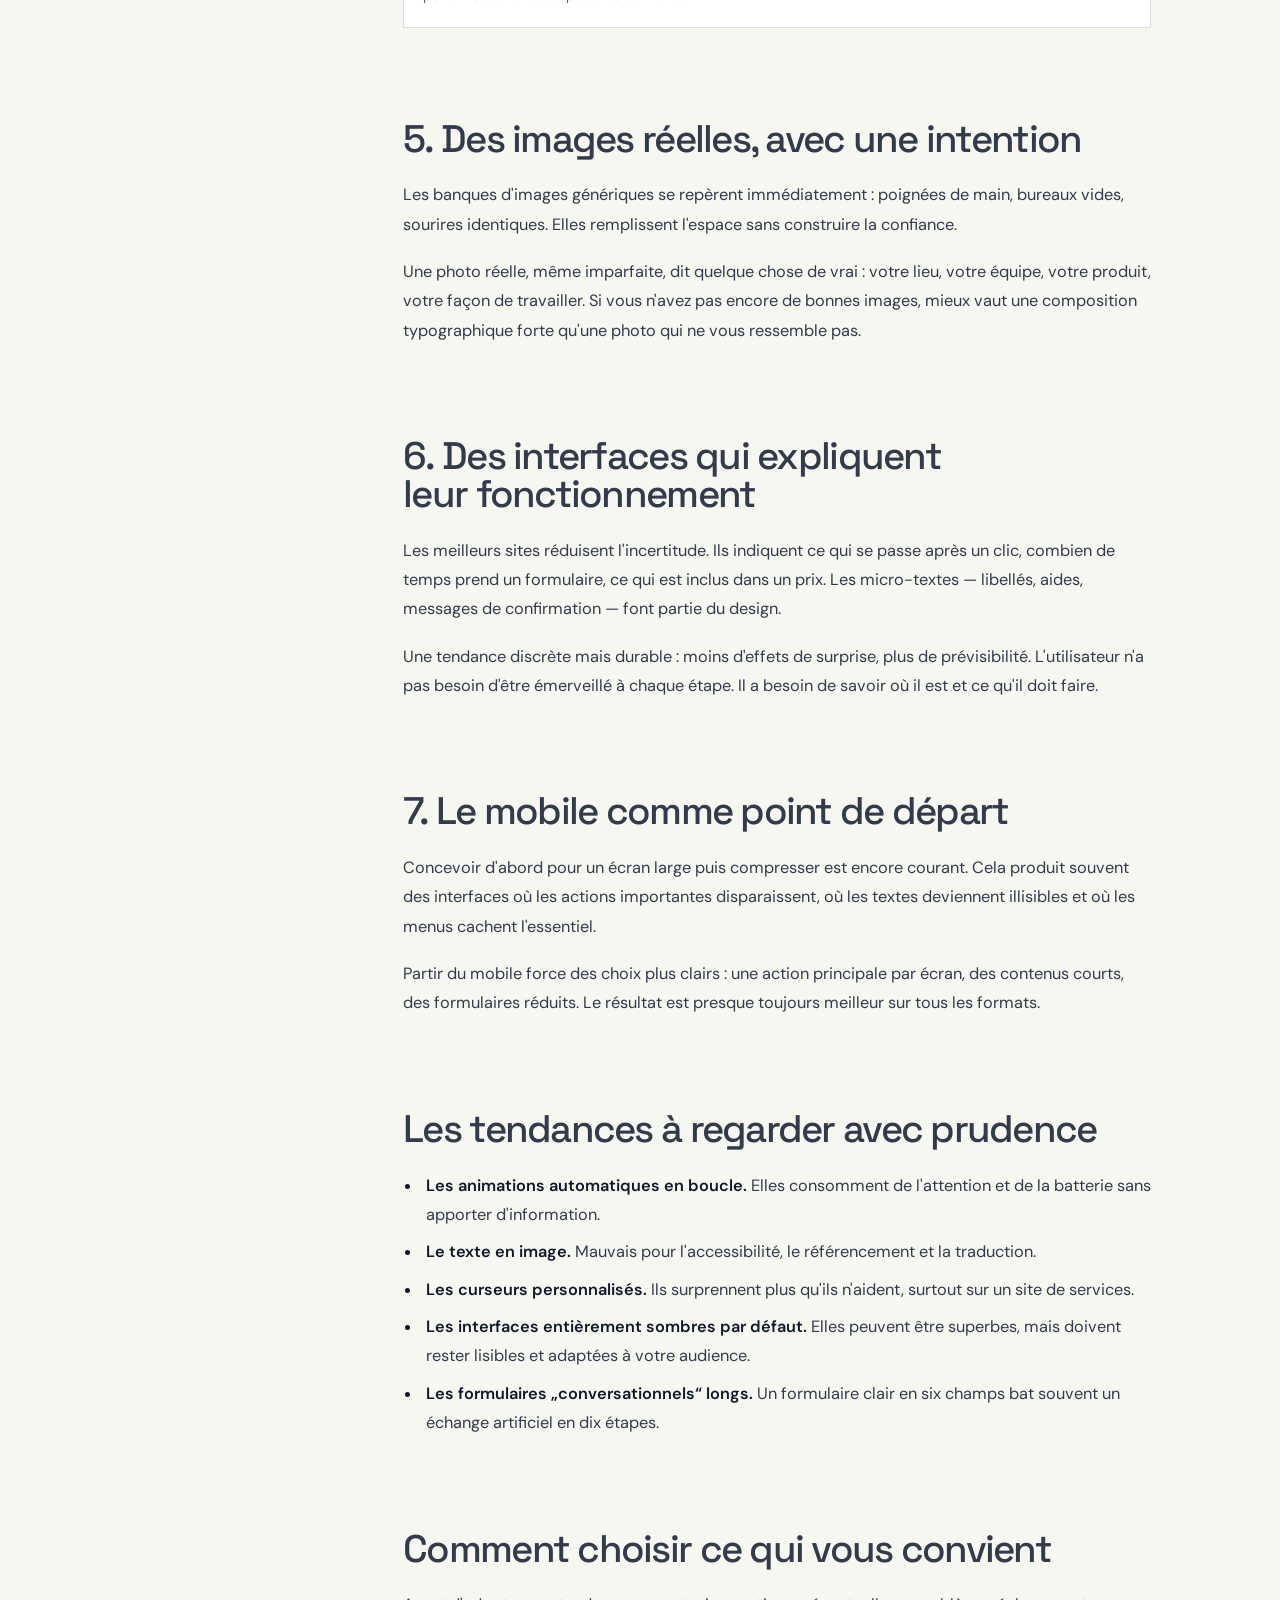
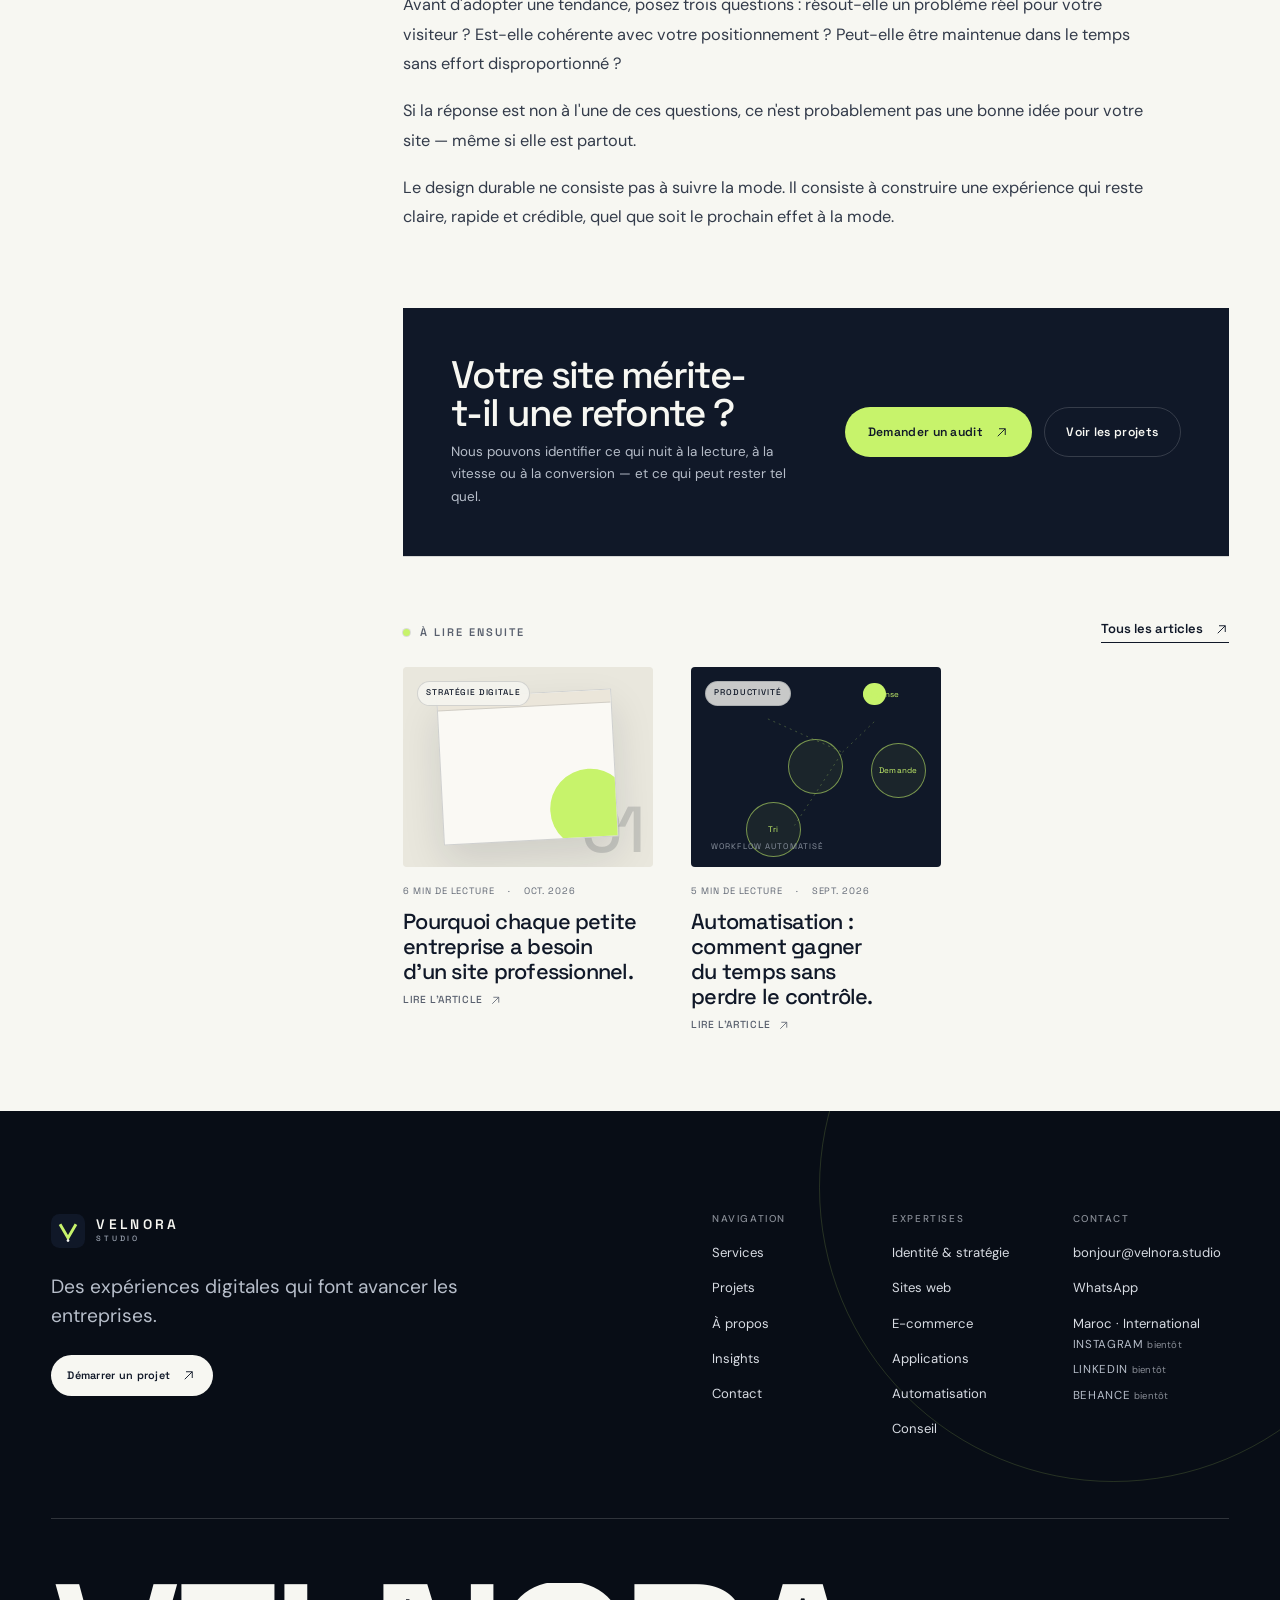
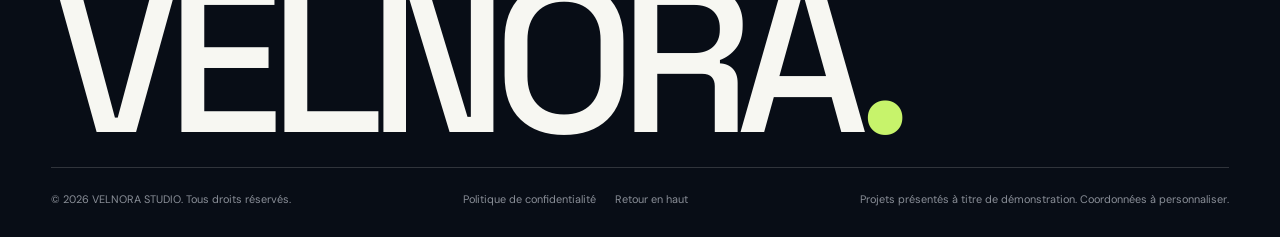
<file: insights/web-design-trends.html>
<!doctype html>
<html lang="fr" dir="ltr">
<head>
  <meta charset="utf-8">
  <meta name="viewport" content="width=device-width, initial-scale=1">
  <title>Les tendances de design web qui améliorent vraiment l'expérience client | VELNORA STUDIO</title>
  <meta name="description" content="Typographie éditoriale, performance, mouvement utile : les tendances de design web qui servent réellement l'expérience client, et celles à ignorer.">
  <meta name="author" content="VELNORA STUDIO">
  <meta name="theme-color" content="#101828">
  <meta name="color-scheme" content="light">
  <meta name="robots" content="index, follow">
  <link rel="canonical" href="https://velnora.studio/insights/web-design-trends.html">

  <meta property="og:type" content="article">
  <meta property="og:site_name" content="VELNORA STUDIO">
  <meta property="og:locale" content="fr_FR">
  <meta property="og:title" content="Les tendances de design web qui améliorent vraiment l'expérience client">
  <meta property="og:description" content="Toutes les tendances ne se valent pas. Voici celles qui rendent un site plus clair, plus rapide et plus crédible.">
  <meta property="og:url" content="https://velnora.studio/insights/web-design-trends.html">
  <meta property="og:image" content="https://velnora.studio/assets/og-image.png">
  <meta property="og:image:width" content="1200">
  <meta property="og:image:height" content="630">
  <meta property="og:image:alt" content="VELNORA STUDIO — Digital experiences that move businesses forward.">
  <meta property="article:published_time" content="2026-07-05">
  <meta name="twitter:card" content="summary_large_image">
  <meta name="twitter:title" content="Les tendances de design web qui améliorent l'expérience client">
  <meta name="twitter:description" content="Design éditorial, performance et mouvement utile : ce qui compte vraiment.">
  <meta name="twitter:image" content="https://velnora.studio/assets/og-image.png">

  <link rel="icon" href="../assets/favicon.svg" type="image/svg+xml">
  <link rel="apple-touch-icon" href="../assets/apple-touch-icon.png">
  <link rel="manifest" href="../site.webmanifest">
  <link rel="preconnect" href="https://fonts.googleapis.com">
  <link rel="preconnect" href="https://fonts.gstatic.com" crossorigin>
  <link href="https://fonts.googleapis.com/css2?family=DM+Sans:wght@400;500;600;700&family=Instrument+Serif:ital@0;1&family=Space+Grotesk:wght@400;500;600;700&display=swap" rel="stylesheet">
  <link rel="stylesheet" href="../css/tokens.css">
  <link rel="stylesheet" href="../css/base.css">
  <link rel="stylesheet" href="../css/components.css">
  <link rel="stylesheet" href="../css/mockups.css">
  <link rel="stylesheet" href="../css/sections.css">
  <link rel="stylesheet" href="../css/responsive.css">

  <script type="application/ld+json">
  {
    "@context": "https://schema.org",
    "@type": "BlogPosting",
    "headline": "Les tendances de design web qui améliorent vraiment l'expérience client",
    "description": "Typographie éditoriale, performance, mouvement utile : les tendances de design web qui servent réellement l'expérience client.",
    "datePublished": "2026-07-05",
    "dateModified": "2026-07-05",
    "inLanguage": "fr",
    "author": { "@type": "Organization", "name": "VELNORA STUDIO" },
    "publisher": { "@type": "Organization", "name": "VELNORA STUDIO", "logo": { "@type": "ImageObject", "url": "https://velnora.studio/assets/logo-horizontal.svg" } },
    "mainEntityOfPage": "https://velnora.studio/insights/web-design-trends.html",
    "image": "https://velnora.studio/assets/og-image.png"
  }
  </script>
</head>
<body class="page article-page">
  <a class="skip-link" href="#main">Aller au contenu</a>

  <header class="site-header" data-header>
    <div class="container site-header__inner">
      <a class="brand" href="../index.html" aria-label="VELNORA STUDIO — Accueil">
        <span class="brand__mark" aria-hidden="true">
          <svg viewBox="0 0 64 64" fill="none"><rect width="64" height="64" rx="16" fill="#101828"/><path d="M17 19.5 32 45l15-25.5" stroke="#C7F36B" stroke-width="5.5"/><circle cx="32" cy="50" r="2.5" fill="#F7F7F2"/></svg>
        </span>
        <span class="brand__type">
          <span class="brand__name" data-brand="name">VELNORA</span>
          <span class="brand__suffix" data-brand="suffix">STUDIO</span>
        </span>
      </a>

      <nav class="primary-nav" aria-label="Navigation principale">
        <ul>
          <li><a href="../services.html">Services</a></li>
          <li><a href="../work.html">Projets</a></li>
          <li><a href="../index.html#about">À propos</a></li>
          <li><a href="../insights.html" aria-current="page">Insights</a></li>
          <li><a href="../index.html#contact">Contact</a></li>
        </ul>
      </nav>

      <div class="header-actions">
        <span class="lang-switch" title="Français — English et العربية bientôt disponibles" aria-label="Langue actuelle : français. English et العربية bientôt disponibles.">FR <span class="lang-switch__muted">/ EN · AR</span></span>
        <a class="btn btn--dark btn--small header-cta" href="../index.html#contact">
          Parlons-en
          <svg viewBox="0 0 24 24" fill="none" aria-hidden="true"><path d="M6 18 18 6M8 6h10v10" stroke="currentColor" stroke-width="1.5"/></svg>
        </a>
        <button class="menu-toggle" type="button" data-menu-toggle aria-expanded="false" aria-controls="mobile-menu">
          Menu
          <span class="menu-toggle__bars" aria-hidden="true"></span>
        </button>
      </div>
    </div>
    <div class="scroll-progress" data-scroll-progress aria-hidden="true"></div>
  </header>

  <div class="mobile-menu" id="mobile-menu" data-mobile-menu role="dialog" aria-modal="true" aria-label="Menu principal" hidden>
    <nav class="mobile-menu__nav" aria-label="Navigation mobile">
      <ul>
        <li><a class="mobile-menu__link" href="../services.html"><span>01</span>Services</a></li>
        <li><a class="mobile-menu__link" href="../work.html"><span>02</span>Projets</a></li>
        <li><a class="mobile-menu__link" href="../index.html#about"><span>03</span>À propos</a></li>
        <li><a class="mobile-menu__link" href="../insights.html"><span>04</span>Insights</a></li>
        <li><a class="mobile-menu__link" href="../index.html#contact"><span>05</span>Contact</a></li>
      </ul>
    </nav>
    <div class="mobile-menu__footer">
      <p>Un projet en tête ? Écrivez-nous directement.</p>
      <a href="mailto:bonjour@velnora.studio" data-email>bonjour@velnora.studio</a>
      <a href="https://wa.me/" data-whatsapp>WhatsApp</a>
      <p><span data-location>Maroc · International</span> · Français · English · العربية</p>
      <p class="meta">FR · EN / AR bientôt</p>
    </div>
  </div>

  <main id="main">
    <header class="article-hero">
      <div class="container article-hero__inner">
        <nav class="breadcrumb" aria-label="Fil d'Ariane">
          <a href="../index.html">Accueil</a>
          <span class="breadcrumb__sep" aria-hidden="true">/</span>
          <a href="../insights.html">Insights</a>
          <span class="breadcrumb__sep" aria-hidden="true">/</span>
          <span aria-current="page">Design web</span>
        </nav>
        <div class="article-hero__meta">
          <span>Design</span>
          <span>7 min de lecture</span>
          <span><time datetime="2026-07-05">5 juillet 2026</time></span>
        </div>
        <h1>Les tendances de design web qui améliorent vraiment l'expérience client.</h1>
        <p class="article-hero__deck">Une tendance n'a de valeur que si elle rend le site plus clair, plus rapide ou plus agréable à utiliser. Voici celles qui passent ce test — et celles qui ne le passent pas.</p>
        <div class="article-cover">
          <div class="cover-art cover-art--design" aria-hidden="true">
            <span class="cover-grid"></span>
            <span class="cover-corner cover-corner--top">Éditorial</span>
            <span class="cover-type">Aa</span>
            <span class="cover-corner cover-corner--bottom">Expérience client</span>
          </div>
        </div>
      </div>
    </header>

    <div class="container">
      <div class="article-layout">
        <aside class="article-side">
          <span class="article-side__label">Partager</span>
          <ul class="article-side__share">
            <li><a href="https://www.linkedin.com/sharing/share-offsite/?url=https%3A%2F%2Fvelnora.studio%2Finsights%2Fweb-design-trends.html" target="_blank" rel="noopener noreferrer">LinkedIn</a></li>
            <li><a href="https://x.com/intent/post?url=https%3A%2F%2Fvelnora.studio%2Finsights%2Fweb-design-trends.html" target="_blank" rel="noopener noreferrer">X</a></li>
            <li><a href="mailto:?subject=Les%20tendances%20de%20design%20web%20qui%20am%C3%A9liorent%20l%27exp%C3%A9rience%20client&amp;body=https%3A%2F%2Fvelnora.studio%2Finsights%2Fweb-design-trends.html">Email</a></li>
          </ul>
          <span class="article-side__label">Auteur</span>
          <p class="meta">VELNORA STUDIO</p>
        </aside>

        <div>
          <article class="prose">
            <p>Chaque année apporte son lot de tendances : néomorphisme, glassmorphism, animations 3D, typographies expérimentales. Certaines vieillissent vite. D'autres améliorent réellement la façon dont un visiteur comprend et utilise un site.</p>
            <p>La différence tient rarement à l'effet lui-même. Elle tient à l'intention : est-il au service du contenu, ou remplace-t-il le contenu ?</p>

            <h2>1. La typographie éditoriale, au service de la lecture</h2>
            <p>Les grandes typographies ne sont pas seulement esthétiques. Bien utilisées, elles créent une hiérarchie immédiate : le visiteur sait où commencer, quoi lire ensuite, et ce qui est secondaire.</p>
            <p>Le piège est de confondre impact et lisibilité. Un titre très large qui casse en trois lignes sur mobile, ou une graisse trop fine sur fond clair, produit l'effet inverse. La bonne question n'est pas « est-ce que cela ressemble à un magazine ? » mais « est-ce que cela se lit sans effort ? ».</p>
            <p>Quelques règles solides : une échelle typographique limitée, des longueurs de ligne maîtrisées, un contraste suffisant, et un espacement cohérent entre les niveaux de titres.</p>

            <h2>2. Le whitespace comme structure, pas comme vide</h2>
            <p>L'espace blanc est souvent le premier élément sacrifié quand une page doit « contenir plus d'informations ». C'est une erreur. Le whitespace sépare, regroupe et guide. Il permet au regard de respirer et au contenu de compter.</p>
            <p>Un espacement généreux n'est pas synonyme de page vide. C'est une décision éditoriale : elle indique ce qui mérite l'attention. Les sites premium l'utilisent pour ralentir la lecture et donner du poids aux informations importantes.</p>

            <blockquote>
              <p>Le luxe visuel n'est pas une question de décoration. C'est une question de place accordée à chaque chose.</p>
            </blockquote>

            <h2>3. La performance comme partie du design</h2>
            <p>Une page qui met trois secondes à afficher son contenu n'est pas un bon design, même si elle est magnifique. La vitesse influence la perception de qualité, le taux de rebond et le référencement.</p>
            <p>Concrètement, cela veut dire : images correctement dimensionnées et compressées, formats modernes, chargement différé pour ce qui est sous la ligne de flottaison, polices limitées, JavaScript utile uniquement. La performance n'est pas une étape technique après le design ; c'est une contrainte de conception dès le départ.</p>

            <h2>4. Le mouvement utile, jamais décoratif</h2>
            <p>Les animations peuvent clarifier une transition, signaler un changement d'état ou guider l'attention. Elles peuvent aussi distraire, ralentir et provoquer un inconfort.</p>
            <p>La tendance intéressante n'est pas « plus d'animation », mais « meilleure animation » : courte, prévisible, liée à une action, et désactivable. Le respect de <em>prefers-reduced-motion</em> n'est pas une option avancée ; c'est une exigence d'accessibilité de base.</p>

            <div class="prose__callout">
              <strong>Test simple</strong>
              <p>Coupez toutes les animations. Le site reste-t-il compréhensible et agréable ? Si la réponse est non, l'animation portait le contenu à la place du contenu.</p>
            </div>

            <h2>5. Des images réelles, avec une intention</h2>
            <p>Les banques d'images génériques se repèrent immédiatement : poignées de main, bureaux vides, sourires identiques. Elles remplissent l'espace sans construire la confiance.</p>
            <p>Une photo réelle, même imparfaite, dit quelque chose de vrai : votre lieu, votre équipe, votre produit, votre façon de travailler. Si vous n'avez pas encore de bonnes images, mieux vaut une composition typographique forte qu'une photo qui ne vous ressemble pas.</p>

            <h2>6. Des interfaces qui expliquent leur fonctionnement</h2>
            <p>Les meilleurs sites réduisent l'incertitude. Ils indiquent ce qui se passe après un clic, combien de temps prend un formulaire, ce qui est inclus dans un prix. Les micro-textes — libellés, aides, messages de confirmation — font partie du design.</p>
            <p>Une tendance discrète mais durable : moins d'effets de surprise, plus de prévisibilité. L'utilisateur n'a pas besoin d'être émerveillé à chaque étape. Il a besoin de savoir où il est et ce qu'il doit faire.</p>

            <h2>7. Le mobile comme point de départ</h2>
            <p>Concevoir d'abord pour un écran large puis compresser est encore courant. Cela produit souvent des interfaces où les actions importantes disparaissent, où les textes deviennent illisibles et où les menus cachent l'essentiel.</p>
            <p>Partir du mobile force des choix plus clairs : une action principale par écran, des contenus courts, des formulaires réduits. Le résultat est presque toujours meilleur sur tous les formats.</p>

            <h2>Les tendances à regarder avec prudence</h2>
            <ul>
              <li><strong>Les animations automatiques en boucle.</strong> Elles consomment de l'attention et de la batterie sans apporter d'information.</li>
              <li><strong>Le texte en image.</strong> Mauvais pour l'accessibilité, le référencement et la traduction.</li>
              <li><strong>Les curseurs personnalisés.</strong> Ils surprennent plus qu'ils n'aident, surtout sur un site de services.</li>
              <li><strong>Les interfaces entièrement sombres par défaut.</strong> Elles peuvent être superbes, mais doivent rester lisibles et adaptées à votre audience.</li>
              <li><strong>Les formulaires „conversationnels“ longs.</strong> Un formulaire clair en six champs bat souvent un échange artificiel en dix étapes.</li>
            </ul>

            <h2>Comment choisir ce qui vous convient</h2>
            <p>Avant d'adopter une tendance, posez trois questions : résout-elle un problème réel pour votre visiteur ? Est-elle cohérente avec votre positionnement ? Peut-elle être maintenue dans le temps sans effort disproportionné ?</p>
            <p>Si la réponse est non à l'une de ces questions, ce n'est probablement pas une bonne idée pour votre site — même si elle est partout.</p>
            <p>Le design durable ne consiste pas à suivre la mode. Il consiste à construire une expérience qui reste claire, rapide et crédible, quel que soit le prochain effet à la mode.</p>
          </article>

          <div class="article-cta">
            <div>
              <h2>Votre site mérite-t-il une refonte ?</h2>
              <p>Nous pouvons identifier ce qui nuit à la lecture, à la vitesse ou à la conversion — et ce qui peut rester tel quel.</p>
            </div>
            <div class="btn-row">
              <a class="btn" href="../index.html#contact">
                Demander un audit
                <svg viewBox="0 0 24 24" fill="none" aria-hidden="true"><path d="M6 18 18 6M8 6h10v10" stroke="currentColor" stroke-width="1.5"/></svg>
              </a>
              <a class="btn btn--outline-light" href="../work.html">Voir les projets</a>
            </div>
          </div>

          <section class="article-related" aria-labelledby="related-title">
            <div class="article-related__head">
              <p class="eyebrow" id="related-title">À lire ensuite</p>
              <a class="text-link" href="../insights.html">Tous les articles
                <svg viewBox="0 0 24 24" fill="none" aria-hidden="true"><path d="M6 18 18 6M8 6h10v10" stroke="currentColor" stroke-width="1.5"/></svg>
              </a>
            </div>
            <div class="article-grid">
              <a class="article-card" href="why-a-professional-website.html">
                <div class="article-card__cover">
                  <span class="article-card__tag">Stratégie digitale</span>
                  <div class="cover-art cover-art--site" aria-hidden="true">
                    <span class="cover-num" aria-hidden="true" data-num="01"></span>
                    <div class="cover-browser">
                      <span class="cover-browser__bar"></span>
                      <span class="cover-browser__title"></span>
                      <span class="cover-browser__title cover-browser__title--short"></span>
                      <span class="cover-browser__line"></span>
                      <span class="cover-browser__orb"></span>
                    </div>
                  </div>
                </div>
                <div class="article-card__body">
                  <div class="article-card__meta"><span>6 min de lecture</span><span>Oct. 2026</span></div>
                  <h3>Pourquoi chaque petite entreprise a besoin d'un site professionnel.</h3>
                  <span class="article-card__link">Lire l'article
                    <svg viewBox="0 0 24 24" fill="none" aria-hidden="true"><path d="M6 18 18 6M8 6h10v10" stroke="currentColor" stroke-width="1.5"/></svg>
                  </span>
                </div>
              </a>
              <a class="article-card" href="automation-for-small-business.html">
                <div class="article-card__cover">
                  <span class="article-card__tag">Productivité</span>
                  <div class="cover-art cover-art--automation" aria-hidden="true">
                    <svg class="cover-lines" viewBox="0 0 300 300" fill="none">
                      <path d="M78 78 190 128 118 238" stroke="currentColor" stroke-dasharray="3 6"/>
                      <path d="M190 128 238 82" stroke="currentColor" stroke-dasharray="3 6"/>
                    </svg>
                    <span class="cover-node">Demande</span>
                    <span class="cover-node">Tri</span>
                    <span class="cover-node">Réponse</span>
                    <span class="cover-node"></span>
                    <span class="cover-caption">Workflow automatisé</span>
                  </div>
                </div>
                <div class="article-card__body">
                  <div class="article-card__meta"><span>5 min de lecture</span><span>Sept. 2026</span></div>
                  <h3>Automatisation : comment gagner du temps sans perdre le contrôle.</h3>
                  <span class="article-card__link">Lire l'article
                    <svg viewBox="0 0 24 24" fill="none" aria-hidden="true"><path d="M6 18 18 6M8 6h10v10" stroke="currentColor" stroke-width="1.5"/></svg>
                  </span>
                </div>
              </a>
            </div>
          </section>
        </div>
      </div>
    </div>
  </main>

  <footer class="site-footer">
    <div class="container">
      <div class="footer-top">
        <div class="footer-brand">
          <a class="brand" href="../index.html" aria-label="VELNORA STUDIO — Accueil">
            <span class="brand__mark" aria-hidden="true">
              <svg viewBox="0 0 64 64" fill="none"><rect width="64" height="64" rx="16" fill="#101828"/><path d="M17 19.5 32 45l15-25.5" stroke="#C7F36B" stroke-width="5.5"/><circle cx="32" cy="50" r="2.5" fill="#F7F7F2"/></svg>
            </span>
            <span class="brand__type">
              <span class="brand__name" data-brand="name">VELNORA</span>
              <span class="brand__suffix" data-brand="suffix">STUDIO</span>
            </span>
          </a>
          <p data-brand="tagline">Des expériences digitales qui font avancer les entreprises.</p>
          <a class="btn btn--light btn--small" href="../index.html#contact">
            Démarrer un projet
            <svg viewBox="0 0 24 24" fill="none" aria-hidden="true"><path d="M6 18 18 6M8 6h10v10" stroke="currentColor" stroke-width="1.5"/></svg>
          </a>
        </div>

        <div class="footer-cols">
          <div class="footer-col">
            <h3>Navigation</h3>
            <ul>
              <li><a href="../services.html">Services</a></li>
              <li><a href="../work.html">Projets</a></li>
              <li><a href="../index.html#about">À propos</a></li>
              <li><a href="../insights.html">Insights</a></li>
              <li><a href="../index.html#contact">Contact</a></li>
            </ul>
          </div>
          <div class="footer-col">
            <h3>Expertises</h3>
            <ul>
              <li><a href="../services.html#identite">Identité &amp; stratégie</a></li>
              <li><a href="../services.html#sites-web">Sites web</a></li>
              <li><a href="../services.html#ecommerce">E-commerce</a></li>
              <li><a href="../services.html#applications">Applications</a></li>
              <li><a href="../services.html#automatisation">Automatisation</a></li>
              <li><a href="../services.html#conseil">Conseil</a></li>
            </ul>
          </div>
          <div class="footer-col">
            <h3>Contact</h3>
            <ul>
              <li><a href="mailto:bonjour@velnora.studio"><span data-email>bonjour@velnora.studio</span></a></li>
              <li><a href="https://wa.me/" data-whatsapp>WhatsApp</a></li>
              <li><span data-location>Maroc · International</span></li>
            </ul>
            <div class="footer-social" aria-label="Réseaux sociaux">
              <a data-social-link="instagram" hidden>Instagram</a>
              <span data-social-placeholder="instagram">Instagram <small>bientôt</small></span>
              <a data-social-link="linkedin" hidden>LinkedIn</a>
              <span data-social-placeholder="linkedin">LinkedIn <small>bientôt</small></span>
              <a data-social-link="behance" hidden>Behance</a>
              <span data-social-placeholder="behance">Behance <small>bientôt</small></span>
            </div>
          </div>
        </div>
      </div>

      <div class="footer-wordmark" aria-hidden="true"><span data-brand="name">VELNORA</span><span class="dot">.</span></div>

      <div class="footer-bottom">
        <p>© <span data-year>2026</span> <span data-brand="full">VELNORA STUDIO</span>. Tous droits réservés.</p>
        <div class="footer-bottom__links">
          <a href="../privacy.html">Politique de confidentialité</a>
          <a href="#main">Retour en haut</a>
        </div>
        <p>Projets présentés à titre de démonstration. Coordonnées à personnaliser.</p>
      </div>
    </div>
  </footer>

  <script src="../js/config.js" defer></script>
  <script src="../js/app.js" defer></script>
</body>
</html>
</file>
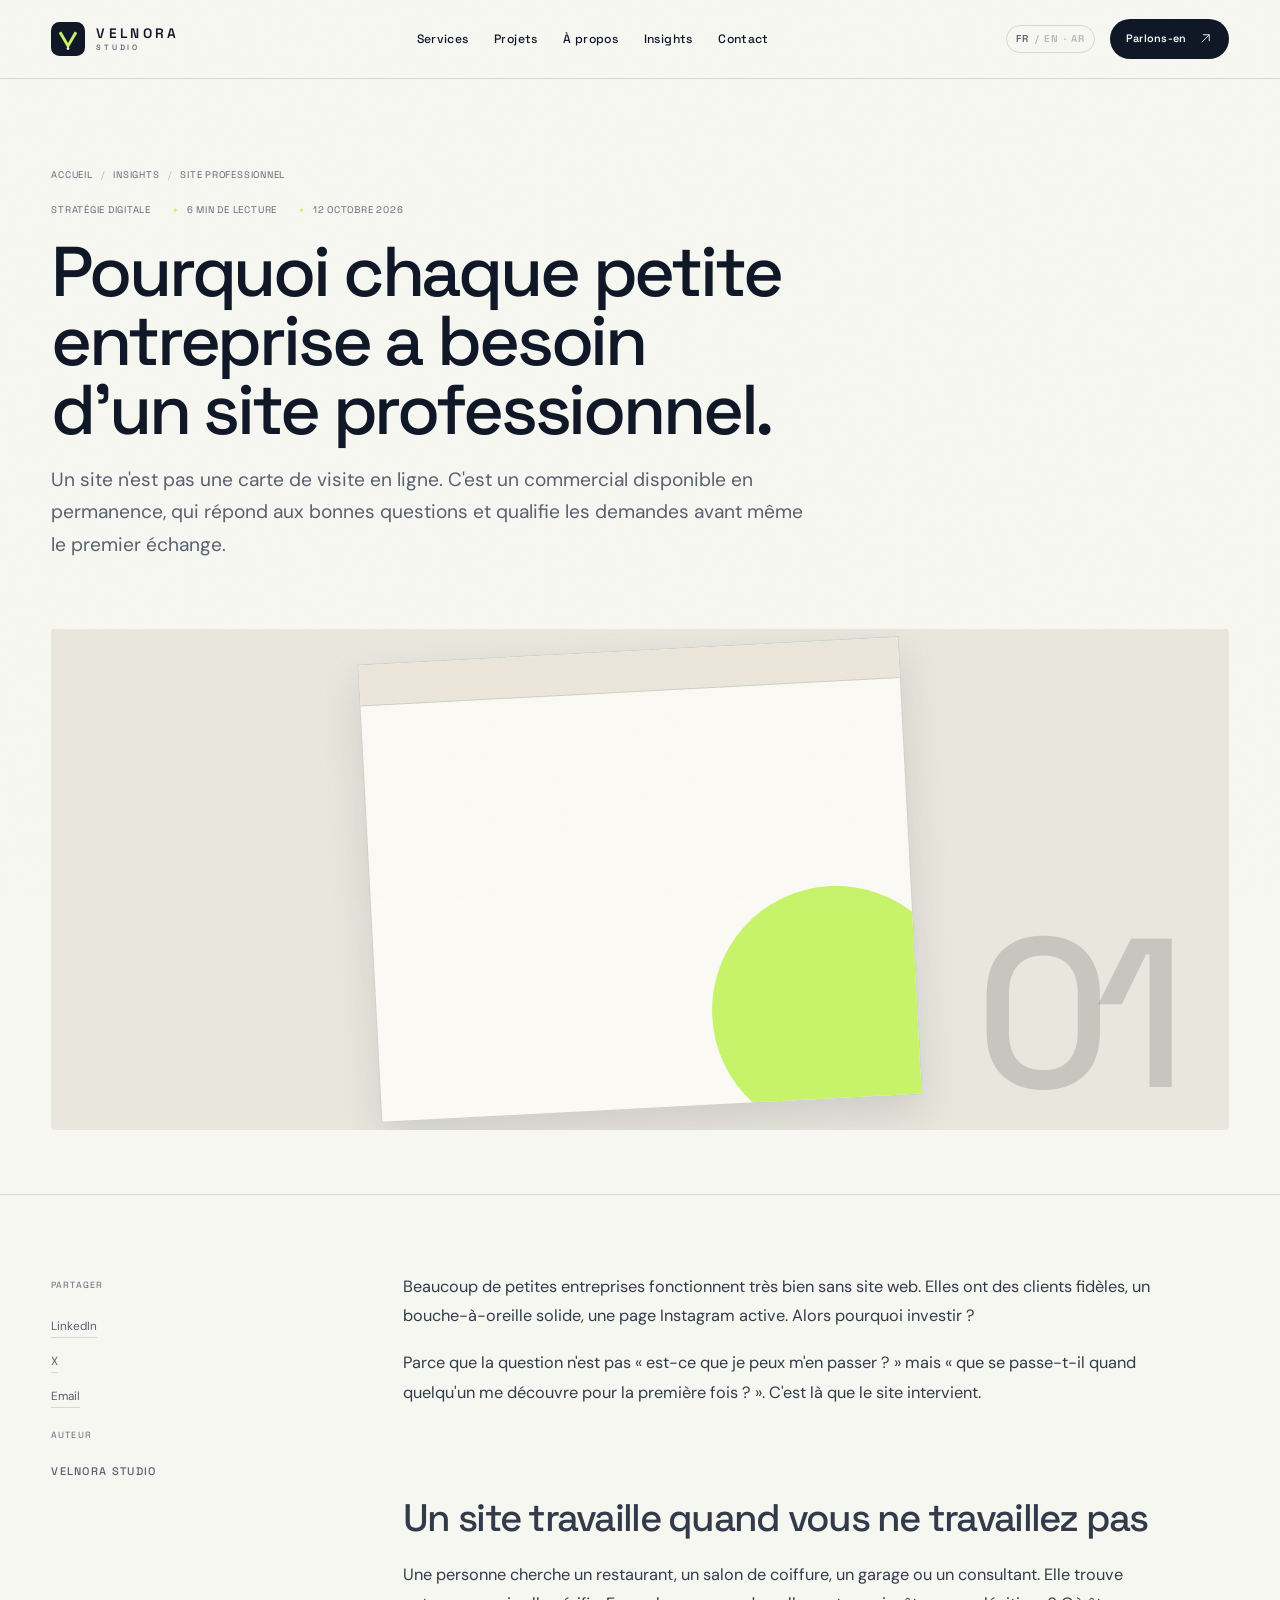
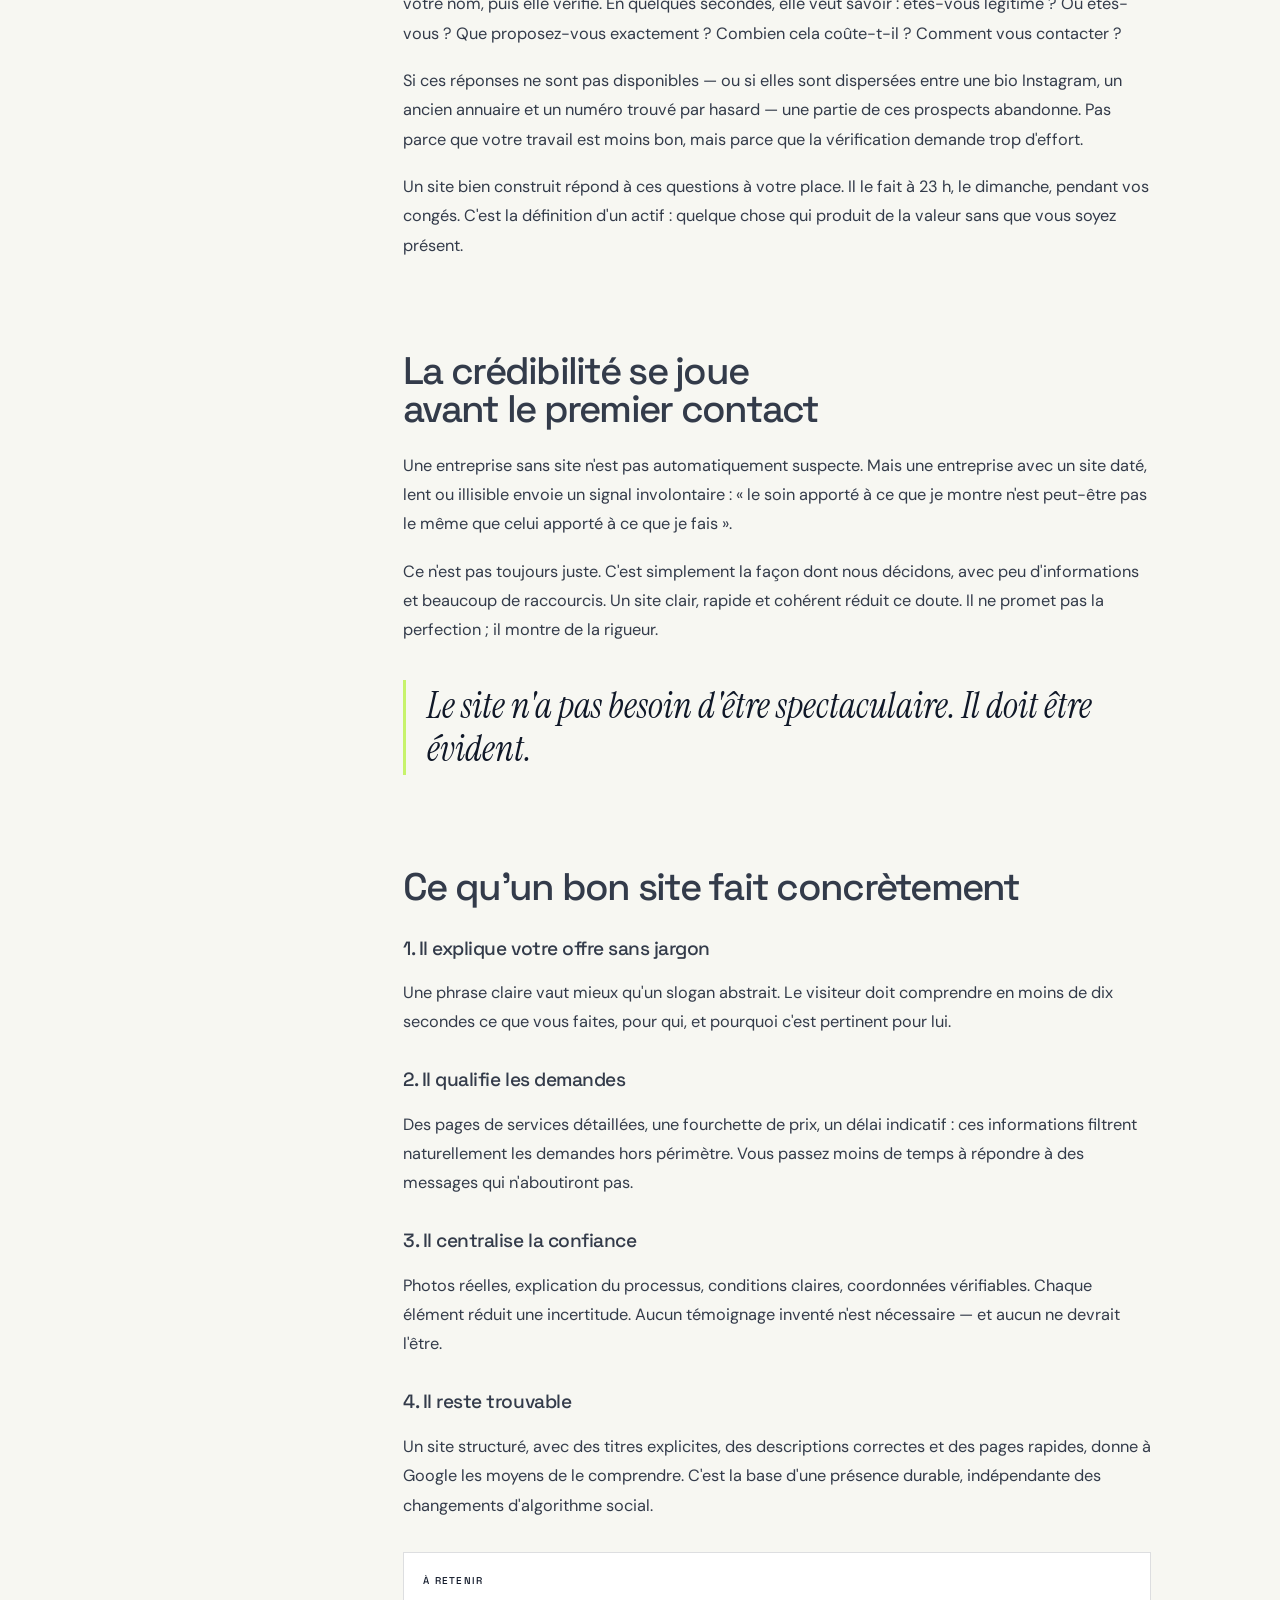
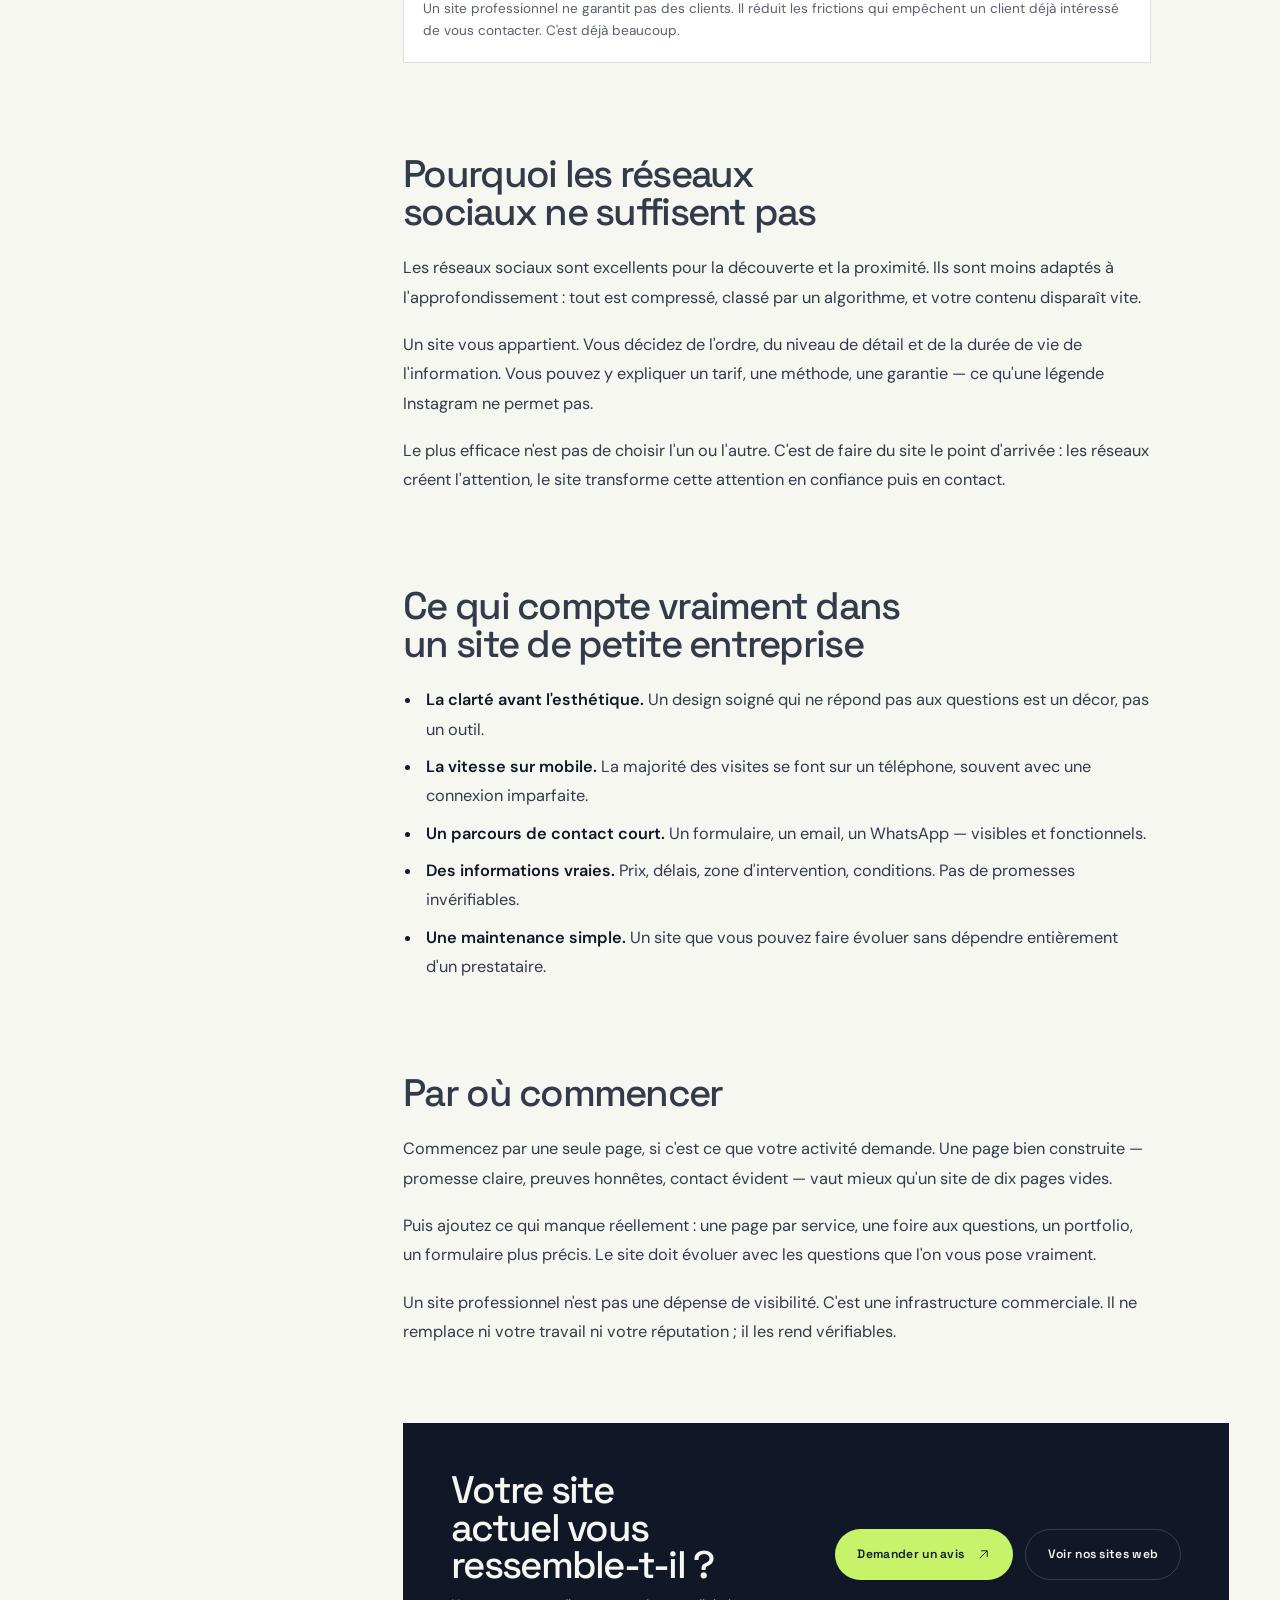
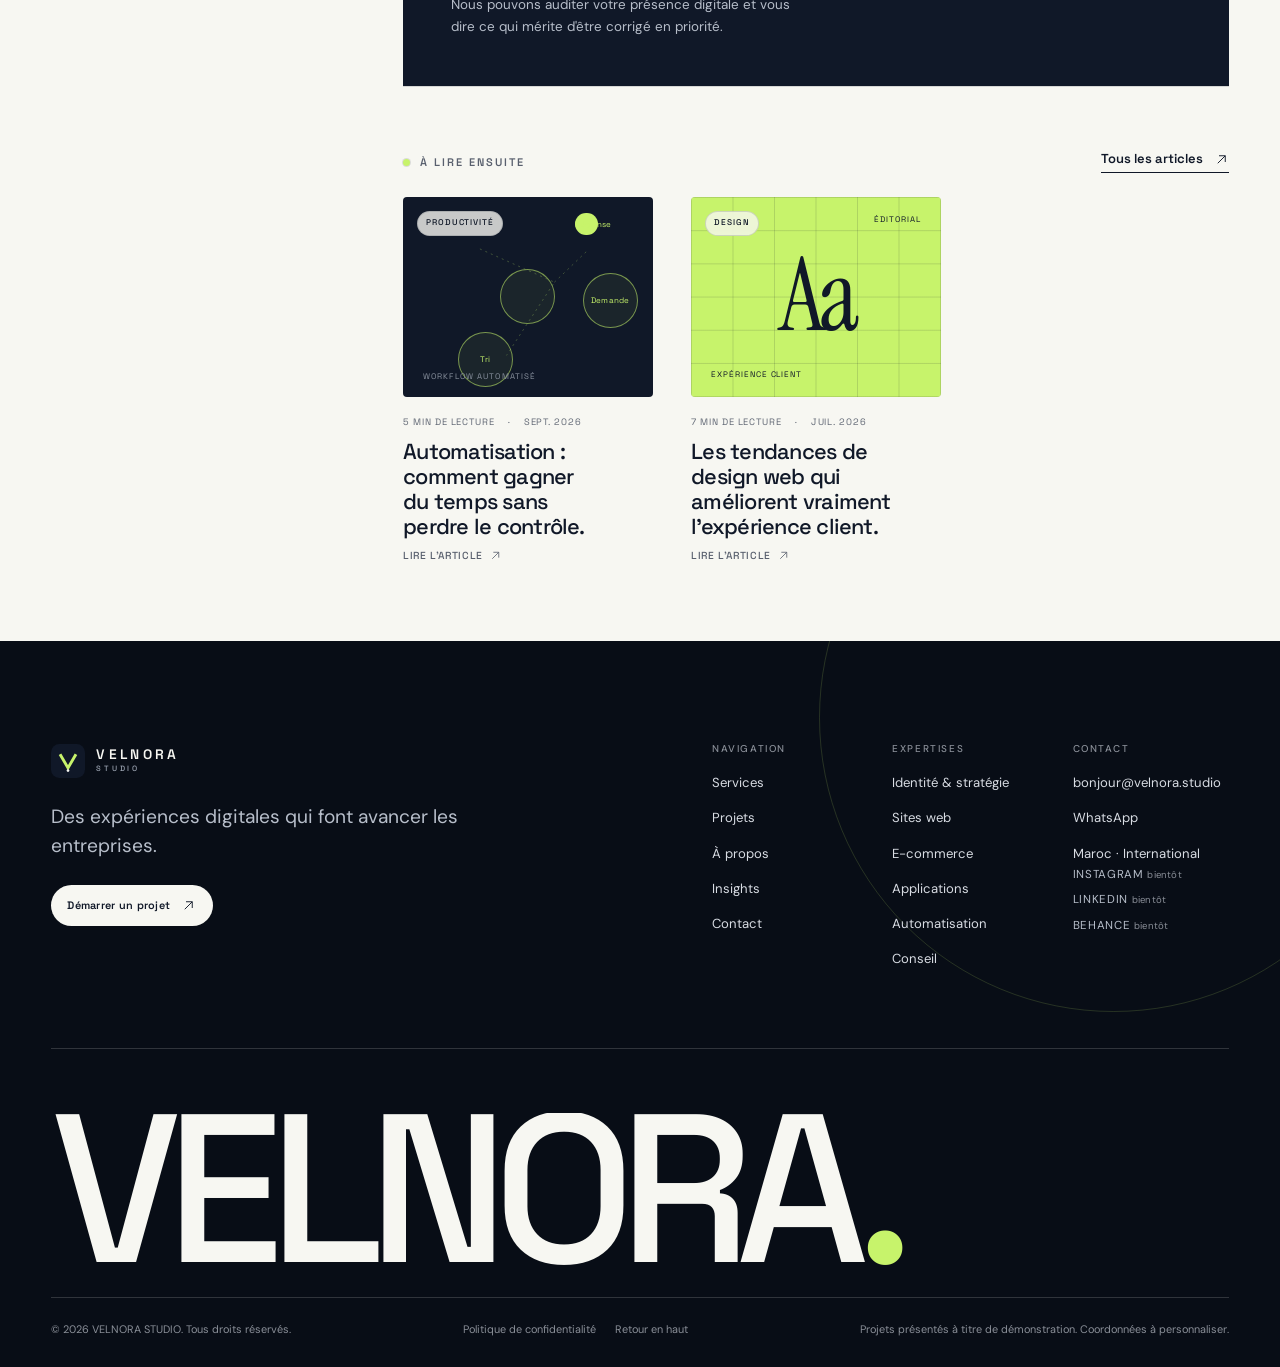
<file: insights/why-a-professional-website.html>
<!doctype html>
<html lang="fr" dir="ltr">
<head>
  <meta charset="utf-8">
  <meta name="viewport" content="width=device-width, initial-scale=1">
  <title>Pourquoi chaque petite entreprise a besoin d'un site professionnel | VELNORA STUDIO</title>
  <meta name="description" content="Un site professionnel n'est pas un luxe : c'est un actif commercial. Voici ce qu'il apporte concrètement à une petite entreprise, et comment le rendre utile.">
  <meta name="author" content="VELNORA STUDIO">
  <meta name="theme-color" content="#101828">
  <meta name="color-scheme" content="light">
  <meta name="robots" content="index, follow">
  <link rel="canonical" href="https://velnora.studio/insights/why-a-professional-website.html">

  <meta property="og:type" content="article">
  <meta property="og:site_name" content="VELNORA STUDIO">
  <meta property="og:locale" content="fr_FR">
  <meta property="og:title" content="Pourquoi chaque petite entreprise a besoin d'un site professionnel">
  <meta property="og:description" content="Un site professionnel n'est pas un luxe : c'est un actif commercial. Ce qu'il apporte vraiment, sans promesses creuses.">
  <meta property="og:url" content="https://velnora.studio/insights/why-a-professional-website.html">
  <meta property="og:image" content="https://velnora.studio/assets/og-image.png">
  <meta property="og:image:width" content="1200">
  <meta property="og:image:height" content="630">
  <meta property="og:image:alt" content="VELNORA STUDIO — Digital experiences that move businesses forward.">
  <meta property="article:published_time" content="2026-10-12">
  <meta name="twitter:card" content="summary_large_image">
  <meta name="twitter:title" content="Pourquoi chaque petite entreprise a besoin d'un site professionnel">
  <meta name="twitter:description" content="Un site professionnel est un actif commercial, pas une décoration.">
  <meta name="twitter:image" content="https://velnora.studio/assets/og-image.png">

  <link rel="icon" href="../assets/favicon.svg" type="image/svg+xml">
  <link rel="apple-touch-icon" href="../assets/apple-touch-icon.png">
  <link rel="manifest" href="../site.webmanifest">
  <link rel="preconnect" href="https://fonts.googleapis.com">
  <link rel="preconnect" href="https://fonts.gstatic.com" crossorigin>
  <link href="https://fonts.googleapis.com/css2?family=DM+Sans:wght@400;500;600;700&family=Instrument+Serif:ital@0;1&family=Space+Grotesk:wght@400;500;600;700&display=swap" rel="stylesheet">
  <link rel="stylesheet" href="../css/tokens.css">
  <link rel="stylesheet" href="../css/base.css">
  <link rel="stylesheet" href="../css/components.css">
  <link rel="stylesheet" href="../css/mockups.css">
  <link rel="stylesheet" href="../css/sections.css">
  <link rel="stylesheet" href="../css/responsive.css">

  <script type="application/ld+json">
  {
    "@context": "https://schema.org",
    "@type": "BlogPosting",
    "headline": "Pourquoi chaque petite entreprise a besoin d'un site professionnel",
    "description": "Un site professionnel n'est pas un luxe : c'est un actif commercial. Ce qu'il apporte concrètement à une petite entreprise.",
    "datePublished": "2026-10-12",
    "dateModified": "2026-10-12",
    "inLanguage": "fr",
    "author": { "@type": "Organization", "name": "VELNORA STUDIO" },
    "publisher": { "@type": "Organization", "name": "VELNORA STUDIO", "logo": { "@type": "ImageObject", "url": "https://velnora.studio/assets/logo-horizontal.svg" } },
    "mainEntityOfPage": "https://velnora.studio/insights/why-a-professional-website.html",
    "image": "https://velnora.studio/assets/og-image.png"
  }
  </script>
</head>
<body class="page article-page">
  <a class="skip-link" href="#main">Aller au contenu</a>

  <header class="site-header" data-header>
    <div class="container site-header__inner">
      <a class="brand" href="../index.html" aria-label="VELNORA STUDIO — Accueil">
        <span class="brand__mark" aria-hidden="true">
          <svg viewBox="0 0 64 64" fill="none"><rect width="64" height="64" rx="16" fill="#101828"/><path d="M17 19.5 32 45l15-25.5" stroke="#C7F36B" stroke-width="5.5"/><circle cx="32" cy="50" r="2.5" fill="#F7F7F2"/></svg>
        </span>
        <span class="brand__type">
          <span class="brand__name" data-brand="name">VELNORA</span>
          <span class="brand__suffix" data-brand="suffix">STUDIO</span>
        </span>
      </a>

      <nav class="primary-nav" aria-label="Navigation principale">
        <ul>
          <li><a href="../services.html">Services</a></li>
          <li><a href="../work.html">Projets</a></li>
          <li><a href="../index.html#about">À propos</a></li>
          <li><a href="../insights.html">Insights</a></li>
          <li><a href="../index.html#contact">Contact</a></li>
        </ul>
      </nav>

      <div class="header-actions">
        <span class="lang-switch" title="Français — English et العربية bientôt disponibles" aria-label="Langue actuelle : français. English et العربية bientôt disponibles.">FR <span class="lang-switch__muted">/ EN · AR</span></span>
        <a class="btn btn--dark btn--small header-cta" href="../index.html#contact">
          Parlons-en
          <svg viewBox="0 0 24 24" fill="none" aria-hidden="true"><path d="M6 18 18 6M8 6h10v10" stroke="currentColor" stroke-width="1.5"/></svg>
        </a>
        <button class="menu-toggle" type="button" data-menu-toggle aria-expanded="false" aria-controls="mobile-menu">
          Menu
          <span class="menu-toggle__bars" aria-hidden="true"></span>
        </button>
      </div>
    </div>
    <div class="scroll-progress" data-scroll-progress aria-hidden="true"></div>
  </header>

  <div class="mobile-menu" id="mobile-menu" data-mobile-menu role="dialog" aria-modal="true" aria-label="Menu principal" hidden>
    <nav class="mobile-menu__nav" aria-label="Navigation mobile">
      <ul>
        <li><a class="mobile-menu__link" href="../services.html"><span>01</span>Services</a></li>
        <li><a class="mobile-menu__link" href="../work.html"><span>02</span>Projets</a></li>
        <li><a class="mobile-menu__link" href="../index.html#about"><span>03</span>À propos</a></li>
        <li><a class="mobile-menu__link" href="../insights.html"><span>04</span>Insights</a></li>
        <li><a class="mobile-menu__link" href="../index.html#contact"><span>05</span>Contact</a></li>
      </ul>
    </nav>
    <div class="mobile-menu__footer">
      <p>Un projet en tête ? Écrivez-nous directement.</p>
      <a href="mailto:bonjour@velnora.studio" data-email>bonjour@velnora.studio</a>
      <a href="https://wa.me/" data-whatsapp>WhatsApp</a>
      <p><span data-location>Maroc · International</span> · Français · English · العربية</p>
      <p class="meta">FR · EN / AR bientôt</p>
    </div>
  </div>

  <main id="main">
    <header class="article-hero">
      <div class="container article-hero__inner">
        <nav class="breadcrumb" aria-label="Fil d'Ariane">
          <a href="../index.html">Accueil</a>
          <span class="breadcrumb__sep" aria-hidden="true">/</span>
          <a href="../insights.html">Insights</a>
          <span class="breadcrumb__sep" aria-hidden="true">/</span>
          <span aria-current="page">Site professionnel</span>
        </nav>
        <div class="article-hero__meta">
          <span>Stratégie digitale</span>
          <span>6 min de lecture</span>
          <span><time datetime="2026-10-12">12 octobre 2026</time></span>
        </div>
        <h1>Pourquoi chaque petite entreprise a besoin d'un site professionnel.</h1>
        <p class="article-hero__deck">Un site n'est pas une carte de visite en ligne. C'est un commercial disponible en permanence, qui répond aux bonnes questions et qualifie les demandes avant même le premier échange.</p>
        <div class="article-cover">
          <div class="cover-art cover-art--site" aria-hidden="true">
            <span class="cover-num" aria-hidden="true" data-num="01"></span>
            <div class="cover-browser">
              <span class="cover-browser__bar"></span>
              <span class="cover-browser__title"></span>
              <span class="cover-browser__title cover-browser__title--short"></span>
              <span class="cover-browser__line"></span>
              <span class="cover-browser__orb"></span>
            </div>
          </div>
        </div>
      </div>
    </header>

    <div class="container">
      <div class="article-layout">
        <aside class="article-side">
          <span class="article-side__label">Partager</span>
          <ul class="article-side__share">
            <li><a href="https://www.linkedin.com/sharing/share-offsite/?url=https%3A%2F%2Fvelnora.studio%2Finsights%2Fwhy-a-professional-website.html" target="_blank" rel="noopener noreferrer">LinkedIn</a></li>
            <li><a href="https://x.com/intent/post?url=https%3A%2F%2Fvelnora.studio%2Finsights%2Fwhy-a-professional-website.html" target="_blank" rel="noopener noreferrer">X</a></li>
            <li><a href="mailto:?subject=Pourquoi%20chaque%20petite%20entreprise%20a%20besoin%20d%27un%20site%20professionnel&amp;body=https%3A%2F%2Fvelnora.studio%2Finsights%2Fwhy-a-professional-website.html">Email</a></li>
          </ul>
          <span class="article-side__label">Auteur</span>
          <p class="meta">VELNORA STUDIO</p>
        </aside>

        <div>
          <article class="prose">
            <p>Beaucoup de petites entreprises fonctionnent très bien sans site web. Elles ont des clients fidèles, un bouche-à-oreille solide, une page Instagram active. Alors pourquoi investir ?</p>
            <p>Parce que la question n'est pas « est-ce que je peux m'en passer ? » mais « que se passe-t-il quand quelqu'un me découvre pour la première fois ? ». C'est là que le site intervient.</p>

            <h2>Un site travaille quand vous ne travaillez pas</h2>
            <p>Une personne cherche un restaurant, un salon de coiffure, un garage ou un consultant. Elle trouve votre nom, puis elle vérifie. En quelques secondes, elle veut savoir : êtes-vous légitime ? Où êtes-vous ? Que proposez-vous exactement ? Combien cela coûte-t-il ? Comment vous contacter ?</p>
            <p>Si ces réponses ne sont pas disponibles — ou si elles sont dispersées entre une bio Instagram, un ancien annuaire et un numéro trouvé par hasard — une partie de ces prospects abandonne. Pas parce que votre travail est moins bon, mais parce que la vérification demande trop d'effort.</p>
            <p>Un site bien construit répond à ces questions à votre place. Il le fait à 23 h, le dimanche, pendant vos congés. C'est la définition d'un actif : quelque chose qui produit de la valeur sans que vous soyez présent.</p>

            <h2>La crédibilité se joue avant le premier contact</h2>
            <p>Une entreprise sans site n'est pas automatiquement suspecte. Mais une entreprise avec un site daté, lent ou illisible envoie un signal involontaire : « le soin apporté à ce que je montre n'est peut-être pas le même que celui apporté à ce que je fais ».</p>
            <p>Ce n'est pas toujours juste. C'est simplement la façon dont nous décidons, avec peu d'informations et beaucoup de raccourcis. Un site clair, rapide et cohérent réduit ce doute. Il ne promet pas la perfection ; il montre de la rigueur.</p>

            <blockquote>
              <p>Le site n'a pas besoin d'être spectaculaire. Il doit être évident.</p>
            </blockquote>

            <h2>Ce qu'un bon site fait concrètement</h2>
            <h3>1. Il explique votre offre sans jargon</h3>
            <p>Une phrase claire vaut mieux qu'un slogan abstrait. Le visiteur doit comprendre en moins de dix secondes ce que vous faites, pour qui, et pourquoi c'est pertinent pour lui.</p>
            <h3>2. Il qualifie les demandes</h3>
            <p>Des pages de services détaillées, une fourchette de prix, un délai indicatif : ces informations filtrent naturellement les demandes hors périmètre. Vous passez moins de temps à répondre à des messages qui n'aboutiront pas.</p>
            <h3>3. Il centralise la confiance</h3>
            <p>Photos réelles, explication du processus, conditions claires, coordonnées vérifiables. Chaque élément réduit une incertitude. Aucun témoignage inventé n'est nécessaire — et aucun ne devrait l'être.</p>
            <h3>4. Il reste trouvable</h3>
            <p>Un site structuré, avec des titres explicites, des descriptions correctes et des pages rapides, donne à Google les moyens de le comprendre. C'est la base d'une présence durable, indépendante des changements d'algorithme social.</p>

            <div class="prose__callout">
              <strong>À retenir</strong>
              <p>Un site professionnel ne garantit pas des clients. Il réduit les frictions qui empêchent un client déjà intéressé de vous contacter. C'est déjà beaucoup.</p>
            </div>

            <h2>Pourquoi les réseaux sociaux ne suffisent pas</h2>
            <p>Les réseaux sociaux sont excellents pour la découverte et la proximité. Ils sont moins adaptés à l'approfondissement : tout est compressé, classé par un algorithme, et votre contenu disparaît vite.</p>
            <p>Un site vous appartient. Vous décidez de l'ordre, du niveau de détail et de la durée de vie de l'information. Vous pouvez y expliquer un tarif, une méthode, une garantie — ce qu'une légende Instagram ne permet pas.</p>
            <p>Le plus efficace n'est pas de choisir l'un ou l'autre. C'est de faire du site le point d'arrivée : les réseaux créent l'attention, le site transforme cette attention en confiance puis en contact.</p>

            <h2>Ce qui compte vraiment dans un site de petite entreprise</h2>
            <ul>
              <li><strong>La clarté avant l'esthétique.</strong> Un design soigné qui ne répond pas aux questions est un décor, pas un outil.</li>
              <li><strong>La vitesse sur mobile.</strong> La majorité des visites se font sur un téléphone, souvent avec une connexion imparfaite.</li>
              <li><strong>Un parcours de contact court.</strong> Un formulaire, un email, un WhatsApp — visibles et fonctionnels.</li>
              <li><strong>Des informations vraies.</strong> Prix, délais, zone d'intervention, conditions. Pas de promesses invérifiables.</li>
              <li><strong>Une maintenance simple.</strong> Un site que vous pouvez faire évoluer sans dépendre entièrement d'un prestataire.</li>
            </ul>

            <h2>Par où commencer</h2>
            <p>Commencez par une seule page, si c'est ce que votre activité demande. Une page bien construite — promesse claire, preuves honnêtes, contact évident — vaut mieux qu'un site de dix pages vides.</p>
            <p>Puis ajoutez ce qui manque réellement : une page par service, une foire aux questions, un portfolio, un formulaire plus précis. Le site doit évoluer avec les questions que l'on vous pose vraiment.</p>
            <p>Un site professionnel n'est pas une dépense de visibilité. C'est une infrastructure commerciale. Il ne remplace ni votre travail ni votre réputation ; il les rend vérifiables.</p>
          </article>

          <div class="article-cta">
            <div>
              <h2>Votre site actuel vous ressemble-t-il ?</h2>
              <p>Nous pouvons auditer votre présence digitale et vous dire ce qui mérite d'être corrigé en priorité.</p>
            </div>
            <div class="btn-row">
              <a class="btn" href="../index.html#contact">
                Demander un avis
                <svg viewBox="0 0 24 24" fill="none" aria-hidden="true"><path d="M6 18 18 6M8 6h10v10" stroke="currentColor" stroke-width="1.5"/></svg>
              </a>
              <a class="btn btn--outline-light" href="../services.html#sites-web">Voir nos sites web</a>
            </div>
          </div>

          <section class="article-related" aria-labelledby="related-title">
            <div class="article-related__head">
              <p class="eyebrow" id="related-title">À lire ensuite</p>
              <a class="text-link" href="../insights.html">Tous les articles
                <svg viewBox="0 0 24 24" fill="none" aria-hidden="true"><path d="M6 18 18 6M8 6h10v10" stroke="currentColor" stroke-width="1.5"/></svg>
              </a>
            </div>
            <div class="article-grid">
              <a class="article-card" href="automation-for-small-business.html">
                <div class="article-card__cover">
                  <span class="article-card__tag">Productivité</span>
                  <div class="cover-art cover-art--automation" aria-hidden="true">
                    <svg class="cover-lines" viewBox="0 0 300 300" fill="none">
                      <path d="M78 78 190 128 118 238" stroke="currentColor" stroke-dasharray="3 6"/>
                      <path d="M190 128 238 82" stroke="currentColor" stroke-dasharray="3 6"/>
                    </svg>
                    <span class="cover-node">Demande</span>
                    <span class="cover-node">Tri</span>
                    <span class="cover-node">Réponse</span>
                    <span class="cover-node"></span>
                    <span class="cover-caption">Workflow automatisé</span>
                  </div>
                </div>
                <div class="article-card__body">
                  <div class="article-card__meta"><span>5 min de lecture</span><span>Sept. 2026</span></div>
                  <h3>Automatisation : comment gagner du temps sans perdre le contrôle.</h3>
                  <span class="article-card__link">Lire l'article
                    <svg viewBox="0 0 24 24" fill="none" aria-hidden="true"><path d="M6 18 18 6M8 6h10v10" stroke="currentColor" stroke-width="1.5"/></svg>
                  </span>
                </div>
              </a>
              <a class="article-card" href="web-design-trends.html">
                <div class="article-card__cover">
                  <span class="article-card__tag">Design</span>
                  <div class="cover-art cover-art--design" aria-hidden="true">
                    <span class="cover-grid"></span>
                    <span class="cover-corner cover-corner--top">Éditorial</span>
                    <span class="cover-type">Aa</span>
                    <span class="cover-corner cover-corner--bottom">Expérience client</span>
                  </div>
                </div>
                <div class="article-card__body">
                  <div class="article-card__meta"><span>7 min de lecture</span><span>Juil. 2026</span></div>
                  <h3>Les tendances de design web qui améliorent vraiment l'expérience client.</h3>
                  <span class="article-card__link">Lire l'article
                    <svg viewBox="0 0 24 24" fill="none" aria-hidden="true"><path d="M6 18 18 6M8 6h10v10" stroke="currentColor" stroke-width="1.5"/></svg>
                  </span>
                </div>
              </a>
            </div>
          </section>
        </div>
      </div>
    </div>
  </main>

  <footer class="site-footer">
    <div class="container">
      <div class="footer-top">
        <div class="footer-brand">
          <a class="brand" href="../index.html" aria-label="VELNORA STUDIO — Accueil">
            <span class="brand__mark" aria-hidden="true">
              <svg viewBox="0 0 64 64" fill="none"><rect width="64" height="64" rx="16" fill="#101828"/><path d="M17 19.5 32 45l15-25.5" stroke="#C7F36B" stroke-width="5.5"/><circle cx="32" cy="50" r="2.5" fill="#F7F7F2"/></svg>
            </span>
            <span class="brand__type">
              <span class="brand__name" data-brand="name">VELNORA</span>
              <span class="brand__suffix" data-brand="suffix">STUDIO</span>
            </span>
          </a>
          <p data-brand="tagline">Des expériences digitales qui font avancer les entreprises.</p>
          <a class="btn btn--light btn--small" href="../index.html#contact">
            Démarrer un projet
            <svg viewBox="0 0 24 24" fill="none" aria-hidden="true"><path d="M6 18 18 6M8 6h10v10" stroke="currentColor" stroke-width="1.5"/></svg>
          </a>
        </div>

        <div class="footer-cols">
          <div class="footer-col">
            <h3>Navigation</h3>
            <ul>
              <li><a href="../services.html">Services</a></li>
              <li><a href="../work.html">Projets</a></li>
              <li><a href="../index.html#about">À propos</a></li>
              <li><a href="../insights.html">Insights</a></li>
              <li><a href="../index.html#contact">Contact</a></li>
            </ul>
          </div>
          <div class="footer-col">
            <h3>Expertises</h3>
            <ul>
              <li><a href="../services.html#identite">Identité &amp; stratégie</a></li>
              <li><a href="../services.html#sites-web">Sites web</a></li>
              <li><a href="../services.html#ecommerce">E-commerce</a></li>
              <li><a href="../services.html#applications">Applications</a></li>
              <li><a href="../services.html#automatisation">Automatisation</a></li>
              <li><a href="../services.html#conseil">Conseil</a></li>
            </ul>
          </div>
          <div class="footer-col">
            <h3>Contact</h3>
            <ul>
              <li><a href="mailto:bonjour@velnora.studio"><span data-email>bonjour@velnora.studio</span></a></li>
              <li><a href="https://wa.me/" data-whatsapp>WhatsApp</a></li>
              <li><span data-location>Maroc · International</span></li>
            </ul>
            <div class="footer-social" aria-label="Réseaux sociaux">
              <a data-social-link="instagram" hidden>Instagram</a>
              <span data-social-placeholder="instagram">Instagram <small>bientôt</small></span>
              <a data-social-link="linkedin" hidden>LinkedIn</a>
              <span data-social-placeholder="linkedin">LinkedIn <small>bientôt</small></span>
              <a data-social-link="behance" hidden>Behance</a>
              <span data-social-placeholder="behance">Behance <small>bientôt</small></span>
            </div>
          </div>
        </div>
      </div>

      <div class="footer-wordmark" aria-hidden="true"><span data-brand="name">VELNORA</span><span class="dot">.</span></div>

      <div class="footer-bottom">
        <p>© <span data-year>2026</span> <span data-brand="full">VELNORA STUDIO</span>. Tous droits réservés.</p>
        <div class="footer-bottom__links">
          <a href="../privacy.html">Politique de confidentialité</a>
          <a href="#main">Retour en haut</a>
        </div>
        <p>Projets présentés à titre de démonstration. Coordonnées à personnaliser.</p>
      </div>
    </div>
  </footer>

  <script src="../js/config.js" defer></script>
  <script src="../js/app.js" defer></script>
</body>
</html>
</file>
<file: css/tokens.css>
/* ==========================================================================
   VELNORA STUDIO — Design tokens
   Edit brand colours, typography and spacing here.
   ========================================================================== */

:root {
  /* Brand palette */
  --navy-950: #080d16;
  --navy-900: #0b111c;
  --navy: #101828;
  --navy-800: #172235;
  --navy-700: #243149;
  --offwhite: #f7f7f2;
  --cream: #efefe7;
  --lime: #c7f36b;
  --lime-soft: #e6f9bd;
  --grey: #8a8f98;
  --grey-text: #5f6673;
  --muted: #59606e;
  --white: #ffffff;

  /* Semantic colours */
  --paper: var(--offwhite);
  --ink: var(--navy);
  --ink-soft: var(--muted);
  --line: rgba(16, 24, 40, 0.14);
  --line-strong: rgba(16, 24, 40, 0.28);
  --line-light: rgba(255, 255, 255, 0.16);
  --error: #b42318;
  --error-light: #ffb4a8;

  /* Typography */
  --font-display: "Space Grotesk", "Helvetica Neue", Arial, sans-serif;
  --font-body: "DM Sans", "Helvetica Neue", Arial, sans-serif;
  --font-serif: "Instrument Serif", Georgia, "Times New Roman", serif;

  --text-xs: 0.6875rem;
  --text-sm: 0.8125rem;
  --text-base: 1rem;
  --text-md: clamp(1.05rem, 0.99rem + 0.3vw, 1.2rem);
  --text-lg: clamp(1.25rem, 1.12rem + 0.55vw, 1.6rem);
  --text-xl: clamp(1.6rem, 1.32rem + 1.2vw, 2.35rem);
  --text-2xl: clamp(2rem, 1.55rem + 2vw, 3.2rem);
  --text-3xl: clamp(2.55rem, 1.8rem + 3.2vw, 4.5rem);
  --text-4xl: clamp(3.1rem, 2rem + 4.8vw, 6rem);
  --text-5xl: clamp(3.5rem, 2.1rem + 6.2vw, 7rem);

  /* Layout */
  --container: 1440px;
  --gutter: clamp(1.25rem, 4vw, 4rem);
  --header-height: 78px;
  --section-space: clamp(4.5rem, 9vw, 9rem);
  --section-space-sm: clamp(3rem, 6vw, 6rem);
  --radius-xs: 2px;
  --radius-sm: 4px;
  --radius-md: 8px;
  --radius-pill: 999px;

  /* Motion */
  --ease-out: cubic-bezier(0.22, 1, 0.36, 1);
  --ease-in-out: cubic-bezier(0.65, 0, 0.35, 1);
  --duration: 0.7s;
  --duration-fast: 0.3s;

  /* Effects */
  --shadow-card: 0 30px 80px rgba(8, 13, 22, 0.22);
  --shadow-soft: 0 16px 50px rgba(8, 13, 22, 0.1);
  --grain: url("data:image/svg+xml,%3Csvg viewBox='0 0 180 180' xmlns='http://www.w3.org/2000/svg'%3E%3Cfilter id='n'%3E%3CfeTurbulence type='fractalNoise' baseFrequency='.85' numOctaves='3' stitchTiles='stitch'/%3E%3C/filter%3E%3Crect width='100%25' height='100%25' filter='url(%23n)' opacity='.5'/%3E%3C/svg%3E");
}
</file>
<file: css/base.css>
/* ==========================================================================
   Base — reset, typography, layout primitives
   ========================================================================== */

*,
*::before,
*::after {
  box-sizing: border-box;
}

html {
  scroll-behavior: smooth;
  -webkit-text-size-adjust: 100%;
  text-size-adjust: 100%;
}

body {
  margin: 0;
  background: var(--paper);
  color: var(--ink);
  font-family: var(--font-body);
  font-size: var(--text-base);
  line-height: 1.65;
  font-weight: 400;
  -webkit-font-smoothing: antialiased;
  -moz-osx-font-smoothing: grayscale;
  overflow-x: clip;
}

body::before {
  content: "";
  position: fixed;
  inset: 0;
  z-index: 9998;
  pointer-events: none;
  opacity: 0.022;
  background-image: var(--grain);
  background-size: 180px 180px;
  mix-blend-mode: multiply;
}

::selection {
  background: var(--lime);
  color: var(--navy);
}

img,
svg,
video {
  display: block;
  max-width: 100%;
}

img {
  height: auto;
}

button,
input,
select,
textarea {
  font: inherit;
  color: inherit;
}

button {
  cursor: pointer;
}

a {
  color: inherit;
  text-decoration: none;
}

ul,
ol {
  margin: 0;
  padding: 0;
}

p {
  margin: 0;
}

figure {
  margin: 0;
}

hr {
  border: 0;
  border-top: 1px solid var(--line);
  margin: 0;
}

[hidden] {
  display: none !important;
}

:focus-visible {
  outline: 2px solid var(--ink);
  outline-offset: 4px;
  border-radius: 1px;
}

.section--dark :focus-visible,
.site-footer :focus-visible,
.mobile-menu :focus-visible,
.contact :focus-visible,
.page-hero--dark :focus-visible {
  outline-color: var(--lime);
}

/* Typography ------------------------------------------------------------- */

h1,
h2,
h3,
h4,
h5 {
  margin: 0;
  font-family: var(--font-display);
  font-weight: 500;
  line-height: 0.98;
  letter-spacing: -0.045em;
  text-wrap: balance;
}

h1 {
  font-size: var(--text-5xl);
}

h2 {
  font-size: var(--text-4xl);
}

h3 {
  font-size: var(--text-xl);
  letter-spacing: -0.035em;
}

h4 {
  font-size: var(--text-lg);
  letter-spacing: -0.025em;
}

h1 em,
h2 em,
h3 em,
.display em,
.serif {
  font-family: var(--font-serif);
  font-style: italic;
  font-weight: 400;
  letter-spacing: -0.015em;
}

strong {
  font-weight: 600;
}

.lead {
  max-width: 58ch;
  color: var(--ink-soft);
  font-size: var(--text-md);
  line-height: 1.65;
  text-wrap: pretty;
}

.section--dark .lead,
.work .lead,
.process .lead,
.contact .lead {
  color: #b7beca;
}

.meta {
  font-family: var(--font-display);
  font-size: var(--text-xs);
  font-weight: 500;
  letter-spacing: 0.12em;
  text-transform: uppercase;
  color: var(--ink-soft);
}

.section--dark .meta,
.work .meta,
.work-page .meta,
.process .meta {
  color: #9ba3b1;
}

.eyebrow {
  display: inline-flex;
  align-items: center;
  gap: 0.6rem;
  margin: 0;
  font-family: var(--font-display);
  font-size: var(--text-xs);
  font-weight: 600;
  letter-spacing: 0.18em;
  line-height: 1.3;
  text-transform: uppercase;
  color: var(--ink-soft);
}

.eyebrow::before {
  content: "";
  flex: none;
  width: 7px;
  height: 7px;
  border-radius: 50%;
  background: var(--lime);
  box-shadow: 0 0 0 1px rgba(16, 24, 40, 0.12);
}

.section--dark .eyebrow,
.work .eyebrow,
.process .eyebrow,
.contact .eyebrow,
.page-hero--dark .eyebrow {
  color: #aeb6c2;
}

/* Layout ----------------------------------------------------------------- */

.container {
  width: min(calc(100% - (var(--gutter) * 2)), var(--container));
  margin-inline: auto;
}

.section {
  position: relative;
  padding-block: var(--section-space);
}

.section--tight {
  padding-block: var(--section-space-sm);
}

.section--dark {
  background: var(--navy);
  color: var(--offwhite);
}

.section--lime {
  background: var(--lime);
  color: var(--navy);
}

.section--hairline {
  border-top: 1px solid var(--line);
}

.section[id],
[id] {
  scroll-margin-top: calc(var(--header-height) + 22px);
}

.grid {
  display: grid;
  gap: clamp(1.5rem, 4vw, 4rem);
}

.grid--2 {
  grid-template-columns: repeat(2, minmax(0, 1fr));
}

.grid--3 {
  grid-template-columns: repeat(3, minmax(0, 1fr));
}

.grid--4 {
  grid-template-columns: repeat(4, minmax(0, 1fr));
}

.grid--12 {
  grid-template-columns: repeat(12, minmax(0, 1fr));
}

.sr-only {
  position: absolute;
  width: 1px;
  height: 1px;
  padding: 0;
  margin: -1px;
  overflow: hidden;
  clip: rect(0, 0, 0, 0);
  white-space: nowrap;
  border: 0;
}

.skip-link {
  position: fixed;
  top: 0.75rem;
  left: 0.75rem;
  z-index: 10000;
  transform: translateY(-180%);
  background: var(--lime);
  color: var(--navy);
  padding: 0.8rem 1rem;
  border-radius: var(--radius-pill);
  font-family: var(--font-display);
  font-size: 0.8rem;
  font-weight: 600;
  transition: transform 0.2s var(--ease-out);
}

.skip-link:focus-visible {
  transform: translateY(0);
  outline-color: var(--navy);
}

/* Section heading pattern ------------------------------------------------- */

.section-head {
  display: grid;
  grid-template-columns: minmax(0, 1.15fr) minmax(260px, 0.55fr);
  align-items: end;
  gap: clamp(1.5rem, 5vw, 5rem);
  margin-bottom: clamp(2.5rem, 5vw, 4.5rem);
}

.section-head__main {
  display: grid;
  gap: clamp(1rem, 2vw, 1.6rem);
  justify-items: start;
}

.section-head h2 {
  max-width: 16ch;
  font-size: var(--text-4xl);
}

.section-head__aside {
  display: grid;
  gap: 1.5rem;
  justify-items: start;
  max-width: 44ch;
  padding-bottom: 0.35rem;
}

.section-head__aside .lead {
  max-width: 42ch;
  font-size: var(--text-base);
}

/* Text links ------------------------------------------------------------- */

.text-link {
  display: inline-flex;
  align-items: center;
  gap: 0.65rem;
  padding-bottom: 0.28rem;
  border-bottom: 1px solid currentColor;
  font-family: var(--font-display);
  font-size: var(--text-sm);
  font-weight: 600;
  line-height: 1.3;
  transition: color 0.25s ease, gap 0.25s var(--ease-out);
}

.text-link svg {
  width: 15px;
  height: 15px;
  flex: none;
  transition: transform 0.25s var(--ease-out);
}

.text-link:hover {
  color: var(--navy);
  gap: 0.9rem;
}

.text-link:hover svg {
  transform: translate(2px, -2px);
}

.section--dark .text-link:hover,
.contact .text-link:hover {
  color: var(--lime);
}

.text-link--lime {
  color: var(--lime);
}

/* Reveal on scroll ------------------------------------------------------- */

.reveal-ready {
  opacity: 0;
  transform: translateY(26px);
  transition:
    opacity 0.8s var(--ease-out),
    transform 0.8s var(--ease-out);
  transition-delay: calc(var(--reveal-order, 0) * 80ms);
}

.reveal-ready.is-visible {
  opacity: 1;
  transform: none;
}

/* Reduced motion --------------------------------------------------------- */

@media (prefers-reduced-motion: reduce) {
  html {
    scroll-behavior: auto;
  }

  *,
  *::before,
  *::after {
    animation-duration: 0.01ms !important;
    animation-iteration-count: 1 !important;
    transition-duration: 0.01ms !important;
    scroll-behavior: auto !important;
  }

  .reveal-ready {
    opacity: 1 !important;
    transform: none !important;
  }
}
</file>
<file: css/components.css>
/* ==========================================================================
   Components — header, navigation, buttons, forms, footer, shared UI
   ========================================================================== */

/* Header ----------------------------------------------------------------- */

.site-header {
  position: fixed;
  inset: 0 0 auto;
  z-index: 100;
  color: var(--navy);
  border-bottom: 1px solid transparent;
  transition:
    background-color 0.35s ease,
    border-color 0.35s ease,
    backdrop-filter 0.35s ease,
    color 0.3s ease;
}

.site-header.is-scrolled,
body.page .site-header {
  background: rgba(247, 247, 242, 0.9);
  border-bottom-color: var(--line);
  -webkit-backdrop-filter: blur(18px);
  backdrop-filter: blur(18px);
}

.site-header__inner {
  display: flex;
  align-items: center;
  justify-content: space-between;
  gap: 2rem;
  height: var(--header-height);
}

.brand {
  display: inline-flex;
  align-items: center;
  gap: 0.7rem;
  color: inherit;
  flex: none;
}

.brand__mark {
  display: grid;
  place-items: center;
  width: 34px;
  height: 34px;
  color: var(--navy);
}

.brand__mark svg {
  width: 100%;
  height: 100%;
}

.brand__type {
  display: grid;
  gap: 3px;
  line-height: 1;
}

.brand__name {
  font-family: var(--font-display);
  font-size: 0.86rem;
  font-weight: 600;
  letter-spacing: 0.24em;
}

.brand__suffix {
  font-family: var(--font-display);
  font-size: 0.48rem;
  font-weight: 500;
  letter-spacing: 0.36em;
  color: var(--ink-soft);
}

.site-footer .brand__suffix {
  color: #9ba3b1;
}

.primary-nav {
  margin-inline: auto;
}

.primary-nav ul {
  display: flex;
  align-items: center;
  gap: clamp(0.9rem, 2vw, 2rem);
  list-style: none;
}

.primary-nav a {
  position: relative;
  display: inline-block;
  padding: 0.4rem 0;
  font-family: var(--font-display);
  font-size: 0.76rem;
  font-weight: 500;
  letter-spacing: 0.03em;
  color: var(--navy);
}

.primary-nav a::after {
  content: "";
  position: absolute;
  left: 0;
  right: 0;
  bottom: 0;
  height: 1px;
  background: currentColor;
  transform: scaleX(0);
  transform-origin: right;
  transition: transform 0.3s var(--ease-out);
}

.primary-nav a:hover::after,
.primary-nav a[aria-current="page"]::after {
  transform: scaleX(1);
  transform-origin: left;
}

.header-actions {
  display: flex;
  align-items: center;
  gap: 0.9rem;
  flex: none;
}

.lang-switch {
  display: inline-flex;
  align-items: center;
  gap: 0.35rem;
  padding: 0.32rem 0.55rem;
  border: 1px solid var(--line);
  border-radius: var(--radius-pill);
  font-family: var(--font-display);
  font-size: 0.62rem;
  font-weight: 600;
  letter-spacing: 0.12em;
  color: var(--ink-soft);
  white-space: nowrap;
}

.lang-switch__muted {
  color: #b3b7bd;
}

.menu-toggle {
  display: none;
  align-items: center;
  gap: 0.7rem;
  min-height: 2.6rem;
  padding: 0.45rem 0.2rem 0.45rem 0.8rem;
  border: 0;
  background: none;
  color: inherit;
  font-family: var(--font-display);
  font-size: 0.7rem;
  font-weight: 600;
  letter-spacing: 0.12em;
  text-transform: uppercase;
}

.menu-toggle__bars {
  position: relative;
  display: block;
  width: 26px;
  height: 12px;
}

.menu-toggle__bars::before,
.menu-toggle__bars::after {
  content: "";
  position: absolute;
  right: 0;
  width: 100%;
  height: 1px;
  background: currentColor;
  transition: transform 0.35s var(--ease-out), top 0.35s var(--ease-out);
}

.menu-toggle__bars::before {
  top: 1px;
}

.menu-toggle__bars::after {
  top: 10px;
}

body.menu-open .menu-toggle__bars::before {
  top: 6px;
  transform: rotate(45deg);
}

body.menu-open .menu-toggle__bars::after {
  top: 6px;
  transform: rotate(-45deg);
}

body.menu-open .site-header {
  color: var(--offwhite);
  background: transparent;
  border-bottom-color: transparent;
  -webkit-backdrop-filter: none;
  backdrop-filter: none;
}

body.menu-open .brand__mark,
body.menu-open .brand__suffix {
  color: var(--offwhite);
}

body.menu-open .brand__suffix {
  color: #9ba3b1;
}

body.menu-open .lang-switch,
body.menu-open .header-cta {
  opacity: 0;
  pointer-events: none;
}

.scroll-progress {
  position: absolute;
  left: 0;
  bottom: -1px;
  width: 100%;
  height: 1px;
  background: var(--lime);
  transform: scaleX(0);
  transform-origin: left;
  opacity: 0;
  transition: opacity 0.3s ease;
}

.site-header.is-scrolled .scroll-progress {
  opacity: 1;
}

/* Mobile menu ------------------------------------------------------------ */

body.menu-open {
  overflow: hidden;
}

.mobile-menu {
  position: fixed;
  inset: 0;
  z-index: 90;
  display: flex;
  flex-direction: column;
  justify-content: space-between;
  gap: 2.5rem;
  padding: calc(var(--header-height) + 2rem) var(--gutter) 2rem;
  background: var(--navy);
  color: var(--offwhite);
  opacity: 0;
  visibility: hidden;
  overflow-y: auto;
  transition:
    opacity 0.4s var(--ease-out),
    visibility 0.4s;
}

.mobile-menu.is-open {
  opacity: 1;
  visibility: visible;
}

.mobile-menu__nav ul {
  list-style: none;
}

.mobile-menu__nav li {
  border-bottom: 1px solid var(--line-light);
}

.mobile-menu__link {
  display: flex;
  align-items: baseline;
  gap: 1rem;
  padding: 0.9rem 0;
  font-family: var(--font-display);
  font-size: clamp(2rem, 8.5vw, 3.6rem);
  font-weight: 500;
  letter-spacing: -0.05em;
  line-height: 1;
  transition: color 0.2s ease, padding-left 0.3s var(--ease-out);
}

.mobile-menu__link span {
  font-family: var(--font-body);
  font-size: 0.6rem;
  font-weight: 500;
  letter-spacing: 0.16em;
  color: var(--grey);
}

.mobile-menu__link:hover,
.mobile-menu__link:focus-visible {
  color: var(--lime);
  padding-left: 0.35rem;
}

.mobile-menu__footer {
  display: grid;
  gap: 1.2rem;
  padding-top: 1.5rem;
  border-top: 1px solid var(--line-light);
  font-size: 0.82rem;
  color: #b7beca;
}

.mobile-menu__footer a {
  display: inline-flex;
  width: fit-content;
  border-bottom: 1px solid currentColor;
  padding-bottom: 0.15rem;
}

.mobile-menu__footer a:hover {
  color: var(--lime);
}

.mobile-menu__social {
  display: flex;
  flex-wrap: wrap;
  gap: 1rem;
  font-size: 0.7rem;
  letter-spacing: 0.1em;
  text-transform: uppercase;
  color: var(--grey);
}

/* Buttons ---------------------------------------------------------------- */

.btn {
  --btn-bg: var(--lime);
  --btn-fg: var(--navy);
  position: relative;
  display: inline-flex;
  align-items: center;
  justify-content: center;
  gap: 0.7rem;
  min-height: 3.15rem;
  padding: 0.8rem 1.35rem;
  overflow: hidden;
  border: 1px solid transparent;
  border-radius: var(--radius-pill);
  background: var(--btn-bg);
  color: var(--btn-fg);
  font-family: var(--font-display);
  font-size: 0.76rem;
  font-weight: 600;
  letter-spacing: 0.025em;
  line-height: 1.2;
  text-align: center;
  isolation: isolate;
  transition: color 0.3s ease, border-color 0.3s ease;
}

.btn::before {
  content: "";
  position: absolute;
  inset: 0;
  z-index: -1;
  background: var(--navy);
  border-radius: inherit;
  transform: translateY(101%);
  transition: transform 0.45s var(--ease-out);
}

.btn:hover::before,
.btn:focus-visible::before {
  transform: translateY(0);
}

.btn:hover,
.btn:focus-visible {
  color: var(--lime);
}

.btn svg {
  width: 15px;
  height: 15px;
  flex: none;
  transition: transform 0.3s var(--ease-out);
}

.btn:hover svg,
.btn:focus-visible svg {
  transform: translate(2px, -2px);
}

.btn--ghost {
  --btn-bg: transparent;
  --btn-fg: var(--navy);
  border-color: var(--line-strong);
}

.btn--ghost::before {
  background: var(--navy);
}

.btn--ghost:hover,
.btn--ghost:focus-visible {
  color: var(--lime);
  border-color: var(--navy);
}

.btn--dark {
  --btn-bg: var(--navy);
  --btn-fg: var(--offwhite);
}

.btn--dark::before {
  background: var(--lime);
}

.btn--dark:hover,
.btn--dark:focus-visible {
  color: var(--navy);
}

.btn--light {
  --btn-bg: var(--offwhite);
  --btn-fg: var(--navy);
}

.btn--outline-light {
  --btn-bg: transparent;
  --btn-fg: var(--offwhite);
  border-color: var(--line-light);
}

.btn--outline-light::before {
  background: var(--lime);
}

.btn--outline-light:hover,
.btn--outline-light:focus-visible {
  color: var(--navy);
  border-color: var(--lime);
}

.btn--small {
  min-height: 2.55rem;
  padding: 0.55rem 0.95rem;
  font-size: 0.68rem;
}

.btn--wide {
  width: 100%;
}

.btn-row {
  display: flex;
  flex-wrap: wrap;
  align-items: center;
  gap: 0.75rem;
}

/* Tags and badges -------------------------------------------------------- */

.tag {
  display: inline-flex;
  align-items: center;
  gap: 0.35rem;
  width: fit-content;
  padding: 0.32rem 0.6rem;
  border: 1px solid var(--line);
  border-radius: var(--radius-pill);
  color: var(--ink-soft);
  font-family: var(--font-display);
  font-size: 0.62rem;
  font-weight: 500;
  letter-spacing: 0.08em;
  line-height: 1.2;
  text-transform: uppercase;
}

.section--dark .tag,
.work .tag,
.work-page .tag,
.process .tag,
.contact .tag,
.page-hero--dark .tag {
  border-color: var(--line-light);
  color: #aeb6c2;
}

.tag--lime {
  border-color: var(--lime);
  background: var(--lime);
  color: var(--navy);
}

.tag--outline-lime {
  border-color: rgba(199, 243, 107, 0.55);
  color: var(--lime);
}

.concept-badge {
  position: absolute;
  top: 1rem;
  left: 1rem;
  z-index: 3;
  display: inline-flex;
  align-items: center;
  gap: 0.4rem;
  padding: 0.4rem 0.65rem;
  border: 1px solid rgba(255, 255, 255, 0.22);
  border-radius: var(--radius-pill);
  background: rgba(8, 13, 22, 0.42);
  -webkit-backdrop-filter: blur(8px);
  backdrop-filter: blur(8px);
  color: var(--white);
  font-family: var(--font-display);
  font-size: 0.58rem;
  font-weight: 500;
  letter-spacing: 0.1em;
  text-transform: uppercase;
}

.concept-badge::before {
  content: "";
  width: 5px;
  height: 5px;
  border-radius: 50%;
  background: var(--lime);
}

/* Availability ----------------------------------------------------------- */

.availability {
  display: inline-flex;
  align-items: center;
  gap: 0.55rem;
  font-family: var(--font-display);
  font-size: 0.66rem;
  font-weight: 500;
  letter-spacing: 0.08em;
  text-transform: uppercase;
  color: var(--ink-soft);
}

.availability__dot {
  position: relative;
  width: 7px;
  height: 7px;
  border-radius: 50%;
  background: #4f9d52;
}

.availability__dot::after {
  content: "";
  position: absolute;
  inset: -4px;
  border: 1px solid rgba(79, 157, 82, 0.4);
  border-radius: 50%;
  animation: availability-pulse 2.4s ease-out infinite;
}

@keyframes availability-pulse {
  0% {
    transform: scale(0.7);
    opacity: 0.8;
  }
  70%,
  100% {
    transform: scale(1.7);
    opacity: 0;
  }
}

/* Ticker ----------------------------------------------------------------- */

.ticker {
  overflow: hidden;
  border-block: 1px solid rgba(16, 24, 40, 0.12);
  background: var(--lime);
  color: var(--navy);
}

.ticker__track {
  display: flex;
  width: max-content;
  animation: ticker-scroll 38s linear infinite;
}

.ticker:hover .ticker__track {
  animation-play-state: paused;
}

.ticker__group {
  display: flex;
  align-items: center;
  gap: 1.6rem;
  padding: 1rem 1.6rem 1rem 0;
}

.ticker__item {
  display: inline-flex;
  align-items: center;
  gap: 1.6rem;
  white-space: nowrap;
  font-family: var(--font-display);
  font-size: clamp(0.95rem, 1.6vw, 1.35rem);
  font-weight: 500;
  letter-spacing: 0.08em;
  text-transform: uppercase;
}

.ticker__item svg {
  width: 15px;
  height: 15px;
  flex: none;
}

@keyframes ticker-scroll {
  from {
    transform: translateX(0);
  }
  to {
    transform: translateX(-50%);
  }
}

/* Ornament --------------------------------------------------------------- */

.star-mark {
  width: 18px;
  height: 18px;
  flex: none;
}

/* Footer ----------------------------------------------------------------- */

.site-footer {
  position: relative;
  overflow: hidden;
  padding: clamp(4rem, 8vw, 7rem) 0 1.8rem;
  background: var(--navy-950);
  color: var(--offwhite);
}

.site-footer::before {
  content: "";
  position: absolute;
  top: -30%;
  right: -10%;
  width: 46vw;
  height: 46vw;
  max-width: 620px;
  max-height: 620px;
  border: 1px solid rgba(199, 243, 107, 0.16);
  border-radius: 50%;
  pointer-events: none;
}

.footer-top {
  position: relative;
  z-index: 1;
  display: grid;
  grid-template-columns: minmax(0, 1.05fr) minmax(0, 0.95fr);
  gap: clamp(2.5rem, 7vw, 7rem);
  padding-bottom: clamp(3rem, 6vw, 5rem);
  border-bottom: 1px solid var(--line-light);
}

.footer-brand {
  display: grid;
  align-content: start;
  justify-items: start;
  gap: 1.5rem;
}

.footer-brand .brand__mark {
  color: var(--offwhite);
}

.footer-brand p {
  max-width: 34ch;
  color: #b7beca;
  font-size: var(--text-md);
  line-height: 1.55;
}

.footer-cols {
  display: grid;
  grid-template-columns: repeat(3, minmax(0, 1fr));
  gap: 1.5rem;
}

.footer-col h3 {
  margin-bottom: 1rem;
  font-family: var(--font-body);
  font-size: 0.62rem;
  font-weight: 500;
  letter-spacing: 0.16em;
  text-transform: uppercase;
  color: var(--grey);
}

.footer-col ul {
  display: grid;
  gap: 0.55rem;
  list-style: none;
}

.footer-col a,
.footer-col span,
.footer-col p {
  font-size: 0.82rem;
  line-height: 1.5;
  color: #d8dce3;
}

.footer-col a {
  display: inline-block;
  transition: color 0.2s ease;
}

.footer-col a:hover {
  color: var(--lime);
}

.footer-col .placeholder {
  color: #8a8f98;
  font-size: 0.72rem;
}

.footer-social {
  display: flex;
  flex-wrap: wrap;
  gap: 0.5rem 0.9rem;
}

.footer-social a,
.footer-social span {
  font-size: 0.72rem;
  letter-spacing: 0.06em;
  text-transform: uppercase;
  color: #b7beca;
}

.footer-social a {
  border-bottom: 1px solid rgba(255, 255, 255, 0.28);
  padding-bottom: 0.15rem;
}

.footer-social small {
  color: var(--grey);
  font-size: 0.6rem;
  text-transform: none;
  letter-spacing: 0.02em;
}

.footer-wordmark {
  display: flex;
  align-items: flex-end;
  gap: 0.15rem;
  margin-top: clamp(2.5rem, 5vw, 4rem);
  overflow: hidden;
  font-family: var(--font-display);
  font-size: clamp(4.4rem, 16.5vw, 15rem);
  font-weight: 500;
  line-height: 0.72;
  letter-spacing: -0.075em;
  color: var(--offwhite);
}

.footer-wordmark .dot {
  color: var(--lime);
}

.footer-bottom {
  position: relative;
  z-index: 1;
  display: flex;
  justify-content: space-between;
  align-items: flex-start;
  gap: 2rem;
  margin-top: 2rem;
  padding-top: 1.4rem;
  border-top: 1px solid var(--line-light);
  font-size: 0.68rem;
  line-height: 1.6;
  color: #8a8f98;
}

.footer-bottom__links {
  display: flex;
  flex-wrap: wrap;
  gap: 1.2rem;
}

.footer-bottom a:hover {
  color: var(--lime);
}

/* Forms ------------------------------------------------------------------ */

.form-grid {
  display: grid;
  grid-template-columns: repeat(2, minmax(0, 1fr));
  gap: 1.4rem 1.2rem;
}

.field {
  display: grid;
  gap: 0.45rem;
  align-content: start;
}

.field--full {
  grid-column: 1 / -1;
}

.field label {
  font-family: var(--font-display);
  font-size: 0.62rem;
  font-weight: 500;
  letter-spacing: 0.14em;
  text-transform: uppercase;
  color: #aeb6c2;
}

.field label .required {
  color: var(--lime);
}

.field input,
.field select,
.field textarea {
  width: 100%;
  padding: 0.7rem 0;
  border: 0;
  border-bottom: 1px solid rgba(255, 255, 255, 0.26);
  border-radius: 0;
  background: transparent;
  color: var(--offwhite);
  font-family: var(--font-body);
  font-size: 0.95rem;
  line-height: 1.5;
  transition: border-color 0.2s ease;
  appearance: none;
}

.field textarea {
  min-height: 7.5rem;
  resize: vertical;
}

.field input::placeholder,
.field textarea::placeholder {
  color: rgba(255, 255, 255, 0.32);
}

.field select {
  padding-right: 1.8rem;
  background-image: url("data:image/svg+xml,%3Csvg xmlns='http://www.w3.org/2000/svg' width='12' height='8' viewBox='0 0 12 8'%3E%3Cpath d='M1 1.5 6 6.5l5-5' fill='none' stroke='%23C7F36B' stroke-width='1.2'/%3E%3C/svg%3E");
  background-repeat: no-repeat;
  background-position: right 0.1rem center;
  color-scheme: dark;
}

.field select option {
  background: var(--navy);
  color: var(--offwhite);
}

.field input:focus,
.field select:focus,
.field textarea:focus {
  outline: none;
  border-bottom-color: var(--lime);
}

.field.has-error input,
.field.has-error select,
.field.has-error textarea {
  border-bottom-color: var(--error-light);
}

.field__error {
  min-height: 0.9rem;
  font-size: 0.7rem;
  line-height: 1.4;
  color: var(--error-light);
}

.checkbox {
  display: flex;
  align-items: flex-start;
  gap: 0.7rem;
  color: #b7beca;
  font-size: 0.74rem;
  line-height: 1.55;
}

.checkbox input {
  width: 1rem;
  height: 1rem;
  margin: 0.15rem 0 0;
  flex: none;
  accent-color: var(--lime);
}

.checkbox a {
  color: var(--offwhite);
  border-bottom: 1px solid currentColor;
}

.checkbox a:hover {
  color: var(--lime);
}

.checkbox.has-error {
  color: var(--error-light);
}

.form-note {
  color: #8a8f98;
  font-size: 0.7rem;
  line-height: 1.6;
}

.form-note--light {
  color: var(--ink-soft);
}

.form-status {
  display: grid;
  gap: 0.8rem;
  padding: 1.2rem;
  border: 1px solid rgba(199, 243, 107, 0.45);
  border-radius: var(--radius-sm);
  background: rgba(199, 243, 107, 0.07);
  color: var(--offwhite);
  font-size: 0.8rem;
  line-height: 1.6;
}

.form-status[data-state="error"] {
  border-color: rgba(255, 180, 168, 0.5);
  background: rgba(255, 180, 168, 0.07);
}

.form-status h3 {
  font-family: var(--font-display);
  font-size: 1rem;
  letter-spacing: -0.02em;
}

.form-status p {
  color: #b7beca;
}

.form-status__actions {
  display: flex;
  flex-wrap: wrap;
  gap: 0.6rem;
  margin-top: 0.2rem;
}

.form-status__actions .btn {
  min-height: 2.55rem;
  padding: 0.55rem 0.95rem;
  font-size: 0.66rem;
}

.form-status__actions button {
  cursor: pointer;
}

.form-honey {
  position: absolute !important;
  left: -9999px !important;
  width: 1px !important;
  height: 1px !important;
  overflow: hidden !important;
}
</file>
<file: css/mockups.css>
/* ==========================================================================
   Project mockups — art-directed CSS previews for the concept case studies
   ========================================================================== */

.mock {
  width: 100%;
  max-width: 820px;
  overflow: hidden;
  border-radius: 5px;
  box-shadow: 0 30px 70px rgba(0, 0, 0, 0.28);
  font-family: var(--font-body);
  line-height: 1.4;
}

.mock__chrome {
  display: flex;
  align-items: center;
  gap: 0.6rem;
  height: clamp(24px, 4.6cqw, 36px);
  padding-inline: 2.4%;
  border-bottom: 1px solid rgba(16, 24, 40, 0.08);
  background: #e9e4d9;
}

.mock__dots {
  display: flex;
  gap: 0.32rem;
  flex: none;
}

.mock__dots i {
  display: block;
  width: clamp(4px, 0.8cqw, 6px);
  height: clamp(4px, 0.8cqw, 6px);
  border-radius: 50%;
  background: rgba(16, 24, 40, 0.22);
}

.mock__url {
  flex: 1;
  max-width: 220px;
  margin-inline: auto;
  padding: 0.22rem 0.7rem;
  border-radius: var(--radius-pill);
  background: rgba(255, 255, 255, 0.7);
  color: #6f6a61;
  font-family: var(--font-display);
  font-size: clamp(6px, 1.1cqw, 9px);
  letter-spacing: 0.06em;
  text-align: center;
}

.mock__live {
  flex: none;
  color: #5f554a;
  font-family: var(--font-display);
  font-size: clamp(5px, 0.9cqw, 8px);
  letter-spacing: 0.1em;
  text-transform: uppercase;
}

/* ==========================================================================
   DAR ZELLIJ — restaurant & hospitality
   ========================================================================== */

.mock--dar {
  --dar-red: #7d3024;
  --dar-red-dark: #4e1d16;
  --dar-cream: #f3e9da;
  --dar-gold: #b98a4c;
  background: var(--dar-cream);
  color: #2a1710;
}

.mock--dar .mock__chrome {
  background: #e7dccb;
}

.dar {
  position: relative;
}

.dar__nav {
  display: flex;
  align-items: center;
  justify-content: space-between;
  gap: 2cqw;
  padding: 2.4cqw 4cqw;
}

.dar__logo {
  font-family: var(--font-serif);
  font-size: clamp(14px, 3.1cqw, 26px);
  line-height: 0.78;
  letter-spacing: 0.02em;
  text-transform: uppercase;
}

.dar__links {
  display: flex;
  gap: 1.8cqw;
  color: #6f5a44;
  font-family: var(--font-display);
  font-size: clamp(6px, 1.15cqw, 9px);
  letter-spacing: 0.13em;
  text-transform: uppercase;
}

.dar__nav-cta {
  padding: 0.9cqw 1.5cqw;
  border-radius: var(--radius-pill);
  background: var(--dar-red);
  color: var(--dar-cream);
  font-family: var(--font-display);
  font-size: clamp(6px, 1.05cqw, 8px);
  letter-spacing: 0.1em;
  text-transform: uppercase;
  white-space: nowrap;
}

.dar__hero {
  position: relative;
  display: grid;
  grid-template-columns: 1.08fr 0.92fr;
  min-height: 34cqw;
  padding: 2cqw 4cqw 3.5cqw;
  overflow: hidden;
}

.dar__pattern {
  position: absolute;
  inset: 0;
  background-image: url("../assets/pattern-zellige.svg");
  background-size: 13cqw;
  opacity: 0.16;
  -webkit-mask-image: linear-gradient(90deg, transparent 10%, #000 65%);
  mask-image: linear-gradient(90deg, transparent 10%, #000 65%);
  pointer-events: none;
}

.dar__copy {
  position: relative;
  z-index: 1;
  align-self: center;
  padding-bottom: 1cqw;
}

.dar__kicker {
  display: inline-block;
  color: var(--dar-red);
  font-family: var(--font-display);
  font-size: clamp(5px, 1.05cqw, 8px);
  font-weight: 500;
  letter-spacing: 0.18em;
  text-transform: uppercase;
}

.dar__title {
  margin: 1.5cqw 0 1.8cqw;
  font-family: var(--font-serif);
  font-size: clamp(22px, 5.6cqw, 48px);
  font-weight: 400;
  line-height: 0.87;
  letter-spacing: -0.02em;
}

.dar__title em {
  color: var(--dar-red);
}

.dar__cta {
  display: inline-flex;
  align-items: center;
  gap: 0.5cqw;
  padding-bottom: 0.5cqw;
  border-bottom: 1px solid var(--dar-red);
  color: var(--dar-red);
  font-family: var(--font-display);
  font-size: clamp(5px, 1.05cqw, 8px);
  font-weight: 500;
  letter-spacing: 0.12em;
  text-transform: uppercase;
}

.dar__cta svg {
  width: clamp(7px, 1.3cqw, 11px);
  height: clamp(7px, 1.3cqw, 11px);
}

.dar__visual {
  position: relative;
  display: grid;
  place-items: center;
  min-height: 27cqw;
}

.dar__arch {
  position: absolute;
  bottom: -16%;
  width: 82%;
  height: 112%;
  overflow: hidden;
  border-radius: 50% 50% 0 0;
  background: linear-gradient(165deg, #a44a36, #6a2a21);
}

.dar__arch::before {
  content: "";
  position: absolute;
  inset: 11%;
  border: 1px solid rgba(243, 233, 218, 0.28);
  border-radius: 50% 50% 0 0;
}

.dar__arch::after {
  content: "";
  position: absolute;
  inset: 0;
  background-image: url("../assets/pattern-zellige.svg");
  background-size: 8cqw;
  opacity: 0.22;
  mix-blend-mode: soft-light;
}

.dar__plate {
  position: relative;
  z-index: 1;
  display: grid;
  place-items: center;
  width: clamp(58px, 19cqw, 160px);
  height: clamp(58px, 19cqw, 160px);
  border-radius: 50%;
  background: radial-gradient(circle at 35% 30%, #fbf6ea, #e7d9c3 60%, #d9c6aa 100%);
  box-shadow:
    0 2.5cqw 4cqw rgba(42, 23, 16, 0.35),
    inset 0 0 0 1.2cqw var(--dar-cream),
    inset 0 0 0 1.45cqw rgba(185, 138, 76, 0.45);
}

.dar__plate::before {
  content: "";
  width: 58%;
  height: 58%;
  border-radius: 50%;
  background: radial-gradient(circle at 40% 35%, #7d3024, #4e1d16);
  box-shadow: inset 0 0 0 0.5cqw rgba(243, 233, 218, 0.14);
}

.dar__plate::after {
  content: "";
  position: absolute;
  top: 35%;
  left: 35%;
  width: clamp(8px, 3.2cqw, 27px);
  height: clamp(8px, 3.2cqw, 27px);
  border-radius: 50%;
  background: #7c8a4c;
  box-shadow:
    2.6cqw 1.2cqw 0 -0.45cqw #9a5a3d,
    -1.7cqw 2.3cqw 0 -0.6cqw #d9b06a,
    2.2cqw -1.6cqw 0 -0.65cqw #5c6b3b;
}

.dar__caption {
  position: absolute;
  right: 0;
  bottom: 0;
  z-index: 2;
  color: var(--dar-cream);
  font-family: var(--font-display);
  font-size: clamp(4px, 0.9cqw, 7px);
  letter-spacing: 0.14em;
  text-transform: uppercase;
  opacity: 0.8;
}

.dar__bottom {
  display: flex;
  justify-content: space-between;
  gap: 1cqw;
  padding: 1.7cqw 4cqw;
  border-top: 1px solid rgba(42, 23, 16, 0.15);
  color: #6f5a44;
  font-family: var(--font-display);
  font-size: clamp(5px, 1cqw, 8px);
  letter-spacing: 0.12em;
  text-transform: uppercase;
}

/* ==========================================================================
   NOVA BEAUTY — beauty & lifestyle
   ========================================================================== */

.mock--nova {
  --plum: #432a31;
  --rose: #b97a72;
  --blush: #eadfd7;
  background: #f4eee8;
  color: var(--plum);
}

.mock--nova .mock__chrome {
  background: #e7ddd5;
}

.nova {
  position: relative;
}

.nova__nav {
  display: flex;
  align-items: center;
  justify-content: space-between;
  gap: 2cqw;
  padding: 2.4cqw 4cqw;
}

.nova__logo {
  font-family: var(--font-serif);
  font-size: clamp(15px, 3cqw, 27px);
  letter-spacing: 0.2em;
  line-height: 1;
  text-transform: uppercase;
}

.nova__links {
  display: flex;
  gap: 1.8cqw;
  color: #7c6268;
  font-family: var(--font-display);
  font-size: clamp(6px, 1.1cqw, 9px);
  letter-spacing: 0.13em;
  text-transform: uppercase;
}

.nova__nav-cta {
  padding: 0.9cqw 1.5cqw;
  border: 1px solid rgba(67, 42, 49, 0.28);
  border-radius: var(--radius-pill);
  font-family: var(--font-display);
  font-size: clamp(6px, 1cqw, 8px);
  letter-spacing: 0.1em;
  text-transform: uppercase;
  white-space: nowrap;
}

.nova__hero {
  display: grid;
  grid-template-columns: 1.02fr 0.98fr;
  min-height: 35cqw;
  padding: 2cqw 4cqw 3.5cqw;
  background: linear-gradient(120deg, #f4eee8, #eadfd7);
}

.nova__copy {
  align-self: center;
  position: relative;
  z-index: 2;
}

.nova__kicker {
  display: inline-block;
  color: #95727a;
  font-family: var(--font-display);
  font-size: clamp(5px, 1.02cqw, 8px);
  font-weight: 500;
  letter-spacing: 0.18em;
  text-transform: uppercase;
}

.nova__title {
  margin: 1.5cqw 0 1.3cqw;
  font-family: var(--font-serif);
  font-size: clamp(24px, 6.2cqw, 52px);
  font-weight: 400;
  line-height: 0.84;
  letter-spacing: -0.02em;
}

.nova__title em {
  color: var(--rose);
}

.nova__sub {
  max-width: 90%;
  color: #7c6268;
  font-size: clamp(6px, 1.15cqw, 9px);
  line-height: 1.55;
}

.nova__cta {
  display: inline-block;
  margin-top: 1.7cqw;
  padding: 1cqw 1.6cqw;
  border-radius: var(--radius-pill);
  background: var(--plum);
  color: #f8f1ec;
  font-family: var(--font-display);
  font-size: clamp(5px, 1cqw, 8px);
  letter-spacing: 0.11em;
  text-transform: uppercase;
}

.nova__visual {
  position: relative;
  min-height: 29cqw;
}

.nova__arch {
  position: absolute;
  right: 3%;
  bottom: -13%;
  width: 72%;
  height: 108%;
  overflow: hidden;
  border-radius: 50% 50% 0 0;
  background: linear-gradient(170deg, #d8b4a9, #a96660);
}

.nova__arch::before {
  content: "";
  position: absolute;
  inset: 9%;
  border: 1px solid rgba(255, 255, 255, 0.35);
  border-radius: 50% 50% 0 0;
}

.nova__glow {
  position: absolute;
  top: 8%;
  left: 14%;
  width: 58%;
  height: 58%;
  border-radius: 50%;
  background: radial-gradient(circle at 40% 35%, rgba(255, 248, 240, 0.95), rgba(255, 248, 240, 0));
  filter: blur(1px);
}

.nova__monogram {
  position: absolute;
  right: 7%;
  bottom: 4%;
  font-family: var(--font-serif);
  font-size: clamp(34px, 11cqw, 100px);
  line-height: 0.7;
  color: rgba(255, 246, 238, 0.55);
}

.nova__petal {
  position: absolute;
  top: 15%;
  left: 18%;
  width: 26%;
  height: 40%;
  border: 1px solid rgba(255, 255, 255, 0.5);
  border-radius: 50%;
  transform: rotate(22deg);
}

.nova__petal::after {
  content: "";
  position: absolute;
  inset: 12%;
  border: 1px solid rgba(255, 255, 255, 0.35);
  border-radius: 50%;
}

.nova__card {
  position: absolute;
  bottom: 1cqw;
  left: -3cqw;
  z-index: 2;
  display: grid;
  gap: 0.7cqw;
  width: min(24cqw, 165px);
  padding: 1.5cqw;
  border-radius: 3px;
  background: rgba(255, 252, 249, 0.94);
  box-shadow: 0 1.5cqw 3cqw rgba(67, 42, 49, 0.16);
  -webkit-backdrop-filter: blur(6px);
  backdrop-filter: blur(6px);
}

.nova__card span {
  color: #95727a;
  font-family: var(--font-display);
  font-size: clamp(4px, 0.8cqw, 6px);
  letter-spacing: 0.12em;
  text-transform: uppercase;
}

.nova__card strong {
  font-size: clamp(7px, 1.35cqw, 11px);
  font-weight: 600;
}

.nova__card em {
  display: inline-block;
  width: fit-content;
  padding: 0.55cqw 0.9cqw;
  border-radius: var(--radius-pill);
  background: var(--plum);
  color: #f8f1ec;
  font-family: var(--font-display);
  font-size: clamp(4px, 0.75cqw, 6px);
  font-style: normal;
  letter-spacing: 0.08em;
  text-transform: uppercase;
}

.nova__strip {
  display: flex;
  justify-content: space-between;
  gap: 1cqw;
  padding: 1.6cqw 4cqw;
  border-top: 1px solid rgba(67, 42, 49, 0.14);
  color: #7c6268;
  font-family: var(--font-display);
  font-size: clamp(5px, 0.95cqw, 8px);
  letter-spacing: 0.12em;
  text-transform: uppercase;
}

/* ==========================================================================
   AUTO PRIME — automotive
   ========================================================================== */

.mock--auto {
  --auto-lime: #c7f36b;
  background: #11151b;
  color: #e9edf2;
}

.mock--auto .mock__chrome {
  background: #1c222b;
  border-bottom-color: rgba(255, 255, 255, 0.08);
}

.mock--auto .mock__dots i {
  background: rgba(255, 255, 255, 0.24);
}

.mock--auto .mock__url {
  background: rgba(255, 255, 255, 0.08);
  color: #aeb6c2;
}

.mock--auto .mock__live {
  color: #8a929f;
}

.auto {
  position: relative;
}

.auto__nav {
  display: flex;
  align-items: center;
  justify-content: space-between;
  gap: 2cqw;
  padding: 2.4cqw 4cqw;
}

.auto__logo {
  font-family: var(--font-display);
  font-size: clamp(13px, 2.7cqw, 24px);
  font-weight: 600;
  letter-spacing: -0.04em;
  text-transform: uppercase;
}

.auto__logo span {
  color: var(--auto-lime);
}

.auto__links {
  display: flex;
  gap: 1.8cqw;
  color: #8a929f;
  font-family: var(--font-display);
  font-size: clamp(6px, 1.05cqw, 8px);
  letter-spacing: 0.13em;
  text-transform: uppercase;
}

.auto__nav-cta {
  padding: 0.9cqw 1.5cqw;
  border-radius: var(--radius-pill);
  background: var(--auto-lime);
  color: #11151b;
  font-family: var(--font-display);
  font-size: clamp(6px, 1cqw, 8px);
  font-weight: 600;
  letter-spacing: 0.08em;
  text-transform: uppercase;
  white-space: nowrap;
}

.auto__hero {
  position: relative;
  display: grid;
  grid-template-columns: 1.08fr 0.92fr;
  min-height: 33cqw;
  padding: 2cqw 4cqw 3.5cqw;
  overflow: hidden;
  background: linear-gradient(135deg, #1c222b, #0d1015);
}

.auto__hero::before {
  content: "";
  position: absolute;
  inset: 0;
  background-image:
    linear-gradient(rgba(255, 255, 255, 0.035) 1px, transparent 1px),
    linear-gradient(90deg, rgba(255, 255, 255, 0.035) 1px, transparent 1px);
  background-size: 8cqw 8cqw;
  -webkit-mask-image: linear-gradient(90deg, transparent 5%, #000 70%);
  mask-image: linear-gradient(90deg, transparent 5%, #000 70%);
}

.auto__copy {
  position: relative;
  z-index: 1;
  align-self: center;
}

.auto__kicker {
  display: inline-block;
  color: var(--auto-lime);
  font-family: var(--font-display);
  font-size: clamp(5px, 1.02cqw, 8px);
  font-weight: 500;
  letter-spacing: 0.18em;
  text-transform: uppercase;
}

.auto__title {
  margin: 1.4cqw 0 1.8cqw;
  font-family: var(--font-display);
  font-size: clamp(22px, 5.7cqw, 48px);
  font-weight: 600;
  line-height: 0.88;
  letter-spacing: -0.055em;
  text-transform: uppercase;
}

.auto__title em {
  color: var(--auto-lime);
  font-family: var(--font-serif);
  font-size: 1.08em;
  font-weight: 400;
  letter-spacing: -0.02em;
  text-transform: none;
}

.auto__cta {
  display: inline-flex;
  align-items: center;
  gap: 0.6cqw;
  padding: 1cqw 1.6cqw;
  border-radius: var(--radius-pill);
  background: var(--auto-lime);
  color: #11151b;
  font-family: var(--font-display);
  font-size: clamp(5px, 1cqw, 8px);
  font-weight: 600;
  letter-spacing: 0.1em;
  text-transform: uppercase;
}

.auto__wheel-wrap {
  position: relative;
  display: grid;
  place-items: center;
  min-height: 27cqw;
}

.auto__wheel {
  position: relative;
  width: clamp(70px, 24cqw, 200px);
  height: clamp(70px, 24cqw, 200px);
  border: clamp(8px, 1.7cqw, 15px) solid #262d38;
  border-radius: 50%;
  background:
    conic-gradient(
      from 0deg,
      transparent 0 8deg,
      rgba(199, 243, 107, 0.24) 8deg 10deg,
      transparent 10deg 60deg,
      rgba(199, 243, 107, 0.24) 60deg 62deg,
      transparent 62deg 120deg,
      rgba(199, 243, 107, 0.24) 120deg 122deg,
      transparent 122deg 180deg,
      rgba(199, 243, 107, 0.24) 180deg 182deg,
      transparent 182deg 240deg,
      rgba(199, 243, 107, 0.24) 240deg 242deg,
      transparent 242deg 300deg,
      rgba(199, 243, 107, 0.24) 300deg 302deg,
      transparent 302deg 360deg
    ),
    #171c23;
  box-shadow:
    inset 0 0 0 0.45cqw #0c0f14,
    0 0 0 1px rgba(199, 243, 107, 0.4),
    0 2cqw 4cqw rgba(0, 0, 0, 0.45);
}

.auto__wheel::before {
  content: "";
  position: absolute;
  inset: 32%;
  border-radius: 50%;
  background: #262d38;
  box-shadow: inset 0 0 0 0.35cqw #0c0f14;
}

.auto__wheel::after {
  content: "";
  position: absolute;
  inset: 45%;
  border-radius: 50%;
  background: var(--auto-lime);
  box-shadow: 0 0 1.5cqw rgba(199, 243, 107, 0.45);
}

.auto__services {
  display: grid;
  grid-template-columns: repeat(3, 1fr);
  border-top: 1px solid rgba(255, 255, 255, 0.1);
}

.auto__service {
  display: grid;
  gap: 0.35cqw;
  padding: 1.6cqw 2.2cqw;
  border-right: 1px solid rgba(255, 255, 255, 0.1);
}

.auto__service:last-child {
  border-right: 0;
}

.auto__service span {
  color: var(--auto-lime);
  font-family: var(--font-display);
  font-size: clamp(4px, 0.8cqw, 6px);
  letter-spacing: 0.12em;
}

.auto__service strong {
  color: #e9edf2;
  font-family: var(--font-display);
  font-size: clamp(6px, 1.2cqw, 10px);
  font-weight: 500;
  letter-spacing: 0.02em;
  text-transform: uppercase;
}

.auto__service small {
  color: #8a929f;
  font-size: clamp(4px, 0.8cqw, 6px);
}

/* Small mock screens ----------------------------------------------------- */

@container (max-width: 460px) {
  .dar__links,
  .nova__links,
  .auto__links {
    display: none;
  }

  .dar__bottom span:nth-child(2),
  .dar__bottom span:nth-child(3),
  .nova__strip span:nth-child(2),
  .nova__strip span:nth-child(3) {
    display: none;
  }

  .dar__nav-cta,
  .nova__nav-cta,
  .auto__nav-cta {
    font-size: 5px;
    padding: 0.7cqw 1.1cqw;
  }
}

@container (max-width: 340px) {
  .mock__url {
    display: none;
  }

  .dar__kicker,
  .nova__kicker,
  .auto__kicker {
    letter-spacing: 0.1em;
  }

  .nova__card {
    left: -1cqw;
  }
}
</file>
<file: css/sections.css>
/* ==========================================================================
   Sections — homepage, inner pages, case studies and editorial content
   ========================================================================== */

/* ==========================================================================
   Hero
   ========================================================================== */

.hero {
  position: relative;
  display: flex;
  min-height: 100svh;
  padding-top: calc(var(--header-height) + 1.6rem);
  padding-bottom: 2rem;
  overflow: hidden;
  background: var(--offwhite);
}

.hero__inner {
  display: flex;
  flex-direction: column;
  width: 100%;
}

.hero__meta {
  display: flex;
  align-items: center;
  justify-content: space-between;
  gap: 1.5rem;
  padding-bottom: 1.1rem;
  border-bottom: 1px solid var(--line);
}

.hero__meta .eyebrow {
  gap: 0.65rem;
}

.hero__meta .eyebrow span {
  color: var(--grey-text);
  font-weight: 400;
}

.hero__title {
  position: relative;
  z-index: 2;
  max-width: 15ch;
  margin-top: clamp(2.2rem, 5.5vw, 5.2rem);
  font-size: clamp(3.2rem, 7.2vw, 7.1rem);
  font-weight: 500;
  line-height: 0.9;
  letter-spacing: -0.062em;
}

.hero__line {
  display: block;
  overflow: hidden;
  padding-bottom: 0.05em;
}

.hero__line > span {
  display: block;
  animation: hero-line-in 1.15s var(--ease-out) both;
}

.hero__line:nth-child(1) > span {
  animation-delay: 0.05s;
}

.hero__line:nth-child(2) > span {
  animation-delay: 0.13s;
}

.hero__line:nth-child(3) > span {
  animation-delay: 0.21s;
}

.hero__line:nth-child(4) > span {
  animation-delay: 0.29s;
}

.hero__title em {
  color: var(--navy);
  font-size: 1.06em;
}

.hero__title .hero__dot {
  color: var(--lime);
}

@keyframes hero-line-in {
  from {
    transform: translateY(112%);
  }
  to {
    transform: translateY(0);
  }
}

.hero__bottom {
  display: grid;
  grid-template-columns: minmax(260px, 0.42fr) minmax(0, 0.58fr);
  align-items: end;
  gap: clamp(2rem, 5vw, 5rem);
  margin-top: auto;
  padding-top: clamp(2rem, 4vw, 3.2rem);
}

.hero__copy {
  display: grid;
  justify-items: start;
  gap: 1.6rem;
  padding-bottom: 0.75rem;
}

.hero__lead {
  max-width: 40ch;
  color: var(--ink-soft);
  font-size: clamp(0.98rem, 0.93rem + 0.2vw, 1.08rem);
  line-height: 1.65;
  text-wrap: pretty;
}

.hero__micro {
  display: flex;
  align-items: center;
  gap: 0.65rem;
  color: var(--grey-text);
  font-family: var(--font-display);
  font-size: 0.62rem;
  letter-spacing: 0.1em;
  text-transform: uppercase;
}

.hero__micro::before {
  content: "";
  width: 28px;
  height: 1px;
  background: var(--line-strong);
}

.hero__visual {
  position: relative;
  min-height: clamp(320px, 33vw, 460px);
  padding: 0 0 1.2rem 2rem;
}

.hero__visual-grid {
  position: absolute;
  inset: 12% -12% -8% 22%;
  border: 1px solid var(--line);
  background-image:
    linear-gradient(var(--line) 1px, transparent 1px),
    linear-gradient(90deg, var(--line) 1px, transparent 1px);
  background-size: 32px 32px;
  opacity: 0.35;
  pointer-events: none;
}

.hero__canvas {
  position: absolute;
  inset: 0 0 1.2rem 2rem;
  display: grid;
  place-items: center;
  overflow: hidden;
  border-radius: 4px;
  background: var(--navy);
  color: var(--offwhite);
  box-shadow: var(--shadow-card);
  animation: hero-canvas-in 1.4s var(--ease-out) 0.2s both;
}

@keyframes hero-canvas-in {
  from {
    opacity: 0;
    transform: translateY(30px) scale(0.985);
  }
  to {
    opacity: 1;
    transform: none;
  }
}

.hero__canvas::before {
  content: "";
  position: absolute;
  inset: 0;
  background-image: var(--grain);
  background-size: 160px 160px;
  opacity: 0.09;
  pointer-events: none;
}

.hero__canvas::after {
  content: "";
  position: absolute;
  right: -18%;
  top: -23%;
  width: 62%;
  aspect-ratio: 1;
  border: 1px solid rgba(199, 243, 107, 0.35);
  border-radius: 50%;
  pointer-events: none;
}

.hero-browser {
  position: relative;
  z-index: 1;
  width: 78%;
  max-width: 470px;
  overflow: hidden;
  border: 1px solid rgba(255, 255, 255, 0.14);
  border-radius: 5px;
  background: #f5f2e9;
  color: var(--navy);
  box-shadow: 0 24px 60px rgba(0, 0, 0, 0.35);
  transform: rotate(-1.2deg);
}

.hero-browser__bar {
  display: flex;
  align-items: center;
  gap: 0.4rem;
  height: 26px;
  padding: 0 0.7rem;
  border-bottom: 1px solid rgba(16, 24, 40, 0.09);
  background: #e9e5da;
}

.hero-browser__bar i {
  width: 5px;
  height: 5px;
  border-radius: 50%;
  background: rgba(16, 24, 40, 0.24);
}

.hero-browser__bar span {
  flex: 1;
  max-width: 150px;
  margin-inline: auto;
  padding: 0.15rem 0.5rem;
  border-radius: var(--radius-pill);
  background: rgba(255, 255, 255, 0.65);
  color: #77736b;
  font-family: var(--font-display);
  font-size: 0.37rem;
  letter-spacing: 0.08em;
  text-align: center;
}

.hero-site {
  padding: 0.8rem 0.9rem 0.95rem;
}

.hero-site__nav {
  display: flex;
  align-items: center;
  justify-content: space-between;
  gap: 1rem;
  padding-bottom: 0.75rem;
  border-bottom: 1px solid rgba(16, 24, 40, 0.1);
}

.hero-site__logo {
  font-family: var(--font-display);
  font-size: 0.42rem;
  font-weight: 600;
  letter-spacing: 0.24em;
}

.hero-site__links {
  display: flex;
  gap: 0.55rem;
  color: #6b7079;
  font-family: var(--font-display);
  font-size: 0.34rem;
  letter-spacing: 0.08em;
  text-transform: uppercase;
}

.hero-site__badge {
  display: inline-flex;
  padding: 0.22rem 0.4rem;
  border-radius: var(--radius-pill);
  background: var(--navy);
  color: var(--offwhite);
  font-family: var(--font-display);
  font-size: 0.32rem;
  letter-spacing: 0.08em;
  text-transform: uppercase;
}

.hero-site__body {
  position: relative;
  display: grid;
  grid-template-columns: 1.15fr 0.85fr;
  gap: 0.8rem;
  padding: 1.1rem 0 0.8rem;
}

.hero-site__kicker {
  color: var(--ink-soft);
  font-family: var(--font-display);
  font-size: 0.32rem;
  letter-spacing: 0.16em;
  text-transform: uppercase;
}

.hero-site__title {
  margin: 0.35rem 0 0.55rem;
  font-family: var(--font-display);
  font-size: clamp(1.1rem, 2.5vw, 1.75rem);
  font-weight: 500;
  line-height: 0.92;
  letter-spacing: -0.06em;
}

.hero-site__title em {
  font-family: var(--font-serif);
  font-size: 1.06em;
  font-weight: 400;
}

.hero-site__line {
  width: 80%;
  height: 2px;
  margin-top: 0.35rem;
  border-radius: 2px;
  background: rgba(16, 24, 40, 0.12);
}

.hero-site__line--short {
  width: 55%;
}

.hero-site__cta {
  display: inline-flex;
  align-items: center;
  gap: 0.3rem;
  margin-top: 0.7rem;
  padding: 0.3rem 0.5rem;
  border-radius: var(--radius-pill);
  background: var(--lime);
  color: var(--navy);
  font-family: var(--font-display);
  font-size: 0.32rem;
  font-weight: 600;
  letter-spacing: 0.06em;
}

.hero-site__cta svg {
  width: 6px;
  height: 6px;
}

.hero-site__art {
  position: relative;
  min-height: 100px;
  overflow: hidden;
  border-radius: 2px;
  background: linear-gradient(155deg, #26354c, #101828 70%);
}

.hero-site__art::before {
  content: "";
  position: absolute;
  left: 16%;
  bottom: -18%;
  width: 68%;
  aspect-ratio: 0.72;
  border-radius: 50% 50% 0 0;
  background: linear-gradient(180deg, #c7f36b, #8fae45);
}

.hero-site__art::after {
  content: "";
  position: absolute;
  inset: 12% 12% auto auto;
  width: 34%;
  aspect-ratio: 1;
  border: 1px solid rgba(247, 247, 242, 0.45);
  border-radius: 50%;
}

.hero-site__strip {
  display: grid;
  grid-template-columns: repeat(3, 1fr);
  gap: 0.45rem;
  padding-top: 0.65rem;
  border-top: 1px solid rgba(16, 24, 40, 0.1);
}

.hero-site__tile {
  height: 36px;
  border-radius: 2px;
  background: #e5e1d7;
}

.hero-site__tile:nth-child(2) {
  background: #d3dbe7;
}

.hero-site__tile:nth-child(3) {
  background: #e8e2c9;
}

.hero__seal {
  position: absolute;
  z-index: 3;
  right: -1.5rem;
  bottom: -0.5rem;
  display: grid;
  place-items: center;
  width: clamp(88px, 9vw, 126px);
  height: clamp(88px, 9vw, 126px);
  border-radius: 50%;
  background: var(--lime);
  color: var(--navy);
  box-shadow: 0 14px 35px rgba(16, 24, 40, 0.18);
}

.hero__seal svg {
  width: 100%;
  height: 100%;
  animation: seal-spin 26s linear infinite;
}

.hero__seal-core {
  position: absolute;
  font-family: var(--font-display);
  font-size: 1.2rem;
  font-weight: 600;
  letter-spacing: -0.08em;
}

@keyframes seal-spin {
  to {
    transform: rotate(360deg);
  }
}

.hero__note {
  position: absolute;
  z-index: 3;
  left: 0;
  bottom: 2.6rem;
  display: inline-flex;
  align-items: center;
  gap: 0.55rem;
  padding: 0.45rem 0.7rem;
  border: 1px solid var(--line);
  border-radius: var(--radius-pill);
  background: var(--offwhite);
  color: var(--ink-soft);
  font-family: var(--font-display);
  font-size: 0.56rem;
  letter-spacing: 0.08em;
  text-transform: uppercase;
}

.hero__note span {
  color: var(--navy);
  font-weight: 600;
}

/* ==========================================================================
   Manifesto
   ========================================================================== */

.manifesto {
  border-top: 1px solid var(--line);
}

.manifesto__top {
  display: grid;
  grid-template-columns: minmax(0, 0.3fr) minmax(0, 0.7fr);
  gap: clamp(2rem, 5vw, 5rem);
  align-items: start;
}

.manifesto__statement {
  max-width: 23ch;
  font-family: var(--font-display);
  font-size: clamp(2.2rem, 4.4vw, 4.35rem);
  font-weight: 500;
  line-height: 1;
  letter-spacing: -0.055em;
}

.manifesto__statement em {
  font-family: var(--font-serif);
  font-size: 1.03em;
  font-weight: 400;
}

.manifesto__body {
  display: grid;
  grid-template-columns: minmax(0, 0.9fr) minmax(0, 1.1fr);
  gap: clamp(2rem, 5vw, 5rem);
  margin-top: clamp(2.5rem, 5vw, 4rem);
  padding-top: 2rem;
  border-top: 1px solid var(--line);
}

.manifesto__body .lead {
  max-width: 40ch;
}

.manifesto__principles {
  display: grid;
  grid-template-columns: repeat(3, minmax(0, 1fr));
  gap: 1.5rem;
}

.principle {
  display: grid;
  align-content: start;
  gap: 0.7rem;
  padding-top: 0.9rem;
  border-top: 1px solid var(--line-strong);
}

.principle__num {
  color: var(--grey-text);
  font-family: var(--font-display);
  font-size: 0.6rem;
  letter-spacing: 0.12em;
}

.principle h3 {
  font-family: var(--font-display);
  font-size: 1rem;
  font-weight: 600;
  letter-spacing: -0.02em;
  line-height: 1.2;
}

.principle p {
  color: var(--ink-soft);
  font-size: 0.83rem;
  line-height: 1.6;
}

/* Sector strip ----------------------------------------------------------- */

.sectors {
  display: flex;
  flex-wrap: wrap;
  align-items: center;
  gap: 0.5rem 1.4rem;
  margin-top: clamp(2.5rem, 5vw, 4rem);
  padding-top: 1.5rem;
  border-top: 1px solid var(--line);
}

.sectors__label {
  margin-right: 0.6rem;
  color: var(--grey-text);
  font-family: var(--font-display);
  font-size: 0.6rem;
  letter-spacing: 0.14em;
  text-transform: uppercase;
}

.sectors__item {
  position: relative;
  color: var(--navy);
  font-family: var(--font-display);
  font-size: 0.78rem;
  font-weight: 500;
  letter-spacing: -0.01em;
}

.sectors__item + .sectors__item::before {
  content: "✦";
  position: absolute;
  left: -0.85rem;
  color: var(--lime);
  font-size: 0.55rem;
}

/* ==========================================================================
   Services list
   ========================================================================== */

.services {
  border-top: 1px solid var(--line);
}

.service-list {
  border-top: 1px solid var(--line-strong);
}

.service-row {
  position: relative;
  display: grid;
  grid-template-columns: 3.5rem minmax(0, 1.35fr) minmax(150px, 0.5fr) 2.8rem;
  align-items: center;
  gap: clamp(1rem, 3vw, 2.5rem);
  padding: clamp(1.4rem, 2.6vw, 2.1rem) 0;
  border-bottom: 1px solid var(--line);
  transition:
    padding-left 0.35s var(--ease-out),
    padding-right 0.35s var(--ease-out),
    background-color 0.35s ease,
    color 0.35s ease;
}

.service-row::before {
  content: "";
  position: absolute;
  inset: 0;
  z-index: -1;
  background: var(--navy);
  transform: scaleY(0);
  transform-origin: bottom;
  transition: transform 0.4s var(--ease-out);
}

.service-row:hover,
.service-row:focus-visible {
  padding-left: 1.2rem;
  padding-right: 1.2rem;
  color: var(--offwhite);
}

.service-row:hover::before,
.service-row:focus-visible::before {
  transform: scaleY(1);
  transform-origin: top;
}

.service-row__num {
  color: var(--grey-text);
  font-family: var(--font-display);
  font-size: 0.64rem;
  letter-spacing: 0.1em;
  transition: color 0.3s ease;
}

.service-row:hover .service-row__num,
.service-row:focus-visible .service-row__num {
  color: var(--lime);
}

.service-row__body {
  display: grid;
  gap: 0.3rem;
}

.service-row__body h3 {
  font-size: clamp(1.3rem, 2.1vw, 1.95rem);
  font-weight: 500;
  letter-spacing: -0.04em;
  line-height: 1.05;
}

.service-row__body p {
  max-width: 58ch;
  color: var(--ink-soft);
  font-size: 0.81rem;
  line-height: 1.55;
  transition: color 0.3s ease;
}

.service-row:hover .service-row__body p,
.service-row:focus-visible .service-row__body p {
  color: #b7beca;
}

.service-row__value {
  display: inline-flex;
  align-items: center;
  gap: 0.45rem;
  color: var(--ink-soft);
  font-family: var(--font-display);
  font-size: 0.62rem;
  font-weight: 500;
  letter-spacing: 0.08em;
  line-height: 1.45;
  text-transform: uppercase;
  transition: color 0.3s ease;
}

.service-row__value::before {
  content: "";
  width: 5px;
  height: 5px;
  flex: none;
  border-radius: 50%;
  background: var(--lime);
}

.service-row:hover .service-row__value,
.service-row:focus-visible .service-row__value {
  color: var(--offwhite);
}

.service-row__arrow {
  display: grid;
  place-items: center;
  justify-self: end;
  width: 2.5rem;
  height: 2.5rem;
  border: 1px solid var(--line);
  border-radius: 50%;
  transition:
    border-color 0.3s ease,
    background-color 0.3s ease,
    transform 0.35s var(--ease-out);
}

.service-row__arrow svg {
  width: 15px;
  height: 15px;
}

.service-row:hover .service-row__arrow,
.service-row:focus-visible .service-row__arrow {
  transform: rotate(-45deg);
  border-color: var(--lime);
  background: var(--lime);
  color: var(--navy);
}

.services__foot {
  display: flex;
  justify-content: flex-end;
  margin-top: 1.8rem;
}

/* ==========================================================================
   Selected work
   ========================================================================== */

.work {
  overflow: hidden;
  background: var(--navy);
  color: var(--offwhite);
}

.work .section-head {
  margin-bottom: clamp(2rem, 4vw, 3.5rem);
}

.work .section-head__aside {
  gap: 1rem;
}

.work__disclaimer {
  display: flex;
  align-items: flex-start;
  gap: 0.6rem;
  max-width: 40ch;
  color: #9ba3b1;
  font-size: 0.72rem;
  line-height: 1.6;
}

.work__disclaimer::before {
  content: "";
  width: 6px;
  height: 6px;
  margin-top: 0.4rem;
  flex: none;
  border-radius: 50%;
  background: var(--lime);
}

.project-card {
  display: grid;
  grid-template-columns: minmax(0, 1.55fr) minmax(260px, 0.45fr);
  gap: clamp(2rem, 5vw, 5rem);
  align-items: center;
  padding-block: clamp(2.5rem, 5vw, 4.5rem);
  border-top: 1px solid var(--line-light);
}

.project-card:last-of-type {
  border-bottom: 1px solid var(--line-light);
}

.project-card--reverse {
  grid-template-columns: minmax(260px, 0.45fr) minmax(0, 1.55fr);
}

.project-card--reverse .project-card__visual {
  order: 2;
}

.project-card--reverse .project-card__info {
  order: 1;
}

.project-card__visual {
  position: relative;
  display: grid;
  place-items: center;
  aspect-ratio: 1.38;
  padding: clamp(1rem, 3.2vw, 2.6rem);
  overflow: hidden;
  border-radius: var(--radius-sm);
  container-type: inline-size;
  transition: transform 0.6s var(--ease-out);
}

.project-card__visual--dar {
  background:
    radial-gradient(circle at 80% 20%, rgba(199, 243, 107, 0.14), transparent 35%),
    #763329;
}

.project-card__visual--nova {
  background:
    radial-gradient(circle at 20% 80%, rgba(185, 122, 114, 0.3), transparent 42%),
    #d9cbc2;
}

.project-card__visual--auto {
  background:
    radial-gradient(circle at 85% 15%, rgba(199, 243, 107, 0.12), transparent 32%),
    #232a34;
}

.project-card__visual .mock {
  transition: transform 0.7s var(--ease-out);
}

.project-card:hover .project-card__visual .mock {
  transform: scale(1.018) translateY(-2px);
}

.project-card__index {
  position: absolute;
  top: 1rem;
  right: 1.2rem;
  z-index: 3;
  color: rgba(255, 255, 255, 0.6);
  font-family: var(--font-display);
  font-size: 0.62rem;
  letter-spacing: 0.12em;
}

.project-card__info {
  display: grid;
  align-content: center;
  justify-items: start;
  gap: 1rem;
}

.project-card__info h3 {
  font-size: clamp(2rem, 3.5vw, 3.4rem);
  line-height: 0.95;
  letter-spacing: -0.055em;
}

.project-card__info h3 a {
  transition: color 0.25s ease;
}

.project-card__info h3 a:hover {
  color: var(--lime);
}

.project-card__category {
  color: var(--lime);
  font-family: var(--font-display);
  font-size: 0.62rem;
  font-weight: 500;
  letter-spacing: 0.14em;
  text-transform: uppercase;
}

.project-card__desc {
  max-width: 34ch;
  color: #b7beca;
  font-size: 0.86rem;
  line-height: 1.65;
}

.project-card__tags {
  display: flex;
  flex-wrap: wrap;
  gap: 0.4rem;
}

.project-card__link {
  margin-top: 0.4rem;
}

.work__foot {
  display: flex;
  justify-content: space-between;
  align-items: center;
  gap: 2rem;
  margin-top: clamp(2rem, 4vw, 3rem);
  padding-top: 1.5rem;
  border-top: 1px solid var(--line-light);
}

/* ==========================================================================
   About / studio
   ========================================================================== */

.about {
  border-top: 1px solid var(--line);
}

.about__grid {
  display: grid;
  grid-template-columns: minmax(0, 0.95fr) minmax(0, 1.05fr);
  gap: clamp(2.5rem, 6vw, 6.5rem);
  align-items: start;
}

.about__statement {
  max-width: 14ch;
  font-size: clamp(2.8rem, 5.7vw, 5.6rem);
  line-height: 0.94;
}

.about__statement em {
  font-family: var(--font-serif);
  font-weight: 400;
}

.about__copy {
  display: grid;
  gap: 1.4rem;
  padding-top: 0.6rem;
}

.about__copy p {
  color: var(--ink-soft);
  font-size: var(--text-md);
  line-height: 1.7;
}

.about__pillars {
  display: grid;
  grid-template-columns: repeat(2, minmax(0, 1fr));
  gap: 0;
  margin-top: clamp(2.5rem, 5vw, 4.5rem);
  border-top: 1px solid var(--line);
  border-left: 1px solid var(--line);
}

.pillar {
  display: grid;
  align-content: start;
  gap: 0.65rem;
  min-height: 150px;
  padding: clamp(1.2rem, 2.5vw, 2rem);
  border-right: 1px solid var(--line);
  border-bottom: 1px solid var(--line);
  transition: background-color 0.3s ease;
}

.pillar:hover {
  background: var(--white);
}

.pillar__num {
  color: var(--grey-text);
  font-family: var(--font-display);
  font-size: 0.58rem;
  letter-spacing: 0.12em;
}

.pillar h3 {
  font-size: clamp(1.05rem, 1.5vw, 1.3rem);
  font-weight: 500;
}

.pillar p {
  max-width: 32ch;
  color: var(--ink-soft);
  font-size: 0.8rem;
  line-height: 1.6;
}

.studio-poster {
  position: relative;
  display: flex;
  flex-direction: column;
  justify-content: space-between;
  aspect-ratio: 0.82;
  padding: clamp(1.2rem, 2.5vw, 1.8rem);
  overflow: hidden;
  background: var(--navy);
  color: var(--offwhite);
}

.studio-poster::before {
  content: "";
  position: absolute;
  inset: 0;
  background-image: var(--grain);
  background-size: 150px 150px;
  opacity: 0.08;
  pointer-events: none;
}

.studio-poster__top,
.studio-poster__bottom {
  position: relative;
  z-index: 2;
  display: flex;
  justify-content: space-between;
  gap: 1rem;
  font-family: var(--font-display);
  font-size: 0.56rem;
  letter-spacing: 0.14em;
  text-transform: uppercase;
  color: #aeb6c2;
}

.studio-poster__body {
  position: relative;
  z-index: 2;
  display: grid;
  gap: 0.1rem;
  align-self: center;
  font-family: var(--font-display);
  font-size: clamp(2rem, 4.3vw, 4rem);
  font-weight: 500;
  line-height: 0.87;
  letter-spacing: -0.06em;
  text-transform: uppercase;
}

.studio-poster__body em {
  color: var(--lime);
  font-family: var(--font-serif);
  font-size: 1.05em;
  font-weight: 400;
  text-transform: none;
}

.studio-poster__orb {
  position: absolute;
  right: -18%;
  bottom: 9%;
  width: 58%;
  aspect-ratio: 1;
  border-radius: 50%;
  background: var(--lime);
  box-shadow:
    0 0 0 1px rgba(199, 243, 107, 0.4),
    0 0 0 3.2rem rgba(199, 243, 107, 0.06),
    0 0 0 6.4rem rgba(199, 243, 107, 0.04);
}

.studio-poster__orb::after {
  content: "";
  position: absolute;
  inset: 24%;
  border: 1px solid rgba(16, 24, 40, 0.35);
  border-radius: 50%;
}

/* ==========================================================================
   Process
   ========================================================================== */

.process {
  background: var(--navy);
  color: var(--offwhite);
  overflow: hidden;
}

.process__grid {
  display: grid;
  grid-template-columns: minmax(0, 0.8fr) minmax(0, 1.2fr);
  gap: clamp(2.5rem, 7vw, 7rem);
  align-items: start;
}

.process__intro {
  position: sticky;
  top: calc(var(--header-height) + 3rem);
  display: grid;
  justify-items: start;
  gap: 1.4rem;
}

.process__intro h2 {
  max-width: 12ch;
}

.process__intro .lead {
  max-width: 34ch;
}

.process__list {
  list-style: none;
  border-top: 1px solid var(--line-light);
}

.process-step {
  display: grid;
  grid-template-columns: 4.5rem minmax(0, 1fr);
  gap: 1.5rem;
  padding: clamp(1.5rem, 3vw, 2.4rem) 0;
  border-bottom: 1px solid var(--line-light);
}

.process-step__num {
  color: var(--lime);
  font-family: var(--font-display);
  font-size: 0.74rem;
  letter-spacing: 0.1em;
}

.process-step h3 {
  margin-bottom: 0.45rem;
  font-size: clamp(1.5rem, 2.5vw, 2.2rem);
  font-weight: 500;
}

.process-step p {
  max-width: 46ch;
  color: #b7beca;
  font-size: 0.88rem;
  line-height: 1.65;
}

.process-step__deliverable {
  display: inline-flex;
  align-items: center;
  gap: 0.4rem;
  margin-top: 0.8rem;
  color: #8a929f;
  font-family: var(--font-display);
  font-size: 0.58rem;
  letter-spacing: 0.1em;
  text-transform: uppercase;
}

.process-step__deliverable::before {
  content: "";
  width: 12px;
  height: 1px;
  background: var(--lime);
}

.process__foot {
  display: flex;
  justify-content: space-between;
  align-items: center;
  gap: 2rem;
  margin-top: clamp(2rem, 4vw, 3rem);
  padding-top: 1.5rem;
  border-top: 1px solid var(--line-light);
  color: #9ba3b1;
  font-size: 0.72rem;
}

/* ==========================================================================
   Pricing
   ========================================================================== */

.pricing {
  border-top: 1px solid var(--line);
}

.pricing-grid {
  display: grid;
  grid-template-columns: repeat(3, minmax(0, 1fr));
  gap: 1px;
  border: 1px solid var(--line-strong);
  background: var(--line-strong);
}

.price-card {
  position: relative;
  display: flex;
  flex-direction: column;
  gap: 1.1rem;
  padding: clamp(1.5rem, 2.8vw, 2.3rem);
  background: var(--offwhite);
  color: var(--navy);
}

.price-card--featured {
  background: var(--navy);
  color: var(--offwhite);
}

.price-card--featured::before {
  content: "";
  position: absolute;
  inset: 0 0 auto;
  height: 4px;
  background: var(--lime);
}

.price-card__head {
  display: flex;
  align-items: center;
  justify-content: space-between;
  gap: 1rem;
}

.price-card h3 {
  font-size: 1.05rem;
  font-weight: 500;
  letter-spacing: 0.08em;
  text-transform: uppercase;
}

.price-card__badge {
  padding: 0.28rem 0.55rem;
  border: 1px solid var(--line);
  border-radius: var(--radius-pill);
  color: var(--ink-soft);
  font-family: var(--font-display);
  font-size: 0.55rem;
  font-weight: 500;
  letter-spacing: 0.08em;
  text-transform: uppercase;
}

.price-card--featured .price-card__badge {
  border-color: var(--lime);
  background: var(--lime);
  color: var(--navy);
}

.price-card__price {
  display: flex;
  align-items: flex-end;
  gap: 0.5rem;
  padding-top: 0.4rem;
  border-top: 1px solid var(--line);
}

.price-card--featured .price-card__price {
  border-color: var(--line-light);
}

.price-card__price strong {
  font-family: var(--font-display);
  font-size: clamp(2.7rem, 4.5vw, 4.1rem);
  font-weight: 500;
  line-height: 0.85;
  letter-spacing: -0.06em;
}

.price-card__price span {
  padding-bottom: 0.35rem;
  color: var(--ink-soft);
  font-family: var(--font-display);
  font-size: 0.6rem;
  letter-spacing: 0.08em;
  line-height: 1.4;
  text-transform: uppercase;
}

.price-card--featured .price-card__price span {
  color: #aeb6c2;
}

.price-card__desc {
  max-width: 30ch;
  color: var(--ink-soft);
  font-size: 0.82rem;
  line-height: 1.6;
}

.price-card--featured .price-card__desc {
  color: #b7beca;
}

.check-list {
  display: grid;
  gap: 0.55rem;
  list-style: none;
  margin-top: 0.2rem;
}

.check-list li {
  position: relative;
  padding-left: 1.15rem;
  color: var(--ink);
  font-size: 0.8rem;
  line-height: 1.55;
}

.price-card--featured .check-list li {
  color: #d8dce3;
}

.check-list li::before {
  content: "";
  position: absolute;
  top: 0.52em;
  left: 0;
  width: 6px;
  height: 6px;
  border-radius: 50%;
  background: var(--lime);
  box-shadow: 0 0 0 1px rgba(16, 24, 40, 0.12);
}

.price-card .btn {
  margin-top: auto;
}

.pricing__note {
  display: grid;
  grid-template-columns: auto minmax(0, 1fr);
  gap: 1.5rem;
  align-items: start;
  margin-top: 1.5rem;
  padding-top: 1.2rem;
  border-top: 1px solid var(--line);
}

.pricing__note strong {
  font-family: var(--font-display);
  font-size: 0.62rem;
  font-weight: 500;
  letter-spacing: 0.1em;
  text-transform: uppercase;
}

.pricing__note p {
  max-width: 78ch;
  color: var(--ink-soft);
  font-size: 0.74rem;
  line-height: 1.65;
}

/* ==========================================================================
   Insights
   ========================================================================== */

.insights {
  border-top: 1px solid var(--line);
}

.article-grid {
  display: grid;
  grid-template-columns: repeat(3, minmax(0, 1fr));
  gap: clamp(1.5rem, 3vw, 2.4rem);
}

.article-card {
  display: flex;
  flex-direction: column;
  gap: 1.1rem;
}

.article-card__cover {
  position: relative;
  aspect-ratio: 1.25;
  overflow: hidden;
  border-radius: var(--radius-sm);
  background: var(--cream);
  container-type: inline-size;
}

.article-card__cover > * {
  transition: transform 0.7s var(--ease-out);
}

.article-card:hover .article-card__cover > * {
  transform: scale(1.025);
}

.article-card__tag {
  position: absolute;
  top: 0.85rem;
  left: 0.85rem;
  z-index: 3;
  padding: 0.3rem 0.55rem;
  border: 1px solid rgba(16, 24, 40, 0.15);
  border-radius: var(--radius-pill);
  background: rgba(247, 247, 242, 0.8);
  -webkit-backdrop-filter: blur(8px);
  backdrop-filter: blur(8px);
  color: var(--navy);
  font-family: var(--font-display);
  font-size: 0.52rem;
  font-weight: 500;
  letter-spacing: 0.1em;
  text-transform: uppercase;
}

.article-card__body {
  display: grid;
  gap: 0.55rem;
}

.article-card__meta {
  display: flex;
  align-items: center;
  gap: 0.8rem;
  color: var(--grey-text);
  font-family: var(--font-display);
  font-size: 0.58rem;
  letter-spacing: 0.1em;
  text-transform: uppercase;
}

.article-card__meta span + span::before {
  content: "·";
  margin-right: 0.8rem;
}

.article-card h3 {
  max-width: 26ch;
  font-size: clamp(1.15rem, 1.7vw, 1.5rem);
  font-weight: 500;
  line-height: 1.15;
  letter-spacing: -0.035em;
  transition: color 0.25s ease;
}

.article-card:hover h3 {
  color: var(--ink-soft);
}

.article-card__link {
  display: inline-flex;
  align-items: center;
  gap: 0.4rem;
  color: var(--ink-soft);
  font-family: var(--font-display);
  font-size: 0.64rem;
  font-weight: 500;
  letter-spacing: 0.06em;
  text-transform: uppercase;
}

.article-card__link svg {
  width: 13px;
  height: 13px;
  transition: transform 0.25s var(--ease-out);
}

.article-card:hover .article-card__link {
  color: var(--navy);
}

.article-card:hover .article-card__link svg {
  transform: translate(2px, -2px);
}

/* Insight cover art ------------------------------------------------------ */

.cover-art {
  position: absolute;
  inset: 0;
  display: grid;
  place-items: center;
  overflow: hidden;
}

.cover-art--site {
  background: #e9e7dd;
}

.cover-art--site .cover-browser {
  position: relative;
  width: 70%;
  aspect-ratio: 1.18;
  padding: 8% 7%;
  overflow: hidden;
  border: 1px solid rgba(16, 24, 40, 0.18);
  background: #faf9f4;
  box-shadow: 0 18px 40px rgba(16, 24, 40, 0.12);
  transform: rotate(-3deg);
}

.cover-art--site .cover-browser::before {
  content: "";
  position: absolute;
  inset: 0 0 auto;
  height: 9%;
  border-bottom: 1px solid rgba(16, 24, 40, 0.12);
  background: #ebe6da;
}

.cover-art--site .cover-browser__bar {
  position: relative;
  z-index: 1;
  width: 28%;
  height: 2px;
  margin-bottom: 18%;
  background: rgba(16, 24, 40, 0.25);
}

.cover-art--site .cover-browser__title {
  width: 72%;
  height: 10%;
  margin-bottom: 5%;
  background: var(--navy);
}

.cover-art--site .cover-browser__title--short {
  width: 46%;
}

.cover-art--site .cover-browser__line {
  width: 62%;
  height: 2px;
  margin-top: 5%;
  background: rgba(16, 24, 40, 0.18);
}

.cover-art--site .cover-browser__orb {
  position: absolute;
  right: -8%;
  bottom: -8%;
  width: 46%;
  aspect-ratio: 1;
  border-radius: 50%;
  background: var(--lime);
}

.cover-art--site .cover-num {
  position: absolute;
  right: 5%;
  bottom: 2%;
  color: rgba(16, 24, 40, 0.16);
  font-family: var(--font-display);
  font-size: 26cqw;
  font-weight: 500;
  line-height: 1;
  letter-spacing: -0.08em;
}

.cover-art--site .cover-num::after {
  content: attr(data-num);
}

.cover-art--automation {
  background: var(--navy);
}

.cover-art--automation .cover-nodes {
  position: relative;
  width: 76%;
  aspect-ratio: 1;
}

.cover-art--automation .cover-node {
  position: absolute;
  display: grid;
  place-items: center;
  width: 22%;
  aspect-ratio: 1;
  border: 1px solid rgba(199, 243, 107, 0.55);
  border-radius: 50%;
  background: rgba(199, 243, 107, 0.06);
  color: var(--lime);
  font-family: var(--font-display);
  font-size: 0.5rem;
  letter-spacing: 0.04em;
}

.cover-art--automation .cover-node:nth-child(1) {
  top: 4%;
  left: 10%;
}

.cover-art--automation .cover-node:nth-child(2) {
  top: 38%;
  right: 6%;
}

.cover-art--automation .cover-node:nth-child(3) {
  bottom: 5%;
  left: 22%;
}

.cover-art--automation .cover-node:nth-child(4) {
  top: 8%;
  right: 22%;
  width: 9%;
  border: 0;
  background: var(--lime);
}

.cover-art--automation .cover-lines {
  position: absolute;
  inset: 0;
  width: 100%;
  height: 100%;
  color: rgba(199, 243, 107, 0.4);
}

.cover-art--automation .cover-caption {
  position: absolute;
  left: 8%;
  bottom: 7%;
  color: #8a929f;
  font-family: var(--font-display);
  font-size: 0.5rem;
  letter-spacing: 0.14em;
  text-transform: uppercase;
}

.cover-art--design {
  background: var(--lime);
  color: var(--navy);
}

.cover-art--design .cover-type {
  position: relative;
  z-index: 1;
  font-family: var(--font-serif);
  font-size: 40cqw;
  line-height: 0.62;
  letter-spacing: -0.06em;
}

.cover-art--design .cover-grid {
  position: absolute;
  inset: 0;
  background-image:
    linear-gradient(rgba(16, 24, 40, 0.14) 1px, transparent 1px),
    linear-gradient(90deg, rgba(16, 24, 40, 0.14) 1px, transparent 1px);
  background-size: 16.6% 16.6%;
}

.cover-art--design .cover-corner {
  position: absolute;
  z-index: 2;
  font-family: var(--font-display);
  font-size: 0.5rem;
  letter-spacing: 0.12em;
  text-transform: uppercase;
}

.cover-art--design .cover-corner--top {
  top: 8%;
  right: 8%;
}

.cover-art--design .cover-corner--bottom {
  bottom: 8%;
  left: 8%;
}

.insights__foot {
  display: flex;
  justify-content: flex-end;
  margin-top: clamp(1.8rem, 3vw, 2.5rem);
}

/* ==========================================================================
   Contact
   ========================================================================== */

.contact {
  position: relative;
  overflow: hidden;
  background: var(--navy);
  color: var(--offwhite);
}

.contact::before {
  content: "";
  position: absolute;
  top: -35%;
  right: -14%;
  width: 55vw;
  height: 55vw;
  max-width: 740px;
  max-height: 740px;
  border: 1px solid rgba(199, 243, 107, 0.16);
  border-radius: 50%;
  pointer-events: none;
}

.contact__grid {
  display: grid;
  grid-template-columns: minmax(0, 0.85fr) minmax(0, 1.15fr);
  gap: clamp(2.5rem, 6vw, 6.5rem);
  align-items: start;
}

.contact__intro {
  display: grid;
  justify-items: start;
  gap: 1.5rem;
}

.contact__title {
  max-width: 11ch;
  font-size: clamp(2.6rem, 5vw, 4.8rem);
}

.contact__title em {
  color: var(--lime);
}

.contact__links {
  width: 100%;
  margin-top: 1rem;
  border-top: 1px solid var(--line-light);
  list-style: none;
}

.contact-link {
  display: flex;
  align-items: center;
  justify-content: space-between;
  gap: 1.5rem;
  padding: 0.95rem 0;
  border-bottom: 1px solid var(--line-light);
  transition: color 0.2s ease, padding-left 0.25s var(--ease-out);
}

.contact-link:hover {
  padding-left: 0.4rem;
  color: var(--lime);
}

.contact-link__label {
  color: #8a929f;
  font-family: var(--font-display);
  font-size: 0.58rem;
  letter-spacing: 0.12em;
  text-transform: uppercase;
}

.contact-link__value {
  font-family: var(--font-display);
  font-size: 0.8rem;
  font-weight: 500;
  text-align: right;
}

.contact-link svg {
  width: 14px;
  height: 14px;
  flex: none;
}

.contact__form-wrap {
  display: grid;
  gap: 1.3rem;
  padding: clamp(1.4rem, 3vw, 2.2rem);
  border: 1px solid var(--line-light);
  border-radius: var(--radius-sm);
  background: rgba(255, 255, 255, 0.018);
}

.contact-form {
  display: grid;
  gap: 1.2rem;
}

.contact-form__head {
  display: flex;
  align-items: center;
  justify-content: space-between;
  gap: 1rem;
  padding-bottom: 0.9rem;
  border-bottom: 1px solid var(--line-light);
}

.contact-form__head h3 {
  font-size: 0.72rem;
  font-weight: 500;
  letter-spacing: 0.1em;
  text-transform: uppercase;
  color: #b7beca;
}

.contact-form__head span {
  color: var(--grey);
  font-family: var(--font-display);
  font-size: 0.56rem;
  letter-spacing: 0.08em;
}

.contact-form__submit {
  display: flex;
  align-items: center;
  justify-content: space-between;
  gap: 1.5rem;
  margin-top: 0.3rem;
}

.contact-form__submit .form-note {
  max-width: 30ch;
}

.contact__placeholder-note {
  display: flex;
  align-items: flex-start;
  gap: 0.55rem;
  margin-top: 0.8rem;
  color: #8a929f;
  font-size: 0.67rem;
  line-height: 1.6;
}

.contact__placeholder-note::before {
  content: "";
  width: 5px;
  height: 5px;
  margin-top: 0.42rem;
  flex: none;
  border-radius: 50%;
  background: var(--lime);
}

/* ==========================================================================
   Inner page hero
   ========================================================================== */

.page-hero {
  position: relative;
  padding-top: calc(var(--header-height) + clamp(3.5rem, 8vw, 7rem));
  padding-bottom: clamp(3rem, 6vw, 5.5rem);
  border-bottom: 1px solid var(--line);
  overflow: hidden;
}

.page-hero--dark {
  background: var(--navy);
  color: var(--offwhite);
  border-bottom-color: var(--line-light);
}

.page-hero__inner {
  display: grid;
  gap: 1.5rem;
}

.breadcrumb {
  display: flex;
  flex-wrap: wrap;
  align-items: center;
  gap: 0.5rem;
  color: var(--grey-text);
  font-family: var(--font-display);
  font-size: 0.6rem;
  letter-spacing: 0.08em;
  text-transform: uppercase;
}

.breadcrumb a:hover {
  color: var(--navy);
}

.page-hero--dark .breadcrumb a:hover {
  color: var(--lime);
}

.breadcrumb__sep {
  color: #b9bec7;
}

.page-hero--dark .breadcrumb,
.work-page .breadcrumb {
  color: #aeb6c2;
}

.page-hero--dark .breadcrumb__sep,
.work-page .breadcrumb__sep {
  color: #7d8695;
}

.page-hero h1 {
  max-width: 15ch;
  font-size: clamp(3rem, 7.5vw, 7.4rem);
}

.page-hero--dark h1 em {
  color: var(--lime);
}

.page-hero__lead {
  max-width: 54ch;
  color: var(--ink-soft);
  font-size: var(--text-md);
  line-height: 1.65;
}

.page-hero--dark .page-hero__lead {
  color: #b7beca;
}

.page-hero__meta {
  display: flex;
  flex-wrap: wrap;
  gap: 0.8rem 1.8rem;
  margin-top: 0.5rem;
  padding-top: 1.2rem;
  border-top: 1px solid var(--line);
  color: var(--ink-soft);
  font-family: var(--font-display);
  font-size: 0.62rem;
  letter-spacing: 0.08em;
  text-transform: uppercase;
}

.page-hero--dark .page-hero__meta {
  border-color: var(--line-light);
  color: #aeb6c2;
}

.page-hero__meta span {
  display: inline-flex;
  align-items: center;
  gap: 0.45rem;
}

.page-hero__meta span::before {
  content: "";
  width: 5px;
  height: 5px;
  border-radius: 50%;
  background: var(--lime);
}

/* ==========================================================================
   Services page
   ========================================================================== */

.service-index {
  display: flex;
  flex-wrap: wrap;
  gap: 0.45rem;
  margin-top: 1.5rem;
}

.service-index a {
  display: inline-flex;
  align-items: center;
  gap: 0.4rem;
  padding: 0.45rem 0.7rem;
  border: 1px solid var(--line);
  border-radius: var(--radius-pill);
  color: var(--ink-soft);
  font-family: var(--font-display);
  font-size: 0.62rem;
  font-weight: 500;
  transition: background-color 0.2s ease, color 0.2s ease, border-color 0.2s ease;
}

.service-index a:hover {
  border-color: var(--navy);
  background: var(--navy);
  color: var(--offwhite);
}

.service-detail {
  padding-block: clamp(3rem, 6.5vw, 6.5rem);
  border-bottom: 1px solid var(--line);
}

.service-detail__head {
  display: grid;
  grid-template-columns: 4.5rem minmax(0, 1fr);
  gap: clamp(1rem, 3vw, 2.5rem);
  align-items: start;
  margin-bottom: clamp(2rem, 4vw, 3.2rem);
}

.service-detail__num {
  padding-top: 0.55rem;
  color: var(--grey-text);
  font-family: var(--font-display);
  font-size: 0.7rem;
  letter-spacing: 0.1em;
}

.service-detail__head h2 {
  max-width: 18ch;
  font-size: clamp(2.2rem, 4.6vw, 4.3rem);
}

.service-detail__head h2 em {
  font-family: var(--font-serif);
  font-weight: 400;
}

.service-detail__grid {
  display: grid;
  grid-template-columns: minmax(0, 1.05fr) minmax(280px, 0.95fr);
  gap: clamp(2rem, 6vw, 6rem);
  margin-left: calc(4.5rem + clamp(1rem, 3vw, 2.5rem));
}

.service-detail__copy {
  display: grid;
  gap: 1.2rem;
  align-content: start;
}

.service-detail__copy p {
  max-width: 62ch;
  color: var(--ink-soft);
  font-size: 0.95rem;
  line-height: 1.7;
}

.service-detail__copy .lead {
  color: var(--navy);
  font-size: var(--text-md);
}

.service-detail__spec {
  display: grid;
  gap: 1.2rem;
  align-content: start;
  padding: clamp(1.2rem, 2.5vw, 1.8rem);
  border: 1px solid var(--line);
  background: var(--white);
}

.spec-item {
  display: grid;
  gap: 0.45rem;
  padding-bottom: 1.1rem;
  border-bottom: 1px solid var(--line);
}

.spec-item:last-child {
  padding-bottom: 0;
  border-bottom: 0;
}

.spec-item > span {
  color: var(--grey-text);
  font-family: var(--font-display);
  font-size: 0.56rem;
  letter-spacing: 0.12em;
  text-transform: uppercase;
}

.spec-item h3 {
  font-family: var(--font-display);
  font-size: 0.95rem;
  font-weight: 500;
  letter-spacing: -0.02em;
}

.spec-item p,
.spec-item li {
  color: var(--ink-soft);
  font-size: 0.78rem;
  line-height: 1.6;
}

.spec-item ul {
  display: grid;
  gap: 0.3rem;
  list-style: none;
}

.spec-item li {
  position: relative;
  padding-left: 0.85rem;
}

.spec-item li::before {
  content: "";
  position: absolute;
  top: 0.55em;
  left: 0;
  width: 4px;
  height: 4px;
  border-radius: 50%;
  background: var(--lime);
}

.service-detail__cta {
  margin-top: 0.5rem;
}

.service-detail__art {
  position: relative;
  display: grid;
  place-items: center;
  min-height: 180px;
  margin-bottom: 1.5rem;
  overflow: hidden;
  border: 1px solid var(--line);
  background: var(--cream);
}

.service-detail__art-mark {
  position: relative;
  z-index: 1;
  font-family: var(--font-serif);
  font-size: clamp(4rem, 10vw, 8rem);
  font-style: italic;
  line-height: 1;
  color: var(--navy);
}

.service-detail__art::before {
  content: "";
  position: absolute;
  right: -10%;
  bottom: -30%;
  width: 60%;
  aspect-ratio: 1;
  border-radius: 50%;
  background: var(--lime);
}

.service-detail__art::after {
  content: "";
  position: absolute;
  inset: 0;
  background-image:
    linear-gradient(rgba(16, 24, 40, 0.08) 1px, transparent 1px),
    linear-gradient(90deg, rgba(16, 24, 40, 0.08) 1px, transparent 1px);
  background-size: 24px 24px;
  opacity: 0.4;
}

.services-cta {
  display: grid;
  grid-template-columns: minmax(0, 1fr) auto;
  gap: 2rem;
  align-items: center;
  padding: clamp(2rem, 5vw, 4rem);
  background: var(--navy);
  color: var(--offwhite);
}

.services-cta h2 {
  max-width: 16ch;
  font-size: clamp(2rem, 3.6vw, 3.4rem);
}

.services-cta p {
  max-width: 46ch;
  margin-top: 0.9rem;
  color: #b7beca;
  font-size: 0.9rem;
}

/* ==========================================================================
   Work page / case studies
   ========================================================================== */

.work-page {
  background: var(--navy);
  color: var(--offwhite);
}

.work-page .page-hero {
  padding-bottom: clamp(2rem, 4vw, 3.5rem);
}

.work-index {
  display: grid;
  grid-template-columns: repeat(3, minmax(0, 1fr));
  gap: 1px;
  border-block: 1px solid var(--line-light);
  background: var(--line-light);
}

.work-index a {
  display: grid;
  gap: 0.4rem;
  padding: 1.2rem;
  background: var(--navy);
  transition: background-color 0.25s ease;
}

.work-index a:hover {
  background: var(--navy-800);
}

.work-index span {
  color: var(--lime);
  font-family: var(--font-display);
  font-size: 0.56rem;
  letter-spacing: 0.1em;
}

.work-index strong {
  font-family: var(--font-display);
  font-size: 0.95rem;
  font-weight: 500;
}

.case-study {
  padding-block: clamp(3.5rem, 7vw, 7rem);
  border-bottom: 1px solid var(--line-light);
}

.case-study__head {
  display: grid;
  grid-template-columns: minmax(0, 1fr) auto;
  gap: 2rem;
  align-items: end;
  margin-bottom: clamp(2rem, 4vw, 3rem);
}

.case-study__header {
  display: grid;
  gap: 0.9rem;
}

.case-study__title {
  font-size: clamp(2.8rem, 6.5vw, 6.3rem);
  line-height: 0.9;
}

.case-study__tag {
  color: var(--lime);
  font-family: var(--font-display);
  font-size: 0.62rem;
  letter-spacing: 0.14em;
  text-transform: uppercase;
}

.case-study__visual {
  container-type: inline-size;
  position: relative;
  display: grid;
  place-items: center;
  aspect-ratio: 1.9;
  padding: clamp(1.2rem, 4vw, 3.5rem);
  overflow: hidden;
  border-radius: var(--radius-sm);
}

.case-study__visual--dar {
  background:
    radial-gradient(circle at 80% 20%, rgba(199, 243, 107, 0.14), transparent 35%),
    #763329;
}

.case-study__visual--nova {
  background:
    radial-gradient(circle at 20% 80%, rgba(185, 122, 114, 0.3), transparent 42%),
    #d9cbc2;
}

.case-study__visual--auto {
  background:
    radial-gradient(circle at 85% 15%, rgba(199, 243, 107, 0.12), transparent 32%),
    #232a34;
}

.case-study__visual .mock {
  max-width: 720px;
}

.case-study__meta {
  display: grid;
  grid-template-columns: repeat(4, minmax(0, 1fr));
  gap: 1.5rem;
  padding: 1.5rem 0;
  border-bottom: 1px solid var(--line-light);
}

.case-study__meta div {
  display: grid;
  gap: 0.35rem;
}

.case-study__meta span {
  color: #8a929f;
  font-family: var(--font-display);
  font-size: 0.56rem;
  letter-spacing: 0.12em;
  text-transform: uppercase;
}

.case-study__meta strong {
  color: var(--offwhite);
  font-size: 0.82rem;
  font-weight: 500;
  line-height: 1.4;
}

.case-study__body {
  display: grid;
  grid-template-columns: minmax(0, 0.75fr) minmax(0, 1.25fr);
  gap: clamp(2rem, 6vw, 6rem);
  margin-top: clamp(2rem, 4vw, 3.5rem);
}

.case-study__aside {
  display: grid;
  align-content: start;
  gap: 1.2rem;
}

.case-study__disclaimer {
  padding: 1rem;
  border: 1px solid rgba(199, 243, 107, 0.35);
  border-radius: var(--radius-sm);
  background: rgba(199, 243, 107, 0.05);
  color: #b7beca;
  font-size: 0.72rem;
  line-height: 1.6;
}

.case-study__disclaimer strong {
  color: var(--lime);
}

.case-study__content {
  display: grid;
  gap: 2rem;
}

.case-study__block h3 {
  margin-bottom: 0.7rem;
  font-size: 0.7rem;
  font-weight: 500;
  letter-spacing: 0.12em;
  text-transform: uppercase;
  color: var(--lime);
}

.case-study__block p {
  max-width: 62ch;
  color: #b7beca;
  font-size: 0.92rem;
  line-height: 1.75;
}

.case-study__block p + p {
  margin-top: 0.8rem;
}

.case-study__deliverables {
  display: flex;
  flex-wrap: wrap;
  gap: 0.45rem;
}

.case-study__foot {
  display: flex;
  justify-content: space-between;
  align-items: center;
  gap: 2rem;
  margin-top: 2.5rem;
  padding-top: 1.5rem;
  border-top: 1px solid var(--line-light);
}

/* ==========================================================================
   Insights page & article pages
   ========================================================================== */

.insights-page {
  border-top: 1px solid var(--line);
}

.featured-article {
  display: grid;
  grid-template-columns: minmax(0, 1.1fr) minmax(0, 0.9fr);
  gap: clamp(2rem, 5vw, 5rem);
  align-items: center;
  padding-bottom: clamp(3rem, 6vw, 5rem);
  border-bottom: 1px solid var(--line);
}

.featured-article__cover {
  position: relative;
  aspect-ratio: 1.28;
  overflow: hidden;
  border-radius: var(--radius-sm);
  background: var(--cream);
  container-type: inline-size;
}

.featured-article__body {
  display: grid;
  justify-items: start;
  gap: 1.1rem;
}

.featured-article h2 {
  max-width: 16ch;
  font-size: clamp(2.2rem, 4vw, 3.6rem);
}

.featured-article p {
  max-width: 42ch;
  color: var(--ink-soft);
  font-size: 0.9rem;
  line-height: 1.7;
}

.all-articles {
  margin-top: clamp(2.5rem, 5vw, 4rem);
}

.article-page {
  background: var(--offwhite);
}

.article-hero {
  padding-top: calc(var(--header-height) + clamp(3.5rem, 7vw, 6rem));
  padding-bottom: clamp(2.5rem, 5vw, 4rem);
  border-bottom: 1px solid var(--line);
}

.article-hero__inner {
  display: grid;
  gap: 1.2rem;
}

.article-hero__meta {
  display: flex;
  flex-wrap: wrap;
  gap: 0.6rem 1.3rem;
  color: var(--grey-text);
  font-family: var(--font-display);
  font-size: 0.6rem;
  letter-spacing: 0.08em;
  text-transform: uppercase;
}

.article-hero__meta span {
  display: inline-flex;
  align-items: center;
  gap: 0.45rem;
}

.article-hero__meta span + span::before {
  content: "✦";
  color: var(--lime);
  font-size: 0.5rem;
}

.article-hero h1 {
  max-width: 18ch;
  font-size: clamp(2.5rem, 5.5vw, 5.2rem);
}

.article-hero__deck {
  max-width: 58ch;
  color: var(--ink-soft);
  font-size: var(--text-md);
  line-height: 1.7;
}

.article-cover {
  position: relative;
  aspect-ratio: 2.35;
  margin-top: clamp(2rem, 4vw, 3rem);
  overflow: hidden;
  border-radius: var(--radius-sm);
  background: var(--cream);
  container-type: inline-size;
}

.article-cover .cover-art--site .cover-browser {
  width: 46%;
}

.article-cover .cover-art--automation .cover-nodes {
  width: 36%;
}

.article-cover .cover-art--design .cover-type {
  font-size: 24cqw;
}

.article-cover .cover-art--site .cover-num {
  font-size: 18cqw;
}

.article-layout {
  display: grid;
  grid-template-columns: minmax(0, 0.25fr) minmax(0, 0.75fr);
  gap: clamp(2rem, 6vw, 6rem);
  padding-block: clamp(3rem, 6vw, 6rem);
}

.article-side {
  position: sticky;
  top: calc(var(--header-height) + 2rem);
  display: grid;
  align-content: start;
  gap: 1.2rem;
  padding-top: 0.4rem;
}

.article-side__label {
  color: var(--grey-text);
  font-family: var(--font-display);
  font-size: 0.56rem;
  letter-spacing: 0.12em;
  text-transform: uppercase;
}

.article-side__share {
  display: grid;
  gap: 0.55rem;
  list-style: none;
}

.article-side__share a,
.article-side__share span {
  color: var(--ink-soft);
  font-size: 0.74rem;
}

.article-side__share a {
  border-bottom: 1px solid var(--line);
  padding-bottom: 0.15rem;
}

.article-side__share a:hover {
  color: var(--navy);
}

.prose {
  max-width: 68ch;
  color: #333b4a;
  font-size: 1.02rem;
  line-height: 1.8;
}

.prose > * + * {
  margin-top: 1.2em;
}

.prose h2 {
  margin-top: 2.4em;
  margin-bottom: 0.6em;
  font-size: clamp(1.7rem, 3vw, 2.5rem);
  letter-spacing: -0.045em;
}

.prose h3 {
  margin-top: 1.8em;
  margin-bottom: 0.4em;
  font-size: 1.2rem;
  letter-spacing: -0.025em;
}

.prose p + p {
  margin-top: 1.1em;
}

.prose ul,
.prose ol {
  display: grid;
  gap: 0.5rem;
  padding-left: 1.2rem;
}

.prose li {
  padding-left: 0.2rem;
}

.prose li::marker {
  color: var(--navy);
}

.prose strong {
  color: var(--navy);
}

.prose a {
  color: var(--navy);
  text-decoration: underline;
  text-decoration-thickness: 1px;
  text-underline-offset: 3px;
}

.prose a:hover {
  color: var(--muted);
}

.prose blockquote {
  margin: 2.2rem 0;
  padding: 0.3rem 0 0.3rem 1.3rem;
  border-left: 3px solid var(--lime);
  color: var(--navy);
  font-family: var(--font-serif);
  font-size: clamp(1.55rem, 2.8vw, 2.3rem);
  font-style: italic;
  line-height: 1.2;
}

.prose blockquote p {
  margin: 0;
}

.prose__callout {
  display: grid;
  gap: 0.5rem;
  margin: 2rem 0;
  padding: 1.2rem;
  border: 1px solid var(--line);
  background: var(--white);
}

.prose__callout strong {
  font-family: var(--font-display);
  font-size: 0.62rem;
  font-weight: 500;
  letter-spacing: 0.12em;
  text-transform: uppercase;
}

.prose__callout p {
  color: var(--ink-soft);
  font-size: 0.85rem;
  line-height: 1.65;
}

.article-cta {
  display: grid;
  grid-template-columns: minmax(0, 1fr) auto;
  gap: 2rem;
  align-items: center;
  margin-top: clamp(3rem, 6vw, 5rem);
  padding: clamp(1.5rem, 4vw, 3rem);
  background: var(--navy);
  color: var(--offwhite);
}

.article-cta h2 {
  max-width: 18ch;
  font-size: clamp(1.7rem, 3vw, 2.6rem);
}

.article-cta p {
  max-width: 46ch;
  margin-top: 0.6rem;
  color: #b7beca;
  font-size: 0.84rem;
}

.article-related {
  padding-top: clamp(2.5rem, 5vw, 4rem);
  border-top: 1px solid var(--line);
}

.article-related__head {
  display: flex;
  align-items: center;
  justify-content: space-between;
  gap: 2rem;
  margin-bottom: 1.5rem;
}

/* ==========================================================================
   Legal / privacy
   ========================================================================== */

.legal-page {
  padding-bottom: var(--section-space);
}

.legal-layout {
  display: grid;
  grid-template-columns: minmax(0, 0.25fr) minmax(0, 0.75fr);
  gap: clamp(2rem, 6vw, 6rem);
  padding-top: clamp(2.5rem, 5vw, 4rem);
}

.legal-side {
  position: sticky;
  top: calc(var(--header-height) + 2rem);
  align-self: start;
  display: grid;
  gap: 0.5rem;
  padding-top: 0.2rem;
  color: var(--ink-soft);
  font-size: 0.72rem;
}

.legal-side a {
  padding: 0.3rem 0;
  border-bottom: 1px solid var(--line);
}

.legal-side a:hover {
  color: var(--navy);
}

.legal-content h2 {
  margin-top: 2.2em;
  margin-bottom: 0.5em;
  font-size: clamp(1.4rem, 2.4vw, 2rem);
}

.legal-content h2:first-child {
  margin-top: 0;
}

.legal-content p,
.legal-content li {
  color: var(--ink-soft);
  font-size: 0.92rem;
  line-height: 1.75;
}

.legal-content p + p,
.legal-content p + ul,
.legal-content ul + p {
  margin-top: 1em;
}

.legal-content ul {
  display: grid;
  gap: 0.45rem;
  padding-left: 1.1rem;
}

.placeholder {
  padding: 0.1rem 0.25rem;
  background: rgba(199, 243, 107, 0.5);
  color: var(--navy);
  font-weight: 500;
}

/* ==========================================================================
   Error page
   ========================================================================== */

.error-page {
  position: relative;
  display: grid;
  place-items: center;
  min-height: 78svh;
  padding: calc(var(--header-height) + 4rem) 0 6rem;
  text-align: center;
  overflow: hidden;
}

.error-page__inner {
  display: grid;
  justify-items: center;
  gap: 1.4rem;
}

.error-page__code {
  font-family: var(--font-display);
  font-size: clamp(7rem, 24vw, 20rem);
  font-weight: 500;
  line-height: 0.7;
  letter-spacing: -0.09em;
  color: var(--navy);
}

.error-page__code span {
  color: var(--lime);
}

.error-page h1 {
  font-size: clamp(2rem, 4vw, 3.2rem);
}

.error-page p {
  max-width: 42ch;
  color: var(--ink-soft);
  font-size: 0.95rem;
}

/* ==========================================================================
   Utility animations
   ========================================================================== */

@keyframes fade-up {
  from {
    opacity: 0;
    transform: translateY(16px);
  }
  to {
    opacity: 1;
    transform: none;
  }
}

@media (prefers-reduced-motion: reduce) {
  .hero__line > span,
  .hero__canvas,
  .hero__seal svg {
    animation: none !important;
  }
}
</file>
<file: css/responsive.css>
/* ==========================================================================
   Responsive refinements — mobile-first behaviour layered over desktop
   ========================================================================== */

@media (max-width: 1180px) {
  .primary-nav ul {
    gap: 0.9rem;
  }

  .primary-nav a {
    font-size: 0.72rem;
  }

  .header-actions {
    gap: 0.55rem;
  }

  .hero__title {
    font-size: clamp(3.1rem, 7.6vw, 6.2rem);
  }

  .hero__bottom {
    grid-template-columns: minmax(240px, 0.45fr) minmax(0, 0.55fr);
    gap: 2.5rem;
  }
}

@media (max-width: 1020px) {
  :root {
    --header-height: 72px;
  }

  .primary-nav,
  .lang-switch,
  .header-cta {
    display: none;
  }

  .menu-toggle {
    display: inline-flex;
  }

  .hero {
    min-height: auto;
    padding-bottom: clamp(2.5rem, 5vw, 4rem);
  }

  .hero__title {
    max-width: 14ch;
    margin-top: clamp(2rem, 6vw, 3.5rem);
    font-size: clamp(3.1rem, 8.2vw, 5.7rem);
  }

  .hero__bottom {
    grid-template-columns: 1fr;
    gap: 2.4rem;
    padding-top: 2.4rem;
  }

  .hero__copy {
    max-width: 44rem;
    padding-bottom: 0;
  }

  .hero__visual {
    min-height: clamp(340px, 52vw, 470px);
    padding-left: 0;
    padding-bottom: 1.5rem;
  }

  .hero__canvas {
    inset: 0 0 1.5rem 0;
  }

  .hero__note {
    left: 0;
    bottom: 2.4rem;
  }

  .hero__seal {
    right: 0.5rem;
    bottom: 0;
  }

  .section-head {
    grid-template-columns: minmax(0, 1.1fr) minmax(240px, 0.6fr);
    gap: 2.5rem;
  }

  .manifesto__top {
    grid-template-columns: 1fr;
    gap: 1.5rem;
  }

  .manifesto__statement {
    max-width: 22ch;
  }

  .manifesto__body {
    grid-template-columns: 1fr;
    gap: 2.5rem;
  }

  .manifesto__principles {
    gap: 2rem;
  }

  .project-card,
  .project-card--reverse {
    grid-template-columns: 1fr;
    gap: 1.8rem;
    align-items: start;
  }

  .project-card--reverse .project-card__visual,
  .project-card--reverse .project-card__info {
    order: initial;
  }

  .project-card__visual {
    aspect-ratio: 1.5;
  }

  .project-card__info {
    max-width: 42rem;
    padding-top: 0.5rem;
  }

  .project-card__desc {
    max-width: 52ch;
  }

  .about__grid {
    grid-template-columns: 1fr;
    gap: 2.5rem;
  }

  .about__statement {
    max-width: 18ch;
  }

  .about__copy {
    max-width: 52rem;
  }

  .studio-poster {
    aspect-ratio: 1.45;
    max-width: 46rem;
  }

  .studio-poster__body {
    font-size: clamp(2.3rem, 6vw, 4.4rem);
  }

  .process__grid {
    grid-template-columns: 1fr;
    gap: 2.5rem;
  }

  .process__intro {
    position: static;
  }

  .process__intro h2 {
    max-width: 16ch;
  }

  .contact__grid {
    grid-template-columns: 1fr;
    gap: 3rem;
  }

  .contact__intro {
    max-width: 44rem;
  }

  .footer-top {
    grid-template-columns: 1fr;
    gap: 3rem;
  }

  .footer-cols {
    max-width: 46rem;
  }

  .service-detail__grid {
    grid-template-columns: 1fr;
    gap: 2rem;
    margin-left: 0;
  }

  .service-detail__spec {
    max-width: 42rem;
  }

  .case-study__body {
    grid-template-columns: 1fr;
    gap: 2.5rem;
  }

  .case-study__aside {
    max-width: 42rem;
  }

  .case-study__visual {
    aspect-ratio: 1.55;
  }

  .featured-article {
    grid-template-columns: 1fr;
    gap: 2rem;
  }

  .featured-article__cover {
    max-width: 52rem;
  }

  .article-layout {
    grid-template-columns: 1fr;
    gap: 2.5rem;
  }

  .article-side {
    position: static;
    display: flex;
    flex-wrap: wrap;
    align-items: center;
    gap: 1rem 1.5rem;
    padding-bottom: 1.2rem;
    border-bottom: 1px solid var(--line);
  }

  .article-side__label {
    display: none;
  }

  .article-side__share {
    display: flex;
    gap: 1rem;
  }

  .legal-layout {
    grid-template-columns: 1fr;
    gap: 2rem;
  }

  .legal-side {
    position: static;
    display: flex;
    flex-wrap: wrap;
    gap: 0.2rem 1.2rem;
    padding-bottom: 1rem;
    border-bottom: 1px solid var(--line);
  }

  .legal-side a {
    border-bottom: 0;
  }
}

@media (max-width: 900px) {
  .section-head {
    grid-template-columns: 1fr;
    gap: 1.4rem;
  }

  .section-head__aside {
    max-width: 46ch;
    padding-bottom: 0;
  }

  .section-head h2 {
    max-width: 18ch;
  }

  .pricing-grid {
    grid-template-columns: 1fr;
  }

  .price-card {
    gap: 1rem;
  }

  .price-card__price strong {
    font-size: clamp(3rem, 8vw, 4.5rem);
  }

  .article-grid {
    grid-template-columns: repeat(2, minmax(0, 1fr));
  }

  .article-grid > :last-child {
    grid-column: 1 / -1;
    max-width: calc(50% - 0.75rem);
  }

  .services-cta,
  .article-cta {
    grid-template-columns: 1fr;
    justify-items: start;
  }

  .service-detail__head {
    grid-template-columns: 3.2rem minmax(0, 1fr);
  }

  .service-detail__grid {
    margin-left: 3.2rem;
  }

  .case-study__meta {
    grid-template-columns: repeat(2, minmax(0, 1fr));
    row-gap: 1.2rem;
  }

  .work-index {
    grid-template-columns: 1fr;
  }

  .work-index a {
    display: flex;
    align-items: center;
    justify-content: space-between;
    gap: 1rem;
  }

  .footer-cols {
    grid-template-columns: repeat(3, minmax(0, 1fr));
  }
}

@media (max-width: 760px) {
  :root {
    --header-height: 66px;
    --section-space: clamp(3.2rem, 10vw, 5.5rem);
  }

  .hero {
    padding-top: calc(var(--header-height) + 1.2rem);
  }

  .hero__meta {
    align-items: flex-start;
    flex-direction: column;
    gap: 0.8rem;
  }

  .hero__meta .eyebrow {
    font-size: 0.58rem;
  }

  .hero__title {
    margin-top: 1.8rem;
    font-size: clamp(2.7rem, 10.8vw, 4.4rem);
    letter-spacing: -0.06em;
  }

  .hero__bottom {
    padding-top: 1.8rem;
  }

  .hero__copy {
    gap: 1.2rem;
  }

  .hero__actions {
    width: 100%;
  }

  .hero__actions .btn {
    flex: 1 1 auto;
  }

  .hero__visual {
    min-height: clamp(300px, 78vw, 390px);
    padding-bottom: 1.2rem;
  }

  .hero__canvas {
    inset: 0 0 1.2rem 0;
  }

  .hero-browser {
    width: 84%;
  }

  .hero__seal {
    width: 78px;
    height: 78px;
    right: 0.4rem;
    bottom: 0;
  }

  .hero__note {
    bottom: 1.8rem;
    font-size: 0.5rem;
  }

  .hero__visual-grid {
    inset: 8% -8% -6% 12%;
  }

  .manifesto__statement {
    font-size: clamp(2rem, 8vw, 3.2rem);
  }

  .manifesto__principles {
    grid-template-columns: 1fr;
    gap: 1.4rem;
  }

  .principle {
    padding-top: 0.8rem;
  }

  .sectors {
    gap: 0.55rem 1.1rem;
  }

  .sectors__item + .sectors__item::before {
    left: -0.7rem;
  }

  .service-row {
    grid-template-columns: 2.2rem minmax(0, 1fr) 2.6rem;
    align-items: start;
    gap: 0.7rem;
    padding-block: 1.35rem;
  }

  .service-row:hover,
  .service-row:focus-visible {
    padding-left: 0.7rem;
    padding-right: 0.7rem;
  }

  .service-row__num {
    grid-column: 1;
    grid-row: 1;
    padding-top: 0.25rem;
  }

  .service-row__body {
    grid-column: 2;
    grid-row: 1;
  }

  .service-row__body h3 {
    font-size: clamp(1.2rem, 4.5vw, 1.6rem);
  }

  .service-row__value {
    grid-column: 2;
    grid-row: 2;
    margin-top: 0.35rem;
  }

  .service-row__arrow {
    grid-column: 3;
    grid-row: 1 / 3;
    align-self: center;
    width: 2.2rem;
    height: 2.2rem;
  }

  .project-card__visual {
    aspect-ratio: 1.35;
    padding: 1rem;
  }

  .project-card__info h3 {
    font-size: clamp(1.9rem, 7vw, 2.8rem);
  }

  .work__foot,
  .process__foot,
  .case-study__foot {
    flex-direction: column;
    align-items: flex-start;
    gap: 1rem;
  }

  .about__pillars {
    grid-template-columns: 1fr;
  }

  .pillar {
    min-height: 0;
  }

  .studio-poster {
    aspect-ratio: 1.1;
  }

  .process-step {
    grid-template-columns: 2.7rem minmax(0, 1fr);
    gap: 1rem;
  }

  .process-step h3 {
    font-size: clamp(1.35rem, 5vw, 1.8rem);
  }

  .pricing__note {
    grid-template-columns: 1fr;
    gap: 0.5rem;
  }

  .article-grid {
    grid-template-columns: 1fr;
  }

  .article-grid > :last-child {
    grid-column: auto;
    max-width: none;
  }

  .article-card__cover {
    aspect-ratio: 1.4;
  }

  .contact__title {
    font-size: clamp(2.4rem, 9vw, 3.6rem);
  }

  .contact__form-wrap {
    padding: 1.1rem;
  }

  .form-grid {
    grid-template-columns: 1fr;
    gap: 1.1rem;
  }

  .contact-form__submit {
    flex-direction: column;
    align-items: stretch;
    gap: 0.9rem;
  }

  .contact-form__submit .form-note {
    max-width: none;
  }

  .footer-top {
    padding-bottom: 2.5rem;
  }

  .footer-cols {
    grid-template-columns: repeat(2, minmax(0, 1fr));
    gap: 2rem 1.5rem;
  }

  .footer-wordmark {
    font-size: clamp(4.2rem, 20vw, 7rem);
  }

  .footer-bottom {
    flex-direction: column;
    gap: 1rem;
  }

  .page-hero {
    padding-top: calc(var(--header-height) + 2.5rem);
  }

  .page-hero h1 {
    font-size: clamp(2.7rem, 11vw, 4.6rem);
  }

  .page-hero__meta {
    gap: 0.7rem 1.2rem;
  }

  .service-detail__head {
    grid-template-columns: 1fr;
    gap: 0.7rem;
  }

  .service-detail__num {
    padding-top: 0;
  }

  .service-detail__head h2 {
    font-size: clamp(2rem, 8vw, 3rem);
  }

  .service-detail__grid {
    margin-left: 0;
  }

  .services-cta,
  .article-cta {
    padding: 1.5rem;
  }

  .case-study__head {
    grid-template-columns: 1fr;
    gap: 1rem;
  }

  .case-study__title {
    font-size: clamp(2.6rem, 12vw, 4.4rem);
  }

  .case-study__visual {
    aspect-ratio: 1.2;
    padding: 0.9rem;
  }

  .case-study__visual .mock {
    max-width: 100%;
  }

  .article-hero h1 {
    font-size: clamp(2.3rem, 9vw, 3.8rem);
  }

  .article-cover {
    aspect-ratio: 1.5;
  }

  .article-cover .cover-art--site .cover-browser {
    width: 68%;
  }

  .article-cover .cover-art--automation .cover-nodes {
    width: 62%;
  }

  .article-cover .cover-art--design .cover-type {
    font-size: 36cqw;
  }

  .article-cover .cover-art--site .cover-num {
    font-size: 26cqw;
  }

  .article-cta {
    gap: 1.2rem;
  }

  .legal-content h2 {
    font-size: clamp(1.3rem, 5vw, 1.8rem);
  }

  .error-page {
    min-height: 72svh;
  }
}

@media (max-width: 560px) {
  .container {
    width: min(calc(100% - 2.5rem), var(--container));
  }

  .eyebrow {
    font-size: 0.56rem;
  }

  .brand__name {
    font-size: 0.78rem;
  }

  .brand__suffix {
    font-size: 0.42rem;
  }

  .brand__mark {
    width: 30px;
    height: 30px;
  }

  .hero__actions {
    flex-direction: column;
    align-items: stretch;
  }

  .hero__actions .btn {
    width: 100%;
  }

  .hero__title {
    font-size: clamp(2.55rem, 12.4vw, 3.6rem);
  }

  .hero__visual {
    min-height: 270px;
  }

  .hero__seal {
    width: 68px;
    height: 68px;
  }

  .hero__note {
    display: none;
  }

  .hero-browser {
    width: 90%;
  }

  .section-head h2 {
    font-size: clamp(2rem, 8.8vw, 3rem);
  }

  .service-row__body p {
    font-size: 0.76rem;
  }

  .project-card__visual {
    aspect-ratio: 1.1;
    padding: 0.7rem;
  }

  .project-card__tags {
    gap: 0.3rem;
  }

  .project-card__tags .tag {
    font-size: 0.55rem;
  }

  .studio-poster {
    aspect-ratio: 0.92;
  }

  .studio-poster__body {
    font-size: clamp(2rem, 10vw, 3.2rem);
  }

  .price-card {
    padding: 1.25rem;
  }

  .contact__links {
    margin-top: 0.5rem;
  }

  .contact-link {
    align-items: flex-start;
    flex-direction: column;
    gap: 0.2rem;
  }

  .contact-link__value {
    text-align: left;
  }

  .contact-link svg {
    display: none;
  }

  .footer-cols {
    grid-template-columns: 1fr;
    gap: 1.8rem;
  }

  .footer-wordmark {
    font-size: clamp(3.8rem, 22vw, 6rem);
  }

  .footer-bottom__links {
    gap: 0.8rem;
  }

  .page-hero__meta {
    flex-direction: column;
    align-items: flex-start;
  }

  .service-index {
    gap: 0.35rem;
  }

  .service-index a {
    font-size: 0.56rem;
    padding: 0.4rem 0.55rem;
  }

  .case-study__meta {
    grid-template-columns: 1fr;
    gap: 0.9rem;
  }

  .case-study__visual {
    aspect-ratio: 1;
    padding: 0.5rem;
  }

  .article-hero__meta {
    gap: 0.4rem 0.8rem;
  }

  .article-hero__meta span + span::before {
    margin-right: 0.1rem;
  }

  .article-card__cover {
    aspect-ratio: 1.25;
  }

  .error-page__code {
    font-size: clamp(7rem, 38vw, 12rem);
  }
}

@media (max-width: 400px) {
  .hero__title {
    font-size: 2.35rem;
  }

  .hero__visual {
    min-height: 235px;
  }

  .hero__seal {
    display: none;
  }

  .availability {
    font-size: 0.56rem;
  }

  .project-card__visual {
    aspect-ratio: 0.98;
  }

  .form-status__actions {
    flex-direction: column;
    align-items: stretch;
  }

  .form-status__actions .btn {
    width: 100%;
  }
}

@media (min-width: 1600px) {
  .hero__title {
    font-size: clamp(4.5rem, 7.1vw, 7.8rem);
  }

  .project-card {
    grid-template-columns: minmax(0, 1.65fr) minmax(280px, 0.35fr);
  }

  .project-card--reverse {
    grid-template-columns: minmax(280px, 0.35fr) minmax(0, 1.65fr);
  }
}

/* RTL readiness: the layout is mirrored when an Arabic locale is added. */
[dir="rtl"] .hero__title,
[dir="rtl"] .section-head,
[dir="rtl"] .manifesto__top,
[dir="rtl"] .manifesto__body,
[dir="rtl"] .about__grid,
[dir="rtl"] .process__grid,
[dir="rtl"] .contact__grid,
[dir="rtl"] .project-card,
[dir="rtl"] .project-card--reverse,
[dir="rtl"] .service-detail__grid,
[dir="rtl"] .case-study__head,
[dir="rtl"] .case-study__body,
[dir="rtl"] .article-layout,
[dir="rtl"] .legal-layout {
  direction: rtl;
}

[dir="rtl"] .service-row__arrow svg,
[dir="rtl"] .text-link svg,
[dir="rtl"] .btn svg {
  transform: scaleX(-1);
}

@media (prefers-reduced-motion: reduce) {
  .ticker__track {
    width: 100%;
    animation: none;
    flex-wrap: wrap;
  }

  .ticker__group {
    flex-wrap: wrap;
  }

  .ticker__group[aria-hidden="true"] {
    display: none;
  }
}
</file>
